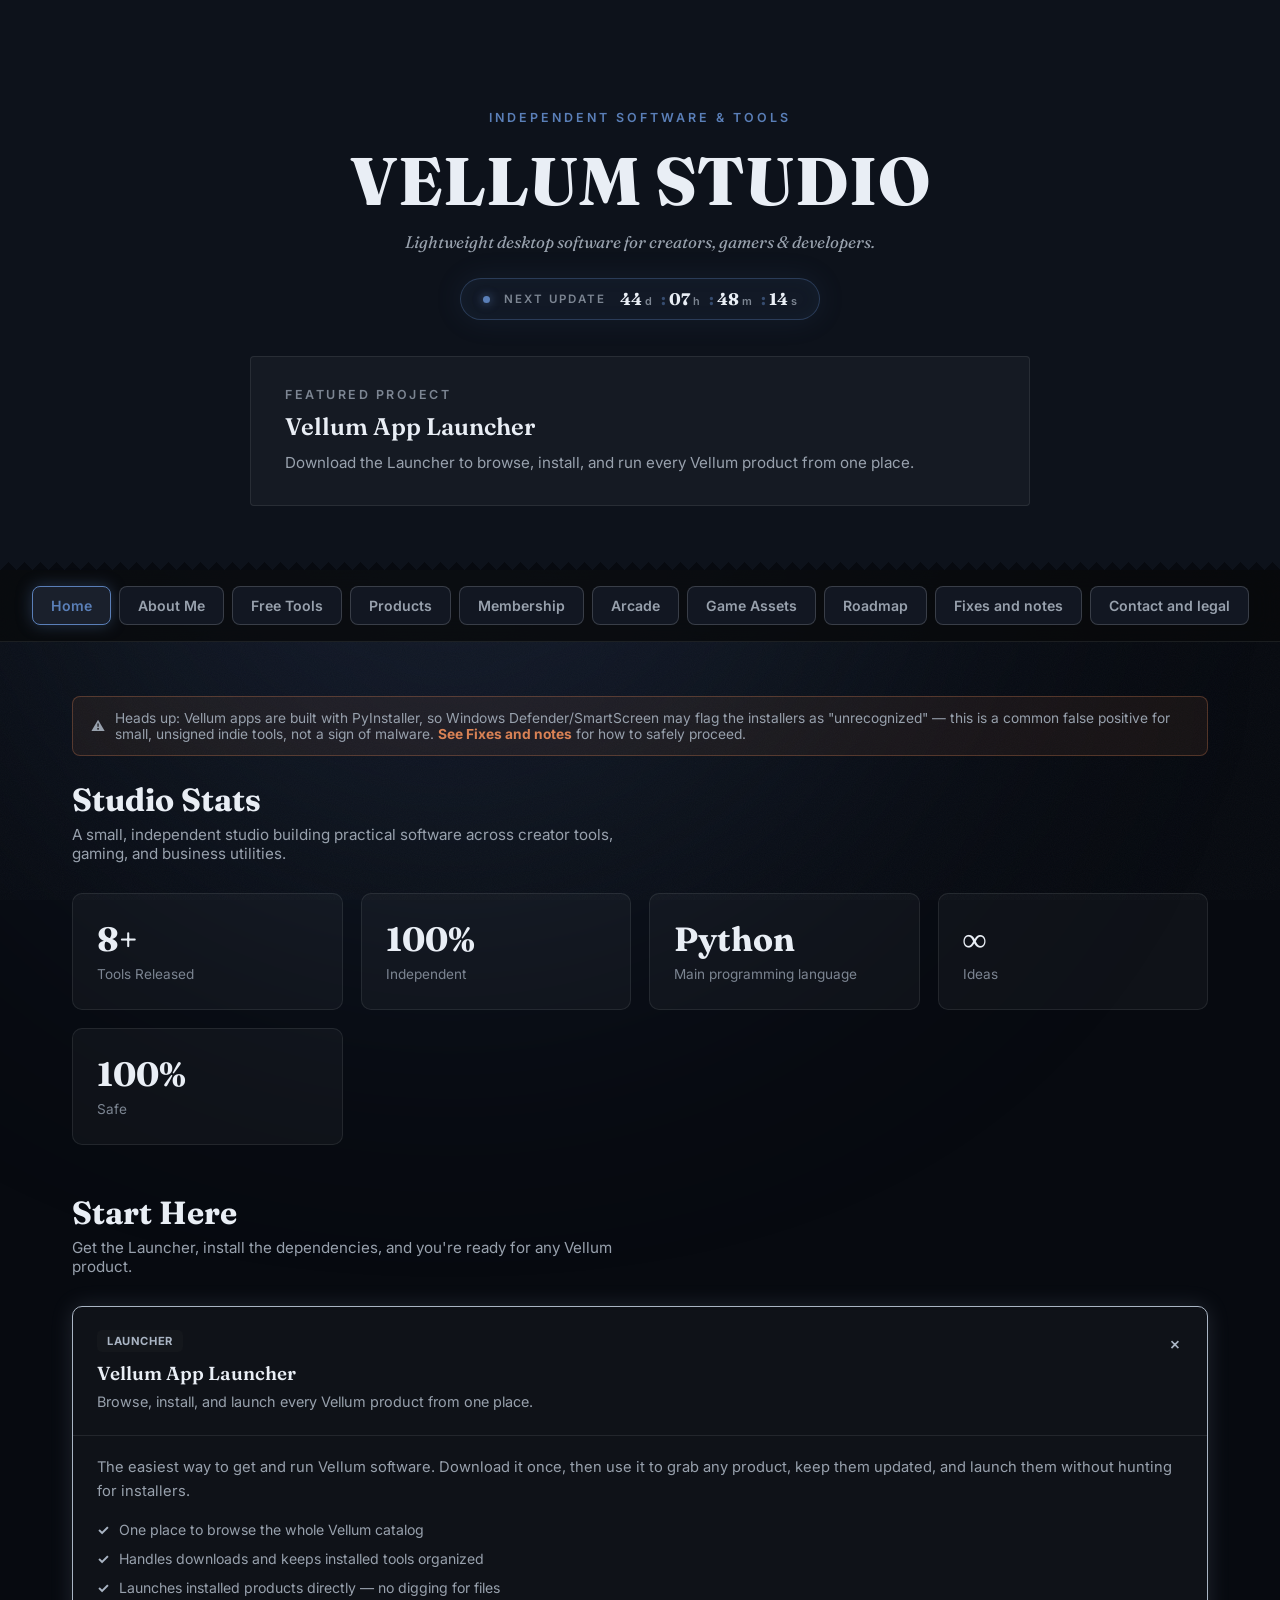
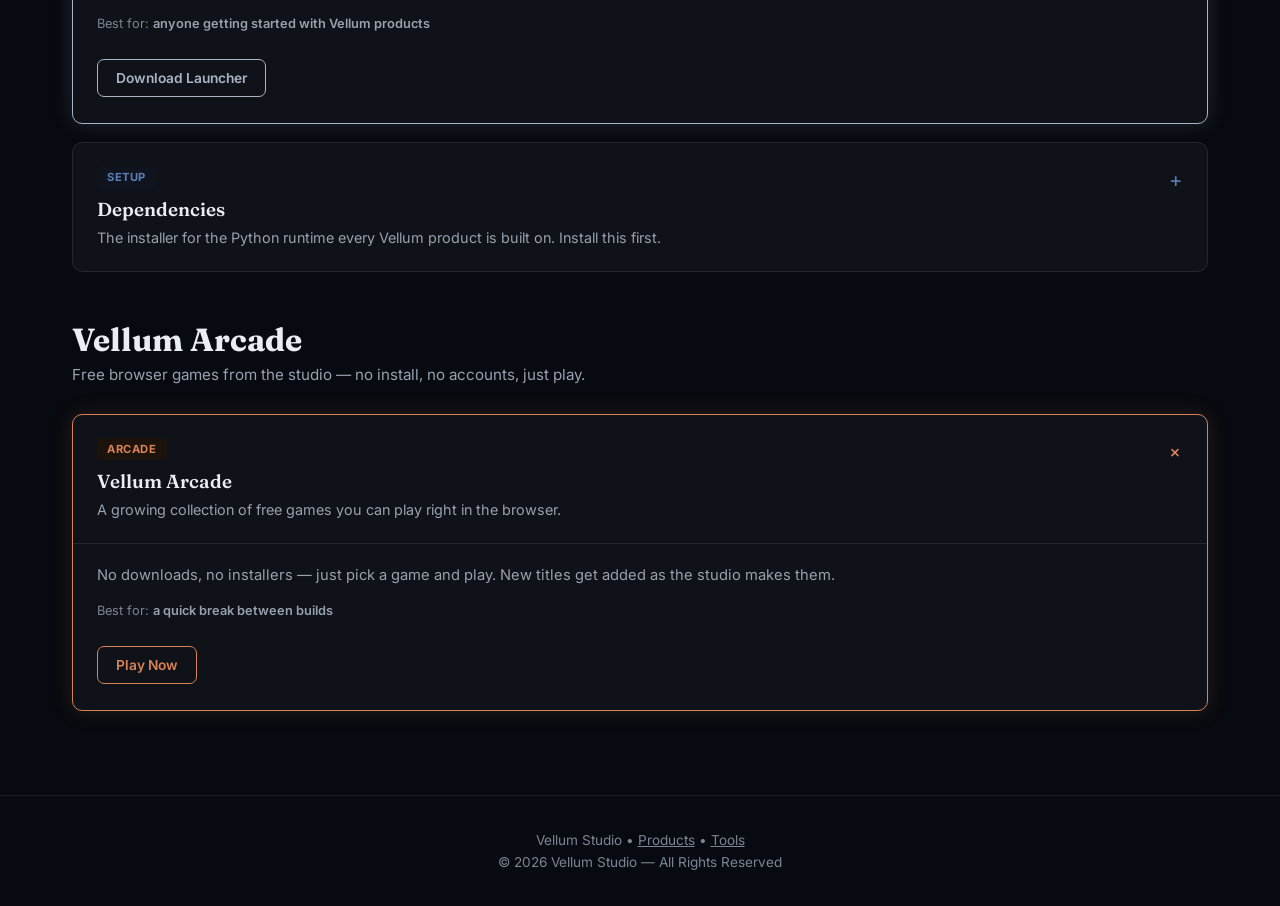
<file: index.html>
<!DOCTYPE html>
<html lang="en">
<head>
<meta charset="UTF-8">
<meta name="viewport" content="width=device-width, initial-scale=1.0">
<title>Vellum Studio — Lightweight Desktop Software for Creators &amp; Developers</title>
<meta name="description" content="Vellum Studio makes lightweight desktop software for creators, gamers, and developers — including a video editor, screen recorder, audio converter, and more. Built in Python. Free tools included.">
<meta property="og:title" content="Vellum Studio — Lightweight Desktop Software">
<meta property="og:description" content="Practical desktop tools for creators, gamers, and developers. Lightweight, independent, Python-built.">
<meta property="og:url" content="https://vellumtech55.github.io/vellum/">
<meta property="og:type" content="website">
<link rel="canonical" href="https://vellumtech55.github.io/vellum/">
<link rel="icon" type="image/svg+xml" href="[data-uri]">
<link rel="preconnect" href="https://fonts.googleapis.com">
<link href="https://fonts.googleapis.com/css2?family=Fraunces:ital,wght@0,500;0,600;0,800;1,500&family=Inter:wght@300;400;500;600;800&display=swap" rel="stylesheet">
<style>
*{margin:0;padding:0;box-sizing:border-box}

:root{
  --ink-950:#070a10;
  --ink-900:#0d121b;
  --ink-850:#121722;
  --ink-800:#1a202c;
  --line:rgba(233,238,245,.09);
  --line-strong:rgba(233,238,245,.18);
  --text:#e9eef5;
  --text-dim:#98a1ad;
  --text-faint:#7c8592;

  --navy:#5a7fb8;
  --navy-dim:rgba(90,127,184,.35);
  --navy-bg:#10141f;

  --copper:#d98255;
  --copper-dim:rgba(217,130,85,.35);
  --copper-bg:#1c130c;

  --teal:#33b8b0;
  --teal-dim:rgba(51,184,176,.35);
  --teal-bg:#0b1817;

  --silver:#aab5c4;
  --silver-dim:rgba(170,181,196,.35);
  --silver-bg:#14171c;

  --font-display:'Fraunces',serif;
  --font-body:'Inter',sans-serif;
}

body{
  font-family:var(--font-body);
  background:var(--ink-950);
  color:var(--text);
  overflow-x:hidden;
}

.bg-glow{
  position:fixed;
  inset:0;
  z-index:-3;
}
.bg-glow::before{
  content:"";
  position:absolute;
  width:900px;
  height:900px;
  border-radius:50%;
  filter:blur(170px);
  background:rgba(90,127,184,.16);
  animation:float 18s ease-in-out infinite;
}
.bg-glow.copper::before{ background:rgba(217,130,85,.18); }
.bg-glow.teal::before{ background:rgba(51,184,176,.14); }
.bg-glow.silver::before { background:rgba(170,181,196,.16); }

@keyframes float{
  0%  {transform:translate(-10%,-10%) scale(1)}
  50% {transform:translate(35%,20%) scale(1.25)}
  100%{transform:translate(-10%,-10%) scale(1)}
}

.grid-bg{
  position:fixed;
  inset:0;
  z-index:-2;
  opacity:.06;
  background-image:
    linear-gradient(rgba(255,255,255,.12) 1px,transparent 1px),
    linear-gradient(90deg,rgba(255,255,255,.12) 1px,transparent 1px);
  background-size:45px 45px;
}

.grain{
  position:fixed;
  inset:0;
  z-index:-1;
  pointer-events:none;
  opacity:.035;
  background-image:url("data:image/svg+xml,%3Csvg viewBox='0 0 200 200' xmlns='http://www.w3.org/2000/svg'%3E%3Cfilter id='n'%3E%3CfeTurbulence type='fractalNoise' baseFrequency='0.85' numOctaves='4' stitchTiles='stitch'/%3E%3C/filter%3E%3Crect width='100%25' height='100%25' filter='url(%23n)'/%3E%3C/svg%3E");
  background-repeat:repeat;
  background-size:180px 180px;
}

.deckle{
  height:16px;
  width:100%;
  background-color:var(--ink-950);
  background-image:
    linear-gradient(135deg, var(--ink-900) 50%, transparent 50%),
    linear-gradient(-135deg, var(--ink-900) 50%, transparent 50%);
  background-position:0 0,0 0;
  background-size:16px 16px;
  background-repeat:repeat-x;
}

header{
  text-align:center;
  padding:110px 20px 0;
  background:var(--ink-900);
}

.eyebrow{
  font-size:.78rem;
  letter-spacing:3px;
  text-transform:uppercase;
  color:var(--navy);
  font-weight:600;
  margin-bottom:14px;
}

header h1{
  font-family:var(--font-display);
  font-size:4.2rem;
  font-weight:800;
  letter-spacing:1px;
}

header h1 a{
  color:inherit;
  text-decoration:none;
}

header p.tagline{
  color:var(--text-dim);
  margin-top:10px;
  font-size:1.05rem;
  font-family:var(--font-display);
  font-style:italic;
}

.header-countdown{
  display:inline-flex;
  align-items:center;
  gap:14px;
  margin:26px auto 0;
  padding:10px 22px;
  border-radius:100px;
  background:rgba(90,127,184,.07);
  border:1px solid var(--navy-dim);
  box-shadow:0 0 30px rgba(90,127,184,.10), inset 0 0 18px rgba(90,127,184,.05);
}

.header-countdown .hc-dot{
  width:7px;
  height:7px;
  border-radius:50%;
  background:var(--navy);
  box-shadow:0 0 8px 2px var(--navy-dim);
  animation:hc-pulse 2s ease-in-out infinite;
  flex-shrink:0;
}
@keyframes hc-pulse{
  0%,100%{ opacity:1; }
  50%{ opacity:.35; }
}

.header-countdown .hc-label{
  font-size:.72rem;
  letter-spacing:2px;
  text-transform:uppercase;
  color:var(--text-faint);
  font-weight:600;
  white-space:nowrap;
}

.header-countdown .hc-time{
  display:flex;
  align-items:baseline;
  gap:3px;
  font-family:var(--font-display);
  font-weight:700;
  color:var(--text);
  font-variant-numeric:tabular-nums;
}
.header-countdown .hc-time .hc-num{ font-size:1.05rem; }
.header-countdown .hc-time .hc-unit{
  font-family:var(--font-body);
  font-size:.68rem;
  color:var(--text-faint);
  font-weight:600;
  margin-right:6px;
}
.header-countdown .hc-time .hc-unit:last-child{ margin-right:0; }
.header-countdown .hc-sep{ color:var(--navy); opacity:.5; }

@media(max-width:560px){
  .header-countdown{
    flex-wrap:wrap;
    justify-content:center;
    gap:8px 14px;
    padding:12px 20px;
    margin-top:20px;
  }
  .header-countdown .hc-sep{ display:none; }
}

.hero{
  max-width:780px;
  margin:36px auto 0;
  padding:30px 34px;
  border-radius:4px;
  background:rgba(255,255,255,.035);
  border:1px solid var(--line);
  text-align:left;
}

.hero h2{font-size:.78rem;color:var(--text-faint);text-transform:uppercase;letter-spacing:2.5px;margin-bottom:10px;font-weight:600}
.hero h3{font-family:var(--font-display);font-size:1.5rem;margin-bottom:10px;font-weight:600}
.hero p{color:var(--text-dim);font-size:.95rem;line-height:1.6}

header .deckle-spacer{ height:48px; }

nav{
  display:flex;
  justify-content:center;
  gap:8px;
  flex-wrap:wrap;
  padding:16px 20px;
  position:sticky;
  top:0;
  backdrop-filter:blur(14px);
  background:rgba(8,9,11,.78);
  z-index:10;
  border-bottom:1px solid var(--line);
}

.nav-link{
  padding:10px 18px;
  border-radius:8px;
  border:1px solid var(--line-strong);
  background:var(--ink-850);
  color:var(--text-dim);
  cursor:pointer;
  transition:.2s;
  font-size:.88rem;
  font-weight:600;
  font-family:var(--font-body);
  text-decoration:none;
  display:inline-block;
}

.nav-link:hover{
  transform:translateY(-1px);
  color:var(--text);
  border-color:var(--text-faint);
}

.nav-link.active{ background:var(--ink-800); }
.nav-link.active[data-accent="navy"]   { border-color:var(--navy);    color:var(--navy);    box-shadow:0 0 16px var(--navy-dim); }
.nav-link.active[data-accent="copper"]{ border-color:var(--copper); color:var(--copper); box-shadow:0 0 16px var(--copper-dim); }
.nav-link.active[data-accent="teal"]{ border-color:var(--teal); color:var(--teal); box-shadow:0 0 16px var(--teal-dim); }
.nav-link.active[data-accent="silver"] { border-color:var(--silver);  color:var(--silver);  box-shadow:0 0 16px var(--silver-dim); }

main{
  max-width:1180px;
  margin:auto;
  padding:54px 22px 84px;
  animation:.3s fade ease;
}
@keyframes fade{
  from{opacity:0;transform:translateY(8px)}
  to  {opacity:1;transform:translateY(0)}
}

.section-title{
  font-family:var(--font-display);
  font-size:2rem;
  font-weight:700;
  margin-bottom:6px;
}
.section-sub{
  color:var(--text-dim);
  font-size:.95rem;
  margin-bottom:30px;
  max-width:560px;
}

.grid-cards{
  display:grid;
  grid-template-columns:repeat(auto-fit,minmax(260px,1fr));
  gap:18px;
  margin-top:4px;
}

.card{
  background:rgba(255,255,255,.035);
  border:1px solid var(--line);
  border-radius:10px;
  padding:24px;
  transition:.22s;
}
.card:hover{ transform:translateY(-4px); border-color:var(--line-strong); }

.theme-navy .card:hover    { border-color:var(--navy);    box-shadow:0 0 22px rgba(90,127,184,.14); }
.theme-copper .card:hover { border-color:var(--copper); box-shadow:0 0 22px rgba(217,130,85,.16); }
.theme-teal .card:hover { border-color:var(--teal); box-shadow:0 0 22px rgba(51,184,176,.14); }
.theme-silver .card:hover  { border-color:var(--silver);  box-shadow:0 0 22px rgba(170,181,196,.16); }

.card h3{ font-family:var(--font-display); font-size:1.18rem; font-weight:600; margin-bottom:8px; }
.card p{ color:var(--text-dim); font-size:.92rem; line-height:1.55; }

.badge{
  display:inline-block;
  padding:4px 10px;
  border-radius:5px;
  font-size:.7rem;
  font-weight:700;
  letter-spacing:.6px;
  text-transform:uppercase;
  margin-bottom:10px;
}
.badge.navy{ background:var(--navy-bg); color:var(--navy); }
.badge.copper{ background:var(--copper-bg); color:var(--copper); }
.badge.teal{ background:var(--teal-bg); color:var(--teal); }
.badge.silver{ background:var(--silver-bg); color:var(--silver); }

.stat-card h3{ font-family:var(--font-display); font-size:2.1rem; font-weight:700; margin-bottom:4px; }
.stat-card p{ color:var(--text-faint); font-size:.85rem; }

.main-btn{
  display:inline-block;
  margin-top:14px;
  padding:10px 18px;
  border-radius:7px;
  text-decoration:none;
  font-weight:600;
  font-size:.86rem;
  cursor:pointer;
  transition:.2s;
  font-family:var(--font-body);
  border:1px solid transparent;
}
.btn-navy   { background:transparent; color:var(--navy);    border-color:var(--navy); }
.btn-navy:hover   { background:var(--navy);    color:#0d121b; }
.btn-copper{ background:transparent; color:var(--copper); border-color:var(--copper); }
.btn-copper:hover{ background:var(--copper); color:#1f1006; }
.btn-teal{ background:transparent; color:var(--teal); border-color:var(--teal); }
.btn-teal:hover{ background:var(--teal); color:#041615; }
.btn-silver { background:transparent; color:var(--silver);  border-color:var(--silver); }
.btn-silver:hover { background:var(--silver);  color:#12151a; }

.roadmap{ display:flex; flex-direction:column; gap:12px; }
.step{
  padding:16px 20px;
  border-left:3px solid var(--navy);
  background:rgba(255,255,255,.03);
  border-radius:6px;
  font-size:.93rem;
  color:var(--text-dim);
}
.step b{ color:var(--text); }

form{ display:flex; flex-direction:column; gap:12px; margin-bottom:32px; }
input,textarea{
  background:var(--ink-900);
  border:1px solid var(--line-strong);
  color:var(--text);
  padding:13px 15px;
  border-radius:7px;
  font-size:.95rem;
  font-family:var(--font-body);
}
textarea{ min-height:150px; resize:vertical; }
input:focus,textarea:focus{ outline:none; border-color:var(--navy); }

.legal-box{
  background:rgba(255,255,255,.025);
  border:1px solid var(--line);
  border-radius:10px;
  padding:26px;
  line-height:1.75;
  color:var(--text-faint);
  font-size:.88rem;
}
.legal-box h3{ font-family:var(--font-display); color:var(--text-dim); margin-bottom:14px; }

footer{
  text-align:center;
  padding:36px 20px;
  color:var(--text-faint);
  border-top:1px solid var(--line);
  font-size:.85rem;
}
footer a{ color:var(--text-faint); }
footer a:hover{ color:var(--navy); }

.tool-card{
  background:rgba(255,255,255,.035);
  border:1px solid var(--line);
  border-radius:10px;
  overflow:hidden;
}
.tool-card > summary{
  list-style:none;
  cursor:pointer;
  padding:22px 24px;
  display:flex;
  align-items:center;
  justify-content:space-between;
  gap:12px;
}
.tool-card > summary::-webkit-details-marker{ display:none; }
.tool-card > summary .tool-meta h3{ font-family:var(--font-display); font-size:1.1rem; margin-bottom:4px; }
.tool-card > summary .tool-meta p{ color:var(--text-dim); font-size:.88rem; }
.tool-card > summary .chevron{ color:var(--silver); font-size:1.3rem; transition:.2s; flex-shrink:0; }
.tool-card[open] > summary .chevron{ transform:rotate(45deg); }
.tool-card[open]{ border-color:var(--silver); box-shadow:0 0 22px rgba(170,181,196,.13); }

.tool-body{ padding:0 24px 26px; border-top:1px solid var(--line); padding-top:20px; }

.tool-row{ display:flex; gap:10px; flex-wrap:wrap; align-items:center; margin-bottom:12px; }
.tool-row label{ font-size:.82rem; color:var(--text-dim); display:flex; align-items:center; gap:6px; }
.tool-stats{ display:flex; gap:22px; flex-wrap:wrap; margin-top:12px; }
.tool-stats div{ font-size:.8rem; color:var(--text-faint); }
.tool-stats span{ display:block; font-family:var(--font-display); font-size:1.4rem; color:var(--text); font-weight:600; }

.tool-out{
  background:var(--ink-950);
  border:1px solid var(--line-strong);
  border-radius:7px;
  padding:14px 16px;
  font-family:ui-monospace,monospace;
  font-size:.85rem;
  color:var(--text-dim);
  white-space:pre-wrap;
  word-break:break-word;
  min-height:44px;
}
.tool-out.error{ color:var(--copper); }
.tool-out.pass{ color:var(--teal); }

.btn-small{
  padding:8px 14px;
  border-radius:6px;
  border:1px solid var(--silver);
  background:transparent;
  color:var(--silver);
  font-size:.83rem;
  font-weight:600;
  cursor:pointer;
  font-family:var(--font-body);
  transition:.2s;
}
.btn-small:hover{ background:var(--silver); color:#12151a; }

.swatch-pair{ display:flex; gap:14px; align-items:center; flex-wrap:wrap; }
.swatch-pair .pair-block{ display:flex; align-items:center; gap:8px; background:var(--ink-950); border:1px solid var(--line-strong); padding:8px 10px; border-radius:7px; }
.swatch-pair input[type=color]{ width:34px; height:34px; border:none; border-radius:5px; background:none; cursor:pointer; padding:0; }
.swatch-pair input[type=text]{ width:90px; padding:6px 8px; font-size:.82rem; }

.preview-text{ margin-top:14px; padding:16px; border-radius:7px; font-size:1rem; font-weight:600; text-align:center; }

.range-row{ display:flex; align-items:center; gap:10px; flex:1; min-width:180px; }
.range-row input[type=range]{ flex:1; accent-color:var(--silver); }
.checkbox-row{ display:flex; gap:16px; flex-wrap:wrap; margin-bottom:14px; }
.checkbox-row label{ font-size:.85rem; color:var(--text-dim); display:flex; align-items:center; gap:6px; cursor:pointer; }

.product-card{
  background:rgba(255,255,255,.035);
  border:1px solid var(--line);
  border-radius:10px;
  overflow:hidden;
  transition:.22s;
}
.product-card:hover{ transform:translateY(-2px); border-color:var(--line-strong); }

.product-card > summary{
  list-style:none;
  cursor:pointer;
  padding:22px 24px;
  display:flex;
  align-items:flex-start;
  justify-content:space-between;
  gap:16px;
}
.product-card > summary::-webkit-details-marker{ display:none; }

.product-summary-left{ flex:1; min-width:0; }
.product-summary-left h3{ font-family:var(--font-display); font-size:1.18rem; font-weight:600; margin-bottom:6px; }
.product-summary-left p{ color:var(--text-dim); font-size:.9rem; line-height:1.5; }

.product-card .chevron{ font-size:1.3rem; transition:.2s; flex-shrink:0; color:var(--text-faint); margin-top:2px; }
.product-card[open] .chevron{ transform:rotate(45deg); }

.product-card--navy[open]   { border-color:var(--navy);    box-shadow:0 0 22px rgba(90,127,184,.14); }
.product-card--navy .chevron{ color:var(--navy); }
.product-card--copper[open]{ border-color:var(--copper); box-shadow:0 0 22px rgba(217,130,85,.16); }
.product-card--copper .chevron{ color:var(--copper); }
.product-card--teal[open]{ border-color:var(--teal); box-shadow:0 0 22px rgba(51,184,176,.14); }
.product-card--teal .chevron{ color:var(--teal); }
.product-card--silver[open] { border-color:var(--silver);  box-shadow:0 0 22px rgba(170,181,196,.16); }
.product-card--silver .chevron{ color:var(--silver); }

.product-body{ padding:0 24px 26px; border-top:1px solid var(--line); padding-top:20px; }
.product-desc{ color:var(--text-dim); font-size:.92rem; line-height:1.6; margin-bottom:16px; }

.feature-list{ list-style:none; display:flex; flex-direction:column; gap:8px; margin-bottom:18px; }
.feature-list li{ font-size:.88rem; color:var(--text-dim); padding-left:22px; position:relative; line-height:1.5; }
.feature-list li::before{ content:"✓"; position:absolute; left:0; font-weight:700; }
.product-card--navy .feature-list li::before   { color:var(--navy); }
.product-card--copper .feature-list li::before{ color:var(--copper); }
.product-card--teal .feature-list li::before{ color:var(--teal); }
.product-card--silver .feature-list li::before { color:var(--silver); }

.product-meta-row{ display:flex; align-items:center; justify-content:space-between; flex-wrap:wrap; gap:8px 16px; margin-bottom:14px; font-size:.8rem; color:var(--text-faint); }
.product-meta-row .best-for b{ color:var(--text-dim); font-weight:600; }

.about-header{ display:flex; gap:28px; align-items:flex-start; flex-wrap:wrap; }
.about-intro{ flex:1; min-width:260px; }
.about-intro h3{ font-family:var(--font-display); font-size:1.6rem; font-weight:600; margin-bottom:10px; }
.about-intro p{ color:var(--text-dim); font-size:.95rem; line-height:1.65; margin-bottom:14px; }

.tech-badges{ display:flex; flex-wrap:wrap; gap:8px; margin-top:4px; margin-bottom:16px; }
.tech-badge{ background:var(--ink-900); border:1px solid var(--line-strong); color:var(--text-dim); padding:6px 13px; border-radius:20px; font-size:.78rem; font-weight:600; }

.social-links{ display:flex; flex-wrap:wrap; gap:10px; }
.social-links a{ color:var(--text-dim); text-decoration:none; font-size:.86rem; font-weight:600; border:1px solid var(--line-strong); padding:9px 16px; border-radius:7px; transition:.2s; }
.social-links a:hover{ border-color:var(--navy); color:var(--navy); }

.notice-banner{ display:flex; align-items:center; gap:10px; border-radius:8px; padding:13px 18px; margin-bottom:24px; font-size:.86rem; color:var(--text-dim); border:1px solid; }
.notice-banner a{ font-weight:700; text-decoration:none; }
.notice-banner a:hover{ text-decoration:underline; }
.notice-navy{ background:rgba(216,169,85,.07); border-color:rgba(216,169,85,.3); }
.notice-navy a{ color:var(--navy); }
.notice-copper{ background:rgba(217,130,85,.08); border-color:rgba(217,130,85,.3); }
.notice-copper a{ color:var(--copper); }
.notice-teal{ background:rgba(51,184,176,.08); border-color:rgba(43,214,163,.3); }
.notice-teal a{ color:var(--teal); }

.faq-list{ display:flex; flex-direction:column; gap:10px; margin-bottom:32px; }
.faq-item{ background:rgba(255,255,255,.03); border:1px solid var(--line); border-radius:8px; overflow:hidden; }
.faq-item summary{ list-style:none; cursor:pointer; padding:16px 20px; font-weight:600; font-size:.94rem; display:flex; justify-content:space-between; align-items:center; }
.faq-item summary::-webkit-details-marker{ display:none; }
.faq-item summary .chevron{ color:var(--navy); transition:.2s; }
.faq-item[open] summary .chevron{ transform:rotate(45deg); }
.faq-item p{ padding:0 20px 18px; color:var(--text-dim); font-size:.88rem; line-height:1.6; }

.secret-mode{ filter:hue-rotate(180deg); }

.skip-link{
  position:absolute;
  left:-9999px;
  top:0;
  background:var(--navy);
  color:#0d121b;
  padding:10px 16px;
  z-index:100;
  border-radius:0 0 6px 0;
  font-weight:600;
  text-decoration:none;
}
.skip-link:focus{ left:0; }

a:focus-visible, button:focus-visible, summary:focus-visible, input:focus-visible, [tabindex]:focus-visible{
  outline:2px solid var(--navy);
  outline-offset:2px;
}

@media (prefers-reduced-motion: reduce){
  .bg-glow::before{ animation:none; }
  main{ animation:none; }
}

@media(max-width:680px){
  header h1{ font-size:2.6rem; }
  main{ padding:40px 16px 64px; }
  .tool-card > summary{ padding:18px; }
}

</style>
</head>
<body>

<a class="skip-link" href="#main-content">Skip to content</a>

<div class="bg-glow" id="bg"></div>
<div class="grid-bg"></div>
<div class="grain"></div>

<header>
  <p class="eyebrow">Independent software &amp; tools</p>
  <h1><a href="index.html">VELLUM STUDIO</a></h1>
  <p class="tagline">Lightweight desktop software for creators, gamers &amp; developers.</p>

  <div class="header-countdown" aria-label="Countdown to next update">
    <span class="hc-dot" aria-hidden="true"></span>
    <span class="hc-label">Next Update</span>
    <span class="hc-time">
      <span class="hc-num" id="hc-days">00</span><span class="hc-unit">d</span><span class="hc-sep">:</span>
      <span class="hc-num" id="hc-hours">00</span><span class="hc-unit">h</span><span class="hc-sep">:</span>
      <span class="hc-num" id="hc-mins">00</span><span class="hc-unit">m</span><span class="hc-sep">:</span>
      <span class="hc-num" id="hc-secs">00</span><span class="hc-unit">s</span>
    </span>
  </div>

  <div class="hero">
    <h2>Featured Project</h2>
    <h3>Vellum App Launcher</h3>
    <p>Download the Launcher to browse, install, and run every Vellum product from one place.</p>
  </div>
  <div class="deckle-spacer"></div>
</header>
<div class="deckle"></div>

<nav aria-label="Primary">
  <a class="nav-link active" data-accent="navy" href="index.html">Home</a>
  <a class="nav-link" data-accent="navy" href="about.html">About Me</a>
  <a class="nav-link" data-accent="silver" href="tools.html">Free Tools</a>
  <a class="nav-link" data-accent="navy" href="products.html">Products</a>
  <a class="nav-link" data-accent="navy" href="membership.html">Membership</a>
  <a class="nav-link" data-accent="copper" href="arcade.html">Arcade</a>
  <a class="nav-link" data-accent="teal" href="game_assets.html">Game Assets</a>
  <a class="nav-link" data-accent="navy" href="roadmap.html">Roadmap</a>
  <a class="nav-link" data-accent="navy" href="fixes.html">Fixes and notes</a>
  <a class="nav-link" data-accent="navy" href="contact.html">Contact and legal</a>
</nav>

<main id="main-content" class="theme-navy">
  <div class="notice-banner notice-copper" role="note">
    <span aria-hidden="true">⚠️</span>
    <span>Heads up: Vellum apps are built with PyInstaller, so Windows Defender/SmartScreen may flag the installers as "unrecognized" — this is a common false positive for small, unsigned indie tools, not a sign of malware. <a href="fixes.html">See Fixes and notes</a> for how to safely proceed.</span>
  </div>

  <h2 class="section-title">Studio Stats</h2>
  <p class="section-sub">A small, independent studio building practical software across creator tools, gaming, and business utilities.</p>
  <div class="grid-cards">
    <div class="card stat-card"><h3>8+</h3><p>Tools Released</p></div>
    <div class="card stat-card"><h3>100%</h3><p>Independent</p></div>
    <div class="card stat-card"><h3>Python</h3><p>Main programming language</p></div>
    <div class="card stat-card"><h3>&#8734;</h3><p>Ideas</p></div>
    <div class="card stat-card"><h3>100%</h3><p>Safe</p></div>
  </div>

  <h2 class="section-title" style="margin-top:48px">Start Here</h2>
  <p class="section-sub">Get the Launcher, install the dependencies, and you're ready for any Vellum product.</p>
  <div class="grid-cards" style="grid-template-columns:1fr">
    <details class="product-card product-card--silver" open aria-label="Vellum App Launcher — browse, install, and launch all Vellum products from one place">
      <summary>
        <div class="product-summary-left">
          <span class="badge silver">LAUNCHER</span>
          <h3>Vellum App Launcher</h3>
          <p>Browse, install, and launch every Vellum product from one place.</p>
        </div>
        <span class="chevron">+</span>
      </summary>
      <div class="product-body">
        <p class="product-desc">The easiest way to get and run Vellum software. Download it once, then use it to grab any product, keep them updated, and launch them without hunting for installers.</p>
        <ul class="feature-list">
          <li>One place to browse the whole Vellum catalog</li>
          <li>Handles downloads and keeps installed tools organized</li>
          <li>Launches installed products directly — no digging for files</li>
        </ul>
        <div class="product-meta-row">
          <span class="best-for">Best for: <b>anyone getting started with Vellum products</b></span>
        </div>
        <a class="main-btn btn-silver" href="https://vellumtech.gumroad.com/l/lbqfqd" target="_blank" rel="noopener">Download Launcher</a>
      </div>
    </details>
    <details class="product-card product-card--navy" id="dependencies-card" aria-label="Vellum Dependencies — Python runtime installer required before any Vellum product will run">
      <summary>
        <div class="product-summary-left">
          <span class="badge navy">SETUP</span>
          <h3>Dependencies</h3>
          <p>The installer for the Python runtime every Vellum product is built on. Install this first.</p>
        </div>
        <span class="chevron">+</span>
      </summary>
      <div class="product-body">
        <p class="product-desc">A one-time installer that sets up the shared Python runtime and libraries every Vellum product depends on. Run it once, then any Vellum tool you install afterward will just work.</p>
        <ul class="feature-list">
          <li>Installs the exact runtime version every Vellum app is tested against</li>
          <li>One install covers every current and future Vellum product</li>
          <li>Takes under a minute on most machines</li>
        </ul>
        <div class="product-meta-row">
          <span class="best-for">Best for: <b>anyone installing a Vellum product for the first time</b></span>
        </div>
        <a class="main-btn btn-navy" href="https://vellumtech.gumroad.com/l/zroor" target="_blank" rel="noopener">View Product</a>
      </div>
    </details>
  </div>

  <h2 class="section-title" style="margin-top:48px">Vellum Arcade</h2>
  <p class="section-sub">Free browser games from the studio — no install, no accounts, just play.</p>
  <div class="grid-cards" style="grid-template-columns:1fr">
    <details class="product-card product-card--copper" open aria-label="Vellum Arcade — free browser games from Vellum Studio">
      <summary>
        <div class="product-summary-left">
          <span class="badge copper">ARCADE</span>
          <h3>Vellum Arcade</h3>
          <p>A growing collection of free games you can play right in the browser.</p>
        </div>
        <span class="chevron">+</span>
      </summary>
      <div class="product-body">
        <p class="product-desc">No downloads, no installers — just pick a game and play. New titles get added as the studio makes them.</p>
        <div class="product-meta-row">
          <span class="best-for">Best for: <b>a quick break between builds</b></span>
        </div>
        <a class="main-btn btn-copper" href="arcade.html">Play Now</a>
      </div>
    </details>
  </div>
</main>

<footer>
  <p>Vellum Studio &bull; <a href="products.html">Products</a> &bull; <a href="tools.html">Tools</a></p>
  <p style="margin-top:6px">&#169; 2026 Vellum Studio — All Rights Reserved</p>
</footer>

<script>
const secret = [];
document.addEventListener("keydown", e => {
  secret.push(e.key.toLowerCase());
  if(secret.slice(-6).join("") === "vellum")
    document.body.classList.toggle("secret-mode");
});

</script>

<script>
(function(){
  // Anchor date for the update cycle — change this to your last real
  // release date any time; the countdown keeps looping from it forever.
  const CYCLE_START = new Date("2026-07-22T00:00:00Z").getTime();
  const CYCLE_DAYS  = 45; // 1.5 months
  const CYCLE_MS    = CYCLE_DAYS * 24 * 60 * 60 * 1000;

  const elDays  = document.getElementById("hc-days");
  const elHours = document.getElementById("hc-hours");
  const elMins  = document.getElementById("hc-mins");
  const elSecs  = document.getElementById("hc-secs");

  function pad(n){ return String(n).padStart(2,"0"); }

  function tick(){
    const now = Date.now();
    const elapsedInCycle = (now - CYCLE_START) % CYCLE_MS;
    const remaining = CYCLE_MS - elapsedInCycle;

    elDays.textContent  = pad(Math.floor(remaining / 86400000));
    elHours.textContent = pad(Math.floor((remaining / 3600000) % 24));
    elMins.textContent  = pad(Math.floor((remaining / 60000) % 60));
    elSecs.textContent  = pad(Math.floor((remaining / 1000) % 60));
  }

  tick();
  setInterval(tick, 1000);
})();
</script>
</body>
</html>
</file>
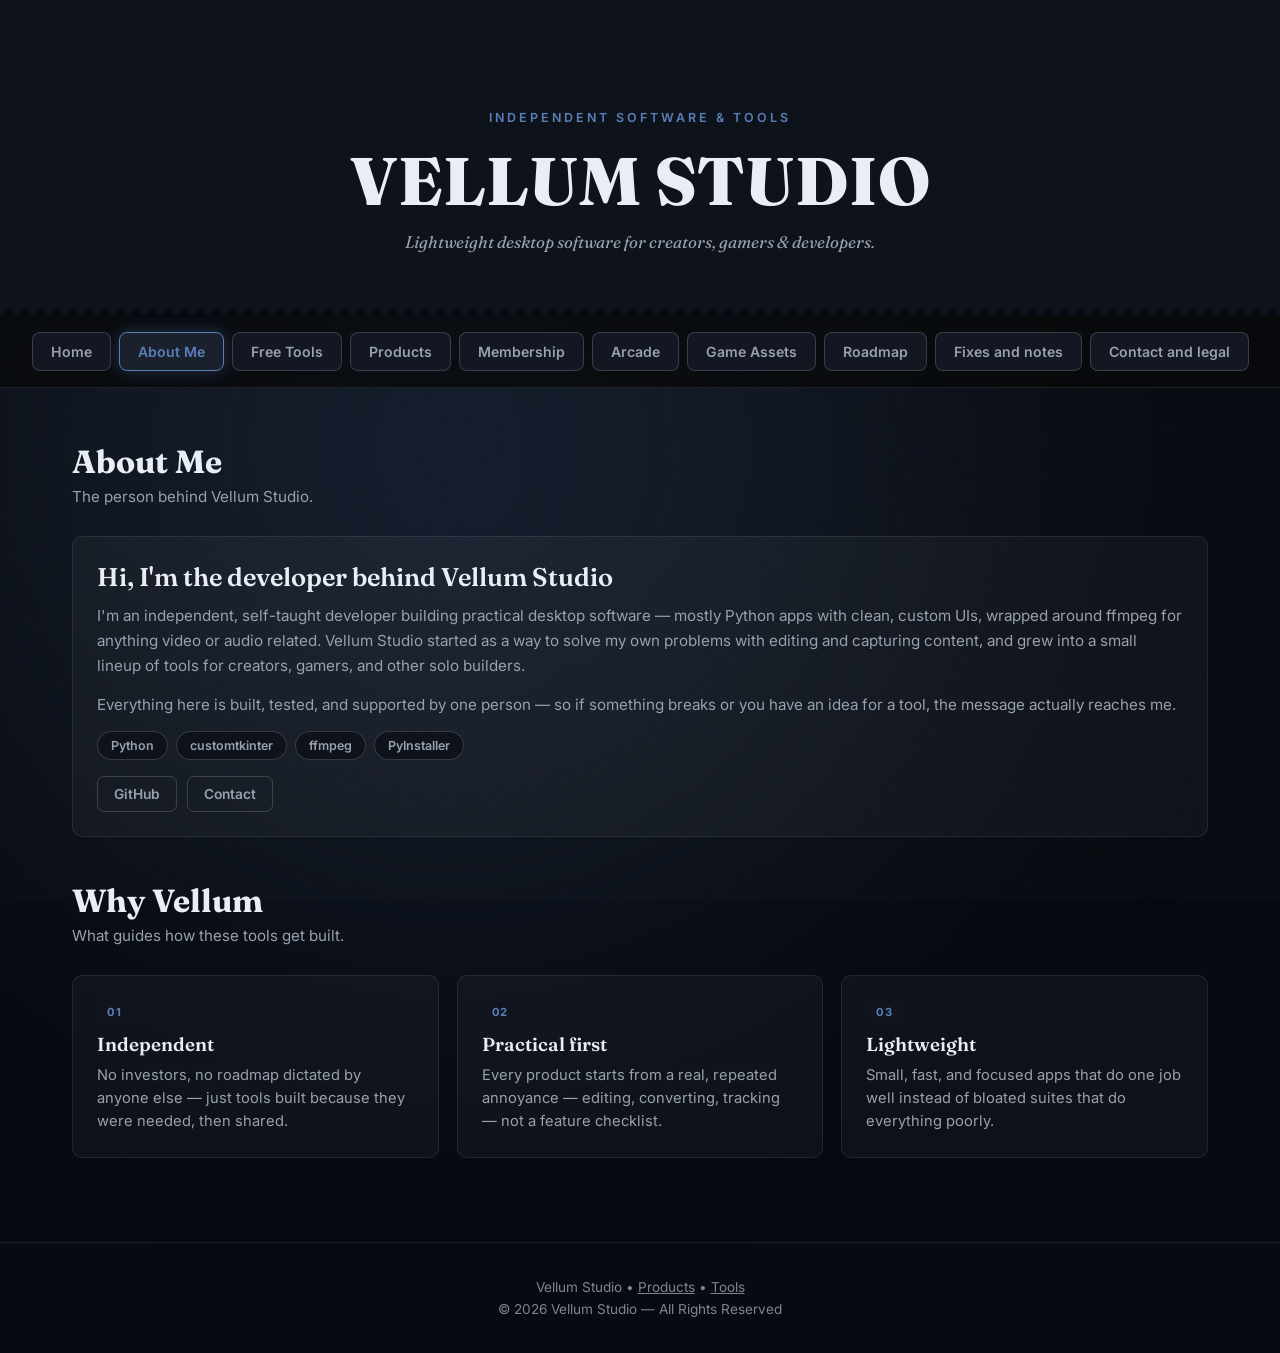
<file: about.html>
<!DOCTYPE html>
<html lang="en">
<head>
<meta charset="UTF-8">
<meta name="viewport" content="width=device-width, initial-scale=1.0">
<title>About — Vellum Studio</title>
<meta name="description" content="Meet the independent, self-taught developer behind Vellum Studio — building lightweight Python desktop tools for creators, gamers, and developers.">
<meta property="og:title" content="About — Vellum Studio">
<meta property="og:description" content="Meet the independent developer behind Vellum Studio's lineup of lightweight desktop tools.">
<meta property="og:url" content="https://vellumtech55.github.io/vellum/about.html">
<meta property="og:type" content="website">
<link rel="canonical" href="https://vellumtech55.github.io/vellum/about.html">
<link rel="icon" type="image/svg+xml" href="[data-uri]">
<link rel="preconnect" href="https://fonts.googleapis.com">
<link href="https://fonts.googleapis.com/css2?family=Fraunces:ital,wght@0,500;0,600;0,800;1,500&family=Inter:wght@300;400;500;600;800&display=swap" rel="stylesheet">
<style>
*{margin:0;padding:0;box-sizing:border-box}

:root{
  --ink-950:#070a10;
  --ink-900:#0d121b;
  --ink-850:#121722;
  --ink-800:#1a202c;
  --line:rgba(233,238,245,.09);
  --line-strong:rgba(233,238,245,.18);
  --text:#e9eef5;
  --text-dim:#98a1ad;
  --text-faint:#7c8592;

  --navy:#5a7fb8;
  --navy-dim:rgba(90,127,184,.35);
  --navy-bg:#10141f;

  --copper:#d98255;
  --copper-dim:rgba(217,130,85,.35);
  --copper-bg:#1c130c;

  --teal:#33b8b0;
  --teal-dim:rgba(51,184,176,.35);
  --teal-bg:#0b1817;

  --silver:#aab5c4;
  --silver-dim:rgba(170,181,196,.35);
  --silver-bg:#14171c;

  --font-display:'Fraunces',serif;
  --font-body:'Inter',sans-serif;
}

body{
  font-family:var(--font-body);
  background:var(--ink-950);
  color:var(--text);
  overflow-x:hidden;
}

.bg-glow{
  position:fixed;
  inset:0;
  z-index:-3;
}
.bg-glow::before{
  content:"";
  position:absolute;
  width:900px;
  height:900px;
  border-radius:50%;
  filter:blur(170px);
  background:rgba(90,127,184,.16);
  animation:float 18s ease-in-out infinite;
}
.bg-glow.copper::before{ background:rgba(217,130,85,.18); }
.bg-glow.teal::before{ background:rgba(51,184,176,.14); }
.bg-glow.silver::before { background:rgba(170,181,196,.16); }

@keyframes float{
  0%  {transform:translate(-10%,-10%) scale(1)}
  50% {transform:translate(35%,20%) scale(1.25)}
  100%{transform:translate(-10%,-10%) scale(1)}
}

.grid-bg{
  position:fixed;
  inset:0;
  z-index:-2;
  opacity:.06;
  background-image:
    linear-gradient(rgba(255,255,255,.12) 1px,transparent 1px),
    linear-gradient(90deg,rgba(255,255,255,.12) 1px,transparent 1px);
  background-size:45px 45px;
}

.grain{
  position:fixed;
  inset:0;
  z-index:-1;
  pointer-events:none;
  opacity:.035;
  background-image:url("data:image/svg+xml,%3Csvg viewBox='0 0 200 200' xmlns='http://www.w3.org/2000/svg'%3E%3Cfilter id='n'%3E%3CfeTurbulence type='fractalNoise' baseFrequency='0.85' numOctaves='4' stitchTiles='stitch'/%3E%3C/filter%3E%3Crect width='100%25' height='100%25' filter='url(%23n)'/%3E%3C/svg%3E");
  background-repeat:repeat;
  background-size:180px 180px;
}

.deckle{
  height:16px;
  width:100%;
  background-color:var(--ink-950);
  background-image:
    linear-gradient(135deg, var(--ink-900) 50%, transparent 50%),
    linear-gradient(-135deg, var(--ink-900) 50%, transparent 50%);
  background-position:0 0,0 0;
  background-size:16px 16px;
  background-repeat:repeat-x;
}

header{
  text-align:center;
  padding:110px 20px 0;
  background:var(--ink-900);
}

.eyebrow{
  font-size:.78rem;
  letter-spacing:3px;
  text-transform:uppercase;
  color:var(--navy);
  font-weight:600;
  margin-bottom:14px;
}

header h1{
  font-family:var(--font-display);
  font-size:4.2rem;
  font-weight:800;
  letter-spacing:1px;
}

header h1 a{
  color:inherit;
  text-decoration:none;
}

header p.tagline{
  color:var(--text-dim);
  margin-top:10px;
  font-size:1.05rem;
  font-family:var(--font-display);
  font-style:italic;
}

.hero{
  max-width:780px;
  margin:36px auto 0;
  padding:30px 34px;
  border-radius:4px;
  background:rgba(255,255,255,.035);
  border:1px solid var(--line);
  text-align:left;
}

.hero h2{font-size:.78rem;color:var(--text-faint);text-transform:uppercase;letter-spacing:2.5px;margin-bottom:10px;font-weight:600}
.hero h3{font-family:var(--font-display);font-size:1.5rem;margin-bottom:10px;font-weight:600}
.hero p{color:var(--text-dim);font-size:.95rem;line-height:1.6}

header .deckle-spacer{ height:48px; }

nav{
  display:flex;
  justify-content:center;
  gap:8px;
  flex-wrap:wrap;
  padding:16px 20px;
  position:sticky;
  top:0;
  backdrop-filter:blur(14px);
  background:rgba(8,9,11,.78);
  z-index:10;
  border-bottom:1px solid var(--line);
}

.nav-link{
  padding:10px 18px;
  border-radius:8px;
  border:1px solid var(--line-strong);
  background:var(--ink-850);
  color:var(--text-dim);
  cursor:pointer;
  transition:.2s;
  font-size:.88rem;
  font-weight:600;
  font-family:var(--font-body);
  text-decoration:none;
  display:inline-block;
}

.nav-link:hover{
  transform:translateY(-1px);
  color:var(--text);
  border-color:var(--text-faint);
}

.nav-link.active{ background:var(--ink-800); }
.nav-link.active[data-accent="navy"]   { border-color:var(--navy);    color:var(--navy);    box-shadow:0 0 16px var(--navy-dim); }
.nav-link.active[data-accent="copper"]{ border-color:var(--copper); color:var(--copper); box-shadow:0 0 16px var(--copper-dim); }
.nav-link.active[data-accent="teal"]{ border-color:var(--teal); color:var(--teal); box-shadow:0 0 16px var(--teal-dim); }
.nav-link.active[data-accent="silver"] { border-color:var(--silver);  color:var(--silver);  box-shadow:0 0 16px var(--silver-dim); }

main{
  max-width:1180px;
  margin:auto;
  padding:54px 22px 84px;
  animation:.3s fade ease;
}
@keyframes fade{
  from{opacity:0;transform:translateY(8px)}
  to  {opacity:1;transform:translateY(0)}
}

.section-title{
  font-family:var(--font-display);
  font-size:2rem;
  font-weight:700;
  margin-bottom:6px;
}
.section-sub{
  color:var(--text-dim);
  font-size:.95rem;
  margin-bottom:30px;
  max-width:560px;
}

.grid-cards{
  display:grid;
  grid-template-columns:repeat(auto-fit,minmax(260px,1fr));
  gap:18px;
  margin-top:4px;
}

.card{
  background:rgba(255,255,255,.035);
  border:1px solid var(--line);
  border-radius:10px;
  padding:24px;
  transition:.22s;
}
.card:hover{ transform:translateY(-4px); border-color:var(--line-strong); }

.theme-navy .card:hover    { border-color:var(--navy);    box-shadow:0 0 22px rgba(90,127,184,.14); }
.theme-copper .card:hover { border-color:var(--copper); box-shadow:0 0 22px rgba(217,130,85,.16); }
.theme-teal .card:hover { border-color:var(--teal); box-shadow:0 0 22px rgba(51,184,176,.14); }
.theme-silver .card:hover  { border-color:var(--silver);  box-shadow:0 0 22px rgba(170,181,196,.16); }

.card h3{ font-family:var(--font-display); font-size:1.18rem; font-weight:600; margin-bottom:8px; }
.card p{ color:var(--text-dim); font-size:.92rem; line-height:1.55; }

.badge{
  display:inline-block;
  padding:4px 10px;
  border-radius:5px;
  font-size:.7rem;
  font-weight:700;
  letter-spacing:.6px;
  text-transform:uppercase;
  margin-bottom:10px;
}
.badge.navy{ background:var(--navy-bg); color:var(--navy); }
.badge.copper{ background:var(--copper-bg); color:var(--copper); }
.badge.teal{ background:var(--teal-bg); color:var(--teal); }
.badge.silver{ background:var(--silver-bg); color:var(--silver); }

.stat-card h3{ font-family:var(--font-display); font-size:2.1rem; font-weight:700; margin-bottom:4px; }
.stat-card p{ color:var(--text-faint); font-size:.85rem; }

.main-btn{
  display:inline-block;
  margin-top:14px;
  padding:10px 18px;
  border-radius:7px;
  text-decoration:none;
  font-weight:600;
  font-size:.86rem;
  cursor:pointer;
  transition:.2s;
  font-family:var(--font-body);
  border:1px solid transparent;
}
.btn-navy   { background:transparent; color:var(--navy);    border-color:var(--navy); }
.btn-navy:hover   { background:var(--navy);    color:#0d121b; }
.btn-copper{ background:transparent; color:var(--copper); border-color:var(--copper); }
.btn-copper:hover{ background:var(--copper); color:#1f1006; }
.btn-teal{ background:transparent; color:var(--teal); border-color:var(--teal); }
.btn-teal:hover{ background:var(--teal); color:#041615; }
.btn-silver { background:transparent; color:var(--silver);  border-color:var(--silver); }
.btn-silver:hover { background:var(--silver);  color:#12151a; }

.roadmap{ display:flex; flex-direction:column; gap:12px; }
.step{
  padding:16px 20px;
  border-left:3px solid var(--navy);
  background:rgba(255,255,255,.03);
  border-radius:6px;
  font-size:.93rem;
  color:var(--text-dim);
}
.step b{ color:var(--text); }

form{ display:flex; flex-direction:column; gap:12px; margin-bottom:32px; }
input,textarea{
  background:var(--ink-900);
  border:1px solid var(--line-strong);
  color:var(--text);
  padding:13px 15px;
  border-radius:7px;
  font-size:.95rem;
  font-family:var(--font-body);
}
textarea{ min-height:150px; resize:vertical; }
input:focus,textarea:focus{ outline:none; border-color:var(--navy); }

.legal-box{
  background:rgba(255,255,255,.025);
  border:1px solid var(--line);
  border-radius:10px;
  padding:26px;
  line-height:1.75;
  color:var(--text-faint);
  font-size:.88rem;
}
.legal-box h3{ font-family:var(--font-display); color:var(--text-dim); margin-bottom:14px; }

footer{
  text-align:center;
  padding:36px 20px;
  color:var(--text-faint);
  border-top:1px solid var(--line);
  font-size:.85rem;
}
footer a{ color:var(--text-faint); }
footer a:hover{ color:var(--navy); }

.tool-card{
  background:rgba(255,255,255,.035);
  border:1px solid var(--line);
  border-radius:10px;
  overflow:hidden;
}
.tool-card > summary{
  list-style:none;
  cursor:pointer;
  padding:22px 24px;
  display:flex;
  align-items:center;
  justify-content:space-between;
  gap:12px;
}
.tool-card > summary::-webkit-details-marker{ display:none; }
.tool-card > summary .tool-meta h3{ font-family:var(--font-display); font-size:1.1rem; margin-bottom:4px; }
.tool-card > summary .tool-meta p{ color:var(--text-dim); font-size:.88rem; }
.tool-card > summary .chevron{ color:var(--silver); font-size:1.3rem; transition:.2s; flex-shrink:0; }
.tool-card[open] > summary .chevron{ transform:rotate(45deg); }
.tool-card[open]{ border-color:var(--silver); box-shadow:0 0 22px rgba(170,181,196,.13); }

.tool-body{ padding:0 24px 26px; border-top:1px solid var(--line); padding-top:20px; }

.tool-row{ display:flex; gap:10px; flex-wrap:wrap; align-items:center; margin-bottom:12px; }
.tool-row label{ font-size:.82rem; color:var(--text-dim); display:flex; align-items:center; gap:6px; }
.tool-stats{ display:flex; gap:22px; flex-wrap:wrap; margin-top:12px; }
.tool-stats div{ font-size:.8rem; color:var(--text-faint); }
.tool-stats span{ display:block; font-family:var(--font-display); font-size:1.4rem; color:var(--text); font-weight:600; }

.tool-out{
  background:var(--ink-950);
  border:1px solid var(--line-strong);
  border-radius:7px;
  padding:14px 16px;
  font-family:ui-monospace,monospace;
  font-size:.85rem;
  color:var(--text-dim);
  white-space:pre-wrap;
  word-break:break-word;
  min-height:44px;
}
.tool-out.error{ color:var(--copper); }
.tool-out.pass{ color:var(--teal); }

.btn-small{
  padding:8px 14px;
  border-radius:6px;
  border:1px solid var(--silver);
  background:transparent;
  color:var(--silver);
  font-size:.83rem;
  font-weight:600;
  cursor:pointer;
  font-family:var(--font-body);
  transition:.2s;
}
.btn-small:hover{ background:var(--silver); color:#12151a; }

.swatch-pair{ display:flex; gap:14px; align-items:center; flex-wrap:wrap; }
.swatch-pair .pair-block{ display:flex; align-items:center; gap:8px; background:var(--ink-950); border:1px solid var(--line-strong); padding:8px 10px; border-radius:7px; }
.swatch-pair input[type=color]{ width:34px; height:34px; border:none; border-radius:5px; background:none; cursor:pointer; padding:0; }
.swatch-pair input[type=text]{ width:90px; padding:6px 8px; font-size:.82rem; }

.preview-text{ margin-top:14px; padding:16px; border-radius:7px; font-size:1rem; font-weight:600; text-align:center; }

.range-row{ display:flex; align-items:center; gap:10px; flex:1; min-width:180px; }
.range-row input[type=range]{ flex:1; accent-color:var(--silver); }
.checkbox-row{ display:flex; gap:16px; flex-wrap:wrap; margin-bottom:14px; }
.checkbox-row label{ font-size:.85rem; color:var(--text-dim); display:flex; align-items:center; gap:6px; cursor:pointer; }

.product-card{
  background:rgba(255,255,255,.035);
  border:1px solid var(--line);
  border-radius:10px;
  overflow:hidden;
  transition:.22s;
}
.product-card:hover{ transform:translateY(-2px); border-color:var(--line-strong); }

.product-card > summary{
  list-style:none;
  cursor:pointer;
  padding:22px 24px;
  display:flex;
  align-items:flex-start;
  justify-content:space-between;
  gap:16px;
}
.product-card > summary::-webkit-details-marker{ display:none; }

.product-summary-left{ flex:1; min-width:0; }
.product-summary-left h3{ font-family:var(--font-display); font-size:1.18rem; font-weight:600; margin-bottom:6px; }
.product-summary-left p{ color:var(--text-dim); font-size:.9rem; line-height:1.5; }

.product-card .chevron{ font-size:1.3rem; transition:.2s; flex-shrink:0; color:var(--text-faint); margin-top:2px; }
.product-card[open] .chevron{ transform:rotate(45deg); }

.product-card--navy[open]   { border-color:var(--navy);    box-shadow:0 0 22px rgba(90,127,184,.14); }
.product-card--navy .chevron{ color:var(--navy); }
.product-card--copper[open]{ border-color:var(--copper); box-shadow:0 0 22px rgba(217,130,85,.16); }
.product-card--copper .chevron{ color:var(--copper); }
.product-card--teal[open]{ border-color:var(--teal); box-shadow:0 0 22px rgba(51,184,176,.14); }
.product-card--teal .chevron{ color:var(--teal); }
.product-card--silver[open] { border-color:var(--silver);  box-shadow:0 0 22px rgba(170,181,196,.16); }
.product-card--silver .chevron{ color:var(--silver); }

.product-body{ padding:0 24px 26px; border-top:1px solid var(--line); padding-top:20px; }
.product-desc{ color:var(--text-dim); font-size:.92rem; line-height:1.6; margin-bottom:16px; }

.feature-list{ list-style:none; display:flex; flex-direction:column; gap:8px; margin-bottom:18px; }
.feature-list li{ font-size:.88rem; color:var(--text-dim); padding-left:22px; position:relative; line-height:1.5; }
.feature-list li::before{ content:"✓"; position:absolute; left:0; font-weight:700; }
.product-card--navy .feature-list li::before   { color:var(--navy); }
.product-card--copper .feature-list li::before{ color:var(--copper); }
.product-card--teal .feature-list li::before{ color:var(--teal); }
.product-card--silver .feature-list li::before { color:var(--silver); }

.product-meta-row{ display:flex; align-items:center; justify-content:space-between; flex-wrap:wrap; gap:8px 16px; margin-bottom:14px; font-size:.8rem; color:var(--text-faint); }
.product-meta-row .best-for b{ color:var(--text-dim); font-weight:600; }

.about-header{ display:flex; gap:28px; align-items:flex-start; flex-wrap:wrap; }
.about-intro{ flex:1; min-width:260px; }
.about-intro h3{ font-family:var(--font-display); font-size:1.6rem; font-weight:600; margin-bottom:10px; }
.about-intro p{ color:var(--text-dim); font-size:.95rem; line-height:1.65; margin-bottom:14px; }

.tech-badges{ display:flex; flex-wrap:wrap; gap:8px; margin-top:4px; margin-bottom:16px; }
.tech-badge{ background:var(--ink-900); border:1px solid var(--line-strong); color:var(--text-dim); padding:6px 13px; border-radius:20px; font-size:.78rem; font-weight:600; }

.social-links{ display:flex; flex-wrap:wrap; gap:10px; }
.social-links a{ color:var(--text-dim); text-decoration:none; font-size:.86rem; font-weight:600; border:1px solid var(--line-strong); padding:9px 16px; border-radius:7px; transition:.2s; }
.social-links a:hover{ border-color:var(--navy); color:var(--navy); }

.notice-banner{ display:flex; align-items:center; gap:10px; border-radius:8px; padding:13px 18px; margin-bottom:24px; font-size:.86rem; color:var(--text-dim); border:1px solid; }
.notice-banner a{ font-weight:700; text-decoration:none; }
.notice-banner a:hover{ text-decoration:underline; }
.notice-navy{ background:rgba(216,169,85,.07); border-color:rgba(216,169,85,.3); }
.notice-navy a{ color:var(--navy); }
.notice-copper{ background:rgba(217,130,85,.08); border-color:rgba(217,130,85,.3); }
.notice-copper a{ color:var(--copper); }
.notice-teal{ background:rgba(51,184,176,.08); border-color:rgba(43,214,163,.3); }
.notice-teal a{ color:var(--teal); }

.faq-list{ display:flex; flex-direction:column; gap:10px; margin-bottom:32px; }
.faq-item{ background:rgba(255,255,255,.03); border:1px solid var(--line); border-radius:8px; overflow:hidden; }
.faq-item summary{ list-style:none; cursor:pointer; padding:16px 20px; font-weight:600; font-size:.94rem; display:flex; justify-content:space-between; align-items:center; }
.faq-item summary::-webkit-details-marker{ display:none; }
.faq-item summary .chevron{ color:var(--navy); transition:.2s; }
.faq-item[open] summary .chevron{ transform:rotate(45deg); }
.faq-item p{ padding:0 20px 18px; color:var(--text-dim); font-size:.88rem; line-height:1.6; }

.secret-mode{ filter:hue-rotate(180deg); }

.skip-link{
  position:absolute;
  left:-9999px;
  top:0;
  background:var(--navy);
  color:#0d121b;
  padding:10px 16px;
  z-index:100;
  border-radius:0 0 6px 0;
  font-weight:600;
  text-decoration:none;
}
.skip-link:focus{ left:0; }

a:focus-visible, button:focus-visible, summary:focus-visible, input:focus-visible, [tabindex]:focus-visible{
  outline:2px solid var(--navy);
  outline-offset:2px;
}

@media (prefers-reduced-motion: reduce){
  .bg-glow::before{ animation:none; }
  main{ animation:none; }
}

@media(max-width:680px){
  header h1{ font-size:2.6rem; }
  main{ padding:40px 16px 64px; }
  .tool-card > summary{ padding:18px; }
}

</style>
</head>
<body>

<a class="skip-link" href="#main-content">Skip to content</a>

<div class="bg-glow" id="bg"></div>
<div class="grid-bg"></div>
<div class="grain"></div>

<header>
  <p class="eyebrow">Independent software &amp; tools</p>
  <h1><a href="index.html">VELLUM STUDIO</a></h1>
  <p class="tagline">Lightweight desktop software for creators, gamers &amp; developers.</p>
  <div class="deckle-spacer"></div>
</header>
<div class="deckle"></div>

<nav aria-label="Primary">
  <a class="nav-link" data-accent="navy" href="index.html">Home</a>
  <a class="nav-link active" data-accent="navy" href="about.html">About Me</a>
  <a class="nav-link" data-accent="silver" href="tools.html">Free Tools</a>
  <a class="nav-link" data-accent="navy" href="products.html">Products</a>
  <a class="nav-link" data-accent="navy" href="membership.html">Membership</a>
  <a class="nav-link" data-accent="copper" href="arcade.html">Arcade</a>
  <a class="nav-link" data-accent="teal" href="game_assets.html">Game Assets</a>
  <a class="nav-link" data-accent="navy" href="roadmap.html">Roadmap</a>
  <a class="nav-link" data-accent="navy" href="fixes.html">Fixes and notes</a>
  <a class="nav-link" data-accent="navy" href="contact.html">Contact and legal</a>
</nav>

<main id="main-content" class="theme-navy">
  <h2 class="section-title">About Me</h2>
  <p class="section-sub">The person behind Vellum Studio.</p>

  <div class="card about-header">
    <div class="about-intro">
      <h3>Hi, I'm the developer behind Vellum Studio</h3>
      <p>I'm an independent, self-taught developer building practical desktop software — mostly Python apps with clean, custom UIs, wrapped around ffmpeg for anything video or audio related. Vellum Studio started as a way to solve my own problems with editing and capturing content, and grew into a small lineup of tools for creators, gamers, and other solo builders.</p>
      <p>Everything here is built, tested, and supported by one person — so if something breaks or you have an idea for a tool, the message actually reaches me.</p>
      <div class="tech-badges">
        <span class="tech-badge">Python</span>
        <span class="tech-badge">customtkinter</span>
        <span class="tech-badge">ffmpeg</span>
        <span class="tech-badge">PyInstaller</span>
      </div>
      <div class="social-links">
        <a href="https://github.com/" target="_blank" rel="noopener">GitHub</a>
        <a href="contact.html">Contact</a>
      </div>
    </div>
  </div>

  <h2 class="section-title" style="margin-top:44px">Why Vellum</h2>
  <p class="section-sub">What guides how these tools get built.</p>
  <div class="grid-cards">
    <div class="card">
      <span class="badge navy">01</span>
      <h3>Independent</h3>
      <p>No investors, no roadmap dictated by anyone else — just tools built because they were needed, then shared.</p>
    </div>
    <div class="card">
      <span class="badge navy">02</span>
      <h3>Practical first</h3>
      <p>Every product starts from a real, repeated annoyance — editing, converting, tracking — not a feature checklist.</p>
    </div>
    <div class="card">
      <span class="badge navy">03</span>
      <h3>Lightweight</h3>
      <p>Small, fast, and focused apps that do one job well instead of bloated suites that do everything poorly.</p>
    </div>
  </div>
</main>

<footer>
  <p>Vellum Studio &bull; <a href="products.html">Products</a> &bull; <a href="tools.html">Tools</a></p>
  <p style="margin-top:6px">&#169; 2026 Vellum Studio — All Rights Reserved</p>
</footer>

<script>
const secret = [];
document.addEventListener("keydown", e => {
  secret.push(e.key.toLowerCase());
  if(secret.slice(-6).join("") === "vellum")
    document.body.classList.toggle("secret-mode");
});

</script>
</body>
</html>
</file>
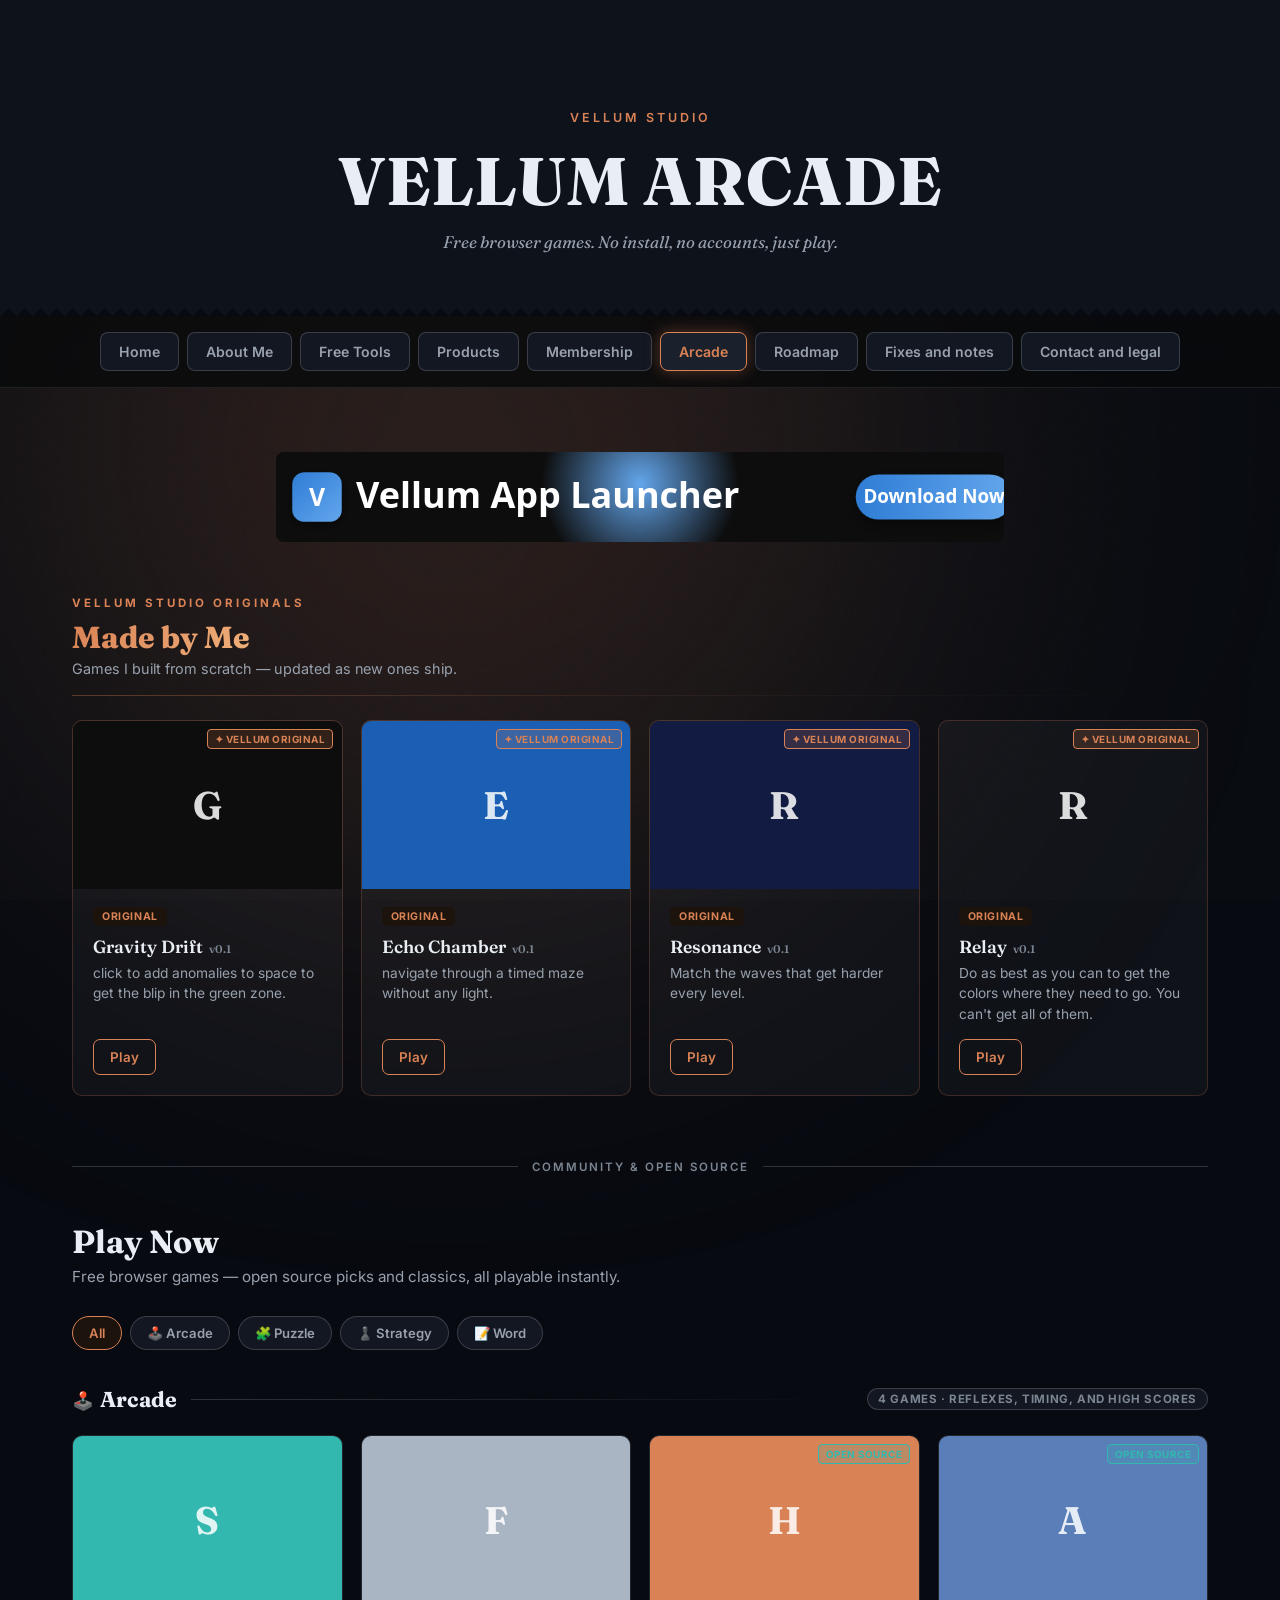
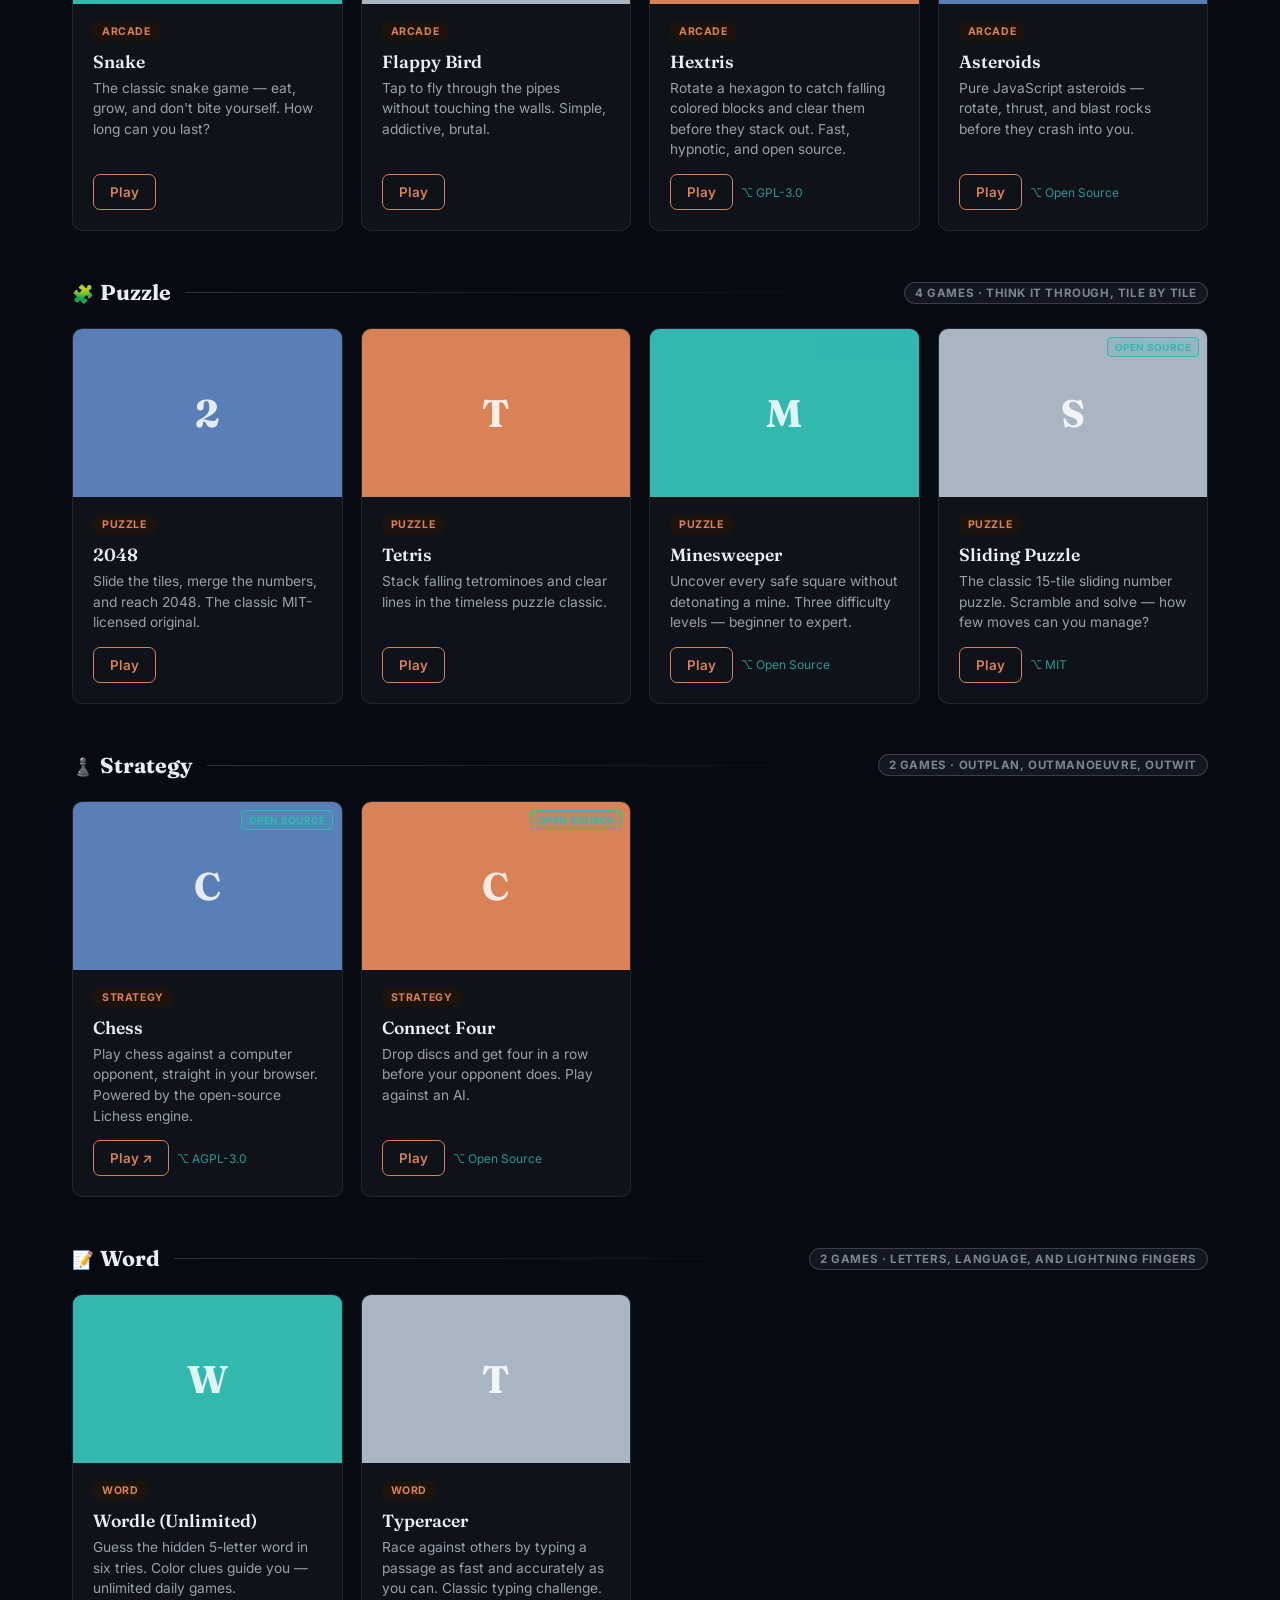
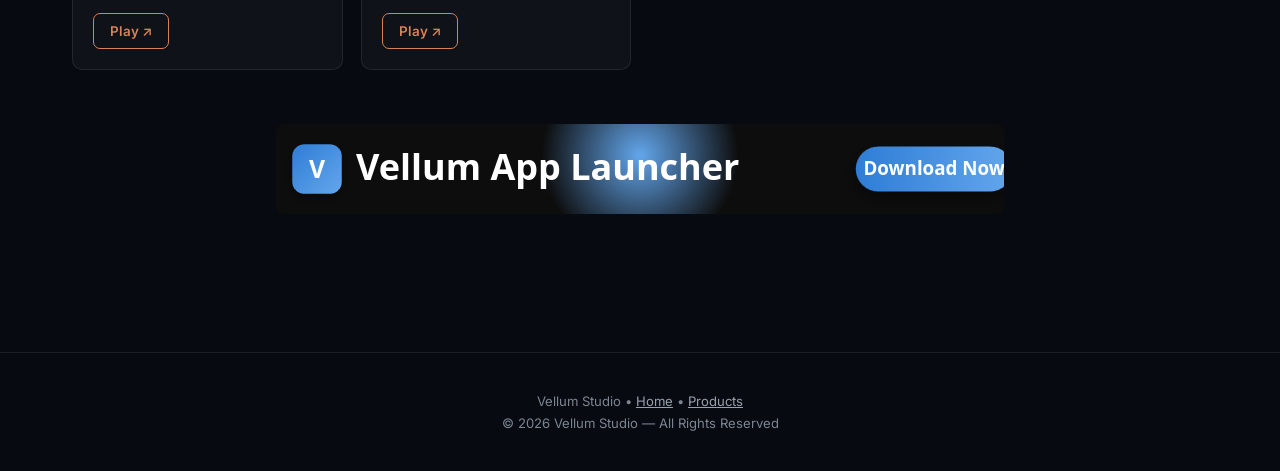
<file: arcade.html>
<!DOCTYPE html>
<html lang="en">
<head>
<meta charset="UTF-8">
<meta name="viewport" content="width=device-width, initial-scale=1.0">
<title>Vellum Arcade</title>
<meta name="description" content="Vellum Arcade — a growing collection of free browser games from Vellum Studio. Play instantly, no install required.">
<meta property="og:title" content="Vellum Arcade — Free Browser Games">
<meta property="og:description" content="A growing collection of free browser games from Vellum Studio.">
<meta property="og:type" content="website">
<link rel="icon" type="image/svg+xml" href="[data-uri]">
<link rel="preconnect" href="https://fonts.googleapis.com">
<link href="https://fonts.googleapis.com/css2?family=Fraunces:ital,wght@0,500;0,600;0,800;1,500&family=Inter:wght@300;400;500;600;800&display=swap" rel="stylesheet">
<style>
*{margin:0;padding:0;box-sizing:border-box}
:root{
  --ink-950:#070a10;--ink-900:#0d121b;--ink-850:#121722;--ink-800:#1a202c;
  --line:rgba(233,238,245,.09);--line-strong:rgba(233,238,245,.18);
  --text:#e9eef5;--text-dim:#98a1ad;--text-faint:#7c8592;
  --navy:#5a7fb8;--navy-dim:rgba(90,127,184,.35);--navy-bg:#10141f;
  --copper:#d98255;--copper-dim:rgba(217,130,85,.35);--copper-bg:#1c130c;
  --teal:#33b8b0;--teal-dim:rgba(51,184,176,.35);--teal-bg:#0b1817;
  --silver:#aab5c4;--silver-dim:rgba(170,181,196,.35);--silver-bg:#14171c;
  --font-display:'Fraunces',serif;--font-body:'Inter',sans-serif;
}
body{font-family:var(--font-body);background:var(--ink-950);color:var(--text);overflow-x:hidden;}
.bg-glow{position:fixed;inset:0;z-index:-3;}
.bg-glow::before{
  content:"";position:absolute;width:900px;height:900px;border-radius:50%;
  filter:blur(170px);background:rgba(217,130,85,.16);
  animation:float 18s ease-in-out infinite;
}
@keyframes float{
  0%{transform:translate(-10%,-10%) scale(1)}
  50%{transform:translate(35%,20%) scale(1.25)}
  100%{transform:translate(-10%,-10%) scale(1)}
}
.grid-bg{
  position:fixed;inset:0;z-index:-2;opacity:.06;
  background-image:linear-gradient(rgba(255,255,255,.12) 1px,transparent 1px),linear-gradient(90deg,rgba(255,255,255,.12) 1px,transparent 1px);
  background-size:45px 45px;
}
.grain{
  position:fixed;inset:0;z-index:-1;pointer-events:none;opacity:.035;
  background-image:url("data:image/svg+xml,%3Csvg viewBox='0 0 200 200' xmlns='http://www.w3.org/2000/svg'%3E%3Cfilter id='n'%3E%3CfeTurbulence type='fractalNoise' baseFrequency='0.85' numOctaves='4' stitchTiles='stitch'/%3E%3C/filter%3E%3Crect width='100%25' height='100%25' filter='url(%23n)'/%3E%3C/svg%3E");
  background-repeat:repeat;background-size:180px 180px;
}
.deckle{
  height:16px;width:100%;background-color:var(--ink-950);
  background-image:linear-gradient(135deg,var(--ink-900) 50%,transparent 50%),linear-gradient(-135deg,var(--ink-900) 50%,transparent 50%);
  background-position:0 0,0 0;background-size:16px 16px;background-repeat:repeat-x;
}
header{text-align:center;padding:110px 20px 0;background:var(--ink-900);}
.eyebrow{font-size:.78rem;letter-spacing:3px;text-transform:uppercase;color:var(--copper);font-weight:600;margin-bottom:14px;}
header h1{font-family:var(--font-display);font-size:4.2rem;font-weight:800;letter-spacing:1px;}
header h1 a{color:inherit;text-decoration:none;}
header p.tagline{color:var(--text-dim);margin-top:10px;font-size:1.05rem;font-family:var(--font-display);font-style:italic;}
header .deckle-spacer{height:48px;}
nav{
  display:flex;justify-content:center;gap:8px;flex-wrap:wrap;
  padding:16px 20px;position:sticky;top:0;backdrop-filter:blur(14px);
  background:rgba(8,9,11,.78);z-index:10;border-bottom:1px solid var(--line);
}
.nav-link{
  padding:10px 18px;border-radius:8px;border:1px solid var(--line-strong);
  background:var(--ink-850);color:var(--text-dim);cursor:pointer;transition:.2s;
  font-size:.88rem;font-weight:600;font-family:var(--font-body);text-decoration:none;display:inline-block;
}
.nav-link:hover{transform:translateY(-1px);color:var(--text);border-color:var(--text-faint);}
.nav-link.active{background:var(--ink-800);border-color:var(--copper);color:var(--copper);box-shadow:0 0 16px var(--copper-dim);}
main{max-width:1180px;margin:auto;padding:54px 22px 84px;animation:.3s fade ease;}
@keyframes fade{from{opacity:0;transform:translateY(8px)}to{opacity:1;transform:translateY(0)}}
.section-title{font-family:var(--font-display);font-size:2rem;font-weight:700;margin-bottom:6px;}
.section-sub{color:var(--text-dim);font-size:.95rem;margin-bottom:30px;max-width:560px;}
/* ---- Ad slots ---- */
.ad-slot{
  border:1px dashed var(--line-strong);border-radius:10px;background:rgba(255,255,255,.02);
  display:flex;flex-direction:column;align-items:center;justify-content:center;
  color:var(--text-faint);font-size:.75rem;letter-spacing:1.5px;text-transform:uppercase;
  font-weight:700;text-align:center;gap:6px;padding:10px;
}
.ad-slot span.ad-note{font-size:.68rem;letter-spacing:.4px;text-transform:none;color:var(--text-faint);font-weight:400;max-width:260px;}
.ad-leaderboard{width:100%;min-height:110px;margin-bottom:44px;}
.ad-leaderboard.top{margin-top:0;}
/* ---- My Games section ---- */
.my-games-section{
  margin-bottom:64px;
}
.my-games-header{
  display:flex;align-items:flex-end;justify-content:space-between;
  flex-wrap:wrap;gap:12px;margin-bottom:6px;
}
.my-games-eyebrow{
  font-size:.72rem;letter-spacing:3px;text-transform:uppercase;
  color:var(--copper);font-weight:700;margin-bottom:8px;
}
.my-games-title{
  font-family:var(--font-display);font-size:1.9rem;font-weight:800;
  background:linear-gradient(120deg,var(--copper),#f0b07a,var(--copper));
  -webkit-background-clip:text;-webkit-text-fill-color:transparent;background-clip:text;
}
.my-games-sub{
  color:var(--text-dim);font-size:.9rem;margin-top:4px;
}
.my-games-divider{
  width:100%;height:1px;
  background:linear-gradient(90deg,var(--copper-dim),rgba(217,130,85,.08),transparent);
  margin:18px 0 24px;
}
/* My game cards get a slightly warmer border to stand out */
.my-game-card{
  border-color:rgba(217,130,85,.22)!important;
}
.my-game-card:hover{
  border-color:var(--copper)!important;
  box-shadow:0 0 28px rgba(217,130,85,.22)!important;
}
.my-game-badge{
  position:absolute;top:8px;right:8px;
  background:rgba(217,130,85,.18);border:1px solid var(--copper);
  color:var(--copper);font-family:var(--font-body);font-size:.62rem;font-weight:700;
  letter-spacing:.5px;text-transform:uppercase;padding:3px 7px;border-radius:4px;
  backdrop-filter:blur(4px);
}
.my-games-empty{
  border:1px dashed rgba(217,130,85,.25);border-radius:10px;
  padding:48px 32px;text-align:center;
  background:rgba(217,130,85,.03);
}
.my-games-empty p{color:var(--text-faint);font-size:.9rem;line-height:1.7;margin-bottom:6px;}
.my-games-empty code{
  font-size:.78rem;background:var(--ink-800);padding:2px 7px;border-radius:4px;
  color:var(--teal);font-family:monospace;
}
/* divider between my-games and community section */
.section-divider{
  display:flex;align-items:center;gap:14px;margin:0 0 48px;
}
.section-divider-line{
  flex:1;height:1px;background:var(--line-strong);
}
.section-divider-label{
  font-size:.72rem;letter-spacing:2px;text-transform:uppercase;
  color:var(--text-faint);font-weight:600;white-space:nowrap;
}
/* ---- Filter bar ---- */
.filter-bar{display:flex;flex-wrap:wrap;gap:8px;margin-bottom:36px;}
.filter-btn{
  padding:8px 16px;border-radius:20px;border:1px solid var(--line-strong);
  background:var(--ink-850);color:var(--text-dim);font-size:.82rem;font-weight:600;
  cursor:pointer;transition:.2s;font-family:var(--font-body);
}
.filter-btn:hover{color:var(--text);border-color:var(--text-faint);}
.filter-btn.active{background:var(--copper-bg);color:var(--copper);border-color:var(--copper);}
/* ---- Category separator ---- */
.cat-separator{
  display:flex;align-items:center;gap:14px;
  margin:48px 0 22px;
}
.cat-separator:first-child{ margin-top: 0; }
.cat-separator-label{
  font-family:var(--font-display);font-size:1.35rem;font-weight:700;
  color:var(--text);white-space:nowrap;
}
.cat-separator-icon{
  font-size:1.1rem;margin-right:2px;
}
.cat-separator-line{
  flex:1;height:1px;
  background:linear-gradient(90deg, var(--line-strong), transparent);
}
.cat-separator-tag{
  padding:3px 10px;border-radius:20px;border:1px solid var(--line-strong);
  font-size:.72rem;font-weight:700;letter-spacing:.6px;text-transform:uppercase;
  color:var(--text-faint);white-space:nowrap;background:var(--ink-850);
}
/* ---- Games grid ---- */
.grid-cards{
  display:grid;grid-template-columns:repeat(auto-fill,minmax(240px,1fr));
  gap:18px;margin-top:4px;
}
.game-card{
  background:rgba(255,255,255,.035);border:1px solid var(--line);border-radius:10px;
  overflow:hidden;transition:.22s;display:flex;flex-direction:column;
}
.game-card:hover{transform:translateY(-4px);border-color:var(--copper);box-shadow:0 0 22px rgba(217,130,85,.14);}
.game-thumb{
  aspect-ratio:16/10;width:100%;display:flex;align-items:center;justify-content:center;
  font-family:var(--font-display);font-size:2.4rem;font-weight:700;
  color:rgba(255,255,255,.85);position:relative;overflow:hidden;
}
.game-thumb img{width:100%;height:100%;object-fit:cover;display:block;}
.open-src-badge{
  position:absolute;top:8px;right:8px;
  background:rgba(51,184,176,.18);border:1px solid var(--teal);
  color:var(--teal);font-family:var(--font-body);font-size:.62rem;font-weight:700;
  letter-spacing:.5px;text-transform:uppercase;padding:3px 7px;border-radius:4px;
  backdrop-filter:blur(4px);
}
.game-body{padding:18px 20px 20px;display:flex;flex-direction:column;flex:1;}
.game-tag{
  display:inline-block;align-self:flex-start;padding:3px 9px;border-radius:5px;
  font-size:.66rem;font-weight:700;letter-spacing:.6px;text-transform:uppercase;
  margin-bottom:10px;background:var(--copper-bg);color:var(--copper);
}
.game-card h3{font-family:var(--font-display);font-size:1.1rem;font-weight:600;margin-bottom:6px;}
.game-card p.game-desc{color:var(--text-dim);font-size:.86rem;line-height:1.5;margin-bottom:14px;flex:1;}
.game-card-footer{display:flex;align-items:center;gap:8px;margin-top:auto;}
.main-btn{
  display:inline-block;padding:9px 16px;border-radius:7px;text-decoration:none;
  font-weight:600;font-size:.84rem;cursor:pointer;transition:.2s;font-family:var(--font-body);
  border:1px solid transparent;
}
.btn-copper{background:transparent;color:var(--copper);border-color:var(--copper);}
.btn-copper:hover{background:var(--copper);color:#1f1006;}
.src-link{
  font-size:.75rem;color:var(--teal);text-decoration:none;opacity:.8;transition:.2s;
  display:inline-flex;align-items:center;gap:3px;
}
.src-link:hover{opacity:1;text-decoration:underline;}
/* ---- Modal ---- */
.modal-overlay{
  position:fixed;inset:0;background:rgba(4,5,7,.92);backdrop-filter:blur(6px);
  display:none;align-items:center;justify-content:center;z-index:100;padding:16px;
}
.modal-overlay.open{display:flex;}
.modal-box{
  background:var(--ink-900);border:1px solid var(--line-strong);border-radius:12px;
  overflow:hidden;display:flex;flex-direction:column;max-width:98vw;max-height:96vh;
}
.modal-head{
  display:flex;align-items:center;justify-content:space-between;
  padding:12px 16px;border-bottom:1px solid var(--line);flex-shrink:0;
}
.modal-head h3{font-family:var(--font-display);font-size:1.05rem;}
.modal-head-right{display:flex;gap:8px;align-items:center;}
.modal-close{
  background:none;border:1px solid var(--line-strong);color:var(--text-dim);
  border-radius:6px;padding:6px 12px;cursor:pointer;font-size:.85rem;
}
.modal-close:hover{color:var(--text);border-color:var(--text-faint);}
.modal-open-tab{
  background:none;border:1px solid var(--copper);color:var(--copper);
  border-radius:6px;padding:6px 12px;cursor:pointer;font-size:.85rem;
  text-decoration:none;font-family:var(--font-body);font-weight:600;
}
.modal-open-tab:hover{background:var(--copper);color:#1f1006;}
.modal-frame-wrap{flex:1;overflow:hidden;background:#000;display:flex;}
.modal-frame-wrap iframe{width:100%;height:100%;border:0;display:block;}
.modal-blocked{
  display:none;flex-direction:column;align-items:center;justify-content:center;
  gap:14px;padding:32px;text-align:center;height:100%;min-height:200px;
}
.modal-blocked.visible{display:flex;}
.modal-blocked p{color:var(--text-dim);font-size:.9rem;line-height:1.6;max-width:340px;}
.modal-blocked a{
  display:inline-block;padding:10px 20px;border-radius:7px;
  background:var(--copper);color:#1f1006;font-weight:700;font-size:.9rem;
  text-decoration:none;transition:.2s;
}
.modal-blocked a:hover{opacity:.85;}
footer{text-align:center;padding:40px 20px;color:var(--text-faint);font-size:.82rem;border-top:1px solid var(--line);}
footer a{color:var(--text-dim);}
@media(max-width:640px){
  header h1{font-size:2.6rem;}
  .ad-leaderboard{min-height:90px;}
  .cat-separator-tag{display:none;}
}
</style>
</head>
<body>
<div class="bg-glow"></div>
<div class="grid-bg"></div>
<div class="grain"></div>
<header>
  <p class="eyebrow">Vellum Studio</p>
  <h1><a href="#">VELLUM ARCADE</a></h1>
  <p class="tagline">Free browser games. No install, no accounts, just play.</p>
  <div class="deckle-spacer"></div>
</header>
<div class="deckle"></div>
<nav aria-label="Primary">
  <a class="nav-link" href="index.html">Home</a>
  <a class="nav-link" href="about.html">About Me</a>
  <a class="nav-link" href="tools.html">Free Tools</a>
  <a class="nav-link" href="products.html">Products</a>
  <a class="nav-link" href="membership.html">Membership</a>
  <a class="nav-link active" href="arcade.html">Arcade</a>
  <a class="nav-link" href="roadmap.html">Roadmap</a>
  <a class="nav-link" href="fixes.html">Fixes and notes</a>
  <a class="nav-link" href="contact.html">Contact and legal</a>
</nav>
<main id="main-content">
<div class="ad-slot ad-leaderboard top" style="padding:0; border:none; background:transparent;">
  <a href="https://vellumtech55.github.io/vellum/products.html" target="_blank" rel="noopener">
    <img src="ads/vellum_banner_lb(1).png"
         alt="Vellum Studio Ad"
         style="width:100%; max-width:728px; height:auto; border-radius:8px; display:block;">
  </a>
</div>
  <!-- ============================================================
       MY GAMES — your own creations live here
  ================================================================ -->
  <div class="my-games-section" id="my-games-section">
    <div class="my-games-header">
      <div>
        <p class="my-games-eyebrow">Vellum Studio Originals</p>
        <h2 class="my-games-title">Made by Me</h2>
        <p class="my-games-sub">Games I built from scratch — updated as new ones ship.</p>
      </div>
    </div>
    <div class="my-games-divider"></div>
    <div class="grid-cards" id="my-games-grid"></div>
  </div>
  <!-- Divider between original and community sections -->
  <div class="section-divider">
    <div class="section-divider-line"></div>
    <span class="section-divider-label">Community &amp; Open Source</span>
    <div class="section-divider-line"></div>
  </div>
  <h2 class="section-title" id="games">Play Now</h2>
  <p class="section-sub">Free browser games — open source picks and classics, all playable instantly.</p>
  <div class="filter-bar" id="filter-bar"></div>
  <div id="games-container"></div>
  <div class="ad-slot ad-leaderboard" style="margin-top:44px; padding:0; border:none; background:transparent;">
    <a href="https://vellumtech55.github.io/vellum/products.html" target="_blank" rel="noopener">
      <img src="ads/vellum_banner_lb(1).png"
           alt="Vellum Studio Ad"
           style="width:100%; max-width:728px; height:auto; border-radius:8px; display:block;">
    </a>
  </div>
</main>
<!-- Modal -->
<div class="modal-overlay" id="modal-overlay">
  <div class="modal-box" id="modal-box">
    <div class="modal-head">
      <h3 id="modal-title">Game</h3>
      <div class="modal-head-right">
        <a class="modal-open-tab" id="modal-open-tab" href="#" target="_blank" rel="noopener">Open in new tab ↗</a>
        <button class="modal-close" id="modal-close">Close ✕</button>
      </div>
    </div>
    <div class="modal-frame-wrap" id="modal-frame-wrap">
      <iframe id="modal-frame" src="" title="Game" allowfullscreen allow="fullscreen; gamepad; autoplay"></iframe>
    </div>
    <div class="modal-blocked" id="modal-blocked">
      <p id="modal-blocked-msg">This game can't be embedded here. You can still play it directly:</p>
      <a id="modal-blocked-link" href="#" target="_blank" rel="noopener">Play in new tab ↗</a>
    </div>
  </div>
</div>
<footer>
  <p>Vellum Studio &bull; <a href="index.html">Home</a> &bull; <a href="products.html">Products</a></p>
  <p style="margin-top:6px">© 2026 Vellum Studio — All Rights Reserved</p>
</footer>
<script>
/* =====================================================================
   MY GAMES — your own creations
   ---------------------------------------------------------------------
   Add your games here. Same fields as GAMES below, plus one extra:
     version — optional string shown on the card e.g. "v1.2"
   Example:
     {
       title: "Void Drifter",
       category: "Arcade",
       desc: "My take on an endless space shooter. Dodge debris, collect cores.",
       color: "#5a7fb8",
       embed: "games/void-drifter/index.html", ← relative path to your game folder
       embedW: 800, embedH: 600,
       version: "v0.9 beta"
     }
   Leave the array empty ([]) and a placeholder card will appear instead.
   ===================================================================== */
const MY_GAMES = [
  {
       title: "Gravity Drift",
       category: "Original",
       desc: "click to add anomalies to space to get the blip in the green zone.",
       color: "#0d0d0d",
       embed: "games/gravity_drift",
       embedW: 800, embedH: 600,
       version: "v0.1"
     },
  {
       title: "Echo Chamber",
       category: "Original",
       desc: "navigate through a timed maze without any light.",
       color: "#1a5fb4",
       embed: "games/echo_chamber",
       embedW: 800, embedH: 600,
       version: "v0.1"
     },
   {
       title: "Resonance",
       category: "Original",
       desc: "Match the waves that get harder every level.",
       color: "#121c42",
       embed: "games/resonance",
       embedW: 800, embedH: 600,
       version: "v0.1"
     },
     {
       title: "Relay",
       category: "Original",
       desc: "Do as best as you can to get the colors where they need to go. You can't get all of them.",
       color: "#3008847",
       embed: "games/relay",
       embedW: 800, embedH: 600,
       version: "v0.1"
     }
];
/* =====================================================================
   GAMES DATA
   ---------------------------------------------------------------------
   Each object needs:
     title, category, desc — required
     color — hex for placeholder thumb bg (optional)
     thumb — image URL (optional)
     embed — URL for in-page iframe popup
     url — external link (use instead of embed if site blocks iframes)
     embedW / embedH — modal size in px (default 900×600)
     openSource — { label, href } shows badge + source link (optional)
   ===================================================================== */
const GAMES = [
  // ── ARCADE ──────────────────────────────────────────────────────────
  {
    title: "Snake",
    category: "Arcade",
    desc: "The classic snake game — eat, grow, and don't bite yourself. How long can you last?",
    color: "#33b8b0",
    embed: "https://gamezipper.com/snake/",
    embedW: 900, embedH: 600
  },
  {
    title: "Flappy Bird",
    category: "Arcade",
    desc: "Tap to fly through the pipes without touching the walls. Simple, addictive, brutal.",
    color: "#aab5c4",
    embed: "https://gamezipper.com/flappy-bird/",
    embedW: 420, embedH: 640
  },
  {
    title: "Hextris",
    category: "Arcade",
    desc: "Rotate a hexagon to catch falling colored blocks and clear them before they stack out. Fast, hypnotic, and open source.",
    color: "#d98255",
    embed: "https://hextris.github.io/hextris/",
    embedW: 700, embedH: 700,
    openSource: { label: "GPL-3.0", href: "https://github.com/Hextris/hextris" }
  },
  {
    title: "Asteroids",
    category: "Arcade",
    desc: "Pure JavaScript asteroids — rotate, thrust, and blast rocks before they crash into you.",
    color: "#5a7fb8",
    embed: "https://timrossback.github.io/asteroids/",
    embedW: 800, embedH: 600,
    openSource: { label: "Open Source", href: "https://github.com/timrossback/asteroids" }
  },
  // ── PUZZLE ──────────────────────────────────────────────────────────
  {
    title: "2048",
    category: "Puzzle",
    desc: "Slide the tiles, merge the numbers, and reach 2048. The classic MIT-licensed original.",
    color: "#5a7fb8",
    embed: "https://gamezipper.com/2048/",
    embedW: 540, embedH: 680
  },
  {
    title: "Tetris",
    category: "Puzzle",
    desc: "Stack falling tetrominoes and clear lines in the timeless puzzle classic.",
    color: "#d98255",
    embed: "https://gamezipper.com/tetris/",
    embedW: 540, embedH: 680
  },
  {
    title: "Minesweeper",
    category: "Puzzle",
    desc: "Uncover every safe square without detonating a mine. Three difficulty levels — beginner to expert.",
    color: "#33b8b0",
    embed: "https://minesweeper-playonline.github.io/",
    embedW: 860, embedH: 640,
    openSource: { label: "Open Source", href: "https://github.com/minesweeper-playonline/minesweeper-playonline.github.io" }
  },
  {
    title: "Sliding Puzzle",
    category: "Puzzle",
    desc: "The classic 15-tile sliding number puzzle. Scramble and solve — how few moves can you manage?",
    color: "#aab5c4",
    embed: "https://scholtzm.github.io/sliding-puzzle/",
    embedW: 640, embedH: 600,
    openSource: { label: "MIT", href: "https://github.com/scholtzm/sliding-puzzle" }
  },
  // ── STRATEGY ────────────────────────────────────────────────────────
  {
    title: "Chess",
    category: "Strategy",
    desc: "Play chess against a computer opponent, straight in your browser. Powered by the open-source Lichess engine.",
    color: "#5a7fb8",
    url: "https://lichess.org/",
    embedW: 900, embedH: 700,
    openSource: { label: "AGPL-3.0", href: "https://github.com/lichess-org/lila" }
  },
  {
    title: "Connect Four",
    category: "Strategy",
    desc: "Drop discs and get four in a row before your opponent does. Play against an AI.",
    color: "#d98255",
    embed: "https://c4.bitbucket.io/",
    embedW: 700, embedH: 620,
    openSource: { label: "Open Source", href: "https://bitbucket.org/Superfishycode/c4" }
  },
  // ── WORD ────────────────────────────────────────────────────────────
  {
    title: "Wordle (Unlimited)",
    category: "Word",
    desc: "Guess the hidden 5-letter word in six tries. Color clues guide you — unlimited daily games.",
    color: "#33b8b0",
    url: "https://wordleunlimited.org/",
    embedW: 680, embedH: 720
  },
  {
    title: "Typeracer",
    category: "Word",
    desc: "Race against others by typing a passage as fast and accurately as you can. Classic typing challenge.",
    color: "#aab5c4",
    url: "https://play.typeracer.com/",
    embedW: 900, embedH: 600
  }
];
/* =====================================================================
   CONFIG
   ===================================================================== */
const THEME_COLORS = ["#5a7fb8","#d98255","#33b8b0","#aab5c4"];
// Category display config — icon + accent color
const CATEGORY_META = {
  "Arcade": { icon:"🕹️", desc:"Reflexes, timing, and high scores" },
  "Puzzle": { icon:"🧩", desc:"Think it through, tile by tile" },
  "Strategy": { icon:"♟️", desc:"Outplan, outmanoeuvre, outwit" },
  "Word": { icon:"📝", desc:"Letters, language, and lightning fingers" },
};
function colorFor(game, i){ return game.color || THEME_COLORS[i % THEME_COLORS.length]; }
/* ---- My Games section ---- */
function myGameCardHTML(game, i){
  const bg = colorFor(game, i);
  const initial = game.title.charAt(0).toUpperCase();
  const badge = `<span class="my-game-badge">✦ Vellum Original</span>`;
  const versionTag = game.version
    ? `<span style="font-size:.7rem;color:var(--text-faint);margin-left:6px">${game.version}</span>` : "";
  const thumb = game.thumb
    ? `<div class="game-thumb"><img src="${game.thumb}" alt="${game.title} thumbnail">${badge}</div>`
    : `<div class="game-thumb" style="background:${bg}">${initial}${badge}</div>`;
  const w = game.embedW || 900, h = game.embedH || 600;
  let playBtn = "";
  if(game.embed){
    playBtn = `<a class="main-btn btn-copper play-btn" href="#"
        data-embed="${game.embed}" data-title="${game.title}"
        data-url="${game.embed}" data-w="${w}" data-h="${h}">Play</a>`;
  } else if(game.url){
    playBtn = `<a class="main-btn btn-copper" href="${game.url}" target="_blank" rel="noopener">Play ↗</a>`;
  }
  return `<div class="game-card my-game-card">
    ${thumb}
    <div class="game-body">
      <span class="game-tag">${game.category}</span>
      <h3>${game.title}${versionTag}</h3>
      <p class="game-desc">${game.desc}</p>
      <div class="game-card-footer">${playBtn}</div>
    </div>
  </div>`;
}
function renderMyGames(){
  const grid = document.getElementById("my-games-grid");
  if(!MY_GAMES.length){
    grid.innerHTML = `<div class="my-games-empty" style="grid-column:1/-1">
      <p>Your games will appear here.</p>
      <p>Add an object to <code>MY_GAMES</code> in the page source and it shows up instantly.</p>
    </div>`;
    return;
  }
  grid.innerHTML = MY_GAMES.map((g, i) => myGameCardHTML(g, i)).join("");
  grid.querySelectorAll(".play-btn").forEach(btn => {
    btn.addEventListener("click", e => {
      e.preventDefault();
      openModal(btn.dataset.title, btn.dataset.embed, btn.dataset.url,
        parseInt(btn.dataset.w), parseInt(btn.dataset.h));
    });
  });
}
/* ---- Filter bar ---- */
function renderFilterBar(){
  const bar = document.getElementById("filter-bar");
  const cats = ["All", ...Object.keys(CATEGORY_META).filter(c => GAMES.some(g => g.category === c))];
  bar.innerHTML = cats.map((c, i) =>
    `<button class="filter-btn${i===0?" active":""}" data-filter="${c}">
      ${CATEGORY_META[c] ? CATEGORY_META[c].icon + " " : ""}${c}
    </button>`
  ).join("");
  bar.addEventListener("click", e => {
    const btn = e.target.closest(".filter-btn");
    if(!btn) return;
    bar.querySelectorAll(".filter-btn").forEach(b => b.classList.remove("active"));
    btn.classList.add("active");
    renderGames(btn.dataset.filter);
  });
}
/* ---- Game card ---- */
function gameCardHTML(game, globalIdx){
  const bg = colorFor(game, globalIdx);
  const initial = game.title.charAt(0).toUpperCase();
  const thumb = game.thumb
    ? `<div class="game-thumb"><img src="${game.thumb}" alt="${game.title} thumbnail">${game.openSource ? '<span class="open-src-badge">Open Source</span>' : ''}</div>`
    : `<div class="game-thumb" style="background:${bg}">${initial}${game.openSource ? '<span class="open-src-badge">Open Source</span>' : ''}</div>`;
  const w = game.embedW || 900, h = game.embedH || 600;
  let playBtn = "";
  if(game.embed){
    playBtn = `<a class="main-btn btn-copper play-btn" href="#"
        data-embed="${game.embed}" data-title="${game.title}"
        data-url="${game.embed}" data-w="${w}" data-h="${h}">Play</a>`;
  } else {
    playBtn = `<a class="main-btn btn-copper" href="${game.url||'#'}" target="_blank" rel="noopener">Play ↗</a>`;
  }
  const srcLink = game.openSource
    ? `<a class="src-link" href="${game.openSource.href}" target="_blank" rel="noopener">⌥ ${game.openSource.label}</a>`
    : "";
  return `<div class="game-card">
    ${thumb}
    <div class="game-body">
      <span class="game-tag">${game.category}</span>
      <h3>${game.title}</h3>
      <p class="game-desc">${game.desc}</p>
      <div class="game-card-footer">
        ${playBtn}
        ${srcLink}
      </div>
    </div>
  </div>`;
}
/* ---- Category separator ---- */
function catSeparatorHTML(cat, count){
  const meta = CATEGORY_META[cat] || { icon:"🎮", desc:"" };
  return `<div class="cat-separator">
    <span class="cat-separator-label"><span class="cat-separator-icon">${meta.icon}</span> ${cat}</span>
    <div class="cat-separator-line"></div>
    <span class="cat-separator-tag">${count} game${count!==1?"s":""} · ${meta.desc}</span>
  </div>`;
}
/* ---- Render everything ---- */
function renderGames(filter = "All"){
  const container = document.getElementById("games-container");
  const list = GAMES.filter(g => filter === "All" || g.category === filter);
  if(!list.length){
    container.innerHTML = `<p style="color:var(--text-dim)">No games in this category yet.</p>`;
    return;
  }
  let html = "";
  if(filter === "All"){
    // Group by category order
    const catOrder = [...new Set(GAMES.map(g => g.category))];
    catOrder.forEach(cat => {
      const catGames = list.filter(g => g.category === cat);
      if(!catGames.length) return;
      html += catSeparatorHTML(cat, catGames.length);
      html += `<div class="grid-cards">`;
      catGames.forEach((game, i) => {
        const globalIdx = GAMES.indexOf(game);
        html += gameCardHTML(game, globalIdx);
      });
      html += `</div>`;
    });
  } else {
    // Single category — no separator header needed, just one grid
    html += catSeparatorHTML(filter, list.length);
    html += `<div class="grid-cards">`;
    list.forEach((game, i) => {
      const globalIdx = GAMES.indexOf(game);
      html += gameCardHTML(game, globalIdx);
    });
    html += `</div>`;
  }
  container.innerHTML = html;
  container.querySelectorAll(".play-btn").forEach(btn => {
    btn.addEventListener("click", e => {
      e.preventDefault();
      openModal(btn.dataset.title, btn.dataset.embed, btn.dataset.url, parseInt(btn.dataset.w), parseInt(btn.dataset.h));
    });
  });
}
/* ---- Modal ---- */
let embedCheckTimer = null;
function openModal(title, embedUrl, directUrl, w, h){
  document.getElementById("modal-title").textContent = title;
  document.getElementById("modal-open-tab").href = directUrl || embedUrl;
  const box = document.getElementById("modal-box");
  box.style.width = Math.min(window.innerWidth * 0.96, w + 2) + "px";
  box.style.height = Math.min(window.innerHeight * 0.92, h + 50) + "px";
  document.getElementById("modal-frame-wrap").style.display = "flex";
  document.getElementById("modal-blocked").classList.remove("visible");
  const frame = document.getElementById("modal-frame");
  frame.src = "";
  frame.style.opacity = "0";
  document.getElementById("modal-overlay").classList.add("open");
  document.body.style.overflow = "hidden";
  setTimeout(() => { frame.src = embedUrl; }, 60);
  frame.onload = () => {
    frame.style.transition = "opacity .3s";
    frame.style.opacity = "1";
    try {
      const body = frame.contentDocument && frame.contentDocument.body;
      if(body && body.innerHTML.trim() === "") showBlocked(title, directUrl || embedUrl);
    } catch(e){}
  };
  document.getElementById("modal-blocked-link").href = directUrl || embedUrl;
  document.getElementById("modal-blocked-msg").textContent =
    `"${title}" can't be shown in an iframe (the site blocks embedding). Open it directly instead:`;
  clearTimeout(embedCheckTimer);
  embedCheckTimer = setTimeout(() => {
    const f = document.getElementById("modal-frame");
    if(f.style.opacity !== "1") showBlocked(title, directUrl || embedUrl);
  }, 8000);
}
function showBlocked(title, url){
  document.getElementById("modal-frame-wrap").style.display = "none";
  document.getElementById("modal-blocked").classList.add("visible");
  document.getElementById("modal-blocked-link").href = url;
}
function closeModal(){
  clearTimeout(embedCheckTimer);
  document.getElementById("modal-overlay").classList.remove("open");
  document.getElementById("modal-frame").src = "";
  document.getElementById("modal-frame").style.opacity = "0";
  document.getElementById("modal-frame-wrap").style.display = "flex";
  document.getElementById("modal-blocked").classList.remove("visible");
  document.body.style.overflow = "";
}
document.getElementById("modal-close").addEventListener("click", closeModal);
document.getElementById("modal-overlay").addEventListener("click", e => {
  if(e.target.id === "modal-overlay") closeModal();
});
document.addEventListener("keydown", e => { if(e.key === "Escape") closeModal(); });
renderMyGames();
renderFilterBar();
renderGames();
</script>
</body>
</html>
</file>
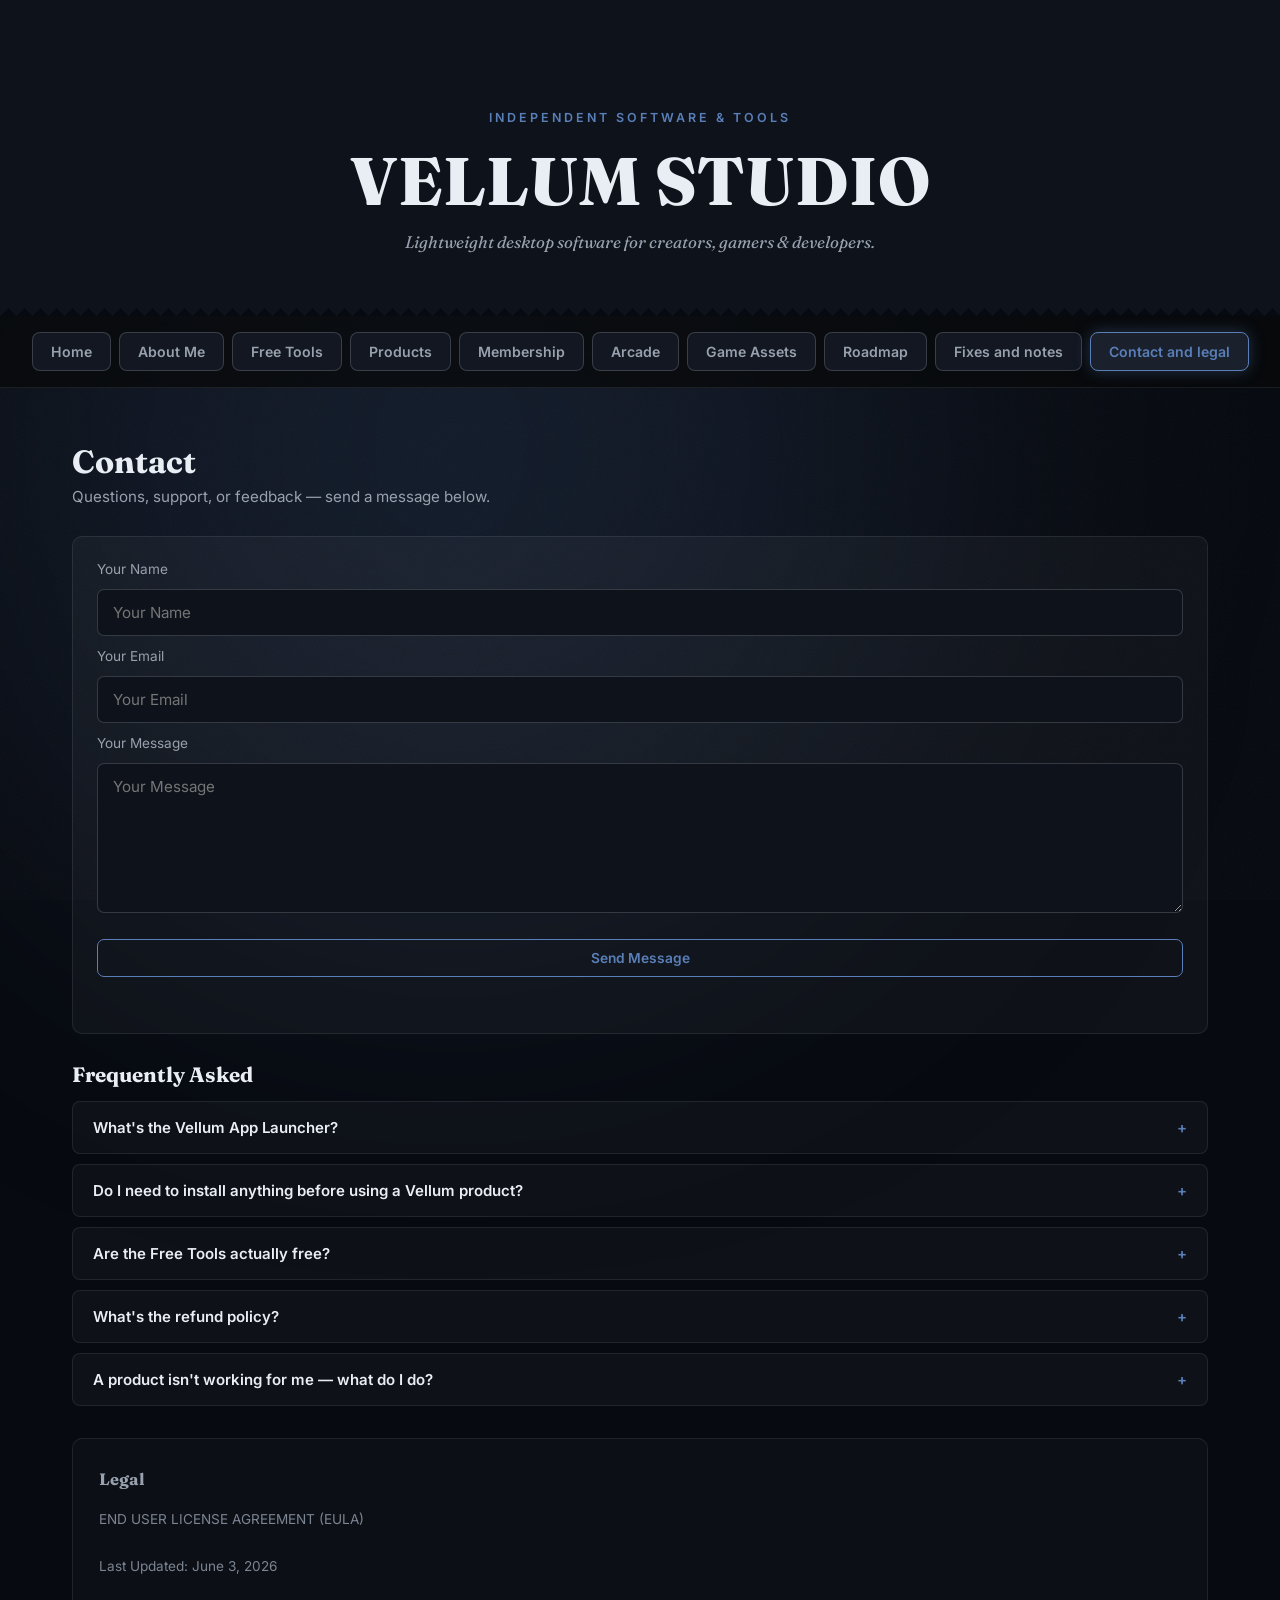
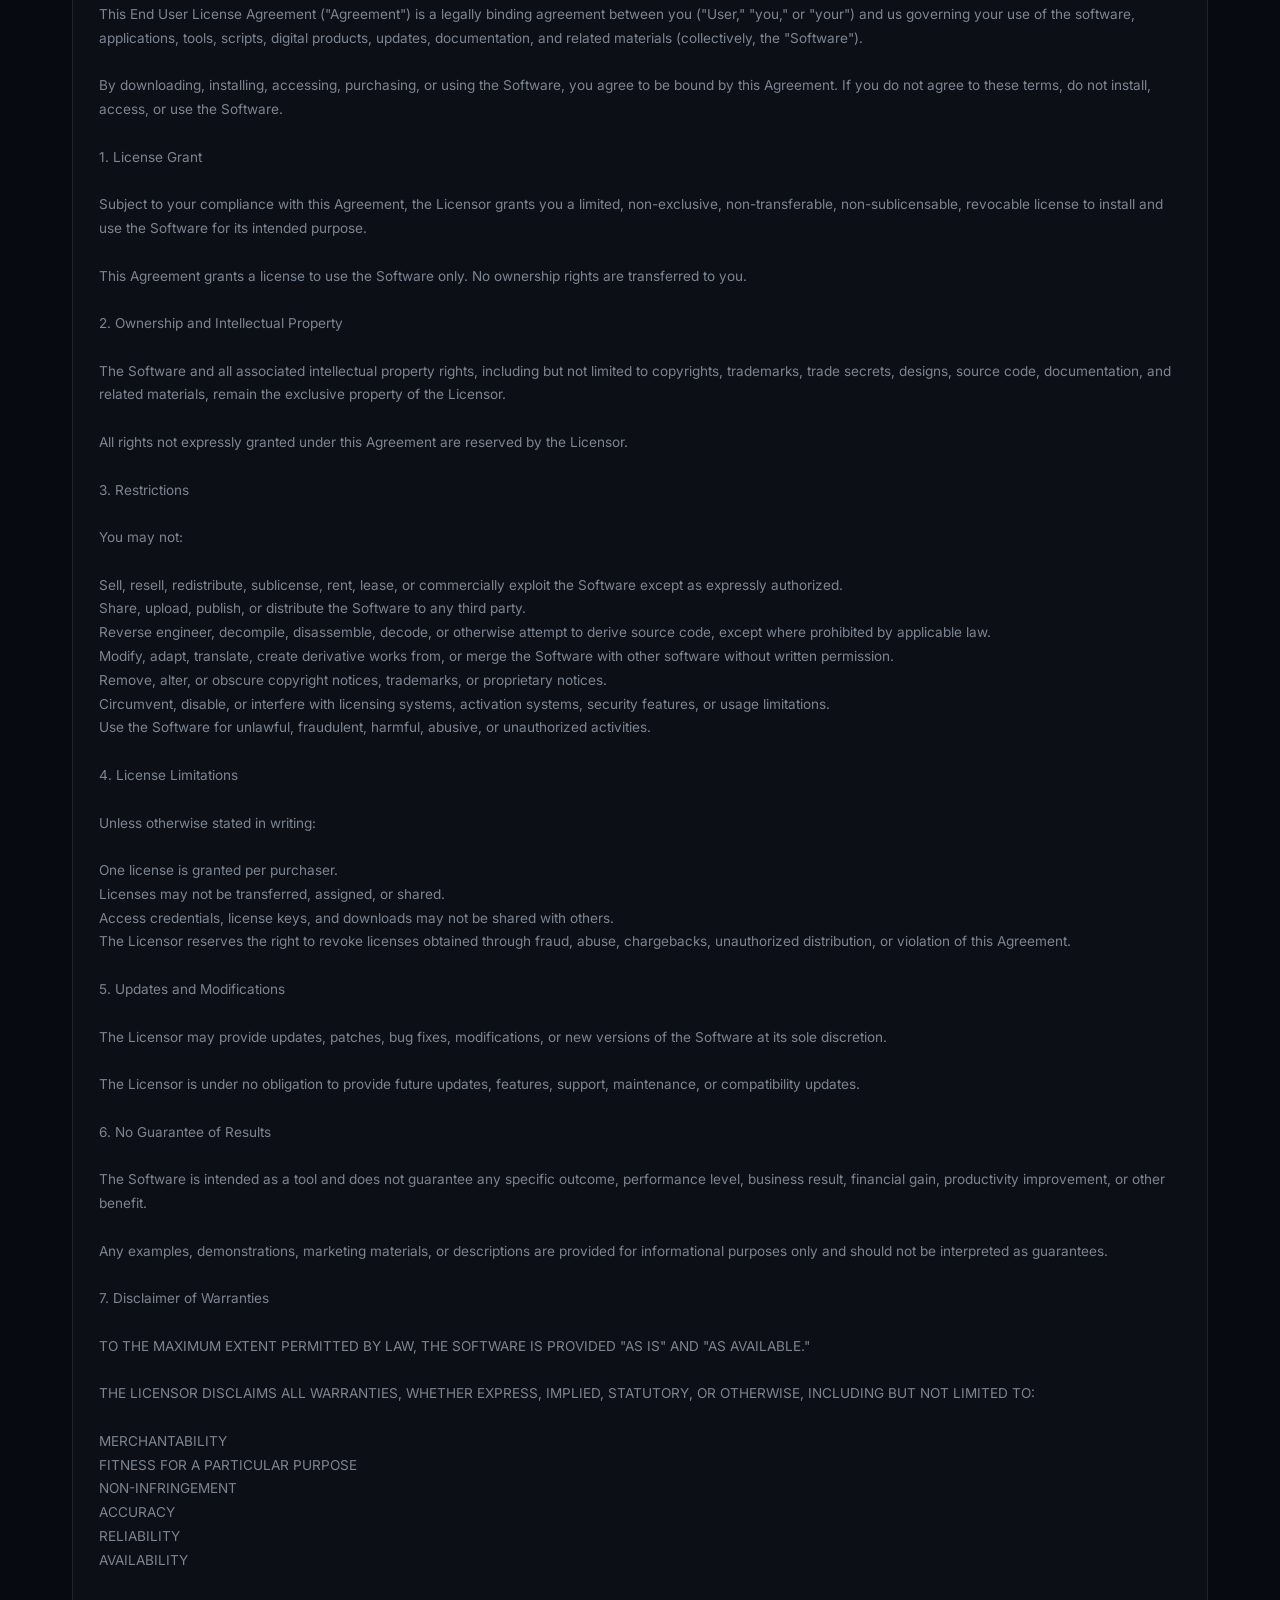
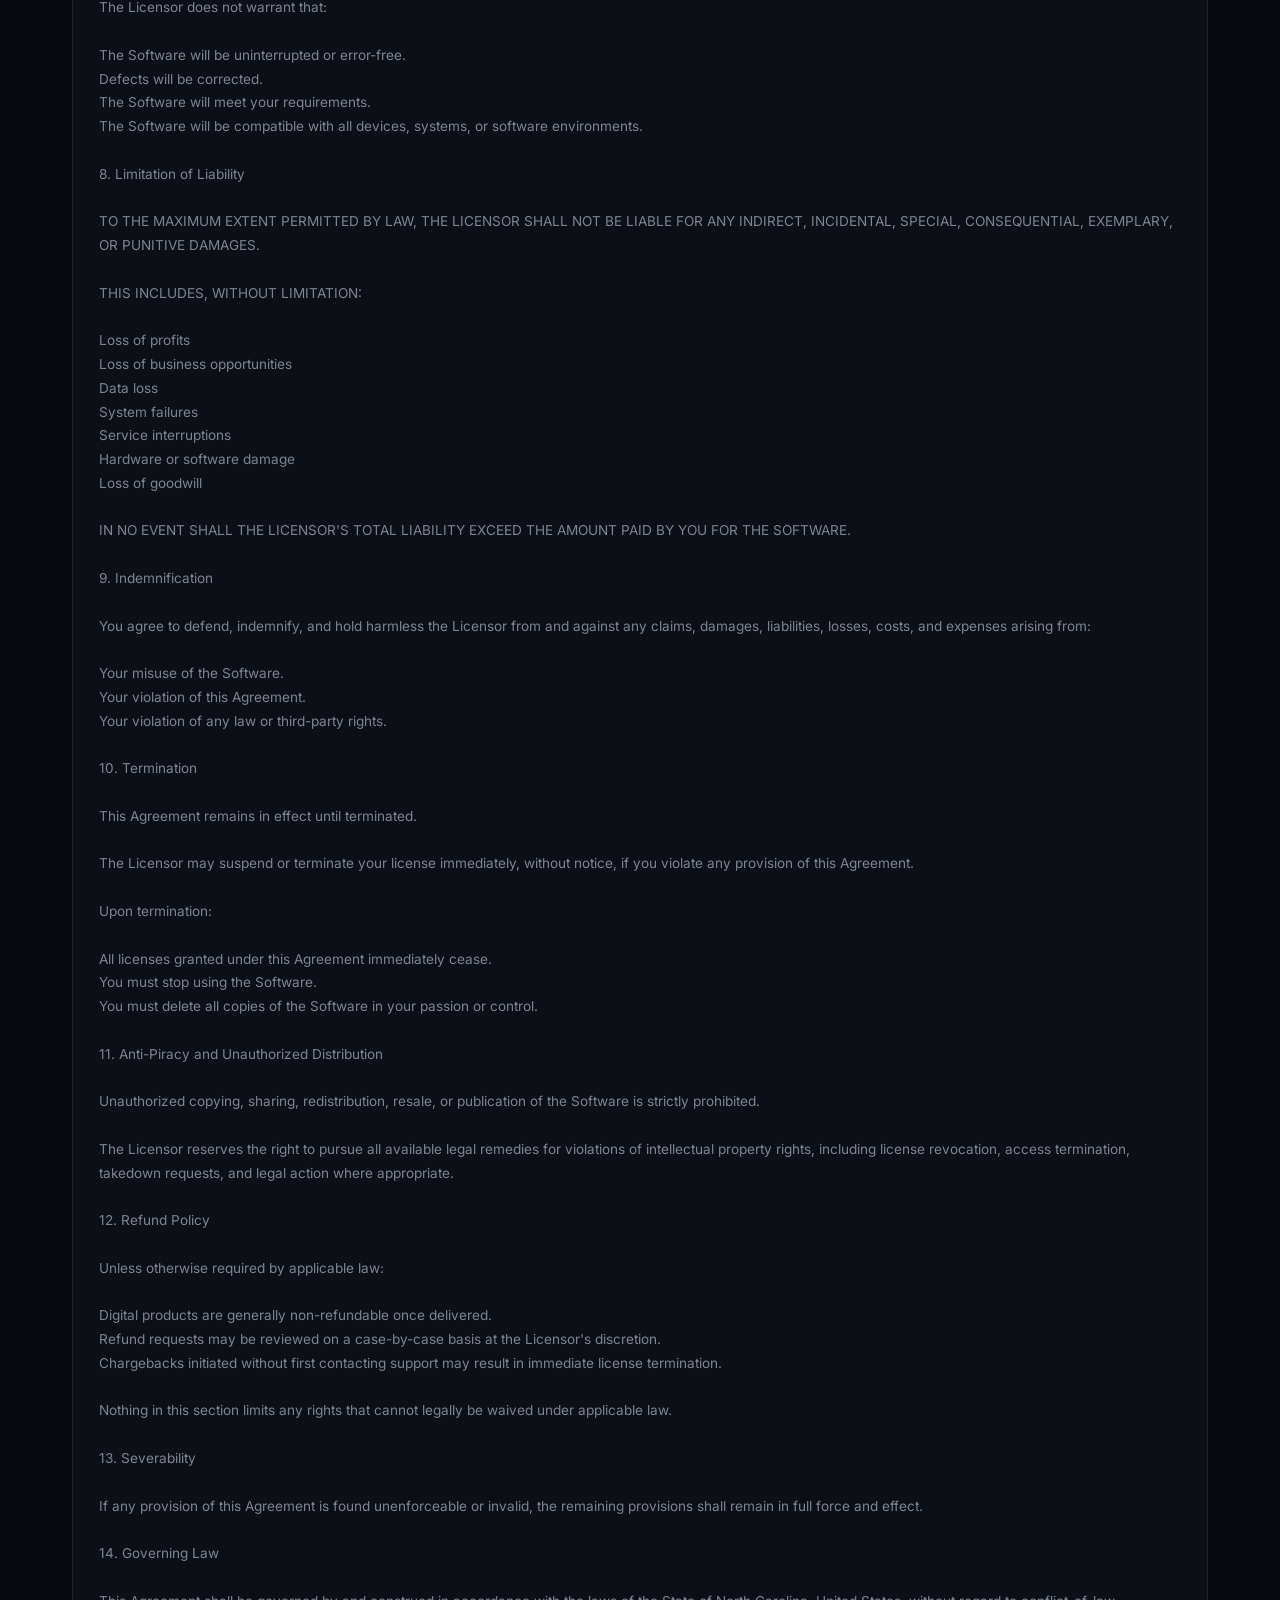
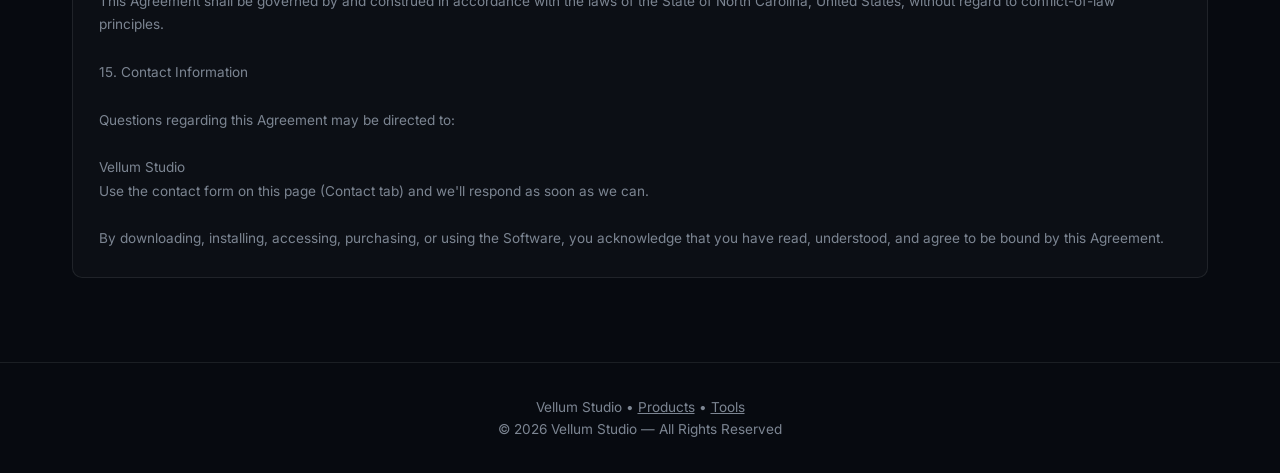
<file: contact.html>
<!DOCTYPE html>
<html lang="en">
<head>
<meta charset="UTF-8">
<meta name="viewport" content="width=device-width, initial-scale=1.0">
<title>Contact &amp; Legal — Vellum Studio</title>
<meta name="description" content="Get in touch with Vellum Studio for support, feedback, or questions. Includes frequently asked questions and the End User License Agreement (EULA).">
<meta property="og:title" content="Contact &amp; Legal — Vellum Studio">
<meta property="og:description" content="Questions, support, or feedback — send a message, or read the FAQ and license terms.">
<meta property="og:url" content="https://vellumtech55.github.io/vellum/contact.html">
<meta property="og:type" content="website">
<link rel="canonical" href="https://vellumtech55.github.io/vellum/contact.html">
<link rel="icon" type="image/svg+xml" href="[data-uri]">
<link rel="preconnect" href="https://fonts.googleapis.com">
<link href="https://fonts.googleapis.com/css2?family=Fraunces:ital,wght@0,500;0,600;0,800;1,500&family=Inter:wght@300;400;500;600;800&display=swap" rel="stylesheet">
<style>
*{margin:0;padding:0;box-sizing:border-box}

:root{
  --ink-950:#070a10;
  --ink-900:#0d121b;
  --ink-850:#121722;
  --ink-800:#1a202c;
  --line:rgba(233,238,245,.09);
  --line-strong:rgba(233,238,245,.18);
  --text:#e9eef5;
  --text-dim:#98a1ad;
  --text-faint:#7c8592;

  --navy:#5a7fb8;
  --navy-dim:rgba(90,127,184,.35);
  --navy-bg:#10141f;

  --copper:#d98255;
  --copper-dim:rgba(217,130,85,.35);
  --copper-bg:#1c130c;

  --teal:#33b8b0;
  --teal-dim:rgba(51,184,176,.35);
  --teal-bg:#0b1817;

  --silver:#aab5c4;
  --silver-dim:rgba(170,181,196,.35);
  --silver-bg:#14171c;

  --font-display:'Fraunces',serif;
  --font-body:'Inter',sans-serif;
}

body{
  font-family:var(--font-body);
  background:var(--ink-950);
  color:var(--text);
  overflow-x:hidden;
}

.bg-glow{
  position:fixed;
  inset:0;
  z-index:-3;
}
.bg-glow::before{
  content:"";
  position:absolute;
  width:900px;
  height:900px;
  border-radius:50%;
  filter:blur(170px);
  background:rgba(90,127,184,.16);
  animation:float 18s ease-in-out infinite;
}
.bg-glow.copper::before{ background:rgba(217,130,85,.18); }
.bg-glow.teal::before{ background:rgba(51,184,176,.14); }
.bg-glow.silver::before { background:rgba(170,181,196,.16); }

@keyframes float{
  0%  {transform:translate(-10%,-10%) scale(1)}
  50% {transform:translate(35%,20%) scale(1.25)}
  100%{transform:translate(-10%,-10%) scale(1)}
}

.grid-bg{
  position:fixed;
  inset:0;
  z-index:-2;
  opacity:.06;
  background-image:
    linear-gradient(rgba(255,255,255,.12) 1px,transparent 1px),
    linear-gradient(90deg,rgba(255,255,255,.12) 1px,transparent 1px);
  background-size:45px 45px;
}

.grain{
  position:fixed;
  inset:0;
  z-index:-1;
  pointer-events:none;
  opacity:.035;
  background-image:url("data:image/svg+xml,%3Csvg viewBox='0 0 200 200' xmlns='http://www.w3.org/2000/svg'%3E%3Cfilter id='n'%3E%3CfeTurbulence type='fractalNoise' baseFrequency='0.85' numOctaves='4' stitchTiles='stitch'/%3E%3C/filter%3E%3Crect width='100%25' height='100%25' filter='url(%23n)'/%3E%3C/svg%3E");
  background-repeat:repeat;
  background-size:180px 180px;
}

.deckle{
  height:16px;
  width:100%;
  background-color:var(--ink-950);
  background-image:
    linear-gradient(135deg, var(--ink-900) 50%, transparent 50%),
    linear-gradient(-135deg, var(--ink-900) 50%, transparent 50%);
  background-position:0 0,0 0;
  background-size:16px 16px;
  background-repeat:repeat-x;
}

header{
  text-align:center;
  padding:110px 20px 0;
  background:var(--ink-900);
}

.eyebrow{
  font-size:.78rem;
  letter-spacing:3px;
  text-transform:uppercase;
  color:var(--navy);
  font-weight:600;
  margin-bottom:14px;
}

header h1{
  font-family:var(--font-display);
  font-size:4.2rem;
  font-weight:800;
  letter-spacing:1px;
}

header h1 a{
  color:inherit;
  text-decoration:none;
}

header p.tagline{
  color:var(--text-dim);
  margin-top:10px;
  font-size:1.05rem;
  font-family:var(--font-display);
  font-style:italic;
}

.hero{
  max-width:780px;
  margin:36px auto 0;
  padding:30px 34px;
  border-radius:4px;
  background:rgba(255,255,255,.035);
  border:1px solid var(--line);
  text-align:left;
}

.hero h2{font-size:.78rem;color:var(--text-faint);text-transform:uppercase;letter-spacing:2.5px;margin-bottom:10px;font-weight:600}
.hero h3{font-family:var(--font-display);font-size:1.5rem;margin-bottom:10px;font-weight:600}
.hero p{color:var(--text-dim);font-size:.95rem;line-height:1.6}

header .deckle-spacer{ height:48px; }

nav{
  display:flex;
  justify-content:center;
  gap:8px;
  flex-wrap:wrap;
  padding:16px 20px;
  position:sticky;
  top:0;
  backdrop-filter:blur(14px);
  background:rgba(8,9,11,.78);
  z-index:10;
  border-bottom:1px solid var(--line);
}

.nav-link{
  padding:10px 18px;
  border-radius:8px;
  border:1px solid var(--line-strong);
  background:var(--ink-850);
  color:var(--text-dim);
  cursor:pointer;
  transition:.2s;
  font-size:.88rem;
  font-weight:600;
  font-family:var(--font-body);
  text-decoration:none;
  display:inline-block;
}

.nav-link:hover{
  transform:translateY(-1px);
  color:var(--text);
  border-color:var(--text-faint);
}

.nav-link.active{ background:var(--ink-800); }
.nav-link.active[data-accent="navy"]   { border-color:var(--navy);    color:var(--navy);    box-shadow:0 0 16px var(--navy-dim); }
.nav-link.active[data-accent="copper"]{ border-color:var(--copper); color:var(--copper); box-shadow:0 0 16px var(--copper-dim); }
.nav-link.active[data-accent="teal"]{ border-color:var(--teal); color:var(--teal); box-shadow:0 0 16px var(--teal-dim); }
.nav-link.active[data-accent="silver"] { border-color:var(--silver);  color:var(--silver);  box-shadow:0 0 16px var(--silver-dim); }

main{
  max-width:1180px;
  margin:auto;
  padding:54px 22px 84px;
  animation:.3s fade ease;
}
@keyframes fade{
  from{opacity:0;transform:translateY(8px)}
  to  {opacity:1;transform:translateY(0)}
}

.section-title{
  font-family:var(--font-display);
  font-size:2rem;
  font-weight:700;
  margin-bottom:6px;
}
.section-sub{
  color:var(--text-dim);
  font-size:.95rem;
  margin-bottom:30px;
  max-width:560px;
}

.grid-cards{
  display:grid;
  grid-template-columns:repeat(auto-fit,minmax(260px,1fr));
  gap:18px;
  margin-top:4px;
}

.card{
  background:rgba(255,255,255,.035);
  border:1px solid var(--line);
  border-radius:10px;
  padding:24px;
  transition:.22s;
}
.card:hover{ transform:translateY(-4px); border-color:var(--line-strong); }

.theme-navy .card:hover    { border-color:var(--navy);    box-shadow:0 0 22px rgba(90,127,184,.14); }
.theme-copper .card:hover { border-color:var(--copper); box-shadow:0 0 22px rgba(217,130,85,.16); }
.theme-teal .card:hover { border-color:var(--teal); box-shadow:0 0 22px rgba(51,184,176,.14); }
.theme-silver .card:hover  { border-color:var(--silver);  box-shadow:0 0 22px rgba(170,181,196,.16); }

.card h3{ font-family:var(--font-display); font-size:1.18rem; font-weight:600; margin-bottom:8px; }
.card p{ color:var(--text-dim); font-size:.92rem; line-height:1.55; }

.badge{
  display:inline-block;
  padding:4px 10px;
  border-radius:5px;
  font-size:.7rem;
  font-weight:700;
  letter-spacing:.6px;
  text-transform:uppercase;
  margin-bottom:10px;
}
.badge.navy{ background:var(--navy-bg); color:var(--navy); }
.badge.copper{ background:var(--copper-bg); color:var(--copper); }
.badge.teal{ background:var(--teal-bg); color:var(--teal); }
.badge.silver{ background:var(--silver-bg); color:var(--silver); }

.stat-card h3{ font-family:var(--font-display); font-size:2.1rem; font-weight:700; margin-bottom:4px; }
.stat-card p{ color:var(--text-faint); font-size:.85rem; }

.main-btn{
  display:inline-block;
  margin-top:14px;
  padding:10px 18px;
  border-radius:7px;
  text-decoration:none;
  font-weight:600;
  font-size:.86rem;
  cursor:pointer;
  transition:.2s;
  font-family:var(--font-body);
  border:1px solid transparent;
}
.btn-navy   { background:transparent; color:var(--navy);    border-color:var(--navy); }
.btn-navy:hover   { background:var(--navy);    color:#0d121b; }
.btn-copper{ background:transparent; color:var(--copper); border-color:var(--copper); }
.btn-copper:hover{ background:var(--copper); color:#1f1006; }
.btn-teal{ background:transparent; color:var(--teal); border-color:var(--teal); }
.btn-teal:hover{ background:var(--teal); color:#041615; }
.btn-silver { background:transparent; color:var(--silver);  border-color:var(--silver); }
.btn-silver:hover { background:var(--silver);  color:#12151a; }

.roadmap{ display:flex; flex-direction:column; gap:12px; }
.step{
  padding:16px 20px;
  border-left:3px solid var(--navy);
  background:rgba(255,255,255,.03);
  border-radius:6px;
  font-size:.93rem;
  color:var(--text-dim);
}
.step b{ color:var(--text); }

form{ display:flex; flex-direction:column; gap:12px; margin-bottom:32px; }
input,textarea{
  background:var(--ink-900);
  border:1px solid var(--line-strong);
  color:var(--text);
  padding:13px 15px;
  border-radius:7px;
  font-size:.95rem;
  font-family:var(--font-body);
}
textarea{ min-height:150px; resize:vertical; }
input:focus,textarea:focus{ outline:none; border-color:var(--navy); }

.legal-box{
  background:rgba(255,255,255,.025);
  border:1px solid var(--line);
  border-radius:10px;
  padding:26px;
  line-height:1.75;
  color:var(--text-faint);
  font-size:.88rem;
}
.legal-box h3{ font-family:var(--font-display); color:var(--text-dim); margin-bottom:14px; }

footer{
  text-align:center;
  padding:36px 20px;
  color:var(--text-faint);
  border-top:1px solid var(--line);
  font-size:.85rem;
}
footer a{ color:var(--text-faint); }
footer a:hover{ color:var(--navy); }

.tool-card{
  background:rgba(255,255,255,.035);
  border:1px solid var(--line);
  border-radius:10px;
  overflow:hidden;
}
.tool-card > summary{
  list-style:none;
  cursor:pointer;
  padding:22px 24px;
  display:flex;
  align-items:center;
  justify-content:space-between;
  gap:12px;
}
.tool-card > summary::-webkit-details-marker{ display:none; }
.tool-card > summary .tool-meta h3{ font-family:var(--font-display); font-size:1.1rem; margin-bottom:4px; }
.tool-card > summary .tool-meta p{ color:var(--text-dim); font-size:.88rem; }
.tool-card > summary .chevron{ color:var(--silver); font-size:1.3rem; transition:.2s; flex-shrink:0; }
.tool-card[open] > summary .chevron{ transform:rotate(45deg); }
.tool-card[open]{ border-color:var(--silver); box-shadow:0 0 22px rgba(170,181,196,.13); }

.tool-body{ padding:0 24px 26px; border-top:1px solid var(--line); padding-top:20px; }

.tool-row{ display:flex; gap:10px; flex-wrap:wrap; align-items:center; margin-bottom:12px; }
.tool-row label{ font-size:.82rem; color:var(--text-dim); display:flex; align-items:center; gap:6px; }
.tool-stats{ display:flex; gap:22px; flex-wrap:wrap; margin-top:12px; }
.tool-stats div{ font-size:.8rem; color:var(--text-faint); }
.tool-stats span{ display:block; font-family:var(--font-display); font-size:1.4rem; color:var(--text); font-weight:600; }

.tool-out{
  background:var(--ink-950);
  border:1px solid var(--line-strong);
  border-radius:7px;
  padding:14px 16px;
  font-family:ui-monospace,monospace;
  font-size:.85rem;
  color:var(--text-dim);
  white-space:pre-wrap;
  word-break:break-word;
  min-height:44px;
}
.tool-out.error{ color:var(--copper); }
.tool-out.pass{ color:var(--teal); }

.btn-small{
  padding:8px 14px;
  border-radius:6px;
  border:1px solid var(--silver);
  background:transparent;
  color:var(--silver);
  font-size:.83rem;
  font-weight:600;
  cursor:pointer;
  font-family:var(--font-body);
  transition:.2s;
}
.btn-small:hover{ background:var(--silver); color:#12151a; }

.swatch-pair{ display:flex; gap:14px; align-items:center; flex-wrap:wrap; }
.swatch-pair .pair-block{ display:flex; align-items:center; gap:8px; background:var(--ink-950); border:1px solid var(--line-strong); padding:8px 10px; border-radius:7px; }
.swatch-pair input[type=color]{ width:34px; height:34px; border:none; border-radius:5px; background:none; cursor:pointer; padding:0; }
.swatch-pair input[type=text]{ width:90px; padding:6px 8px; font-size:.82rem; }

.preview-text{ margin-top:14px; padding:16px; border-radius:7px; font-size:1rem; font-weight:600; text-align:center; }

.range-row{ display:flex; align-items:center; gap:10px; flex:1; min-width:180px; }
.range-row input[type=range]{ flex:1; accent-color:var(--silver); }
.checkbox-row{ display:flex; gap:16px; flex-wrap:wrap; margin-bottom:14px; }
.checkbox-row label{ font-size:.85rem; color:var(--text-dim); display:flex; align-items:center; gap:6px; cursor:pointer; }

.product-card{
  background:rgba(255,255,255,.035);
  border:1px solid var(--line);
  border-radius:10px;
  overflow:hidden;
  transition:.22s;
}
.product-card:hover{ transform:translateY(-2px); border-color:var(--line-strong); }

.product-card > summary{
  list-style:none;
  cursor:pointer;
  padding:22px 24px;
  display:flex;
  align-items:flex-start;
  justify-content:space-between;
  gap:16px;
}
.product-card > summary::-webkit-details-marker{ display:none; }

.product-summary-left{ flex:1; min-width:0; }
.product-summary-left h3{ font-family:var(--font-display); font-size:1.18rem; font-weight:600; margin-bottom:6px; }
.product-summary-left p{ color:var(--text-dim); font-size:.9rem; line-height:1.5; }

.product-card .chevron{ font-size:1.3rem; transition:.2s; flex-shrink:0; color:var(--text-faint); margin-top:2px; }
.product-card[open] .chevron{ transform:rotate(45deg); }

.product-card--navy[open]   { border-color:var(--navy);    box-shadow:0 0 22px rgba(90,127,184,.14); }
.product-card--navy .chevron{ color:var(--navy); }
.product-card--copper[open]{ border-color:var(--copper); box-shadow:0 0 22px rgba(217,130,85,.16); }
.product-card--copper .chevron{ color:var(--copper); }
.product-card--teal[open]{ border-color:var(--teal); box-shadow:0 0 22px rgba(51,184,176,.14); }
.product-card--teal .chevron{ color:var(--teal); }
.product-card--silver[open] { border-color:var(--silver);  box-shadow:0 0 22px rgba(170,181,196,.16); }
.product-card--silver .chevron{ color:var(--silver); }

.product-body{ padding:0 24px 26px; border-top:1px solid var(--line); padding-top:20px; }
.product-desc{ color:var(--text-dim); font-size:.92rem; line-height:1.6; margin-bottom:16px; }

.feature-list{ list-style:none; display:flex; flex-direction:column; gap:8px; margin-bottom:18px; }
.feature-list li{ font-size:.88rem; color:var(--text-dim); padding-left:22px; position:relative; line-height:1.5; }
.feature-list li::before{ content:"✓"; position:absolute; left:0; font-weight:700; }
.product-card--navy .feature-list li::before   { color:var(--navy); }
.product-card--copper .feature-list li::before{ color:var(--copper); }
.product-card--teal .feature-list li::before{ color:var(--teal); }
.product-card--silver .feature-list li::before { color:var(--silver); }

.product-meta-row{ display:flex; align-items:center; justify-content:space-between; flex-wrap:wrap; gap:8px 16px; margin-bottom:14px; font-size:.8rem; color:var(--text-faint); }
.product-meta-row .best-for b{ color:var(--text-dim); font-weight:600; }

.about-header{ display:flex; gap:28px; align-items:flex-start; flex-wrap:wrap; }
.about-intro{ flex:1; min-width:260px; }
.about-intro h3{ font-family:var(--font-display); font-size:1.6rem; font-weight:600; margin-bottom:10px; }
.about-intro p{ color:var(--text-dim); font-size:.95rem; line-height:1.65; margin-bottom:14px; }

.tech-badges{ display:flex; flex-wrap:wrap; gap:8px; margin-top:4px; margin-bottom:16px; }
.tech-badge{ background:var(--ink-900); border:1px solid var(--line-strong); color:var(--text-dim); padding:6px 13px; border-radius:20px; font-size:.78rem; font-weight:600; }

.social-links{ display:flex; flex-wrap:wrap; gap:10px; }
.social-links a{ color:var(--text-dim); text-decoration:none; font-size:.86rem; font-weight:600; border:1px solid var(--line-strong); padding:9px 16px; border-radius:7px; transition:.2s; }
.social-links a:hover{ border-color:var(--navy); color:var(--navy); }

.notice-banner{ display:flex; align-items:center; gap:10px; border-radius:8px; padding:13px 18px; margin-bottom:24px; font-size:.86rem; color:var(--text-dim); border:1px solid; }
.notice-banner a{ font-weight:700; text-decoration:none; }
.notice-banner a:hover{ text-decoration:underline; }
.notice-navy{ background:rgba(216,169,85,.07); border-color:rgba(216,169,85,.3); }
.notice-navy a{ color:var(--navy); }
.notice-copper{ background:rgba(217,130,85,.08); border-color:rgba(217,130,85,.3); }
.notice-copper a{ color:var(--copper); }
.notice-teal{ background:rgba(51,184,176,.08); border-color:rgba(43,214,163,.3); }
.notice-teal a{ color:var(--teal); }

.faq-list{ display:flex; flex-direction:column; gap:10px; margin-bottom:32px; }
.faq-item{ background:rgba(255,255,255,.03); border:1px solid var(--line); border-radius:8px; overflow:hidden; }
.faq-item summary{ list-style:none; cursor:pointer; padding:16px 20px; font-weight:600; font-size:.94rem; display:flex; justify-content:space-between; align-items:center; }
.faq-item summary::-webkit-details-marker{ display:none; }
.faq-item summary .chevron{ color:var(--navy); transition:.2s; }
.faq-item[open] summary .chevron{ transform:rotate(45deg); }
.faq-item p{ padding:0 20px 18px; color:var(--text-dim); font-size:.88rem; line-height:1.6; }

.secret-mode{ filter:hue-rotate(180deg); }

.skip-link{
  position:absolute;
  left:-9999px;
  top:0;
  background:var(--navy);
  color:#0d121b;
  padding:10px 16px;
  z-index:100;
  border-radius:0 0 6px 0;
  font-weight:600;
  text-decoration:none;
}
.skip-link:focus{ left:0; }

a:focus-visible, button:focus-visible, summary:focus-visible, input:focus-visible, [tabindex]:focus-visible{
  outline:2px solid var(--navy);
  outline-offset:2px;
}

@media (prefers-reduced-motion: reduce){
  .bg-glow::before{ animation:none; }
  main{ animation:none; }
}

@media(max-width:680px){
  header h1{ font-size:2.6rem; }
  main{ padding:40px 16px 64px; }
  .tool-card > summary{ padding:18px; }
}

</style>
<script type="application/ld+json">
{
  "@context": "https://schema.org",
  "@type": "FAQPage",
  "mainEntity": [
    {
      "@type": "Question",
      "name": "What's the Vellum App Launcher?",
      "acceptedAnswer": {
        "@type": "Answer",
        "text": "It's the easiest way to get Vellum products — download it once from the Products page, then use it to browse, install, and launch anything in the lineup."
      }
    },
    {
      "@type": "Question",
      "name": "Do I need to install anything before using a Vellum product?",
      "acceptedAnswer": {
        "@type": "Answer",
        "text": "Yes — every Vellum product is built on the same Python runtime, so the Dependencies pack needs to be installed once before any other tool will run."
      }
    },
    {
      "@type": "Question",
      "name": "Are the Free Tools actually free?",
      "acceptedAnswer": {
        "@type": "Answer",
        "text": "Yes. Everything on the Free Tools page runs directly in your browser — no account, download, or payment required."
      }
    },
    {
      "@type": "Question",
      "name": "What's the refund policy?",
      "acceptedAnswer": {
        "@type": "Answer",
        "text": "Digital products are generally non-refundable once delivered, but requests are reviewed case-by-case. Please contact us before opening a chargeback."
      }
    },
    {
      "@type": "Question",
      "name": "A product isn't working for me — what do I do?",
      "acceptedAnswer": {
        "@type": "Answer",
        "text": "Send a message using the contact form with what you're seeing and which product it's for, and we'll help you troubleshoot."
      }
    }
  ]
}
</script>
</head>
<body>

<a class="skip-link" href="#main-content">Skip to content</a>

<div class="bg-glow" id="bg"></div>
<div class="grid-bg"></div>
<div class="grain"></div>

<header>
  <p class="eyebrow">Independent software &amp; tools</p>
  <h1><a href="index.html">VELLUM STUDIO</a></h1>
  <p class="tagline">Lightweight desktop software for creators, gamers &amp; developers.</p>
  <div class="deckle-spacer"></div>
</header>
<div class="deckle"></div>

<nav aria-label="Primary">
  <a class="nav-link" data-accent="navy" href="index.html">Home</a>
  <a class="nav-link" data-accent="navy" href="about.html">About Me</a>
  <a class="nav-link" data-accent="silver" href="tools.html">Free Tools</a>
  <a class="nav-link" data-accent="navy" href="products.html">Products</a>
  <a class="nav-link" data-accent="navy" href="membership.html">Membership</a>
  <a class="nav-link" data-accent="copper" href="arcade.html">Arcade</a>
  <a class="nav-link" data-accent="teal" href="game_assets.html">Game Assets</a>
  <a class="nav-link" data-accent="navy" href="roadmap.html">Roadmap</a>
  <a class="nav-link" data-accent="navy" href="fixes.html">Fixes and notes</a>
  <a class="nav-link active" data-accent="navy" href="contact.html">Contact and legal</a>
</nav>

<main id="main-content" class="theme-navy">
  <h2 class="section-title">Contact</h2>
  <p class="section-sub">Questions, support, or feedback — send a message below.</p>

  <div class="card" style="margin-bottom:28px">
    <form action="https://formspree.io/f/mykvppey" method="POST">
      <label for="contact-name" style="color:var(--text-dim);font-size:.85rem">Your Name</label>
      <input type="text" id="contact-name" name="name" placeholder="Your Name" required>
      <label for="contact-email" style="color:var(--text-dim);font-size:.85rem">Your Email</label>
      <input type="email" id="contact-email" name="email" placeholder="Your Email" required>
      <label for="contact-message" style="color:var(--text-dim);font-size:.85rem">Your Message</label>
      <textarea id="contact-message" name="message" placeholder="Your Message" required></textarea>
      <button type="submit" class="main-btn btn-navy">Send Message</button>
    </form>
  </div>

  <h2 class="section-title" style="font-size:1.3rem;margin-bottom:14px">Frequently Asked</h2>
  <div class="faq-list">
    <details class="faq-item">
      <summary>What's the Vellum App Launcher? <span class="chevron">+</span></summary>
      <p>It's the easiest way to get Vellum products — download it once from the <a href="products.html#launcher-card" style="color:var(--silver)">Products page</a>, then use it to browse, install, and launch anything in the lineup.</p>
    </details>
    <details class="faq-item">
      <summary>Do I need to install anything before using a Vellum product? <span class="chevron">+</span></summary>
      <p>Yes — every Vellum product is built on the same Python runtime, so the <a href="index.html#dependencies-card" style="color:var(--navy)">Dependencies pack</a> needs to be installed once before any other tool will run.</p>
    </details>
    <details class="faq-item">
      <summary>Are the Free Tools actually free? <span class="chevron">+</span></summary>
      <p>Yes. Everything on the <a href="tools.html" style="color:var(--silver)">Free Tools</a> page runs directly in your browser — no account, download, or payment required.</p>
    </details>
    <details class="faq-item">
      <summary>What's the refund policy? <span class="chevron">+</span></summary>
      <p>Digital products are generally non-refundable once delivered, but requests are reviewed case-by-case. Please contact us before opening a chargeback — see the full terms in the EULA below.</p>
    </details>
    <details class="faq-item">
      <summary>A product isn't working for me — what do I do? <span class="chevron">+</span></summary>
      <p>Send a message using the form above with what you're seeing and which product it's for, and we'll help you troubleshoot.</p>
    </details>
  </div>

  <div class="legal-box">
    <h3>Legal</h3>
<pre style="white-space:pre-wrap;font-family:var(--font-body);font-size:.85rem;color:var(--text-faint);line-height:1.75">END USER LICENSE AGREEMENT (EULA)

Last Updated: June 3, 2026

This End User License Agreement ("Agreement") is a legally binding agreement between you ("User," "you," or "your") and us governing your use of the software, applications, tools, scripts, digital products, updates, documentation, and related materials (collectively, the "Software").

By downloading, installing, accessing, purchasing, or using the Software, you agree to be bound by this Agreement. If you do not agree to these terms, do not install, access, or use the Software.

1. License Grant

Subject to your compliance with this Agreement, the Licensor grants you a limited, non-exclusive, non-transferable, non-sublicensable, revocable license to install and use the Software for its intended purpose.

This Agreement grants a license to use the Software only. No ownership rights are transferred to you.

2. Ownership and Intellectual Property

The Software and all associated intellectual property rights, including but not limited to copyrights, trademarks, trade secrets, designs, source code, documentation, and related materials, remain the exclusive property of the Licensor.

All rights not expressly granted under this Agreement are reserved by the Licensor.

3. Restrictions

You may not:

Sell, resell, redistribute, sublicense, rent, lease, or commercially exploit the Software except as expressly authorized.
Share, upload, publish, or distribute the Software to any third party.
Reverse engineer, decompile, disassemble, decode, or otherwise attempt to derive source code, except where prohibited by applicable law.
Modify, adapt, translate, create derivative works from, or merge the Software with other software without written permission.
Remove, alter, or obscure copyright notices, trademarks, or proprietary notices.
Circumvent, disable, or interfere with licensing systems, activation systems, security features, or usage limitations.
Use the Software for unlawful, fraudulent, harmful, abusive, or unauthorized activities.

4. License Limitations

Unless otherwise stated in writing:

One license is granted per purchaser.
Licenses may not be transferred, assigned, or shared.
Access credentials, license keys, and downloads may not be shared with others.
The Licensor reserves the right to revoke licenses obtained through fraud, abuse, chargebacks, unauthorized distribution, or violation of this Agreement.

5. Updates and Modifications

The Licensor may provide updates, patches, bug fixes, modifications, or new versions of the Software at its sole discretion.

The Licensor is under no obligation to provide future updates, features, support, maintenance, or compatibility updates.

6. No Guarantee of Results

The Software is intended as a tool and does not guarantee any specific outcome, performance level, business result, financial gain, productivity improvement, or other benefit.

Any examples, demonstrations, marketing materials, or descriptions are provided for informational purposes only and should not be interpreted as guarantees.

7. Disclaimer of Warranties

TO THE MAXIMUM EXTENT PERMITTED BY LAW, THE SOFTWARE IS PROVIDED "AS IS" AND "AS AVAILABLE."

THE LICENSOR DISCLAIMS ALL WARRANTIES, WHETHER EXPRESS, IMPLIED, STATUTORY, OR OTHERWISE, INCLUDING BUT NOT LIMITED TO:

MERCHANTABILITY
FITNESS FOR A PARTICULAR PURPOSE
NON-INFRINGEMENT
ACCURACY
RELIABILITY
AVAILABILITY

The Licensor does not warrant that:

The Software will be uninterrupted or error-free.
Defects will be corrected.
The Software will meet your requirements.
The Software will be compatible with all devices, systems, or software environments.

8. Limitation of Liability

TO THE MAXIMUM EXTENT PERMITTED BY LAW, THE LICENSOR SHALL NOT BE LIABLE FOR ANY INDIRECT, INCIDENTAL, SPECIAL, CONSEQUENTIAL, EXEMPLARY, OR PUNITIVE DAMAGES.

THIS INCLUDES, WITHOUT LIMITATION:

Loss of profits
Loss of business opportunities
Data loss
System failures
Service interruptions
Hardware or software damage
Loss of goodwill

IN NO EVENT SHALL THE LICENSOR'S TOTAL LIABILITY EXCEED THE AMOUNT PAID BY YOU FOR THE SOFTWARE.

9. Indemnification

You agree to defend, indemnify, and hold harmless the Licensor from and against any claims, damages, liabilities, losses, costs, and expenses arising from:

Your misuse of the Software.
Your violation of this Agreement.
Your violation of any law or third-party rights.

10. Termination

This Agreement remains in effect until terminated.

The Licensor may suspend or terminate your license immediately, without notice, if you violate any provision of this Agreement.

Upon termination:

All licenses granted under this Agreement immediately cease.
You must stop using the Software.
You must delete all copies of the Software in your passion or control.

11. Anti-Piracy and Unauthorized Distribution

Unauthorized copying, sharing, redistribution, resale, or publication of the Software is strictly prohibited.

The Licensor reserves the right to pursue all available legal remedies for violations of intellectual property rights, including license revocation, access termination, takedown requests, and legal action where appropriate.

12. Refund Policy

Unless otherwise required by applicable law:

Digital products are generally non-refundable once delivered.
Refund requests may be reviewed on a case-by-case basis at the Licensor's discretion.
Chargebacks initiated without first contacting support may result in immediate license termination.

Nothing in this section limits any rights that cannot legally be waived under applicable law.

13. Severability

If any provision of this Agreement is found unenforceable or invalid, the remaining provisions shall remain in full force and effect.

14. Governing Law

This Agreement shall be governed by and construed in accordance with the laws of the State of North Carolina, United States, without regard to conflict-of-law principles.

15. Contact Information

Questions regarding this Agreement may be directed to:

Vellum Studio
Use the contact form on this page (Contact tab) and we'll respond as soon as we can.

By downloading, installing, accessing, purchasing, or using the Software, you acknowledge that you have read, understood, and agree to be bound by this Agreement.</pre>
  </div>
</main>

<footer>
  <p>Vellum Studio &bull; <a href="products.html">Products</a> &bull; <a href="tools.html">Tools</a></p>
  <p style="margin-top:6px">&#169; 2026 Vellum Studio — All Rights Reserved</p>
</footer>

<script>
const secret = [];
document.addEventListener("keydown", e => {
  secret.push(e.key.toLowerCase());
  if(secret.slice(-6).join("") === "vellum")
    document.body.classList.toggle("secret-mode");
});

</script>
</body>
</html>
</file>
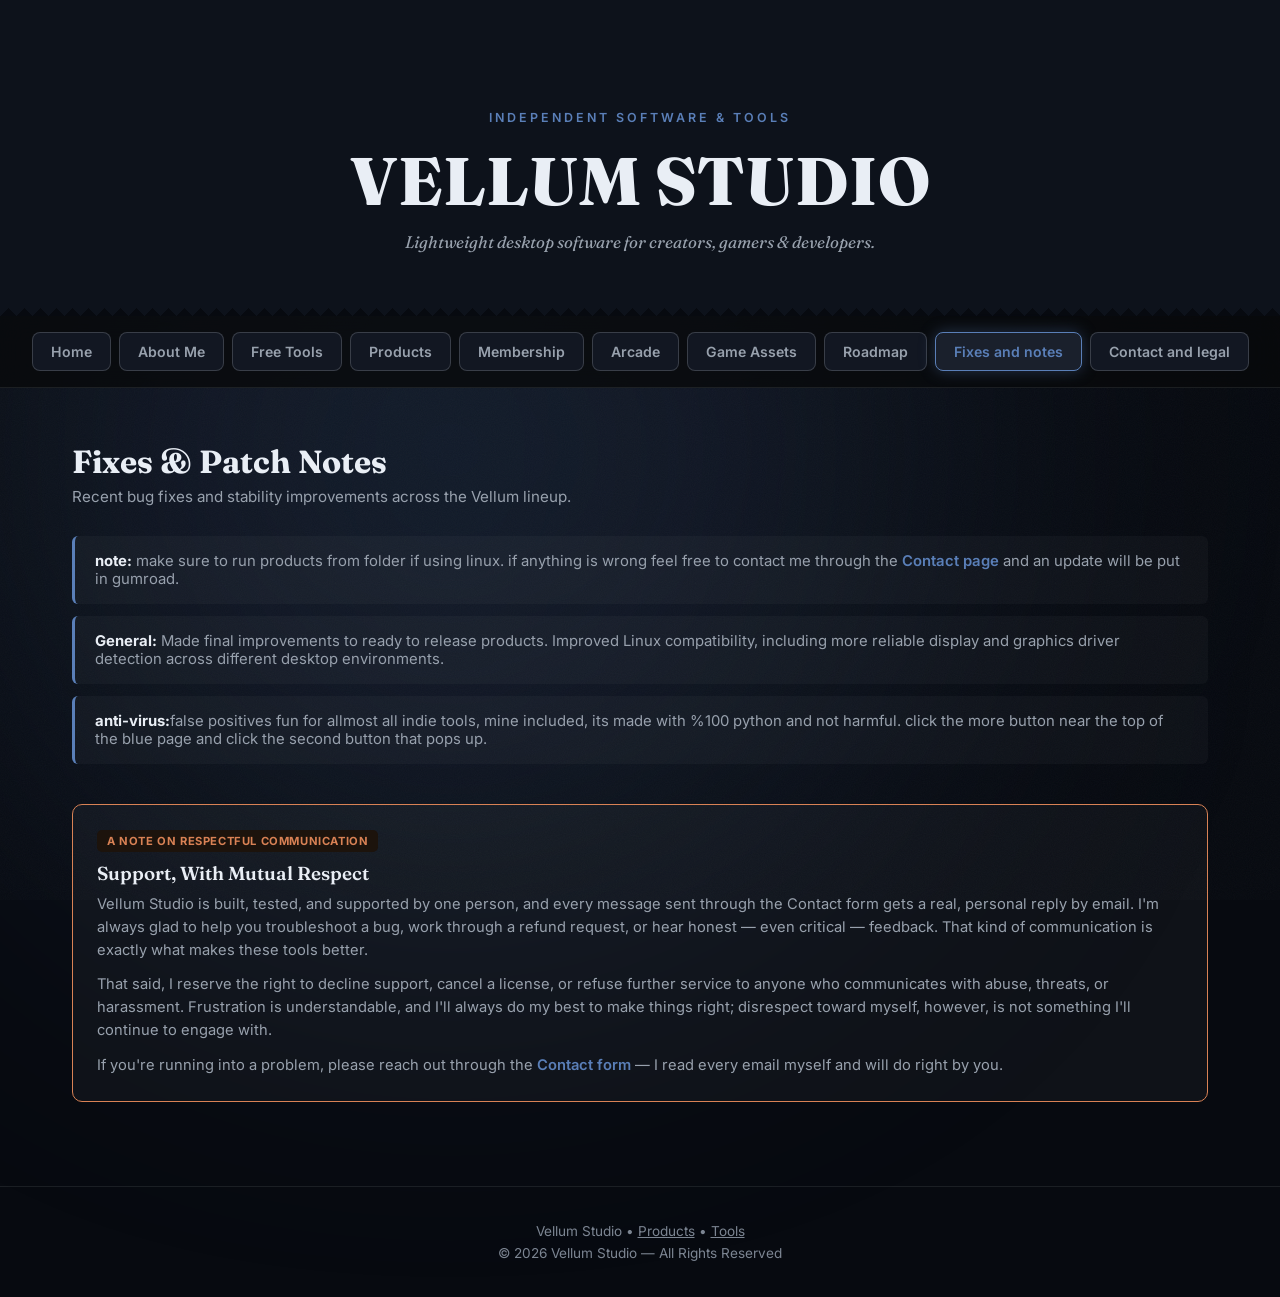
<file: fixes.html>
<!DOCTYPE html>
<html lang="en">
<head>
<meta charset="UTF-8">
<meta name="viewport" content="width=device-width, initial-scale=1.0">
<title>Fixes &amp; Patch Notes — Vellum Studio</title>
<meta name="description" content="Recent bug fixes and stability improvements across the Vellum Studio product lineup.">
<meta property="og:title" content="Fixes &amp; Patch Notes — Vellum Studio">
<meta property="og:description" content="Recent bug fixes and stability improvements across the Vellum lineup.">
<meta property="og:url" content="https://vellumtech55.github.io/vellum/fixes.html">
<meta property="og:type" content="website">
<link rel="canonical" href="https://vellumtech55.github.io/vellum/fixes.html">
<link rel="icon" type="image/svg+xml" href="[data-uri]">
<link rel="preconnect" href="https://fonts.googleapis.com">
<link href="https://fonts.googleapis.com/css2?family=Fraunces:ital,wght@0,500;0,600;0,800;1,500&family=Inter:wght@300;400;500;600;800&display=swap" rel="stylesheet">
<style>
*{margin:0;padding:0;box-sizing:border-box}

:root{
  --ink-950:#070a10;
  --ink-900:#0d121b;
  --ink-850:#121722;
  --ink-800:#1a202c;
  --line:rgba(233,238,245,.09);
  --line-strong:rgba(233,238,245,.18);
  --text:#e9eef5;
  --text-dim:#98a1ad;
  --text-faint:#7c8592;

  --navy:#5a7fb8;
  --navy-dim:rgba(90,127,184,.35);
  --navy-bg:#10141f;

  --copper:#d98255;
  --copper-dim:rgba(217,130,85,.35);
  --copper-bg:#1c130c;

  --teal:#33b8b0;
  --teal-dim:rgba(51,184,176,.35);
  --teal-bg:#0b1817;

  --silver:#aab5c4;
  --silver-dim:rgba(170,181,196,.35);
  --silver-bg:#14171c;

  --font-display:'Fraunces',serif;
  --font-body:'Inter',sans-serif;
}

body{
  font-family:var(--font-body);
  background:var(--ink-950);
  color:var(--text);
  overflow-x:hidden;
}

.bg-glow{
  position:fixed;
  inset:0;
  z-index:-3;
}
.bg-glow::before{
  content:"";
  position:absolute;
  width:900px;
  height:900px;
  border-radius:50%;
  filter:blur(170px);
  background:rgba(90,127,184,.16);
  animation:float 18s ease-in-out infinite;
}
.bg-glow.copper::before{ background:rgba(217,130,85,.18); }
.bg-glow.teal::before{ background:rgba(51,184,176,.14); }
.bg-glow.silver::before { background:rgba(170,181,196,.16); }

@keyframes float{
  0%  {transform:translate(-10%,-10%) scale(1)}
  50% {transform:translate(35%,20%) scale(1.25)}
  100%{transform:translate(-10%,-10%) scale(1)}
}

.grid-bg{
  position:fixed;
  inset:0;
  z-index:-2;
  opacity:.06;
  background-image:
    linear-gradient(rgba(255,255,255,.12) 1px,transparent 1px),
    linear-gradient(90deg,rgba(255,255,255,.12) 1px,transparent 1px);
  background-size:45px 45px;
}

.grain{
  position:fixed;
  inset:0;
  z-index:-1;
  pointer-events:none;
  opacity:.035;
  background-image:url("data:image/svg+xml,%3Csvg viewBox='0 0 200 200' xmlns='http://www.w3.org/2000/svg'%3E%3Cfilter id='n'%3E%3CfeTurbulence type='fractalNoise' baseFrequency='0.85' numOctaves='4' stitchTiles='stitch'/%3E%3C/filter%3E%3Crect width='100%25' height='100%25' filter='url(%23n)'/%3E%3C/svg%3E");
  background-repeat:repeat;
  background-size:180px 180px;
}

.deckle{
  height:16px;
  width:100%;
  background-color:var(--ink-950);
  background-image:
    linear-gradient(135deg, var(--ink-900) 50%, transparent 50%),
    linear-gradient(-135deg, var(--ink-900) 50%, transparent 50%);
  background-position:0 0,0 0;
  background-size:16px 16px;
  background-repeat:repeat-x;
}

header{
  text-align:center;
  padding:110px 20px 0;
  background:var(--ink-900);
}

.eyebrow{
  font-size:.78rem;
  letter-spacing:3px;
  text-transform:uppercase;
  color:var(--navy);
  font-weight:600;
  margin-bottom:14px;
}

header h1{
  font-family:var(--font-display);
  font-size:4.2rem;
  font-weight:800;
  letter-spacing:1px;
}

header h1 a{
  color:inherit;
  text-decoration:none;
}

header p.tagline{
  color:var(--text-dim);
  margin-top:10px;
  font-size:1.05rem;
  font-family:var(--font-display);
  font-style:italic;
}

.hero{
  max-width:780px;
  margin:36px auto 0;
  padding:30px 34px;
  border-radius:4px;
  background:rgba(255,255,255,.035);
  border:1px solid var(--line);
  text-align:left;
}

.hero h2{font-size:.78rem;color:var(--text-faint);text-transform:uppercase;letter-spacing:2.5px;margin-bottom:10px;font-weight:600}
.hero h3{font-family:var(--font-display);font-size:1.5rem;margin-bottom:10px;font-weight:600}
.hero p{color:var(--text-dim);font-size:.95rem;line-height:1.6}

header .deckle-spacer{ height:48px; }

nav{
  display:flex;
  justify-content:center;
  gap:8px;
  flex-wrap:wrap;
  padding:16px 20px;
  position:sticky;
  top:0;
  backdrop-filter:blur(14px);
  background:rgba(8,9,11,.78);
  z-index:10;
  border-bottom:1px solid var(--line);
}

.nav-link{
  padding:10px 18px;
  border-radius:8px;
  border:1px solid var(--line-strong);
  background:var(--ink-850);
  color:var(--text-dim);
  cursor:pointer;
  transition:.2s;
  font-size:.88rem;
  font-weight:600;
  font-family:var(--font-body);
  text-decoration:none;
  display:inline-block;
}

.nav-link:hover{
  transform:translateY(-1px);
  color:var(--text);
  border-color:var(--text-faint);
}

.nav-link.active{ background:var(--ink-800); }
.nav-link.active[data-accent="navy"]   { border-color:var(--navy);    color:var(--navy);    box-shadow:0 0 16px var(--navy-dim); }
.nav-link.active[data-accent="copper"]{ border-color:var(--copper); color:var(--copper); box-shadow:0 0 16px var(--copper-dim); }
.nav-link.active[data-accent="teal"]{ border-color:var(--teal); color:var(--teal); box-shadow:0 0 16px var(--teal-dim); }
.nav-link.active[data-accent="silver"] { border-color:var(--silver);  color:var(--silver);  box-shadow:0 0 16px var(--silver-dim); }

main{
  max-width:1180px;
  margin:auto;
  padding:54px 22px 84px;
  animation:.3s fade ease;
}
@keyframes fade{
  from{opacity:0;transform:translateY(8px)}
  to  {opacity:1;transform:translateY(0)}
}

.section-title{
  font-family:var(--font-display);
  font-size:2rem;
  font-weight:700;
  margin-bottom:6px;
}
.section-sub{
  color:var(--text-dim);
  font-size:.95rem;
  margin-bottom:30px;
  max-width:560px;
}

.grid-cards{
  display:grid;
  grid-template-columns:repeat(auto-fit,minmax(260px,1fr));
  gap:18px;
  margin-top:4px;
}

.card{
  background:rgba(255,255,255,.035);
  border:1px solid var(--line);
  border-radius:10px;
  padding:24px;
  transition:.22s;
}
.card:hover{ transform:translateY(-4px); border-color:var(--line-strong); }

.theme-navy .card:hover    { border-color:var(--navy);    box-shadow:0 0 22px rgba(90,127,184,.14); }
.theme-copper .card:hover { border-color:var(--copper); box-shadow:0 0 22px rgba(217,130,85,.16); }
.theme-teal .card:hover { border-color:var(--teal); box-shadow:0 0 22px rgba(51,184,176,.14); }
.theme-silver .card:hover  { border-color:var(--silver);  box-shadow:0 0 22px rgba(170,181,196,.16); }

.card h3{ font-family:var(--font-display); font-size:1.18rem; font-weight:600; margin-bottom:8px; }
.card p{ color:var(--text-dim); font-size:.92rem; line-height:1.55; }

.badge{
  display:inline-block;
  padding:4px 10px;
  border-radius:5px;
  font-size:.7rem;
  font-weight:700;
  letter-spacing:.6px;
  text-transform:uppercase;
  margin-bottom:10px;
}
.badge.navy{ background:var(--navy-bg); color:var(--navy); }
.badge.copper{ background:var(--copper-bg); color:var(--copper); }
.badge.teal{ background:var(--teal-bg); color:var(--teal); }
.badge.silver{ background:var(--silver-bg); color:var(--silver); }

.stat-card h3{ font-family:var(--font-display); font-size:2.1rem; font-weight:700; margin-bottom:4px; }
.stat-card p{ color:var(--text-faint); font-size:.85rem; }

.main-btn{
  display:inline-block;
  margin-top:14px;
  padding:10px 18px;
  border-radius:7px;
  text-decoration:none;
  font-weight:600;
  font-size:.86rem;
  cursor:pointer;
  transition:.2s;
  font-family:var(--font-body);
  border:1px solid transparent;
}
.btn-navy   { background:transparent; color:var(--navy);    border-color:var(--navy); }
.btn-navy:hover   { background:var(--navy);    color:#0d121b; }
.btn-copper{ background:transparent; color:var(--copper); border-color:var(--copper); }
.btn-copper:hover{ background:var(--copper); color:#1f1006; }
.btn-teal{ background:transparent; color:var(--teal); border-color:var(--teal); }
.btn-teal:hover{ background:var(--teal); color:#041615; }
.btn-silver { background:transparent; color:var(--silver);  border-color:var(--silver); }
.btn-silver:hover { background:var(--silver);  color:#12151a; }

.roadmap{ display:flex; flex-direction:column; gap:12px; }
.step{
  padding:16px 20px;
  border-left:3px solid var(--navy);
  background:rgba(255,255,255,.03);
  border-radius:6px;
  font-size:.93rem;
  color:var(--text-dim);
}
.step b{ color:var(--text); }

form{ display:flex; flex-direction:column; gap:12px; margin-bottom:32px; }
input,textarea{
  background:var(--ink-900);
  border:1px solid var(--line-strong);
  color:var(--text);
  padding:13px 15px;
  border-radius:7px;
  font-size:.95rem;
  font-family:var(--font-body);
}
textarea{ min-height:150px; resize:vertical; }
input:focus,textarea:focus{ outline:none; border-color:var(--navy); }

.legal-box{
  background:rgba(255,255,255,.025);
  border:1px solid var(--line);
  border-radius:10px;
  padding:26px;
  line-height:1.75;
  color:var(--text-faint);
  font-size:.88rem;
}
.legal-box h3{ font-family:var(--font-display); color:var(--text-dim); margin-bottom:14px; }

footer{
  text-align:center;
  padding:36px 20px;
  color:var(--text-faint);
  border-top:1px solid var(--line);
  font-size:.85rem;
}
footer a{ color:var(--text-faint); }
footer a:hover{ color:var(--navy); }

.tool-card{
  background:rgba(255,255,255,.035);
  border:1px solid var(--line);
  border-radius:10px;
  overflow:hidden;
}
.tool-card > summary{
  list-style:none;
  cursor:pointer;
  padding:22px 24px;
  display:flex;
  align-items:center;
  justify-content:space-between;
  gap:12px;
}
.tool-card > summary::-webkit-details-marker{ display:none; }
.tool-card > summary .tool-meta h3{ font-family:var(--font-display); font-size:1.1rem; margin-bottom:4px; }
.tool-card > summary .tool-meta p{ color:var(--text-dim); font-size:.88rem; }
.tool-card > summary .chevron{ color:var(--silver); font-size:1.3rem; transition:.2s; flex-shrink:0; }
.tool-card[open] > summary .chevron{ transform:rotate(45deg); }
.tool-card[open]{ border-color:var(--silver); box-shadow:0 0 22px rgba(170,181,196,.13); }

.tool-body{ padding:0 24px 26px; border-top:1px solid var(--line); padding-top:20px; }

.tool-row{ display:flex; gap:10px; flex-wrap:wrap; align-items:center; margin-bottom:12px; }
.tool-row label{ font-size:.82rem; color:var(--text-dim); display:flex; align-items:center; gap:6px; }
.tool-stats{ display:flex; gap:22px; flex-wrap:wrap; margin-top:12px; }
.tool-stats div{ font-size:.8rem; color:var(--text-faint); }
.tool-stats span{ display:block; font-family:var(--font-display); font-size:1.4rem; color:var(--text); font-weight:600; }

.tool-out{
  background:var(--ink-950);
  border:1px solid var(--line-strong);
  border-radius:7px;
  padding:14px 16px;
  font-family:ui-monospace,monospace;
  font-size:.85rem;
  color:var(--text-dim);
  white-space:pre-wrap;
  word-break:break-word;
  min-height:44px;
}
.tool-out.error{ color:var(--copper); }
.tool-out.pass{ color:var(--teal); }

.btn-small{
  padding:8px 14px;
  border-radius:6px;
  border:1px solid var(--silver);
  background:transparent;
  color:var(--silver);
  font-size:.83rem;
  font-weight:600;
  cursor:pointer;
  font-family:var(--font-body);
  transition:.2s;
}
.btn-small:hover{ background:var(--silver); color:#12151a; }

.swatch-pair{ display:flex; gap:14px; align-items:center; flex-wrap:wrap; }
.swatch-pair .pair-block{ display:flex; align-items:center; gap:8px; background:var(--ink-950); border:1px solid var(--line-strong); padding:8px 10px; border-radius:7px; }
.swatch-pair input[type=color]{ width:34px; height:34px; border:none; border-radius:5px; background:none; cursor:pointer; padding:0; }
.swatch-pair input[type=text]{ width:90px; padding:6px 8px; font-size:.82rem; }

.preview-text{ margin-top:14px; padding:16px; border-radius:7px; font-size:1rem; font-weight:600; text-align:center; }

.range-row{ display:flex; align-items:center; gap:10px; flex:1; min-width:180px; }
.range-row input[type=range]{ flex:1; accent-color:var(--silver); }
.checkbox-row{ display:flex; gap:16px; flex-wrap:wrap; margin-bottom:14px; }
.checkbox-row label{ font-size:.85rem; color:var(--text-dim); display:flex; align-items:center; gap:6px; cursor:pointer; }

.product-card{
  background:rgba(255,255,255,.035);
  border:1px solid var(--line);
  border-radius:10px;
  overflow:hidden;
  transition:.22s;
}
.product-card:hover{ transform:translateY(-2px); border-color:var(--line-strong); }

.product-card > summary{
  list-style:none;
  cursor:pointer;
  padding:22px 24px;
  display:flex;
  align-items:flex-start;
  justify-content:space-between;
  gap:16px;
}
.product-card > summary::-webkit-details-marker{ display:none; }

.product-summary-left{ flex:1; min-width:0; }
.product-summary-left h3{ font-family:var(--font-display); font-size:1.18rem; font-weight:600; margin-bottom:6px; }
.product-summary-left p{ color:var(--text-dim); font-size:.9rem; line-height:1.5; }

.product-card .chevron{ font-size:1.3rem; transition:.2s; flex-shrink:0; color:var(--text-faint); margin-top:2px; }
.product-card[open] .chevron{ transform:rotate(45deg); }

.product-card--navy[open]   { border-color:var(--navy);    box-shadow:0 0 22px rgba(90,127,184,.14); }
.product-card--navy .chevron{ color:var(--navy); }
.product-card--copper[open]{ border-color:var(--copper); box-shadow:0 0 22px rgba(217,130,85,.16); }
.product-card--copper .chevron{ color:var(--copper); }
.product-card--teal[open]{ border-color:var(--teal); box-shadow:0 0 22px rgba(51,184,176,.14); }
.product-card--teal .chevron{ color:var(--teal); }
.product-card--silver[open] { border-color:var(--silver);  box-shadow:0 0 22px rgba(170,181,196,.16); }
.product-card--silver .chevron{ color:var(--silver); }

.product-body{ padding:0 24px 26px; border-top:1px solid var(--line); padding-top:20px; }
.product-desc{ color:var(--text-dim); font-size:.92rem; line-height:1.6; margin-bottom:16px; }

.feature-list{ list-style:none; display:flex; flex-direction:column; gap:8px; margin-bottom:18px; }
.feature-list li{ font-size:.88rem; color:var(--text-dim); padding-left:22px; position:relative; line-height:1.5; }
.feature-list li::before{ content:"✓"; position:absolute; left:0; font-weight:700; }
.product-card--navy .feature-list li::before   { color:var(--navy); }
.product-card--copper .feature-list li::before{ color:var(--copper); }
.product-card--teal .feature-list li::before{ color:var(--teal); }
.product-card--silver .feature-list li::before { color:var(--silver); }

.product-meta-row{ display:flex; align-items:center; justify-content:space-between; flex-wrap:wrap; gap:8px 16px; margin-bottom:14px; font-size:.8rem; color:var(--text-faint); }
.product-meta-row .best-for b{ color:var(--text-dim); font-weight:600; }

.about-header{ display:flex; gap:28px; align-items:flex-start; flex-wrap:wrap; }
.about-intro{ flex:1; min-width:260px; }
.about-intro h3{ font-family:var(--font-display); font-size:1.6rem; font-weight:600; margin-bottom:10px; }
.about-intro p{ color:var(--text-dim); font-size:.95rem; line-height:1.65; margin-bottom:14px; }

.tech-badges{ display:flex; flex-wrap:wrap; gap:8px; margin-top:4px; margin-bottom:16px; }
.tech-badge{ background:var(--ink-900); border:1px solid var(--line-strong); color:var(--text-dim); padding:6px 13px; border-radius:20px; font-size:.78rem; font-weight:600; }

.social-links{ display:flex; flex-wrap:wrap; gap:10px; }
.social-links a{ color:var(--text-dim); text-decoration:none; font-size:.86rem; font-weight:600; border:1px solid var(--line-strong); padding:9px 16px; border-radius:7px; transition:.2s; }
.social-links a:hover{ border-color:var(--navy); color:var(--navy); }

.notice-banner{ display:flex; align-items:center; gap:10px; border-radius:8px; padding:13px 18px; margin-bottom:24px; font-size:.86rem; color:var(--text-dim); border:1px solid; }
.notice-banner a{ font-weight:700; text-decoration:none; }
.notice-banner a:hover{ text-decoration:underline; }
.notice-navy{ background:rgba(216,169,85,.07); border-color:rgba(216,169,85,.3); }
.notice-navy a{ color:var(--navy); }
.notice-copper{ background:rgba(217,130,85,.08); border-color:rgba(217,130,85,.3); }
.notice-copper a{ color:var(--copper); }
.notice-teal{ background:rgba(51,184,176,.08); border-color:rgba(43,214,163,.3); }
.notice-teal a{ color:var(--teal); }

.faq-list{ display:flex; flex-direction:column; gap:10px; margin-bottom:32px; }
.faq-item{ background:rgba(255,255,255,.03); border:1px solid var(--line); border-radius:8px; overflow:hidden; }
.faq-item summary{ list-style:none; cursor:pointer; padding:16px 20px; font-weight:600; font-size:.94rem; display:flex; justify-content:space-between; align-items:center; }
.faq-item summary::-webkit-details-marker{ display:none; }
.faq-item summary .chevron{ color:var(--navy); transition:.2s; }
.faq-item[open] summary .chevron{ transform:rotate(45deg); }
.faq-item p{ padding:0 20px 18px; color:var(--text-dim); font-size:.88rem; line-height:1.6; }

.secret-mode{ filter:hue-rotate(180deg); }

.skip-link{
  position:absolute;
  left:-9999px;
  top:0;
  background:var(--navy);
  color:#0d121b;
  padding:10px 16px;
  z-index:100;
  border-radius:0 0 6px 0;
  font-weight:600;
  text-decoration:none;
}
.skip-link:focus{ left:0; }

a:focus-visible, button:focus-visible, summary:focus-visible, input:focus-visible, [tabindex]:focus-visible{
  outline:2px solid var(--navy);
  outline-offset:2px;
}

@media (prefers-reduced-motion: reduce){
  .bg-glow::before{ animation:none; }
  main{ animation:none; }
}

@media(max-width:680px){
  header h1{ font-size:2.6rem; }
  main{ padding:40px 16px 64px; }
  .tool-card > summary{ padding:18px; }
}

</style>
</head>
<body>

<a class="skip-link" href="#main-content">Skip to content</a>

<div class="bg-glow" id="bg"></div>
<div class="grid-bg"></div>
<div class="grain"></div>

<header>
  <p class="eyebrow">Independent software &amp; tools</p>
  <h1><a href="index.html">VELLUM STUDIO</a></h1>
  <p class="tagline">Lightweight desktop software for creators, gamers &amp; developers.</p>
  <div class="deckle-spacer"></div>
</header>
<div class="deckle"></div>

<nav aria-label="Primary">
  <a class="nav-link" data-accent="navy" href="index.html">Home</a>
  <a class="nav-link" data-accent="navy" href="about.html">About Me</a>
  <a class="nav-link" data-accent="silver" href="tools.html">Free Tools</a>
  <a class="nav-link" data-accent="navy" href="products.html">Products</a>
  <a class="nav-link" data-accent="navy" href="membership.html">Membership</a>
  <a class="nav-link" data-accent="copper" href="arcade.html">Arcade</a>
  <a class="nav-link" data-accent="teal" href="game_assets.html">Game Assets</a>
  <a class="nav-link" data-accent="navy" href="roadmap.html">Roadmap</a>
  <a class="nav-link active" data-accent="navy" href="fixes.html">Fixes and notes</a>
  <a class="nav-link" data-accent="navy" href="contact.html">Contact and legal</a>
</nav>

<main id="main-content" class="theme-navy">
  <h2 class="section-title">Fixes &amp; Patch Notes</h2>
  <p class="section-sub">Recent bug fixes and stability improvements across the Vellum lineup.</p>
  <div class="roadmap">
    <div class="step"><b>note:</b> make sure to run products from folder if using linux. if anything is wrong feel free to contact me through the <a href="contact.html" style="color:var(--navy);font-weight:600;text-decoration:none">Contact page</a> and an update will be put in gumroad.</div>
    <div class="step"><b>General:</b> Made final improvements to ready to release products. Improved Linux compatibility, including more reliable display and graphics driver detection across different desktop environments.</div>
    <div class="step"><b>anti-virus:</b>false positives fun for allmost all indie tools, mine included, its made with %100 python and not harmful. click the more button near the top of the blue page and click the second button that pops up.</div>
  </div>
  

  <div class="card" style="margin-top:40px;border-color:var(--copper)">
    <span class="badge copper">A NOTE ON RESPECTFUL COMMUNICATION</span>
    <h3>Support, With Mutual Respect</h3>
    <p>Vellum Studio is built, tested, and supported by one person, and every message sent through the Contact form gets a real, personal reply by email. I'm always glad to help you troubleshoot a bug, work through a refund request, or hear honest — even critical — feedback. That kind of communication is exactly what makes these tools better.</p>
    <p style="margin-top:12px">That said, I reserve the right to decline support, cancel a license, or refuse further service to anyone who communicates with abuse, threats, or harassment. Frustration is understandable, and I'll always do my best to make things right; disrespect toward myself, however, is not something I'll continue to engage with.</p>
    <p style="margin-top:12px">If you're running into a problem, please reach out through the <a href="contact.html" style="color:var(--navy);font-weight:600;text-decoration:none">Contact form</a> — I read every email myself and will do right by you.</p>
  </div>
</main>

<footer>
  <p>Vellum Studio &bull; <a href="products.html">Products</a> &bull; <a href="tools.html">Tools</a></p>
  <p style="margin-top:6px">&#169; 2026 Vellum Studio — All Rights Reserved</p>
</footer>

<script>
const secret = [];
document.addEventListener("keydown", e => {
  secret.push(e.key.toLowerCase());
  if(secret.slice(-6).join("") === "vellum")
    document.body.classList.toggle("secret-mode");
});

</script>
</body>
</html>
</file>
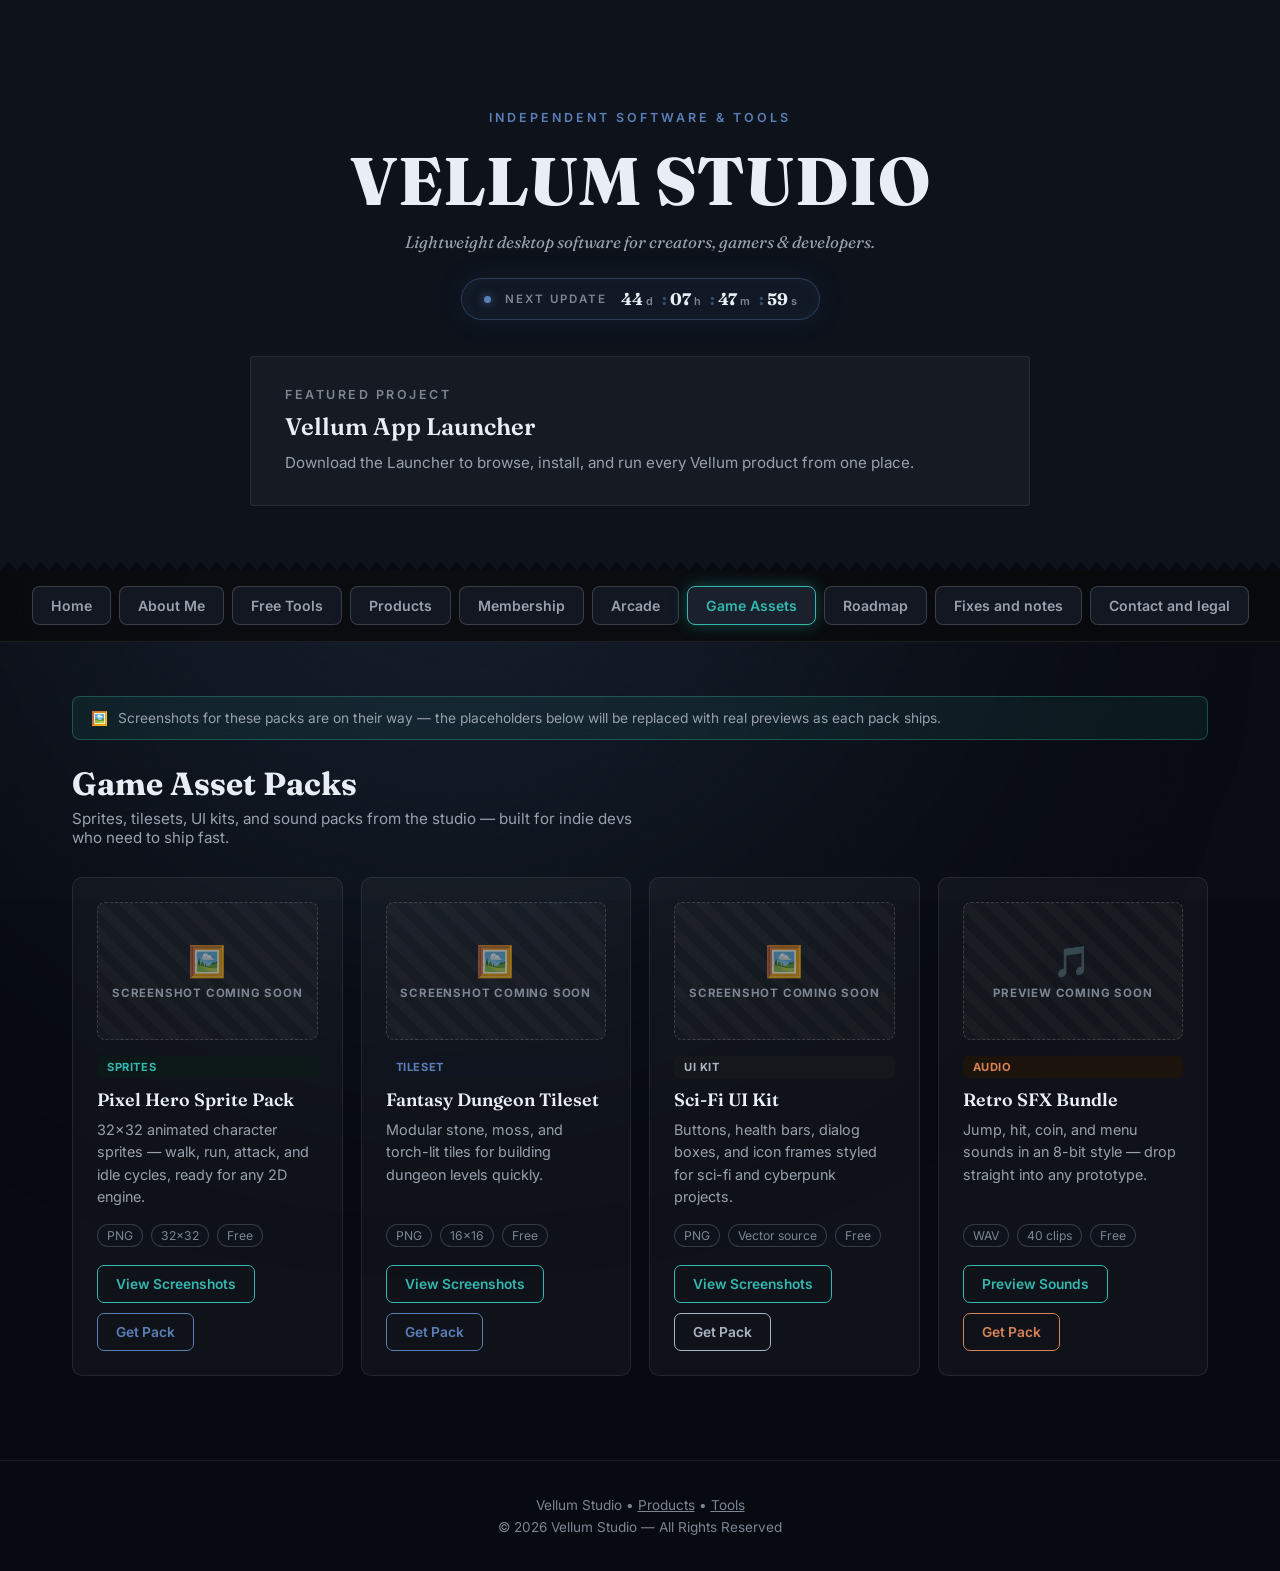
<file: game_assets.html>
<!DOCTYPE html>
<html lang="en">
<head>
<meta charset="UTF-8">
<meta name="viewport" content="width=device-width, initial-scale=1.0">
<title>Vellum Studio — Lightweight Desktop Software for Creators &amp; Developers</title>
<meta name="description" content="Vellum Studio makes lightweight desktop software for creators, gamers, and developers — including a video editor, screen recorder, audio converter, and more. Built in Python. Free tools included.">
<meta property="og:title" content="Vellum Studio — Lightweight Desktop Software">
<meta property="og:description" content="Practical desktop tools for creators, gamers, and developers. Lightweight, independent, Python-built.">
<meta property="og:url" content="https://vellumtech55.github.io/vellum/">
<meta property="og:type" content="website">
<link rel="canonical" href="https://vellumtech55.github.io/vellum/">
<link rel="icon" type="image/svg+xml" href="[data-uri]">
<link rel="preconnect" href="https://fonts.googleapis.com">
<link href="https://fonts.googleapis.com/css2?family=Fraunces:ital,wght@0,500;0,600;0,800;1,500&family=Inter:wght@300;400;500;600;800&display=swap" rel="stylesheet">
<style>
*{margin:0;padding:0;box-sizing:border-box}
:root{
  --ink-950:#070a10;
  --ink-900:#0d121b;
  --ink-850:#121722;
  --ink-800:#1a202c;
  --line:rgba(233,238,245,.09);
  --line-strong:rgba(233,238,245,.18);
  --text:#e9eef5;
  --text-dim:#98a1ad;
  --text-faint:#7c8592;
  --navy:#5a7fb8;
  --navy-dim:rgba(90,127,184,.35);
  --navy-bg:#10141f;
  --copper:#d98255;
  --copper-dim:rgba(217,130,85,.35);
  --copper-bg:#1c130c;
  --teal:#33b8b0;
  --teal-dim:rgba(51,184,176,.35);
  --teal-bg:#0b1817;
  --silver:#aab5c4;
  --silver-dim:rgba(170,181,196,.35);
  --silver-bg:#14171c;
  --font-display:'Fraunces',serif;
  --font-body:'Inter',sans-serif;
}
body{
  font-family:var(--font-body);
  background:var(--ink-950);
  color:var(--text);
  overflow-x:hidden;
}
.bg-glow{
  position:fixed;
  inset:0;
  z-index:-3;
}
.bg-glow::before{
  content:"";
  position:absolute;
  width:900px;
  height:900px;
  border-radius:50%;
  filter:blur(170px);
  background:rgba(90,127,184,.16);
  animation:float 18s ease-in-out infinite;
}
.bg-glow.copper::before{ background:rgba(217,130,85,.18); }
.bg-glow.teal::before{ background:rgba(51,184,176,.14); }
.bg-glow.silver::before { background:rgba(170,181,196,.16); }
@keyframes float{
  0% {transform:translate(-10%,-10%) scale(1)}
  50% {transform:translate(35%,20%) scale(1.25)}
  100%{transform:translate(-10%,-10%) scale(1)}
}
.grid-bg{
  position:fixed;
  inset:0;
  z-index:-2;
  opacity:.06;
  background-image:
    linear-gradient(rgba(255,255,255,.12) 1px,transparent 1px),
    linear-gradient(90deg,rgba(255,255,255,.12) 1px,transparent 1px);
  background-size:45px 45px;
}
.grain{
  position:fixed;
  inset:0;
  z-index:-1;
  pointer-events:none;
  opacity:.035;
  background-image:url("data:image/svg+xml,%3Csvg viewBox='0 0 200 200' xmlns='http://www.w3.org/2000/svg'%3E%3Cfilter id='n'%3E%3CfeTurbulence type='fractalNoise' baseFrequency='0.85' numOctaves='4' stitchTiles='stitch'/%3E%3C/filter%3E%3Crect width='100%25' height='100%25' filter='url(%23n)'/%3E%3C/svg%3E");
  background-repeat:repeat;
  background-size:180px 180px;
}
.deckle{
  height:16px;
  width:100%;
  background-color:var(--ink-950);
  background-image:
    linear-gradient(135deg, var(--ink-900) 50%, transparent 50%),
    linear-gradient(-135deg, var(--ink-900) 50%, transparent 50%);
  background-position:0 0,0 0;
  background-size:16px 16px;
  background-repeat:repeat-x;
}
header{
  text-align:center;
  padding:110px 20px 0;
  background:var(--ink-900);
}
.eyebrow{
  font-size:.78rem;
  letter-spacing:3px;
  text-transform:uppercase;
  color:var(--navy);
  font-weight:600;
  margin-bottom:14px;
}
header h1{
  font-family:var(--font-display);
  font-size:4.2rem;
  font-weight:800;
  letter-spacing:1px;
}
header h1 a{
  color:inherit;
  text-decoration:none;
}
header p.tagline{
  color:var(--text-dim);
  margin-top:10px;
  font-size:1.05rem;
  font-family:var(--font-display);
  font-style:italic;
}
.header-countdown{
  display:inline-flex;
  align-items:center;
  gap:14px;
  margin:26px auto 0;
  padding:10px 22px;
  border-radius:100px;
  background:rgba(90,127,184,.07);
  border:1px solid var(--navy-dim);
  box-shadow:0 0 30px rgba(90,127,184,.10), inset 0 0 18px rgba(90,127,184,.05);
}
.header-countdown .hc-dot{
  width:7px;
  height:7px;
  border-radius:50%;
  background:var(--navy);
  box-shadow:0 0 8px 2px var(--navy-dim);
  animation:hc-pulse 2s ease-in-out infinite;
  flex-shrink:0;
}
@keyframes hc-pulse{
  0%,100%{ opacity:1; }
  50%{ opacity:.35; }
}
.header-countdown .hc-label{
  font-size:.72rem;
  letter-spacing:2px;
  text-transform:uppercase;
  color:var(--text-faint);
  font-weight:600;
  white-space:nowrap;
}
.header-countdown .hc-time{
  display:flex;
  align-items:baseline;
  gap:3px;
  font-family:var(--font-display);
  font-weight:700;
  color:var(--text);
  font-variant-numeric:tabular-nums;
}
.header-countdown .hc-time .hc-num{ font-size:1.05rem; }
.header-countdown .hc-time .hc-unit{
  font-family:var(--font-body);
  font-size:.68rem;
  color:var(--text-faint);
  font-weight:600;
  margin-right:6px;
}
.header-countdown .hc-time .hc-unit:last-child{ margin-right:0; }
.header-countdown .hc-sep{ color:var(--navy); opacity:.5; }
@media(max-width:560px){
  .header-countdown{
    flex-wrap:wrap;
    justify-content:center;
    gap:8px 14px;
    padding:12px 20px;
    margin-top:20px;
  }
  .header-countdown .hc-sep{ display:none; }
}
.hero{
  max-width:780px;
  margin:36px auto 0;
  padding:30px 34px;
  border-radius:4px;
  background:rgba(255,255,255,.035);
  border:1px solid var(--line);
  text-align:left;
}
.hero h2{font-size:.78rem;color:var(--text-faint);text-transform:uppercase;letter-spacing:2.5px;margin-bottom:10px;font-weight:600}
.hero h3{font-family:var(--font-display);font-size:1.5rem;margin-bottom:10px;font-weight:600}
.hero p{color:var(--text-dim);font-size:.95rem;line-height:1.6}
header .deckle-spacer{ height:48px; }
nav{
  display:flex;
  justify-content:center;
  gap:8px;
  flex-wrap:wrap;
  padding:16px 20px;
  position:sticky;
  top:0;
  backdrop-filter:blur(14px);
  background:rgba(8,9,11,.78);
  z-index:10;
  border-bottom:1px solid var(--line);
}
.nav-link{
  padding:10px 18px;
  border-radius:8px;
  border:1px solid var(--line-strong);
  background:var(--ink-850);
  color:var(--text-dim);
  cursor:pointer;
  transition:.2s;
  font-size:.88rem;
  font-weight:600;
  font-family:var(--font-body);
  text-decoration:none;
  display:inline-block;
}
.nav-link:hover{
  transform:translateY(-1px);
  color:var(--text);
  border-color:var(--text-faint);
}
.nav-link.active{ background:var(--ink-800); }
.nav-link.active[data-accent="navy"] { border-color:var(--navy); color:var(--navy); box-shadow:0 0 16px var(--navy-dim); }
.nav-link.active[data-accent="copper"]{ border-color:var(--copper); color:var(--copper); box-shadow:0 0 16px var(--copper-dim); }
.nav-link.active[data-accent="teal"]{ border-color:var(--teal); color:var(--teal); box-shadow:0 0 16px var(--teal-dim); }
.nav-link.active[data-accent="silver"] { border-color:var(--silver); color:var(--silver); box-shadow:0 0 16px var(--silver-dim); }
main{
  max-width:1180px;
  margin:auto;
  padding:54px 22px 84px;
  animation:.3s fade ease;
}
@keyframes fade{
  from{opacity:0;transform:translateY(8px)}
  to {opacity:1;transform:translateY(0)}
}
.section-title{
  font-family:var(--font-display);
  font-size:2rem;
  font-weight:700;
  margin-bottom:6px;
}
.section-sub{
  color:var(--text-dim);
  font-size:.95rem;
  margin-bottom:30px;
  max-width:560px;
}
.grid-cards{
  display:grid;
  grid-template-columns:repeat(auto-fit,minmax(260px,1fr));
  gap:18px;
  margin-top:4px;
}
.card{
  background:rgba(255,255,255,.035);
  border:1px solid var(--line);
  border-radius:10px;
  padding:24px;
  transition:.22s;
}
.card:hover{ transform:translateY(-4px); border-color:var(--line-strong); }
.theme-navy .card:hover { border-color:var(--navy); box-shadow:0 0 22px rgba(90,127,184,.14); }
.theme-copper .card:hover { border-color:var(--copper); box-shadow:0 0 22px rgba(217,130,85,.16); }
.theme-teal .card:hover { border-color:var(--teal); box-shadow:0 0 22px rgba(51,184,176,.14); }
.theme-silver .card:hover { border-color:var(--silver); box-shadow:0 0 22px rgba(170,181,196,.16); }
.card h3{ font-family:var(--font-display); font-size:1.18rem; font-weight:600; margin-bottom:8px; }
.card p{ color:var(--text-dim); font-size:.92rem; line-height:1.55; }
.badge{
  display:inline-block;
  padding:4px 10px;
  border-radius:5px;
  font-size:.7rem;
  font-weight:700;
  letter-spacing:.6px;
  text-transform:uppercase;
  margin-bottom:10px;
}
.badge.navy{ background:var(--navy-bg); color:var(--navy); }
.badge.copper{ background:var(--copper-bg); color:var(--copper); }
.badge.teal{ background:var(--teal-bg); color:var(--teal); }
.badge.silver{ background:var(--silver-bg); color:var(--silver); }
.stat-card h3{ font-family:var(--font-display); font-size:2.1rem; font-weight:700; margin-bottom:4px; }
.stat-card p{ color:var(--text-faint); font-size:.85rem; }
.main-btn{
  display:inline-block;
  margin-top:14px;
  padding:10px 18px;
  border-radius:7px;
  text-decoration:none;
  font-weight:600;
  font-size:.86rem;
  cursor:pointer;
  transition:.2s;
  font-family:var(--font-body);
  border:1px solid transparent;
}
.btn-navy { background:transparent; color:var(--navy); border-color:var(--navy); }
.btn-navy:hover { background:var(--navy); color:#0d121b; }
.btn-copper{ background:transparent; color:var(--copper); border-color:var(--copper); }
.btn-copper:hover{ background:var(--copper); color:#1f1006; }
.btn-teal{ background:transparent; color:var(--teal); border-color:var(--teal); }
.btn-teal:hover{ background:var(--teal); color:#041615; }
.btn-silver { background:transparent; color:var(--silver); border-color:var(--silver); }
.btn-silver:hover { background:var(--silver); color:#12151a; }
.roadmap{ display:flex; flex-direction:column; gap:12px; }
.step{
  padding:16px 20px;
  border-left:3px solid var(--navy);
  background:rgba(255,255,255,.03);
  border-radius:6px;
  font-size:.93rem;
  color:var(--text-dim);
}
.step b{ color:var(--text); }
form{ display:flex; flex-direction:column; gap:12px; margin-bottom:32px; }
input,textarea{
  background:var(--ink-900);
  border:1px solid var(--line-strong);
  color:var(--text);
  padding:13px 15px;
  border-radius:7px;
  font-size:.95rem;
  font-family:var(--font-body);
}
textarea{ min-height:150px; resize:vertical; }
input:focus,textarea:focus{ outline:none; border-color:var(--navy); }
.legal-box{
  background:rgba(255,255,255,.025);
  border:1px solid var(--line);
  border-radius:10px;
  padding:26px;
  line-height:1.75;
  color:var(--text-faint);
  font-size:.88rem;
}
.legal-box h3{ font-family:var(--font-display); color:var(--text-dim); margin-bottom:14px; }
footer{
  text-align:center;
  padding:36px 20px;
  color:var(--text-faint);
  border-top:1px solid var(--line);
  font-size:.85rem;
}
footer a{ color:var(--text-faint); }
footer a:hover{ color:var(--navy); }
.tool-card{
  background:rgba(255,255,255,.035);
  border:1px solid var(--line);
  border-radius:10px;
  overflow:hidden;
}
.tool-card > summary{
  list-style:none;
  cursor:pointer;
  padding:22px 24px;
  display:flex;
  align-items:center;
  justify-content:space-between;
  gap:12px;
}
.tool-card > summary::-webkit-details-marker{ display:none; }
.tool-card > summary .tool-meta h3{ font-family:var(--font-display); font-size:1.1rem; margin-bottom:4px; }
.tool-card > summary .tool-meta p{ color:var(--text-dim); font-size:.88rem; }
.tool-card > summary .chevron{ color:var(--silver); font-size:1.3rem; transition:.2s; flex-shrink:0; }
.tool-card[open] > summary .chevron{ transform:rotate(45deg); }
.tool-card[open]{ border-color:var(--silver); box-shadow:0 0 22px rgba(170,181,196,.13); }
.tool-body{ padding:0 24px 26px; border-top:1px solid var(--line); padding-top:20px; }
.tool-row{ display:flex; gap:10px; flex-wrap:wrap; align-items:center; margin-bottom:12px; }
.tool-row label{ font-size:.82rem; color:var(--text-dim); display:flex; align-items:center; gap:6px; }
.tool-stats{ display:flex; gap:22px; flex-wrap:wrap; margin-top:12px; }
.tool-stats div{ font-size:.8rem; color:var(--text-faint); }
.tool-stats span{ display:block; font-family:var(--font-display); font-size:1.4rem; color:var(--text); font-weight:600; }
.tool-out{
  background:var(--ink-950);
  border:1px solid var(--line-strong);
  border-radius:7px;
  padding:14px 16px;
  font-family:ui-monospace,monospace;
  font-size:.85rem;
  color:var(--text-dim);
  white-space:pre-wrap;
  word-break:break-word;
  min-height:44px;
}
.tool-out.error{ color:var(--copper); }
.tool-out.pass{ color:var(--teal); }
.btn-small{
  padding:8px 14px;
  border-radius:6px;
  border:1px solid var(--silver);
  background:transparent;
  color:var(--silver);
  font-size:.83rem;
  font-weight:600;
  cursor:pointer;
  font-family:var(--font-body);
  transition:.2s;
}
.btn-small:hover{ background:var(--silver); color:#12151a; }
.swatch-pair{ display:flex; gap:14px; align-items:center; flex-wrap:wrap; }
.swatch-pair .pair-block{ display:flex; align-items:center; gap:8px; background:var(--ink-950); border:1px solid var(--line-strong); padding:8px 10px; border-radius:7px; }
.swatch-pair input[type=color]{ width:34px; height:34px; border:none; border-radius:5px; background:none; cursor:pointer; padding:0; }
.swatch-pair input[type=text]{ width:90px; padding:6px 8px; font-size:.82rem; }
.preview-text{ margin-top:14px; padding:16px; border-radius:7px; font-size:1rem; font-weight:600; text-align:center; }
.range-row{ display:flex; align-items:center; gap:10px; flex:1; min-width:180px; }
.range-row input[type=range]{ flex:1; accent-color:var(--silver); }
.checkbox-row{ display:flex; gap:16px; flex-wrap:wrap; margin-bottom:14px; }
.checkbox-row label{ font-size:.85rem; color:var(--text-dim); display:flex; align-items:center; gap:6px; cursor:pointer; }
.product-card{
  background:rgba(255,255,255,.035);
  border:1px solid var(--line);
  border-radius:10px;
  overflow:hidden;
  transition:.22s;
}
.product-card:hover{ transform:translateY(-2px); border-color:var(--line-strong); }
.product-card > summary{
  list-style:none;
  cursor:pointer;
  padding:22px 24px;
  display:flex;
  align-items:flex-start;
  justify-content:space-between;
  gap:16px;
}
.product-card > summary::-webkit-details-marker{ display:none; }
.product-summary-left{ flex:1; min-width:0; }
.product-summary-left h3{ font-family:var(--font-display); font-size:1.18rem; font-weight:600; margin-bottom:6px; }
.product-summary-left p{ color:var(--text-dim); font-size:.9rem; line-height:1.5; }
.product-card .chevron{ font-size:1.3rem; transition:.2s; flex-shrink:0; color:var(--text-faint); margin-top:2px; }
.product-card[open] .chevron{ transform:rotate(45deg); }
.product-card--navy[open] { border-color:var(--navy); box-shadow:0 0 22px rgba(90,127,184,.14); }
.product-card--navy .chevron{ color:var(--navy); }
.product-card--copper[open]{ border-color:var(--copper); box-shadow:0 0 22px rgba(217,130,85,.16); }
.product-card--copper .chevron{ color:var(--copper); }
.product-card--teal[open]{ border-color:var(--teal); box-shadow:0 0 22px rgba(51,184,176,.14); }
.product-card--teal .chevron{ color:var(--teal); }
.product-card--silver[open] { border-color:var(--silver); box-shadow:0 0 22px rgba(170,181,196,.16); }
.product-card--silver .chevron{ color:var(--silver); }
.product-body{ padding:0 24px 26px; border-top:1px solid var(--line); padding-top:20px; }
.product-desc{ color:var(--text-dim); font-size:.92rem; line-height:1.6; margin-bottom:16px; }
.feature-list{ list-style:none; display:flex; flex-direction:column; gap:8px; margin-bottom:18px; }
.feature-list li{ font-size:.88rem; color:var(--text-dim); padding-left:22px; position:relative; line-height:1.5; }
.feature-list li::before{ content:"✓"; position:absolute; left:0; font-weight:700; }
.product-card--navy .feature-list li::before { color:var(--navy); }
.product-card--copper .feature-list li::before{ color:var(--copper); }
.product-card--teal .feature-list li::before{ color:var(--teal); }
.product-card--silver .feature-list li::before { color:var(--silver); }
.product-meta-row{ display:flex; align-items:center; justify-content:space-between; flex-wrap:wrap; gap:8px 16px; margin-bottom:14px; font-size:.8rem; color:var(--text-faint); }
.product-meta-row .best-for b{ color:var(--text-dim); font-weight:600; }
.about-header{ display:flex; gap:28px; align-items:flex-start; flex-wrap:wrap; }
.about-intro{ flex:1; min-width:260px; }
.about-intro h3{ font-family:var(--font-display); font-size:1.6rem; font-weight:600; margin-bottom:10px; }
.about-intro p{ color:var(--text-dim); font-size:.95rem; line-height:1.65; margin-bottom:14px; }
.tech-badges{ display:flex; flex-wrap:wrap; gap:8px; margin-top:4px; margin-bottom:16px; }
.tech-badge{ background:var(--ink-900); border:1px solid var(--line-strong); color:var(--text-dim); padding:6px 13px; border-radius:20px; font-size:.78rem; font-weight:600; }
.social-links{ display:flex; flex-wrap:wrap; gap:10px; }
.social-links a{ color:var(--text-dim); text-decoration:none; font-size:.86rem; font-weight:600; border:1px solid var(--line-strong); padding:9px 16px; border-radius:7px; transition:.2s; }
.social-links a:hover{ border-color:var(--navy); color:var(--navy); }
.asset-card{ display:flex; flex-direction:column; }
.shot-frame{
  aspect-ratio:16/10;
  border-radius:8px;
  border:1.5px dashed var(--line-strong);
  background:repeating-linear-gradient(45deg, rgba(255,255,255,.022) 0 10px, rgba(255,255,255,.045) 10px 20px);
  display:flex;
  flex-direction:column;
  align-items:center;
  justify-content:center;
  gap:6px;
  color:var(--text-faint);
  margin-bottom:16px;
  transition:.2s;
}
.asset-card:hover .shot-frame{ border-color:var(--text-faint); }
.shot-frame .shot-icon{ font-size:1.9rem; opacity:.55; }
.shot-frame span{ font-size:.72rem; letter-spacing:.8px; text-transform:uppercase; font-weight:700; }
.asset-card h3{ font-family:var(--font-display); font-size:1.12rem; font-weight:600; margin-bottom:8px; }
.asset-card > p{ color:var(--text-dim); font-size:.9rem; line-height:1.55; margin-bottom:6px; flex:1; }
.asset-meta{ display:flex; gap:8px; flex-wrap:wrap; margin:10px 0 4px; font-size:.76rem; color:var(--text-faint); }
.asset-meta span{ background:var(--ink-900); border:1px solid var(--line-strong); padding:3px 9px; border-radius:20px; }
.asset-buttons{ display:flex; gap:10px; flex-wrap:wrap; margin-top:14px; }
.asset-buttons .main-btn{ margin-top:0; }
.notice-banner{ display:flex; align-items:center; gap:10px; border-radius:8px; padding:13px 18px; margin-bottom:24px; font-size:.86rem; color:var(--text-dim); border:1px solid; }
.notice-banner a{ font-weight:700; text-decoration:none; }
.notice-banner a:hover{ text-decoration:underline; }
.notice-navy{ background:rgba(216,169,85,.07); border-color:rgba(216,169,85,.3); }
.notice-navy a{ color:var(--navy); }
.notice-copper{ background:rgba(217,130,85,.08); border-color:rgba(217,130,85,.3); }
.notice-copper a{ color:var(--copper); }
.notice-teal{ background:rgba(51,184,176,.08); border-color:rgba(43,214,163,.3); }
.notice-teal a{ color:var(--teal); }
.faq-list{ display:flex; flex-direction:column; gap:10px; margin-bottom:32px; }
.faq-item{ background:rgba(255,255,255,.03); border:1px solid var(--line); border-radius:8px; overflow:hidden; }
.faq-item summary{ list-style:none; cursor:pointer; padding:16px 20px; font-weight:600; font-size:.94rem; display:flex; justify-content:space-between; align-items:center; }
.faq-item summary::-webkit-details-marker{ display:none; }
.faq-item summary .chevron{ color:var(--navy); transition:.2s; }
.faq-item[open] summary .chevron{ transform:rotate(45deg); }
.faq-item p{ padding:0 20px 18px; color:var(--text-dim); font-size:.88rem; line-height:1.6; }
.secret-mode{ filter:hue-rotate(180deg); }
.skip-link{
  position:absolute;
  left:-9999px;
  top:0;
  background:var(--navy);
  color:#0d121b;
  padding:10px 16px;
  z-index:100;
  border-radius:0 0 6px 0;
  font-weight:600;
  text-decoration:none;
}
.skip-link:focus{ left:0; }
a:focus-visible, button:focus-visible, summary:focus-visible, input:focus-visible, [tabindex]:focus-visible{
  outline:2px solid var(--navy);
  outline-offset:2px;
}
@media (prefers-reduced-motion: reduce){
  .bg-glow::before{ animation:none; }
  main{ animation:none; }
}
@media(max-width:680px){
  header h1{ font-size:2.6rem; }
  main{ padding:40px 16px 64px; }
  .tool-card > summary{ padding:18px; }
}
</style>
</head>
<body>
<a class="skip-link" href="#main-content">Skip to content</a>
<div class="bg-glow" id="bg"></div>
<div class="grid-bg"></div>
<div class="grain"></div>
<header>
  <p class="eyebrow">Independent software &amp; tools</p>
  <h1><a href="index.html">VELLUM STUDIO</a></h1>
  <p class="tagline">Lightweight desktop software for creators, gamers &amp; developers.</p>
  <div class="header-countdown" aria-label="Countdown to next update">
    <span class="hc-dot" aria-hidden="true"></span>
    <span class="hc-label">Next Update</span>
    <span class="hc-time">
      <span class="hc-num" id="hc-days">00</span><span class="hc-unit">d</span><span class="hc-sep">:</span>
      <span class="hc-num" id="hc-hours">00</span><span class="hc-unit">h</span><span class="hc-sep">:</span>
      <span class="hc-num" id="hc-mins">00</span><span class="hc-unit">m</span><span class="hc-sep">:</span>
      <span class="hc-num" id="hc-secs">00</span><span class="hc-unit">s</span>
    </span>
  </div>
  <div class="hero">
    <h2>Featured Project</h2>
    <h3>Vellum App Launcher</h3>
    <p>Download the Launcher to browse, install, and run every Vellum product from one place.</p>
  </div>
  <div class="deckle-spacer"></div>
</header>
<div class="deckle"></div>
<nav aria-label="Primary">
  <a class="nav-link" data-accent="navy" href="index.html">Home</a>
  <a class="nav-link" data-accent="navy" href="about.html">About Me</a>
  <a class="nav-link" data-accent="silver" href="tools.html">Free Tools</a>
  <a class="nav-link" data-accent="navy" href="products.html">Products</a>
  <a class="nav-link" data-accent="navy" href="membership.html">Membership</a>
  <a class="nav-link" data-accent="copper" href="arcade.html">Arcade</a>
  <a class="nav-link active" data-accent="teal" href="game_assets.html">Game Assets</a>
  <a class="nav-link" data-accent="navy" href="roadmap.html">Roadmap</a>
  <a class="nav-link" data-accent="navy" href="fixes.html">Fixes and notes</a>
  <a class="nav-link" data-accent="navy" href="contact.html">Contact and legal</a>
</nav>
<main id="main-content" class="theme-teal">
  <div class="notice-banner notice-teal" role="note">
    <span aria-hidden="true">🖼️</span>
    <span>Screenshots for these packs are on their way — the placeholders below will be replaced with real previews as each pack ships.</span>
  </div>

  <h2 class="section-title">Game Asset Packs</h2>
  <p class="section-sub">Sprites, tilesets, UI kits, and sound packs from the studio — built for indie devs who need to ship fast.</p>

  <div class="grid-cards">

    <div class="card asset-card">
      <div class="shot-frame"><span class="shot-icon">🖼️</span><span>Screenshot coming soon</span></div>
      <span class="badge teal">SPRITES</span>
      <h3>Pixel Hero Sprite Pack</h3>
      <p>32×32 animated character sprites — walk, run, attack, and idle cycles, ready for any 2D engine.</p>
      <div class="asset-meta"><span>PNG</span><span>32×32</span><span>Free</span></div>
      <div class="asset-buttons">
        <a class="main-btn btn-teal" href="#">View Screenshots</a>
        <a class="main-btn btn-navy" href="#">Get Pack</a>
      </div>
    </div>

    <div class="card asset-card">
      <div class="shot-frame"><span class="shot-icon">🖼️</span><span>Screenshot coming soon</span></div>
      <span class="badge navy">TILESET</span>
      <h3>Fantasy Dungeon Tileset</h3>
      <p>Modular stone, moss, and torch-lit tiles for building dungeon levels quickly.</p>
      <div class="asset-meta"><span>PNG</span><span>16×16</span><span>Free</span></div>
      <div class="asset-buttons">
        <a class="main-btn btn-teal" href="#">View Screenshots</a>
        <a class="main-btn btn-navy" href="#">Get Pack</a>
      </div>
    </div>

    <div class="card asset-card">
      <div class="shot-frame"><span class="shot-icon">🖼️</span><span>Screenshot coming soon</span></div>
      <span class="badge silver">UI KIT</span>
      <h3>Sci-Fi UI Kit</h3>
      <p>Buttons, health bars, dialog boxes, and icon frames styled for sci-fi and cyberpunk projects.</p>
      <div class="asset-meta"><span>PNG</span><span>Vector source</span><span>Free</span></div>
      <div class="asset-buttons">
        <a class="main-btn btn-teal" href="#">View Screenshots</a>
        <a class="main-btn btn-silver" href="#">Get Pack</a>
      </div>
    </div>

    <div class="card asset-card">
      <div class="shot-frame"><span class="shot-icon">🎵</span><span>Preview coming soon</span></div>
      <span class="badge copper">AUDIO</span>
      <h3>Retro SFX Bundle</h3>
      <p>Jump, hit, coin, and menu sounds in an 8-bit style — drop straight into any prototype.</p>
      <div class="asset-meta"><span>WAV</span><span>40 clips</span><span>Free</span></div>
      <div class="asset-buttons">
        <a class="main-btn btn-teal" href="#">Preview Sounds</a>
        <a class="main-btn btn-copper" href="#">Get Pack</a>
      </div>
    </div>

  </div>
</main>
<footer>
  <p>Vellum Studio &bull; <a href="products.html">Products</a> &bull; <a href="tools.html">Tools</a></p>
  <p style="margin-top:6px">&#169; 2026 Vellum Studio — All Rights Reserved</p>
</footer>
<script>
const secret = [];
document.addEventListener("keydown", e => {
  secret.push(e.key.toLowerCase());
  if(secret.slice(-6).join("") === "vellum")
    document.body.classList.toggle("secret-mode");
});
</script>
<script>
(function(){
  const CYCLE_START = new Date("2026-07-22T00:00:00Z").getTime();
  const CYCLE_DAYS = 45;
  const CYCLE_MS = CYCLE_DAYS * 24 * 60 * 60 * 1000;
  const elDays = document.getElementById("hc-days");
  const elHours = document.getElementById("hc-hours");
  const elMins = document.getElementById("hc-mins");
  const elSecs = document.getElementById("hc-secs");
  function pad(n){ return String(n).padStart(2,"0"); }
  function tick(){
    const now = Date.now();
    const elapsedInCycle = (now - CYCLE_START) % CYCLE_MS;
    const remaining = CYCLE_MS - elapsedInCycle;
    elDays.textContent = pad(Math.floor(remaining / 86400000));
    elHours.textContent = pad(Math.floor((remaining / 3600000) % 24));
    elMins.textContent = pad(Math.floor((remaining / 60000) % 60));
    elSecs.textContent = pad(Math.floor((remaining / 1000) % 60));
  }
  tick();
  setInterval(tick, 1000);
})();
</script>
</body>
</html>
</file>
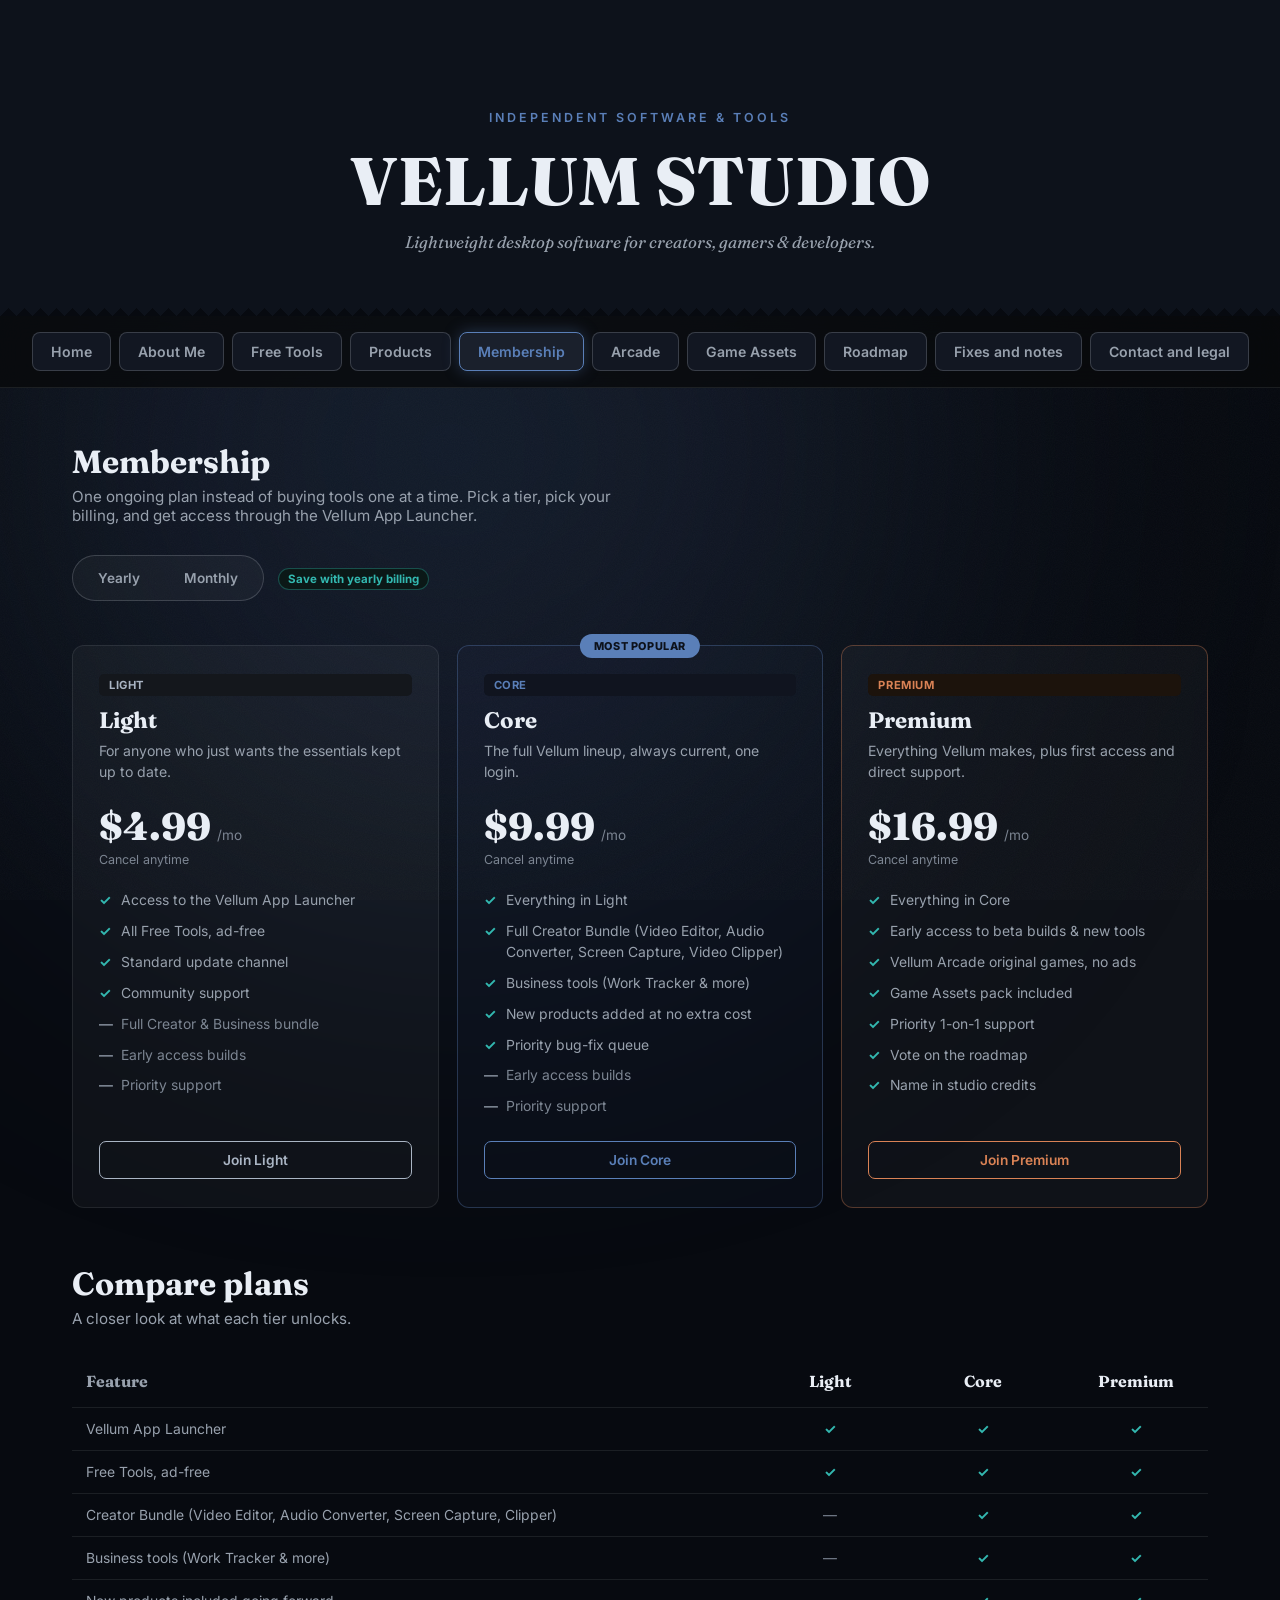
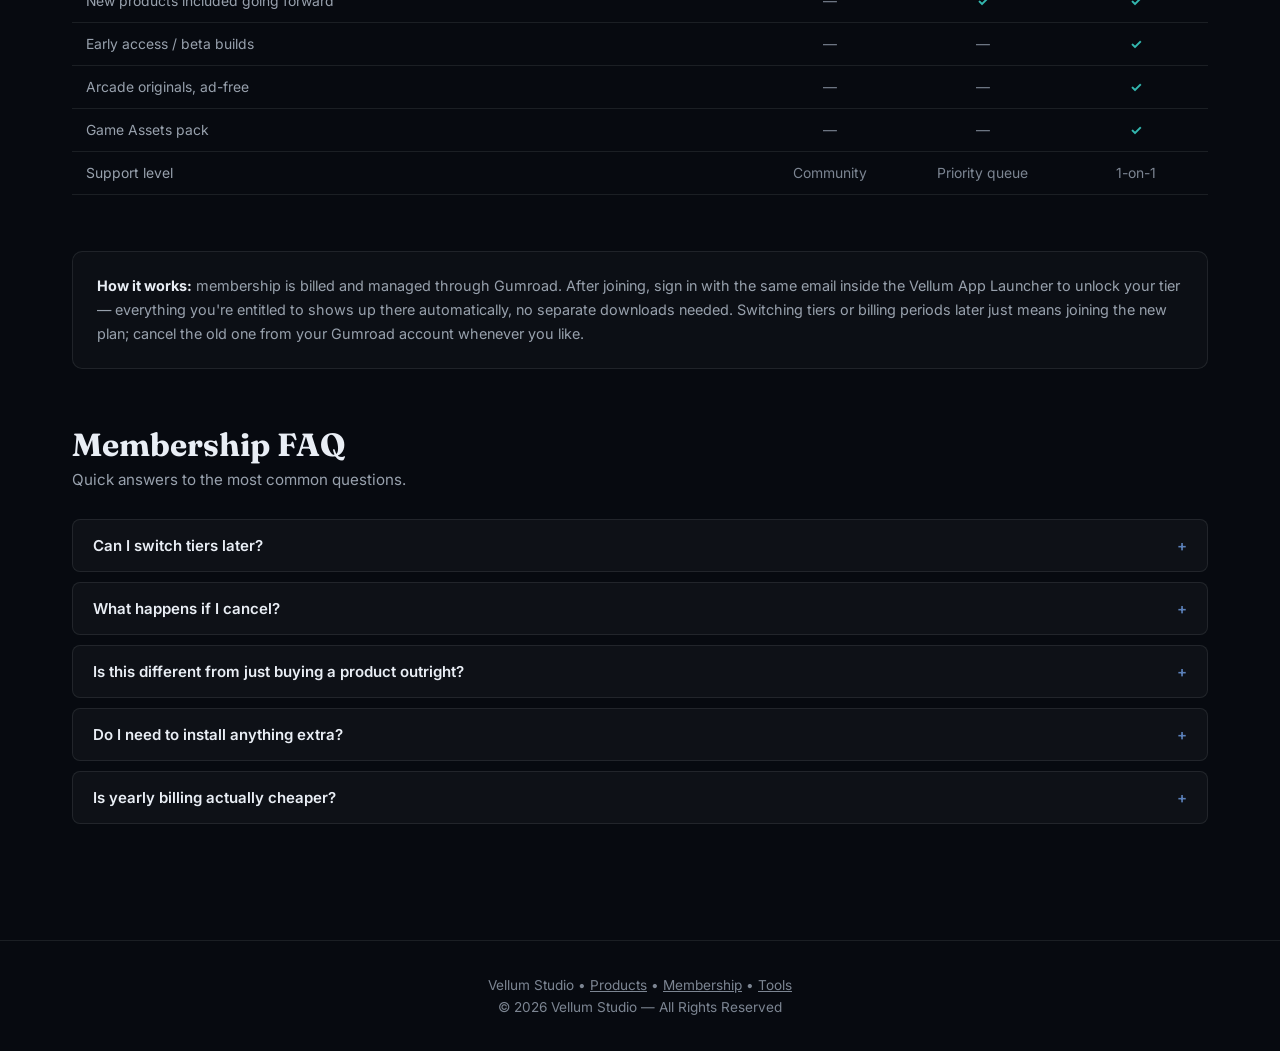
<file: membership.html>
<!DOCTYPE html>
<html lang="en">
<head>
<meta charset="UTF-8">
<meta name="viewport" content="width=device-width, initial-scale=1.0">
<title>Membership — Light, Core &amp; Premium Plans | Vellum Studio</title>
<meta name="description" content="Vellum Studio membership plans — Light, Core, and Premium. Get ongoing access to the full Vellum product lineup, updates, and perks with monthly or yearly billing.">
<meta property="og:title" content="Membership — Vellum Studio">
<meta property="og:description" content="Light, Core, and Premium membership plans for ongoing access to the Vellum Studio lineup.">
<meta property="og:url" content="https://vellumtech55.github.io/vellum/membership.html">
<meta property="og:type" content="website">
<link rel="canonical" href="https://vellumtech55.github.io/vellum/membership.html">
<link rel="icon" type="image/svg+xml" href="[data-uri]">
<link rel="preconnect" href="https://fonts.googleapis.com">
<link href="https://fonts.googleapis.com/css2?family=Fraunces:ital,wght@0,500;0,600;0,800;1,500&family=Inter:wght@300;400;500;600;800&display=swap" rel="stylesheet">
<style>
*{margin:0;padding:0;box-sizing:border-box}

:root{
  --ink-950:#070a10;
  --ink-900:#0d121b;
  --ink-850:#121722;
  --ink-800:#1a202c;
  --line:rgba(233,238,245,.09);
  --line-strong:rgba(233,238,245,.18);
  --text:#e9eef5;
  --text-dim:#98a1ad;
  --text-faint:#7c8592;

  --navy:#5a7fb8;
  --navy-dim:rgba(90,127,184,.35);
  --navy-bg:#10141f;

  --copper:#d98255;
  --copper-dim:rgba(217,130,85,.35);
  --copper-bg:#1c130c;

  --teal:#33b8b0;
  --teal-dim:rgba(51,184,176,.35);
  --teal-bg:#0b1817;

  --silver:#aab5c4;
  --silver-dim:rgba(170,181,196,.35);
  --silver-bg:#14171c;

  --font-display:'Fraunces',serif;
  --font-body:'Inter',sans-serif;
}

body{
  font-family:var(--font-body);
  background:var(--ink-950);
  color:var(--text);
  overflow-x:hidden;
}

.bg-glow{
  position:fixed;
  inset:0;
  z-index:-3;
}
.bg-glow::before{
  content:"";
  position:absolute;
  width:900px;
  height:900px;
  border-radius:50%;
  filter:blur(170px);
  background:rgba(90,127,184,.16);
  animation:float 18s ease-in-out infinite;
}
.bg-glow.copper::before{ background:rgba(217,130,85,.18); }
.bg-glow.teal::before{ background:rgba(51,184,176,.14); }
.bg-glow.silver::before { background:rgba(170,181,196,.16); }

@keyframes float{
  0%  {transform:translate(-10%,-10%) scale(1)}
  50% {transform:translate(35%,20%) scale(1.25)}
  100%{transform:translate(-10%,-10%) scale(1)}
}

.grid-bg{
  position:fixed;
  inset:0;
  z-index:-2;
  opacity:.06;
  background-image:
    linear-gradient(rgba(255,255,255,.12) 1px,transparent 1px),
    linear-gradient(90deg,rgba(255,255,255,.12) 1px,transparent 1px);
  background-size:45px 45px;
}

.grain{
  position:fixed;
  inset:0;
  z-index:-1;
  pointer-events:none;
  opacity:.035;
  background-image:url("data:image/svg+xml,%3Csvg viewBox='0 0 200 200' xmlns='http://www.w3.org/2000/svg'%3E%3Cfilter id='n'%3E%3CfeTurbulence type='fractalNoise' baseFrequency='0.85' numOctaves='4' stitchTiles='stitch'/%3E%3C/filter%3E%3Crect width='100%25' height='100%25' filter='url(%23n)'/%3E%3C/svg%3E");
  background-repeat:repeat;
  background-size:180px 180px;
}

.deckle{
  height:16px;
  width:100%;
  background-color:var(--ink-950);
  background-image:
    linear-gradient(135deg, var(--ink-900) 50%, transparent 50%),
    linear-gradient(-135deg, var(--ink-900) 50%, transparent 50%);
  background-position:0 0,0 0;
  background-size:16px 16px;
  background-repeat:repeat-x;
}

header{
  text-align:center;
  padding:110px 20px 0;
  background:var(--ink-900);
}

.eyebrow{
  font-size:.78rem;
  letter-spacing:3px;
  text-transform:uppercase;
  color:var(--navy);
  font-weight:600;
  margin-bottom:14px;
}

header h1{
  font-family:var(--font-display);
  font-size:4.2rem;
  font-weight:800;
  letter-spacing:1px;
}

header h1 a{
  color:inherit;
  text-decoration:none;
}

header p.tagline{
  color:var(--text-dim);
  margin-top:10px;
  font-size:1.05rem;
  font-family:var(--font-display);
  font-style:italic;
}

.hero{
  max-width:780px;
  margin:36px auto 0;
  padding:30px 34px;
  border-radius:4px;
  background:rgba(255,255,255,.035);
  border:1px solid var(--line);
  text-align:left;
}

.hero h2{font-size:.78rem;color:var(--text-faint);text-transform:uppercase;letter-spacing:2.5px;margin-bottom:10px;font-weight:600}
.hero h3{font-family:var(--font-display);font-size:1.5rem;margin-bottom:10px;font-weight:600}
.hero p{color:var(--text-dim);font-size:.95rem;line-height:1.6}

header .deckle-spacer{ height:48px; }

nav{
  display:flex;
  justify-content:center;
  gap:8px;
  flex-wrap:wrap;
  padding:16px 20px;
  position:sticky;
  top:0;
  backdrop-filter:blur(14px);
  background:rgba(8,9,11,.78);
  z-index:10;
  border-bottom:1px solid var(--line);
}

.nav-link{
  padding:10px 18px;
  border-radius:8px;
  border:1px solid var(--line-strong);
  background:var(--ink-850);
  color:var(--text-dim);
  cursor:pointer;
  transition:.2s;
  font-size:.88rem;
  font-weight:600;
  font-family:var(--font-body);
  text-decoration:none;
  display:inline-block;
}

.nav-link:hover{
  transform:translateY(-1px);
  color:var(--text);
  border-color:var(--text-faint);
}

.nav-link.active{ background:var(--ink-800); }
.nav-link.active[data-accent="navy"]   { border-color:var(--navy);    color:var(--navy);    box-shadow:0 0 16px var(--navy-dim); }
.nav-link.active[data-accent="copper"]{ border-color:var(--copper); color:var(--copper); box-shadow:0 0 16px var(--copper-dim); }
.nav-link.active[data-accent="teal"]{ border-color:var(--teal); color:var(--teal); box-shadow:0 0 16px var(--teal-dim); }
.nav-link.active[data-accent="silver"] { border-color:var(--silver);  color:var(--silver);  box-shadow:0 0 16px var(--silver-dim); }

main{
  max-width:1180px;
  margin:auto;
  padding:54px 22px 84px;
  animation:.3s fade ease;
}
@keyframes fade{
  from{opacity:0;transform:translateY(8px)}
  to  {opacity:1;transform:translateY(0)}
}

.section-title{
  font-family:var(--font-display);
  font-size:2rem;
  font-weight:700;
  margin-bottom:6px;
}
.section-sub{
  color:var(--text-dim);
  font-size:.95rem;
  margin-bottom:30px;
  max-width:560px;
}

.grid-cards{
  display:grid;
  grid-template-columns:repeat(auto-fit,minmax(260px,1fr));
  gap:18px;
  margin-top:4px;
}

.card{
  background:rgba(255,255,255,.035);
  border:1px solid var(--line);
  border-radius:10px;
  padding:24px;
  transition:.22s;
}
.card:hover{ transform:translateY(-4px); border-color:var(--line-strong); }

.theme-navy .card:hover    { border-color:var(--navy);    box-shadow:0 0 22px rgba(90,127,184,.14); }
.theme-copper .card:hover { border-color:var(--copper); box-shadow:0 0 22px rgba(217,130,85,.16); }
.theme-teal .card:hover { border-color:var(--teal); box-shadow:0 0 22px rgba(51,184,176,.14); }
.theme-silver .card:hover  { border-color:var(--silver);  box-shadow:0 0 22px rgba(170,181,196,.16); }

.card h3{ font-family:var(--font-display); font-size:1.18rem; font-weight:600; margin-bottom:8px; }
.card p{ color:var(--text-dim); font-size:.92rem; line-height:1.55; }

.badge{
  display:inline-block;
  padding:4px 10px;
  border-radius:5px;
  font-size:.7rem;
  font-weight:700;
  letter-spacing:.6px;
  text-transform:uppercase;
  margin-bottom:10px;
}
.badge.navy{ background:var(--navy-bg); color:var(--navy); }
.badge.copper{ background:var(--copper-bg); color:var(--copper); }
.badge.teal{ background:var(--teal-bg); color:var(--teal); }
.badge.silver{ background:var(--silver-bg); color:var(--silver); }

.stat-card h3{ font-family:var(--font-display); font-size:2.1rem; font-weight:700; margin-bottom:4px; }
.stat-card p{ color:var(--text-faint); font-size:.85rem; }

.main-btn{
  display:inline-block;
  margin-top:14px;
  padding:10px 18px;
  border-radius:7px;
  text-decoration:none;
  font-weight:600;
  font-size:.86rem;
  cursor:pointer;
  transition:.2s;
  font-family:var(--font-body);
  border:1px solid transparent;
}
.btn-navy   { background:transparent; color:var(--navy);    border-color:var(--navy); }
.btn-navy:hover   { background:var(--navy);    color:#0d121b; }
.btn-copper{ background:transparent; color:var(--copper); border-color:var(--copper); }
.btn-copper:hover{ background:var(--copper); color:#1f1006; }
.btn-teal{ background:transparent; color:var(--teal); border-color:var(--teal); }
.btn-teal:hover{ background:var(--teal); color:#041615; }
.btn-silver { background:transparent; color:var(--silver);  border-color:var(--silver); }
.btn-silver:hover { background:var(--silver);  color:#12151a; }

.roadmap{ display:flex; flex-direction:column; gap:12px; }
.step{
  padding:16px 20px;
  border-left:3px solid var(--navy);
  background:rgba(255,255,255,.03);
  border-radius:6px;
  font-size:.93rem;
  color:var(--text-dim);
}
.step b{ color:var(--text); }

form{ display:flex; flex-direction:column; gap:12px; margin-bottom:32px; }
input,textarea{
  background:var(--ink-900);
  border:1px solid var(--line-strong);
  color:var(--text);
  padding:13px 15px;
  border-radius:7px;
  font-size:.95rem;
  font-family:var(--font-body);
}
textarea{ min-height:150px; resize:vertical; }
input:focus,textarea:focus{ outline:none; border-color:var(--navy); }

.legal-box{
  background:rgba(255,255,255,.025);
  border:1px solid var(--line);
  border-radius:10px;
  padding:26px;
  line-height:1.75;
  color:var(--text-faint);
  font-size:.88rem;
}
.legal-box h3{ font-family:var(--font-display); color:var(--text-dim); margin-bottom:14px; }

footer{
  text-align:center;
  padding:36px 20px;
  color:var(--text-faint);
  border-top:1px solid var(--line);
  font-size:.85rem;
}
footer a{ color:var(--text-faint); }
footer a:hover{ color:var(--navy); }

.tool-card{
  background:rgba(255,255,255,.035);
  border:1px solid var(--line);
  border-radius:10px;
  overflow:hidden;
}
.tool-card > summary{
  list-style:none;
  cursor:pointer;
  padding:22px 24px;
  display:flex;
  align-items:center;
  justify-content:space-between;
  gap:12px;
}
.tool-card > summary::-webkit-details-marker{ display:none; }
.tool-card > summary .tool-meta h3{ font-family:var(--font-display); font-size:1.1rem; margin-bottom:4px; }
.tool-card > summary .tool-meta p{ color:var(--text-dim); font-size:.88rem; }
.tool-card > summary .chevron{ color:var(--silver); font-size:1.3rem; transition:.2s; flex-shrink:0; }
.tool-card[open] > summary .chevron{ transform:rotate(45deg); }
.tool-card[open]{ border-color:var(--silver); box-shadow:0 0 22px rgba(170,181,196,.13); }

.tool-body{ padding:0 24px 26px; border-top:1px solid var(--line); padding-top:20px; }

.tool-row{ display:flex; gap:10px; flex-wrap:wrap; align-items:center; margin-bottom:12px; }
.tool-row label{ font-size:.82rem; color:var(--text-dim); display:flex; align-items:center; gap:6px; }
.tool-stats{ display:flex; gap:22px; flex-wrap:wrap; margin-top:12px; }
.tool-stats div{ font-size:.8rem; color:var(--text-faint); }
.tool-stats span{ display:block; font-family:var(--font-display); font-size:1.4rem; color:var(--text); font-weight:600; }

.tool-out{
  background:var(--ink-950);
  border:1px solid var(--line-strong);
  border-radius:7px;
  padding:14px 16px;
  font-family:ui-monospace,monospace;
  font-size:.85rem;
  color:var(--text-dim);
  white-space:pre-wrap;
  word-break:break-word;
  min-height:44px;
}
.tool-out.error{ color:var(--copper); }
.tool-out.pass{ color:var(--teal); }

.btn-small{
  padding:8px 14px;
  border-radius:6px;
  border:1px solid var(--silver);
  background:transparent;
  color:var(--silver);
  font-size:.83rem;
  font-weight:600;
  cursor:pointer;
  font-family:var(--font-body);
  transition:.2s;
}
.btn-small:hover{ background:var(--silver); color:#12151a; }

.swatch-pair{ display:flex; gap:14px; align-items:center; flex-wrap:wrap; }
.swatch-pair .pair-block{ display:flex; align-items:center; gap:8px; background:var(--ink-950); border:1px solid var(--line-strong); padding:8px 10px; border-radius:7px; }
.swatch-pair input[type=color]{ width:34px; height:34px; border:none; border-radius:5px; background:none; cursor:pointer; padding:0; }
.swatch-pair input[type=text]{ width:90px; padding:6px 8px; font-size:.82rem; }

.preview-text{ margin-top:14px; padding:16px; border-radius:7px; font-size:1rem; font-weight:600; text-align:center; }

.range-row{ display:flex; align-items:center; gap:10px; flex:1; min-width:180px; }
.range-row input[type=range]{ flex:1; accent-color:var(--silver); }
.checkbox-row{ display:flex; gap:16px; flex-wrap:wrap; margin-bottom:14px; }
.checkbox-row label{ font-size:.85rem; color:var(--text-dim); display:flex; align-items:center; gap:6px; cursor:pointer; }

.product-card{
  background:rgba(255,255,255,.035);
  border:1px solid var(--line);
  border-radius:10px;
  overflow:hidden;
  transition:.22s;
}
.product-card:hover{ transform:translateY(-2px); border-color:var(--line-strong); }

.product-card > summary{
  list-style:none;
  cursor:pointer;
  padding:22px 24px;
  display:flex;
  align-items:flex-start;
  justify-content:space-between;
  gap:16px;
}
.product-card > summary::-webkit-details-marker{ display:none; }

.product-summary-left{ flex:1; min-width:0; }
.product-summary-left h3{ font-family:var(--font-display); font-size:1.18rem; font-weight:600; margin-bottom:6px; }
.product-summary-left p{ color:var(--text-dim); font-size:.9rem; line-height:1.5; }

.product-card .chevron{ font-size:1.3rem; transition:.2s; flex-shrink:0; color:var(--text-faint); margin-top:2px; }
.product-card[open] .chevron{ transform:rotate(45deg); }

.product-card--navy[open]   { border-color:var(--navy);    box-shadow:0 0 22px rgba(90,127,184,.14); }
.product-card--navy .chevron{ color:var(--navy); }
.product-card--copper[open]{ border-color:var(--copper); box-shadow:0 0 22px rgba(217,130,85,.16); }
.product-card--copper .chevron{ color:var(--copper); }
.product-card--teal[open]{ border-color:var(--teal); box-shadow:0 0 22px rgba(51,184,176,.14); }
.product-card--teal .chevron{ color:var(--teal); }
.product-card--silver[open] { border-color:var(--silver);  box-shadow:0 0 22px rgba(170,181,196,.16); }
.product-card--silver .chevron{ color:var(--silver); }

.product-body{ padding:0 24px 26px; border-top:1px solid var(--line); padding-top:20px; }
.product-desc{ color:var(--text-dim); font-size:.92rem; line-height:1.6; margin-bottom:16px; }

.feature-list{ list-style:none; display:flex; flex-direction:column; gap:8px; margin-bottom:18px; }
.feature-list li{ font-size:.88rem; color:var(--text-dim); padding-left:22px; position:relative; line-height:1.5; }
.feature-list li::before{ content:"✓"; position:absolute; left:0; font-weight:700; }
.product-card--navy .feature-list li::before   { color:var(--navy); }
.product-card--copper .feature-list li::before{ color:var(--copper); }
.product-card--teal .feature-list li::before{ color:var(--teal); }
.product-card--silver .feature-list li::before { color:var(--silver); }

.product-meta-row{ display:flex; align-items:center; justify-content:space-between; flex-wrap:wrap; gap:8px 16px; margin-bottom:14px; font-size:.8rem; color:var(--text-faint); }
.product-meta-row .best-for b{ color:var(--text-dim); font-weight:600; }

.about-header{ display:flex; gap:28px; align-items:flex-start; flex-wrap:wrap; }
.about-intro{ flex:1; min-width:260px; }
.about-intro h3{ font-family:var(--font-display); font-size:1.6rem; font-weight:600; margin-bottom:10px; }
.about-intro p{ color:var(--text-dim); font-size:.95rem; line-height:1.65; margin-bottom:14px; }

.tech-badges{ display:flex; flex-wrap:wrap; gap:8px; margin-top:4px; margin-bottom:16px; }
.tech-badge{ background:var(--ink-900); border:1px solid var(--line-strong); color:var(--text-dim); padding:6px 13px; border-radius:20px; font-size:.78rem; font-weight:600; }

.social-links{ display:flex; flex-wrap:wrap; gap:10px; }
.social-links a{ color:var(--text-dim); text-decoration:none; font-size:.86rem; font-weight:600; border:1px solid var(--line-strong); padding:9px 16px; border-radius:7px; transition:.2s; }
.social-links a:hover{ border-color:var(--navy); color:var(--navy); }

.notice-banner{ display:flex; align-items:center; gap:10px; border-radius:8px; padding:13px 18px; margin-bottom:24px; font-size:.86rem; color:var(--text-dim); border:1px solid; }
.notice-banner a{ font-weight:700; text-decoration:none; }
.notice-banner a:hover{ text-decoration:underline; }
.notice-navy{ background:rgba(216,169,85,.07); border-color:rgba(216,169,85,.3); }
.notice-navy a{ color:var(--navy); }
.notice-copper{ background:rgba(217,130,85,.08); border-color:rgba(217,130,85,.3); }
.notice-copper a{ color:var(--copper); }
.notice-teal{ background:rgba(51,184,176,.08); border-color:rgba(43,214,163,.3); }
.notice-teal a{ color:var(--teal); }

.faq-list{ display:flex; flex-direction:column; gap:10px; margin-bottom:32px; }
.faq-item{ background:rgba(255,255,255,.03); border:1px solid var(--line); border-radius:8px; overflow:hidden; }
.faq-item summary{ list-style:none; cursor:pointer; padding:16px 20px; font-weight:600; font-size:.94rem; display:flex; justify-content:space-between; align-items:center; }
.faq-item summary::-webkit-details-marker{ display:none; }
.faq-item summary .chevron{ color:var(--navy); transition:.2s; }
.faq-item[open] summary .chevron{ transform:rotate(45deg); }
.faq-item p{ padding:0 20px 18px; color:var(--text-dim); font-size:.88rem; line-height:1.6; }

.secret-mode{ filter:hue-rotate(180deg); }

.skip-link{
  position:absolute;
  left:-9999px;
  top:0;
  background:var(--navy);
  color:#0d121b;
  padding:10px 16px;
  z-index:100;
  border-radius:0 0 6px 0;
  font-weight:600;
  text-decoration:none;
}
.skip-link:focus{ left:0; }

a:focus-visible, button:focus-visible, summary:focus-visible, input:focus-visible, [tabindex]:focus-visible{
  outline:2px solid var(--navy);
  outline-offset:2px;
}

@media (prefers-reduced-motion: reduce){
  .bg-glow::before{ animation:none; }
  main{ animation:none; }
}

@media(max-width:680px){
  header h1{ font-size:2.6rem; }
  main{ padding:40px 16px 64px; }
  .tool-card > summary{ padding:18px; }
}

/* ---- Membership page additions ---- */
.billing-toggle{
  display:inline-flex;
  align-items:center;
  gap:4px;
  padding:5px;
  border-radius:100px;
  background:rgba(255,255,255,.035);
  border:1px solid var(--line-strong);
  margin-bottom:8px;
}
.billing-toggle button{
  border:none;
  background:transparent;
  color:var(--text-dim);
  font-family:var(--font-body);
  font-weight:600;
  font-size:.85rem;
  padding:9px 20px;
  border-radius:100px;
  cursor:pointer;
  transition:.2s;
}
.billing-toggle button.active{
  background:var(--navy);
  color:#0d121b;
}
.billing-save{
  display:inline-block;
  margin-left:10px;
  font-size:.72rem;
  font-weight:700;
  color:var(--teal);
  background:var(--teal-bg);
  border:1px solid var(--teal-dim);
  padding:3px 9px;
  border-radius:20px;
  vertical-align:middle;
}
.billing-row{ margin-bottom:36px; }

.tier-grid{
  display:grid;
  grid-template-columns:repeat(3,1fr);
  gap:18px;
  align-items:stretch;
  margin-bottom:56px;
}
@media(max-width:900px){ .tier-grid{ grid-template-columns:1fr; } }

.tier-card{
  display:flex;
  flex-direction:column;
  background:rgba(255,255,255,.035);
  border:1px solid var(--line);
  border-radius:12px;
  padding:28px 26px;
  position:relative;
  transition:.22s;
}
.tier-card:hover{ transform:translateY(-4px); }

.tier-card--light{ border-color:var(--line); }
.tier-card--light:hover{ border-color:var(--silver); box-shadow:0 0 22px rgba(170,181,196,.14); }

.tier-card--core{ border-color:var(--navy-dim); background:rgba(90,127,184,.045); }
.tier-card--core:hover{ border-color:var(--navy); box-shadow:0 0 26px rgba(90,127,184,.2); }

.tier-card--premium{ border-color:var(--copper-dim); }
.tier-card--premium:hover{ border-color:var(--copper); box-shadow:0 0 26px rgba(217,130,85,.18); }

.tier-popular{
  position:absolute;
  top:-12px;
  left:50%;
  transform:translateX(-50%);
  background:var(--navy);
  color:#0d121b;
  font-size:.68rem;
  font-weight:800;
  letter-spacing:.6px;
  text-transform:uppercase;
  padding:5px 14px;
  border-radius:20px;
  white-space:nowrap;
}

.tier-name{ font-family:var(--font-display); font-size:1.4rem; font-weight:700; margin-bottom:6px; }
.tier-tagline{ color:var(--text-dim); font-size:.88rem; margin-bottom:20px; min-height:40px; line-height:1.5; }

.tier-price{ display:flex; align-items:baseline; gap:6px; margin-bottom:2px; }
.tier-price .amount{ font-family:var(--font-display); font-size:2.4rem; font-weight:800; }
.tier-price .period{ color:var(--text-faint); font-size:.85rem; }
.tier-price-note{ color:var(--text-faint); font-size:.78rem; margin-bottom:22px; min-height:16px; }

.tier-features{ list-style:none; display:flex; flex-direction:column; gap:10px; margin-bottom:24px; flex:1; }
.tier-features li{ font-size:.87rem; color:var(--text-dim); padding-left:22px; position:relative; line-height:1.5; }
.tier-features li::before{ content:"✓"; position:absolute; left:0; font-weight:700; color:var(--teal); }
.tier-features li.tier-features--dim{ color:var(--text-faint); }
.tier-features li.tier-features--dim::before{ content:"—"; color:var(--text-faint); }

.tier-card .main-btn{ margin-top:auto; text-align:center; }

.compare-table{
  width:100%;
  border-collapse:collapse;
  margin-bottom:56px;
  font-size:.87rem;
}
.compare-table th, .compare-table td{
  padding:13px 14px;
  border-bottom:1px solid var(--line);
  text-align:center;
}
.compare-table th:first-child, .compare-table td:first-child{
  text-align:left;
  color:var(--text-dim);
}
.compare-table thead th{
  font-family:var(--font-display);
  font-size:1rem;
  color:var(--text);
  padding-bottom:16px;
}
.compare-table td{ color:var(--text-faint); }
.compare-table td.yes{ color:var(--teal); font-weight:700; }
.compare-table tbody tr:hover td{ background:rgba(255,255,255,.02); }
.compare-scroll{ overflow-x:auto; margin-bottom:56px; }
.compare-scroll .compare-table{ margin-bottom:0; min-width:600px; }

.member-perk-note{
  background:rgba(255,255,255,.025);
  border:1px solid var(--line);
  border-radius:10px;
  padding:22px 24px;
  margin-bottom:56px;
  color:var(--text-dim);
  font-size:.9rem;
  line-height:1.65;
}
.member-perk-note b{ color:var(--text); }
</style>
</head>
<body>

<a class="skip-link" href="#main-content">Skip to content</a>

<div class="bg-glow" id="bg"></div>
<div class="grid-bg"></div>
<div class="grain"></div>

<header>
  <p class="eyebrow">Independent software &amp; tools</p>
  <h1><a href="index.html">VELLUM STUDIO</a></h1>
  <p class="tagline">Lightweight desktop software for creators, gamers &amp; developers.</p>
  <div class="deckle-spacer"></div>
</header>
<div class="deckle"></div>

<nav aria-label="Primary">
  <a class="nav-link" data-accent="navy" href="index.html">Home</a>
  <a class="nav-link" data-accent="navy" href="about.html">About Me</a>
  <a class="nav-link" data-accent="silver" href="tools.html">Free Tools</a>
  <a class="nav-link" data-accent="navy" href="products.html">Products</a>
  <a class="nav-link active" data-accent="navy" href="membership.html">Membership</a>
  <a class="nav-link" data-accent="copper" href="arcade.html">Arcade</a>
  <a class="nav-link" data-accent="teal" href="game_assets.html">Game Assets</a>
  <a class="nav-link" data-accent="navy" href="roadmap.html">Roadmap</a>
  <a class="nav-link" data-accent="navy" href="fixes.html">Fixes and notes</a>
  <a class="nav-link" data-accent="navy" href="contact.html">Contact and legal</a>
</nav>

<main id="main-content" class="theme-navy">

  <h2 class="section-title">Membership</h2>
  <p class="section-sub">One ongoing plan instead of buying tools one at a time. Pick a tier, pick your billing, and get access through the Vellum App Launcher.</p>

  <div class="billing-row">
    <div class="billing-toggle" role="group" aria-label="Billing period">
      <button type="button" class="billing-btn active" data-period="Yearly">Yearly</button>
      <button type="button" class="billing-btn" data-period="Monthly">Monthly</button>
    </div>
    <span class="billing-save">Save with yearly billing</span>
  </div>

  <div class="tier-grid">

    <!-- LIGHT -->
    <div class="tier-card tier-card--light" aria-label="Light membership tier">
      <span class="badge silver">LIGHT</span>
      <h3 class="tier-name">Light</h3>
      <p class="tier-tagline">For anyone who just wants the essentials kept up to date.</p>
      <div class="tier-price">
        <span class="amount" data-monthly="$4.99" data-yearly="$3.99">$4.99</span>
        <span class="period" data-period-label>/mo</span>
      </div>
      <p class="tier-price-note" data-yearly-note="Billed annually">Cancel anytime</p>
      <ul class="tier-features">
        <li>Access to the Vellum App Launcher</li>
        <li>All Free Tools, ad-free</li>
        <li>Standard update channel</li>
        <li>Community support</li>
        <li class="tier-features--dim">Full Creator &amp; Business bundle</li>
        <li class="tier-features--dim">Early access builds</li>
        <li class="tier-features--dim">Priority support</li>
      </ul>
      <a class="main-btn btn-silver tier-cta" data-monthly-href="https://vellumtech.gumroad.com/l/tecyf" data-yearly-href="https://vellumtech.gumroad.com/l/aixzug" href="https://vellumtech.gumroad.com/l/tecyf" target="_blank" rel="noopener">Join Light</a>
    </div>

    <!-- CORE -->
    <div class="tier-card tier-card--core" aria-label="Core membership tier, most popular">
      <span class="tier-popular">Most Popular</span>
      <span class="badge navy">CORE</span>
      <h3 class="tier-name">Core</h3>
      <p class="tier-tagline">The full Vellum lineup, always current, one login.</p>
      <div class="tier-price">
        <span class="amount" data-monthly="$9.99" data-yearly="$7.99">$9.99</span>
        <span class="period" data-period-label>/mo</span>
      </div>
      <p class="tier-price-note" data-yearly-note="Billed annually">Cancel anytime</p>
      <ul class="tier-features">
        <li>Everything in Light</li>
        <li>Full Creator Bundle (Video Editor, Audio Converter, Screen Capture, Video Clipper)</li>
        <li>Business tools (Work Tracker &amp; more)</li>
        <li>New products added at no extra cost</li>
        <li>Priority bug-fix queue</li>
        <li class="tier-features--dim">Early access builds</li>
        <li class="tier-features--dim">Priority support</li>
      </ul>
      <a class="main-btn btn-navy tier-cta" data-monthly-href="https://vellumtech.gumroad.com/l/tecyf" data-yearly-href="https://vellumtech.gumroad.com/l/aixzug" href="https://vellumtech.gumroad.com/l/tecyf" target="_blank" rel="noopener">Join Core</a>
    </div>

    <!-- PREMIUM -->
    <div class="tier-card tier-card--premium" aria-label="Premium membership tier">
      <span class="badge copper">PREMIUM</span>
      <h3 class="tier-name">Premium</h3>
      <p class="tier-tagline">Everything Vellum makes, plus first access and direct support.</p>
      <div class="tier-price">
        <span class="amount" data-monthly="$16.99" data-yearly="$13.99">$16.99</span>
        <span class="period" data-period-label>/mo</span>
      </div>
      <p class="tier-price-note" data-yearly-note="Billed annually">Cancel anytime</p>
      <ul class="tier-features">
        <li>Everything in Core</li>
        <li>Early access to beta builds &amp; new tools</li>
        <li>Vellum Arcade original games, no ads</li>
        <li>Game Assets pack included</li>
        <li>Priority 1-on-1 support</li>
        <li>Vote on the roadmap</li>
        <li>Name in studio credits</li>
      </ul>
      <a class="main-btn btn-copper tier-cta" data-monthly-href="https://vellumtech.gumroad.com/l/tecyf" data-yearly-href="https://vellumtech.gumroad.com/l/aixzug" href="https://vellumtech.gumroad.com/l/tecyf" target="_blank" rel="noopener">Join Premium</a>
    </div>

  </div>

  <h2 class="section-title" style="margin-top:8px">Compare plans</h2>
  <p class="section-sub">A closer look at what each tier unlocks.</p>
  <div class="compare-scroll">
    <table class="compare-table">
      <thead>
        <tr>
          <th>Feature</th>
          <th>Light</th>
          <th>Core</th>
          <th>Premium</th>
        </tr>
      </thead>
      <tbody>
        <tr><td>Vellum App Launcher</td><td class="yes">✓</td><td class="yes">✓</td><td class="yes">✓</td></tr>
        <tr><td>Free Tools, ad-free</td><td class="yes">✓</td><td class="yes">✓</td><td class="yes">✓</td></tr>
        <tr><td>Creator Bundle (Video Editor, Audio Converter, Screen Capture, Clipper)</td><td>—</td><td class="yes">✓</td><td class="yes">✓</td></tr>
        <tr><td>Business tools (Work Tracker &amp; more)</td><td>—</td><td class="yes">✓</td><td class="yes">✓</td></tr>
        <tr><td>New products included going forward</td><td>—</td><td class="yes">✓</td><td class="yes">✓</td></tr>
        <tr><td>Early access / beta builds</td><td>—</td><td>—</td><td class="yes">✓</td></tr>
        <tr><td>Arcade originals, ad-free</td><td>—</td><td>—</td><td class="yes">✓</td></tr>
        <tr><td>Game Assets pack</td><td>—</td><td>—</td><td class="yes">✓</td></tr>
        <tr><td>Support level</td><td>Community</td><td>Priority queue</td><td>1-on-1</td></tr>
      </tbody>
    </table>
  </div>

  <div class="member-perk-note">
    <b>How it works:</b> membership is billed and managed through Gumroad. After joining, sign in with the same email inside the Vellum App Launcher to unlock your tier — everything you're entitled to shows up there automatically, no separate downloads needed. Switching tiers or billing periods later just means joining the new plan; cancel the old one from your Gumroad account whenever you like.
  </div>

  <h2 class="section-title">Membership FAQ</h2>
  <p class="section-sub">Quick answers to the most common questions.</p>
  <div class="faq-list">
    <details class="faq-item">
      <summary>Can I switch tiers later? <span class="chevron">+</span></summary>
      <p>Yes. Join the new tier on Gumroad, sign back into the Launcher, and your access updates automatically. Cancel your old plan from Gumroad whenever you're ready.</p>
    </details>
    <details class="faq-item">
      <summary>What happens if I cancel? <span class="chevron">+</span></summary>
      <p>You keep access until the end of your current billing period, then the account drops back to the Free Tools tier. No surprise charges.</p>
    </details>
    <details class="faq-item">
      <summary>Is this different from just buying a product outright? <span class="chevron">+</span></summary>
      <p>Some Vellum tools are also sold as one-time purchases through the <a href="products.html">Products</a> page. Membership is for people who want the whole, growing lineup kept current under one plan instead of buying each tool separately.</p>
    </details>
    <details class="faq-item">
      <summary>Do I need to install anything extra? <span class="chevron">+</span></summary>
      <p>No — membership works through the same <a href="index.html#dependencies-card">Vellum App Launcher</a> every product uses. Sign in once and your tier unlocks what you're entitled to.</p>
    </details>
    <details class="faq-item">
      <summary>Is yearly billing actually cheaper? <span class="chevron">+</span></summary>
      <p>Yes — yearly billing is discounted versus paying monthly for twelve months. Toggle "Yearly" above to see the per-month equivalent for each tier.</p>
    </details>
  </div>

</main>

<footer>
  <p>Vellum Studio &bull; <a href="products.html">Products</a> &bull; <a href="membership.html">Membership</a> &bull; <a href="tools.html">Tools</a></p>
  <p style="margin-top:6px">&#169; 2026 Vellum Studio — All Rights Reserved</p>
</footer>

<script>
const secret = [];
document.addEventListener("keydown", e => {
  secret.push(e.key.toLowerCase());
  if(secret.slice(-6).join("") === "vellum")
    document.body.classList.toggle("secret-mode");
});
</script>

<script>
(function(){
  const btns = document.querySelectorAll(".billing-btn");
  const amounts = document.querySelectorAll(".tier-price .amount");
  const periodLabels = document.querySelectorAll("[data-period-label]");
  const priceNotes = document.querySelectorAll(".tier-price-note");
  const ctas = document.querySelectorAll(".tier-cta");

  function setPeriod(period){
    btns.forEach(b => b.classList.toggle("active", b.dataset.period === period));

    amounts.forEach(el => {
      el.textContent = period === "yearly" ? el.dataset.yearly : el.dataset.monthly;
    });
    periodLabels.forEach(el => { el.textContent = period === "yearly" ? "/mo, billed yearly" : "/mo"; });
    priceNotes.forEach(el => {
      el.textContent = period === "yearly" ? (el.dataset.yearlyNote || "Billed annually") : "Cancel anytime";
    });
    ctas.forEach(el => {
      el.href = period === "yearly" ? el.dataset.yearlyHref : el.dataset.monthlyHref;
    });
  }

  btns.forEach(btn => {
    btn.addEventListener("click", () => setPeriod(btn.dataset.period));
  });

  setPeriod("monthly");
})();
</script>
</body>
</html>
</file>
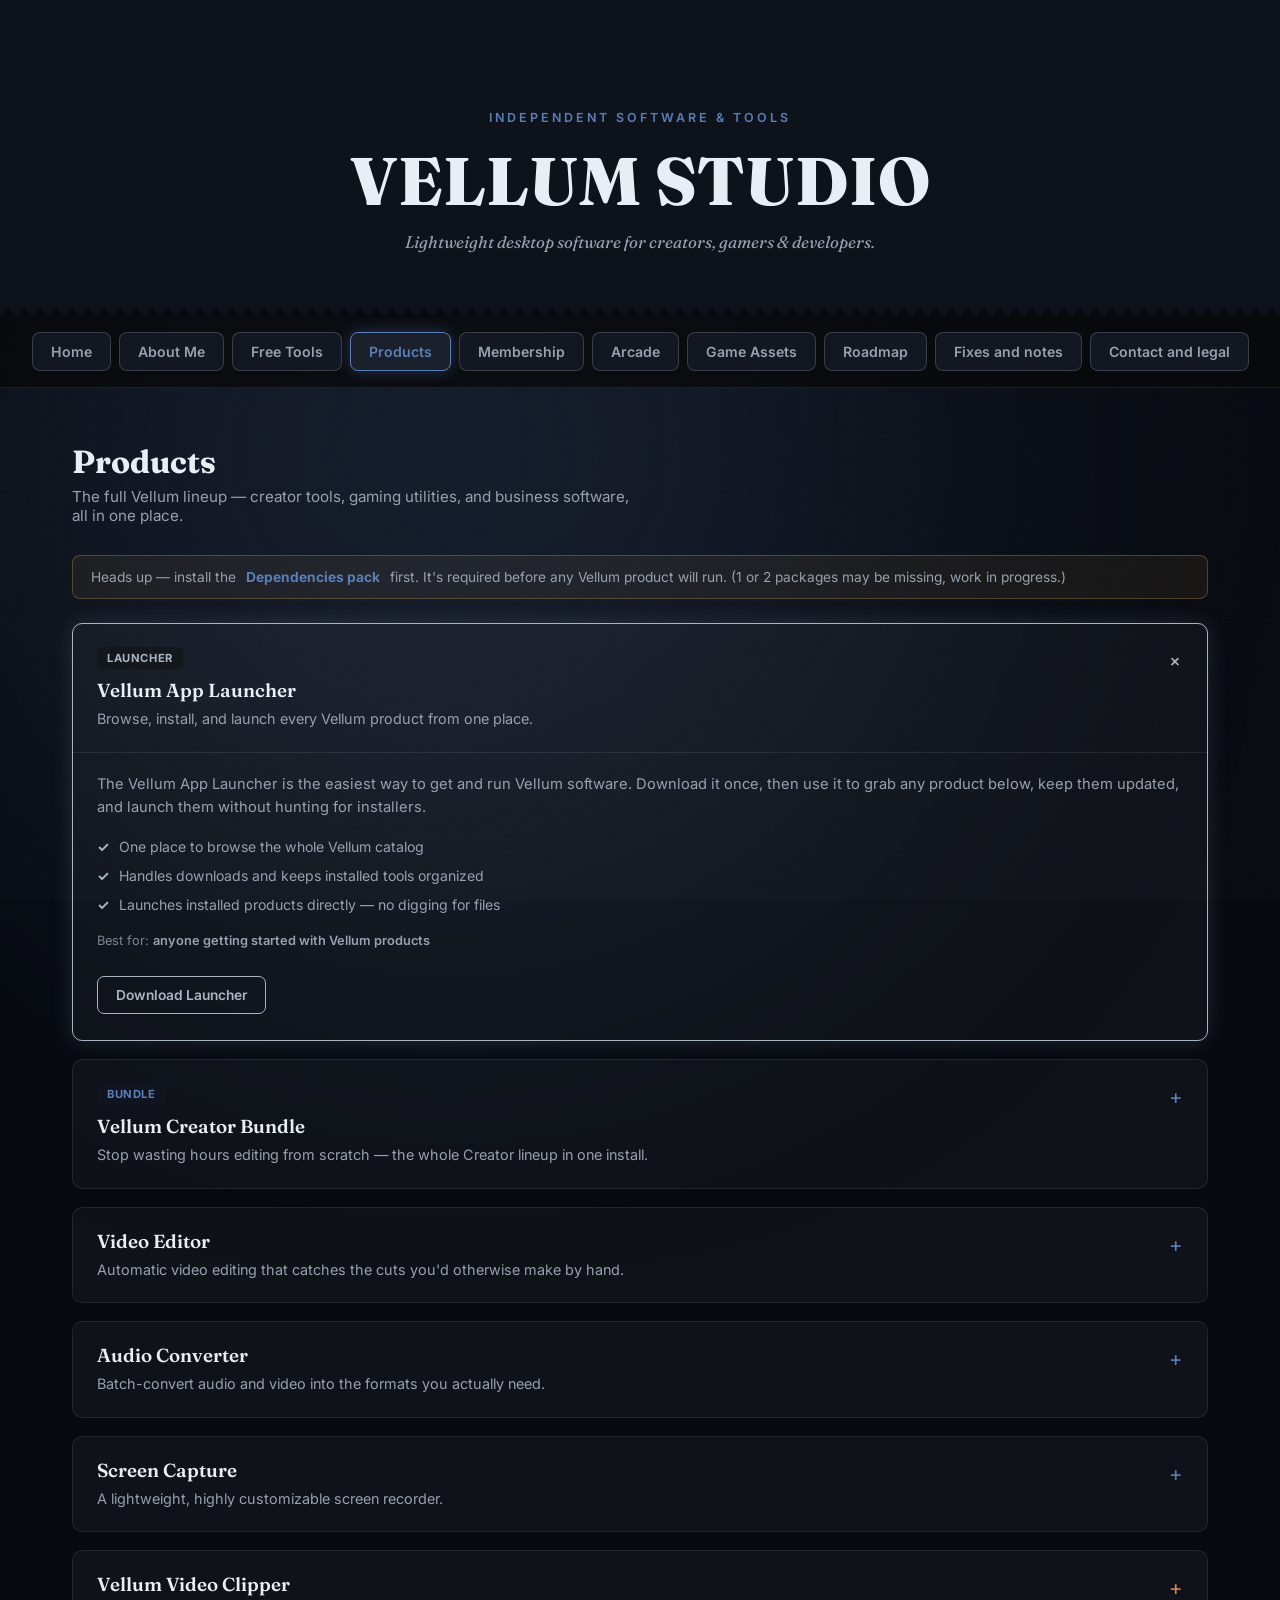
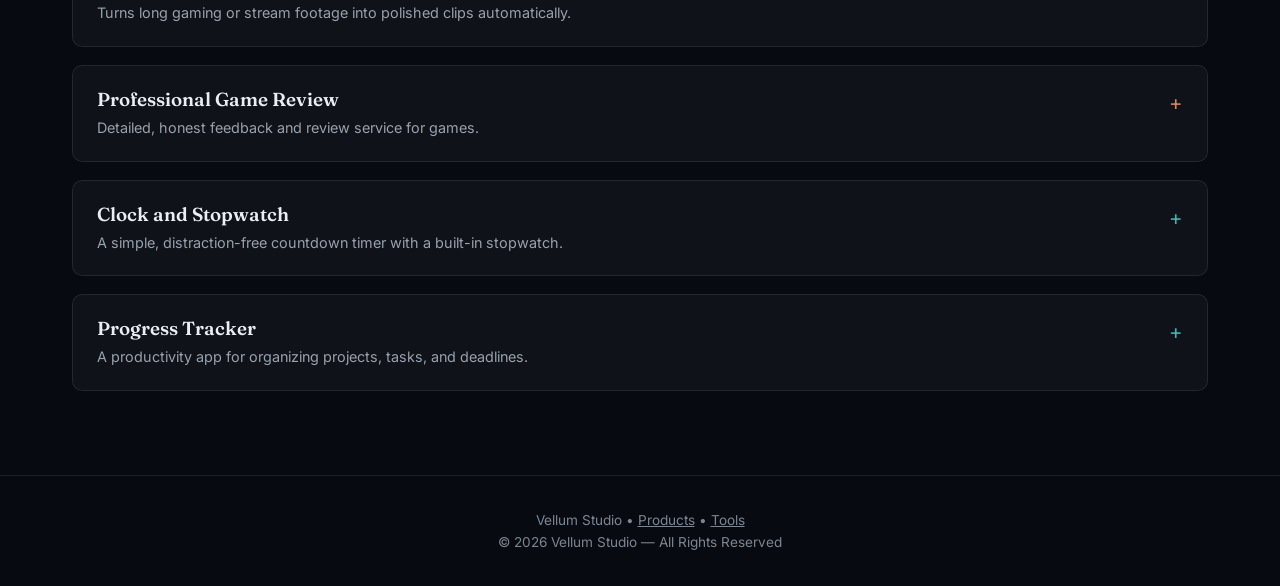
<file: products.html>
<!DOCTYPE html>
<html lang="en">
<head>
<meta charset="UTF-8">
<meta name="viewport" content="width=device-width, initial-scale=1.0">
<title>Products — Video Editor, Screen Capture, Audio Converter &amp; More | Vellum Studio</title>
<meta name="description" content="The full Vellum Studio lineup: App Launcher, Video Editor, Audio Converter, Screen Capture, Video Clipper, Game Review service, Clock &amp; Stopwatch, and Progress Tracker.">
<meta property="og:title" content="Products — Vellum Studio">
<meta property="og:description" content="Creator tools, gaming utilities, and business software — the full Vellum Studio lineup.">
<meta property="og:url" content="https://vellumtech55.github.io/vellum/products.html">
<meta property="og:type" content="website">
<link rel="canonical" href="https://vellumtech55.github.io/vellum/products.html">
<link rel="icon" type="image/svg+xml" href="[data-uri]">
<link rel="preconnect" href="https://fonts.googleapis.com">
<link href="https://fonts.googleapis.com/css2?family=Fraunces:ital,wght@0,500;0,600;0,800;1,500&family=Inter:wght@300;400;500;600;800&display=swap" rel="stylesheet">
<style>
*{margin:0;padding:0;box-sizing:border-box}

:root{
  --ink-950:#070a10;
  --ink-900:#0d121b;
  --ink-850:#121722;
  --ink-800:#1a202c;
  --line:rgba(233,238,245,.09);
  --line-strong:rgba(233,238,245,.18);
  --text:#e9eef5;
  --text-dim:#98a1ad;
  --text-faint:#7c8592;

  --navy:#5a7fb8;
  --navy-dim:rgba(90,127,184,.35);
  --navy-bg:#10141f;

  --copper:#d98255;
  --copper-dim:rgba(217,130,85,.35);
  --copper-bg:#1c130c;

  --teal:#33b8b0;
  --teal-dim:rgba(51,184,176,.35);
  --teal-bg:#0b1817;

  --silver:#aab5c4;
  --silver-dim:rgba(170,181,196,.35);
  --silver-bg:#14171c;

  --font-display:'Fraunces',serif;
  --font-body:'Inter',sans-serif;
}

body{
  font-family:var(--font-body);
  background:var(--ink-950);
  color:var(--text);
  overflow-x:hidden;
}

.bg-glow{
  position:fixed;
  inset:0;
  z-index:-3;
}
.bg-glow::before{
  content:"";
  position:absolute;
  width:900px;
  height:900px;
  border-radius:50%;
  filter:blur(170px);
  background:rgba(90,127,184,.16);
  animation:float 18s ease-in-out infinite;
}
.bg-glow.copper::before{ background:rgba(217,130,85,.18); }
.bg-glow.teal::before{ background:rgba(51,184,176,.14); }
.bg-glow.silver::before { background:rgba(170,181,196,.16); }

@keyframes float{
  0%  {transform:translate(-10%,-10%) scale(1)}
  50% {transform:translate(35%,20%) scale(1.25)}
  100%{transform:translate(-10%,-10%) scale(1)}
}

.grid-bg{
  position:fixed;
  inset:0;
  z-index:-2;
  opacity:.06;
  background-image:
    linear-gradient(rgba(255,255,255,.12) 1px,transparent 1px),
    linear-gradient(90deg,rgba(255,255,255,.12) 1px,transparent 1px);
  background-size:45px 45px;
}

.grain{
  position:fixed;
  inset:0;
  z-index:-1;
  pointer-events:none;
  opacity:.035;
  background-image:url("data:image/svg+xml,%3Csvg viewBox='0 0 200 200' xmlns='http://www.w3.org/2000/svg'%3E%3Cfilter id='n'%3E%3CfeTurbulence type='fractalNoise' baseFrequency='0.85' numOctaves='4' stitchTiles='stitch'/%3E%3C/filter%3E%3Crect width='100%25' height='100%25' filter='url(%23n)'/%3E%3C/svg%3E");
  background-repeat:repeat;
  background-size:180px 180px;
}

.deckle{
  height:16px;
  width:100%;
  background-color:var(--ink-950);
  background-image:
    linear-gradient(135deg, var(--ink-900) 50%, transparent 50%),
    linear-gradient(-135deg, var(--ink-900) 50%, transparent 50%);
  background-position:0 0,0 0;
  background-size:16px 16px;
  background-repeat:repeat-x;
}

header{
  text-align:center;
  padding:110px 20px 0;
  background:var(--ink-900);
}

.eyebrow{
  font-size:.78rem;
  letter-spacing:3px;
  text-transform:uppercase;
  color:var(--navy);
  font-weight:600;
  margin-bottom:14px;
}

header h1{
  font-family:var(--font-display);
  font-size:4.2rem;
  font-weight:800;
  letter-spacing:1px;
}

header h1 a{
  color:inherit;
  text-decoration:none;
}

header p.tagline{
  color:var(--text-dim);
  margin-top:10px;
  font-size:1.05rem;
  font-family:var(--font-display);
  font-style:italic;
}

.hero{
  max-width:780px;
  margin:36px auto 0;
  padding:30px 34px;
  border-radius:4px;
  background:rgba(255,255,255,.035);
  border:1px solid var(--line);
  text-align:left;
}

.hero h2{font-size:.78rem;color:var(--text-faint);text-transform:uppercase;letter-spacing:2.5px;margin-bottom:10px;font-weight:600}
.hero h3{font-family:var(--font-display);font-size:1.5rem;margin-bottom:10px;font-weight:600}
.hero p{color:var(--text-dim);font-size:.95rem;line-height:1.6}

header .deckle-spacer{ height:48px; }

nav{
  display:flex;
  justify-content:center;
  gap:8px;
  flex-wrap:wrap;
  padding:16px 20px;
  position:sticky;
  top:0;
  backdrop-filter:blur(14px);
  background:rgba(8,9,11,.78);
  z-index:10;
  border-bottom:1px solid var(--line);
}

.nav-link{
  padding:10px 18px;
  border-radius:8px;
  border:1px solid var(--line-strong);
  background:var(--ink-850);
  color:var(--text-dim);
  cursor:pointer;
  transition:.2s;
  font-size:.88rem;
  font-weight:600;
  font-family:var(--font-body);
  text-decoration:none;
  display:inline-block;
}

.nav-link:hover{
  transform:translateY(-1px);
  color:var(--text);
  border-color:var(--text-faint);
}

.nav-link.active{ background:var(--ink-800); }
.nav-link.active[data-accent="navy"]   { border-color:var(--navy);    color:var(--navy);    box-shadow:0 0 16px var(--navy-dim); }
.nav-link.active[data-accent="copper"]{ border-color:var(--copper); color:var(--copper); box-shadow:0 0 16px var(--copper-dim); }
.nav-link.active[data-accent="teal"]{ border-color:var(--teal); color:var(--teal); box-shadow:0 0 16px var(--teal-dim); }
.nav-link.active[data-accent="silver"] { border-color:var(--silver);  color:var(--silver);  box-shadow:0 0 16px var(--silver-dim); }

main{
  max-width:1180px;
  margin:auto;
  padding:54px 22px 84px;
  animation:.3s fade ease;
}
@keyframes fade{
  from{opacity:0;transform:translateY(8px)}
  to  {opacity:1;transform:translateY(0)}
}

.section-title{
  font-family:var(--font-display);
  font-size:2rem;
  font-weight:700;
  margin-bottom:6px;
}
.section-sub{
  color:var(--text-dim);
  font-size:.95rem;
  margin-bottom:30px;
  max-width:560px;
}

.grid-cards{
  display:grid;
  grid-template-columns:repeat(auto-fit,minmax(260px,1fr));
  gap:18px;
  margin-top:4px;
}

.card{
  background:rgba(255,255,255,.035);
  border:1px solid var(--line);
  border-radius:10px;
  padding:24px;
  transition:.22s;
}
.card:hover{ transform:translateY(-4px); border-color:var(--line-strong); }

.theme-navy .card:hover    { border-color:var(--navy);    box-shadow:0 0 22px rgba(90,127,184,.14); }
.theme-copper .card:hover { border-color:var(--copper); box-shadow:0 0 22px rgba(217,130,85,.16); }
.theme-teal .card:hover { border-color:var(--teal); box-shadow:0 0 22px rgba(51,184,176,.14); }
.theme-silver .card:hover  { border-color:var(--silver);  box-shadow:0 0 22px rgba(170,181,196,.16); }

.card h3{ font-family:var(--font-display); font-size:1.18rem; font-weight:600; margin-bottom:8px; }
.card p{ color:var(--text-dim); font-size:.92rem; line-height:1.55; }

.badge{
  display:inline-block;
  padding:4px 10px;
  border-radius:5px;
  font-size:.7rem;
  font-weight:700;
  letter-spacing:.6px;
  text-transform:uppercase;
  margin-bottom:10px;
}
.badge.navy{ background:var(--navy-bg); color:var(--navy); }
.badge.copper{ background:var(--copper-bg); color:var(--copper); }
.badge.teal{ background:var(--teal-bg); color:var(--teal); }
.badge.silver{ background:var(--silver-bg); color:var(--silver); }

.stat-card h3{ font-family:var(--font-display); font-size:2.1rem; font-weight:700; margin-bottom:4px; }
.stat-card p{ color:var(--text-faint); font-size:.85rem; }

.main-btn{
  display:inline-block;
  margin-top:14px;
  padding:10px 18px;
  border-radius:7px;
  text-decoration:none;
  font-weight:600;
  font-size:.86rem;
  cursor:pointer;
  transition:.2s;
  font-family:var(--font-body);
  border:1px solid transparent;
}
.btn-navy   { background:transparent; color:var(--navy);    border-color:var(--navy); }
.btn-navy:hover   { background:var(--navy);    color:#0d121b; }
.btn-copper{ background:transparent; color:var(--copper); border-color:var(--copper); }
.btn-copper:hover{ background:var(--copper); color:#1f1006; }
.btn-teal{ background:transparent; color:var(--teal); border-color:var(--teal); }
.btn-teal:hover{ background:var(--teal); color:#041615; }
.btn-silver { background:transparent; color:var(--silver);  border-color:var(--silver); }
.btn-silver:hover { background:var(--silver);  color:#12151a; }

.roadmap{ display:flex; flex-direction:column; gap:12px; }
.step{
  padding:16px 20px;
  border-left:3px solid var(--navy);
  background:rgba(255,255,255,.03);
  border-radius:6px;
  font-size:.93rem;
  color:var(--text-dim);
}
.step b{ color:var(--text); }

form{ display:flex; flex-direction:column; gap:12px; margin-bottom:32px; }
input,textarea{
  background:var(--ink-900);
  border:1px solid var(--line-strong);
  color:var(--text);
  padding:13px 15px;
  border-radius:7px;
  font-size:.95rem;
  font-family:var(--font-body);
}
textarea{ min-height:150px; resize:vertical; }
input:focus,textarea:focus{ outline:none; border-color:var(--navy); }

.legal-box{
  background:rgba(255,255,255,.025);
  border:1px solid var(--line);
  border-radius:10px;
  padding:26px;
  line-height:1.75;
  color:var(--text-faint);
  font-size:.88rem;
}
.legal-box h3{ font-family:var(--font-display); color:var(--text-dim); margin-bottom:14px; }

footer{
  text-align:center;
  padding:36px 20px;
  color:var(--text-faint);
  border-top:1px solid var(--line);
  font-size:.85rem;
}
footer a{ color:var(--text-faint); }
footer a:hover{ color:var(--navy); }

.tool-card{
  background:rgba(255,255,255,.035);
  border:1px solid var(--line);
  border-radius:10px;
  overflow:hidden;
}
.tool-card > summary{
  list-style:none;
  cursor:pointer;
  padding:22px 24px;
  display:flex;
  align-items:center;
  justify-content:space-between;
  gap:12px;
}
.tool-card > summary::-webkit-details-marker{ display:none; }
.tool-card > summary .tool-meta h3{ font-family:var(--font-display); font-size:1.1rem; margin-bottom:4px; }
.tool-card > summary .tool-meta p{ color:var(--text-dim); font-size:.88rem; }
.tool-card > summary .chevron{ color:var(--silver); font-size:1.3rem; transition:.2s; flex-shrink:0; }
.tool-card[open] > summary .chevron{ transform:rotate(45deg); }
.tool-card[open]{ border-color:var(--silver); box-shadow:0 0 22px rgba(170,181,196,.13); }

.tool-body{ padding:0 24px 26px; border-top:1px solid var(--line); padding-top:20px; }

.tool-row{ display:flex; gap:10px; flex-wrap:wrap; align-items:center; margin-bottom:12px; }
.tool-row label{ font-size:.82rem; color:var(--text-dim); display:flex; align-items:center; gap:6px; }
.tool-stats{ display:flex; gap:22px; flex-wrap:wrap; margin-top:12px; }
.tool-stats div{ font-size:.8rem; color:var(--text-faint); }
.tool-stats span{ display:block; font-family:var(--font-display); font-size:1.4rem; color:var(--text); font-weight:600; }

.tool-out{
  background:var(--ink-950);
  border:1px solid var(--line-strong);
  border-radius:7px;
  padding:14px 16px;
  font-family:ui-monospace,monospace;
  font-size:.85rem;
  color:var(--text-dim);
  white-space:pre-wrap;
  word-break:break-word;
  min-height:44px;
}
.tool-out.error{ color:var(--copper); }
.tool-out.pass{ color:var(--teal); }

.btn-small{
  padding:8px 14px;
  border-radius:6px;
  border:1px solid var(--silver);
  background:transparent;
  color:var(--silver);
  font-size:.83rem;
  font-weight:600;
  cursor:pointer;
  font-family:var(--font-body);
  transition:.2s;
}
.btn-small:hover{ background:var(--silver); color:#12151a; }

.swatch-pair{ display:flex; gap:14px; align-items:center; flex-wrap:wrap; }
.swatch-pair .pair-block{ display:flex; align-items:center; gap:8px; background:var(--ink-950); border:1px solid var(--line-strong); padding:8px 10px; border-radius:7px; }
.swatch-pair input[type=color]{ width:34px; height:34px; border:none; border-radius:5px; background:none; cursor:pointer; padding:0; }
.swatch-pair input[type=text]{ width:90px; padding:6px 8px; font-size:.82rem; }

.preview-text{ margin-top:14px; padding:16px; border-radius:7px; font-size:1rem; font-weight:600; text-align:center; }

.range-row{ display:flex; align-items:center; gap:10px; flex:1; min-width:180px; }
.range-row input[type=range]{ flex:1; accent-color:var(--silver); }
.checkbox-row{ display:flex; gap:16px; flex-wrap:wrap; margin-bottom:14px; }
.checkbox-row label{ font-size:.85rem; color:var(--text-dim); display:flex; align-items:center; gap:6px; cursor:pointer; }

.product-card{
  background:rgba(255,255,255,.035);
  border:1px solid var(--line);
  border-radius:10px;
  overflow:hidden;
  transition:.22s;
}
.product-card:hover{ transform:translateY(-2px); border-color:var(--line-strong); }

.product-card > summary{
  list-style:none;
  cursor:pointer;
  padding:22px 24px;
  display:flex;
  align-items:flex-start;
  justify-content:space-between;
  gap:16px;
}
.product-card > summary::-webkit-details-marker{ display:none; }

.product-summary-left{ flex:1; min-width:0; }
.product-summary-left h3{ font-family:var(--font-display); font-size:1.18rem; font-weight:600; margin-bottom:6px; }
.product-summary-left p{ color:var(--text-dim); font-size:.9rem; line-height:1.5; }

.product-card .chevron{ font-size:1.3rem; transition:.2s; flex-shrink:0; color:var(--text-faint); margin-top:2px; }
.product-card[open] .chevron{ transform:rotate(45deg); }

.product-card--navy[open]   { border-color:var(--navy);    box-shadow:0 0 22px rgba(90,127,184,.14); }
.product-card--navy .chevron{ color:var(--navy); }
.product-card--copper[open]{ border-color:var(--copper); box-shadow:0 0 22px rgba(217,130,85,.16); }
.product-card--copper .chevron{ color:var(--copper); }
.product-card--teal[open]{ border-color:var(--teal); box-shadow:0 0 22px rgba(51,184,176,.14); }
.product-card--teal .chevron{ color:var(--teal); }
.product-card--silver[open] { border-color:var(--silver);  box-shadow:0 0 22px rgba(170,181,196,.16); }
.product-card--silver .chevron{ color:var(--silver); }

.product-body{ padding:0 24px 26px; border-top:1px solid var(--line); padding-top:20px; }
.product-desc{ color:var(--text-dim); font-size:.92rem; line-height:1.6; margin-bottom:16px; }

.feature-list{ list-style:none; display:flex; flex-direction:column; gap:8px; margin-bottom:18px; }
.feature-list li{ font-size:.88rem; color:var(--text-dim); padding-left:22px; position:relative; line-height:1.5; }
.feature-list li::before{ content:"✓"; position:absolute; left:0; font-weight:700; }
.product-card--navy .feature-list li::before   { color:var(--navy); }
.product-card--copper .feature-list li::before{ color:var(--copper); }
.product-card--teal .feature-list li::before{ color:var(--teal); }
.product-card--silver .feature-list li::before { color:var(--silver); }

.product-meta-row{ display:flex; align-items:center; justify-content:space-between; flex-wrap:wrap; gap:8px 16px; margin-bottom:14px; font-size:.8rem; color:var(--text-faint); }
.product-meta-row .best-for b{ color:var(--text-dim); font-weight:600; }

.about-header{ display:flex; gap:28px; align-items:flex-start; flex-wrap:wrap; }
.about-intro{ flex:1; min-width:260px; }
.about-intro h3{ font-family:var(--font-display); font-size:1.6rem; font-weight:600; margin-bottom:10px; }
.about-intro p{ color:var(--text-dim); font-size:.95rem; line-height:1.65; margin-bottom:14px; }

.tech-badges{ display:flex; flex-wrap:wrap; gap:8px; margin-top:4px; margin-bottom:16px; }
.tech-badge{ background:var(--ink-900); border:1px solid var(--line-strong); color:var(--text-dim); padding:6px 13px; border-radius:20px; font-size:.78rem; font-weight:600; }

.social-links{ display:flex; flex-wrap:wrap; gap:10px; }
.social-links a{ color:var(--text-dim); text-decoration:none; font-size:.86rem; font-weight:600; border:1px solid var(--line-strong); padding:9px 16px; border-radius:7px; transition:.2s; }
.social-links a:hover{ border-color:var(--navy); color:var(--navy); }

.notice-banner{ display:flex; align-items:center; gap:10px; border-radius:8px; padding:13px 18px; margin-bottom:24px; font-size:.86rem; color:var(--text-dim); border:1px solid; }
.notice-banner a{ font-weight:700; text-decoration:none; }
.notice-banner a:hover{ text-decoration:underline; }
.notice-navy{ background:rgba(216,169,85,.07); border-color:rgba(216,169,85,.3); }
.notice-navy a{ color:var(--navy); }
.notice-copper{ background:rgba(217,130,85,.08); border-color:rgba(217,130,85,.3); }
.notice-copper a{ color:var(--copper); }
.notice-teal{ background:rgba(51,184,176,.08); border-color:rgba(43,214,163,.3); }
.notice-teal a{ color:var(--teal); }

.faq-list{ display:flex; flex-direction:column; gap:10px; margin-bottom:32px; }
.faq-item{ background:rgba(255,255,255,.03); border:1px solid var(--line); border-radius:8px; overflow:hidden; }
.faq-item summary{ list-style:none; cursor:pointer; padding:16px 20px; font-weight:600; font-size:.94rem; display:flex; justify-content:space-between; align-items:center; }
.faq-item summary::-webkit-details-marker{ display:none; }
.faq-item summary .chevron{ color:var(--navy); transition:.2s; }
.faq-item[open] summary .chevron{ transform:rotate(45deg); }
.faq-item p{ padding:0 20px 18px; color:var(--text-dim); font-size:.88rem; line-height:1.6; }

.secret-mode{ filter:hue-rotate(180deg); }

.skip-link{
  position:absolute;
  left:-9999px;
  top:0;
  background:var(--navy);
  color:#0d121b;
  padding:10px 16px;
  z-index:100;
  border-radius:0 0 6px 0;
  font-weight:600;
  text-decoration:none;
}
.skip-link:focus{ left:0; }

a:focus-visible, button:focus-visible, summary:focus-visible, input:focus-visible, [tabindex]:focus-visible{
  outline:2px solid var(--navy);
  outline-offset:2px;
}

@media (prefers-reduced-motion: reduce){
  .bg-glow::before{ animation:none; }
  main{ animation:none; }
}

@media(max-width:680px){
  header h1{ font-size:2.6rem; }
  main{ padding:40px 16px 64px; }
  .tool-card > summary{ padding:18px; }
}

</style>
<script type="application/ld+json">
{
  "@context": "https://schema.org",
  "@type": "ItemList",
  "itemListElement": [
    {
      "@type": "SoftwareApplication",
      "position": 1,
      "name": "Vellum App Launcher",
      "applicationCategory": "DeveloperApplication",
      "operatingSystem": "Windows",
      "description": "Browse, install, and launch every Vellum product from one place.",
      "url": "https://vellumtech55.github.io/vellum/products.html"
    },
    {
      "@type": "SoftwareApplication",
      "position": 2,
      "name": "Vellum Video Editor",
      "applicationCategory": "MultimediaApplication",
      "operatingSystem": "Windows",
      "description": "Automatic video editing that catches likely cut points from audio spikes and silence.",
      "url": "https://vellumtech55.github.io/vellum/products.html"
    },
    {
      "@type": "SoftwareApplication",
      "position": 3,
      "name": "Vellum Audio Converter",
      "applicationCategory": "MultimediaApplication",
      "operatingSystem": "Windows",
      "description": "Batch-converts audio and video into common audio formats with a queue for bulk conversions.",
      "url": "https://vellumtech55.github.io/vellum/products.html"
    },
    {
      "@type": "SoftwareApplication",
      "position": 4,
      "name": "Vellum Screen Capture",
      "applicationCategory": "MultimediaApplication",
      "operatingSystem": "Windows",
      "description": "A lightweight, highly customizable screen recorder with automatic hardware encoder detection.",
      "url": "https://vellumtech55.github.io/vellum/products.html"
    }
  ]
}
</script>
</head>
<body>

<a class="skip-link" href="#main-content">Skip to content</a>

<div class="bg-glow" id="bg"></div>
<div class="grid-bg"></div>
<div class="grain"></div>

<header>
  <p class="eyebrow">Independent software &amp; tools</p>
  <h1><a href="index.html">VELLUM STUDIO</a></h1>
  <p class="tagline">Lightweight desktop software for creators, gamers &amp; developers.</p>
  <div class="deckle-spacer"></div>
</header>
<div class="deckle"></div>

<nav aria-label="Primary">
  <a class="nav-link" data-accent="navy" href="index.html">Home</a>
  <a class="nav-link" data-accent="navy" href="about.html">About Me</a>
  <a class="nav-link" data-accent="silver" href="tools.html">Free Tools</a>
  <a class="nav-link active" data-accent="navy" href="products.html">Products</a>
  <a class="nav-link" data-accent="navy" href="membership.html">Membership</a>
  <a class="nav-link" data-accent="copper" href="arcade.html">Arcade</a>
  <a class="nav-link" data-accent="teal" href="game_assets.html">Game Assets</a>
  <a class="nav-link" data-accent="navy" href="roadmap.html">Roadmap</a>
  <a class="nav-link" data-accent="navy" href="fixes.html">Fixes and notes</a>
  <a class="nav-link" data-accent="navy" href="contact.html">Contact and legal</a>
</nav>

<main id="main-content" class="theme-navy">
  <h2 class="section-title">Products</h2>
  <p class="section-sub">The full Vellum lineup — creator tools, gaming utilities, and business software, all in one place.</p>
  <div class="notice-banner notice-navy">Heads up — install the <a href="index.html#dependencies-card">Dependencies pack</a> first. It's required before any Vellum product will run. (1 or 2 packages may be missing, work in progress.)</div>

  <div class="grid-cards" style="grid-template-columns:1fr">

    <details class="product-card product-card--silver" id="launcher-card" open aria-label="Vellum App Launcher — desktop app manager for all Vellum software">
      <summary>
        <div class="product-summary-left">
          <span class="badge silver">LAUNCHER</span>
          <h3>Vellum App Launcher</h3>
          <p>Browse, install, and launch every Vellum product from one place.</p>
        </div>
        <span class="chevron">+</span>
      </summary>
      <div class="product-body">
        <p class="product-desc">The Vellum App Launcher is the easiest way to get and run Vellum software. Download it once, then use it to grab any product below, keep them updated, and launch them without hunting for installers.</p>
        <ul class="feature-list">
          <li>One place to browse the whole Vellum catalog</li>
          <li>Handles downloads and keeps installed tools organized</li>
          <li>Launches installed products directly — no digging for files</li>
        </ul>
        <div class="product-meta-row">
          <span class="best-for">Best for: <b>anyone getting started with Vellum products</b></span>
        </div>
        <a class="main-btn btn-silver" href="https://vellumtech.gumroad.com/l/lbqfqd" target="_blank" rel="noopener">Download Launcher</a>
      </div>
    </details>

    <details class="product-card product-card--navy" aria-label="Vellum Creator Bundle — all creator desktop tools in one install including video editor, audio converter, screen capture, and video clipper">
      <summary>
        <div class="product-summary-left">
          <span class="badge navy">BUNDLE</span>
          <h3>Vellum Creator Bundle</h3>
          <p>Stop wasting hours editing from scratch — the whole Creator lineup in one install.</p>
        </div>
        <span class="chevron">+</span>
      </summary>
      <div class="product-body">
        <p class="product-desc">Every Creator tool Vellum makes, bundled into a single install. Elevate your content, hook your audience, and double your production speed with the ultimate creative shortcut. Get it through the Vellum App Launcher.</p>
        <ul class="feature-list">
          <li>Includes Video Editor, Audio Converter, Screen Capture, and Video Clipper</li>
          <li>One installer, one license, one update channel</li>
          <li>New Creator tools are added to the bundle at no extra cost</li>
        </ul>
        <div class="product-meta-row">
          <span class="best-for">Best for: <b>creators who want the whole toolkit, not just one piece</b></span>
        </div>
        <a class="main-btn btn-navy" href="https://vellumtech.gumroad.com/l/lbqfqd" target="_blank" rel="noopener">Get via Launcher</a>
      </div>
    </details>

    <details class="product-card product-card--navy" aria-label="Video Editor — automatic video editing software that detects cuts from audio spikes for creators and YouTubers">
      <summary>
        <div class="product-summary-left">
          <h3>Video Editor</h3>
          <p>Automatic video editing that catches the cuts you'd otherwise make by hand.</p>
        </div>
        <span class="chevron">+</span>
      </summary>
      <div class="product-body">
        <p class="product-desc">An automatic video editor that helps with time-consuming cutting by catching audio spikes and frame cuts, so you spend less time scrubbing through raw footage. Get it through the Vellum App Launcher.</p>
        <ul class="feature-list">
          <li>Detects likely cut points from audio spikes and silence</li>
          <li>Frame-accurate trimming, no manual scrubbing</li>
          <li>Exports ready to drop into your existing timeline</li>
        </ul>
        <div class="product-meta-row">
          <span class="best-for">Best for: <b>editors who record more footage than they have time to cut</b></span>
        </div>
        <a class="main-btn btn-navy" href="https://vellumtech.gumroad.com/l/lbqfqd" target="_blank" rel="noopener">Get via Launcher</a>
      </div>
    </details>

    <details class="product-card product-card--navy" aria-label="Audio Converter — batch convert audio and video files to MP3, WAV, and other formats">
      <summary>
        <div class="product-summary-left">
          <h3>Audio Converter</h3>
          <p>Batch-convert audio and video into the formats you actually need.</p>
        </div>
        <span class="chevron">+</span>
      </summary>
      <div class="product-body">
        <p class="product-desc">An audio converter to help convert audio and video into other audio file formats, with a queue so you can line up a whole batch and walk away. Get it through the Vellum App Launcher.</p>
        <ul class="feature-list">
          <li>Converts audio and video sources into common audio formats</li>
          <li>Queue manager for batch conversions</li>
          <li>Straightforward settings — no codec guesswork</li>
        </ul>
        <div class="product-meta-row">
          <span class="best-for">Best for: <b>podcasters and editors converting files in bulk</b></span>
        </div>
        <a class="main-btn btn-navy" href="https://vellumtech.gumroad.com/l/lbqfqd" target="_blank" rel="noopener">Get via Launcher</a>
      </div>
    </details>

    <details class="product-card product-card--navy" aria-label="Screen Capture — lightweight customizable screen recorder for streamers and tutorial creators">
      <summary>
        <div class="product-summary-left">
          <h3>Screen Capture</h3>
          <p>A lightweight, highly customizable screen recorder.</p>
        </div>
        <span class="chevron">+</span>
      </summary>
      <div class="product-body">
        <p class="product-desc">A capture tool with a highly customizable, lightweight system — built to stay out of the way while you record. Get it through the Vellum App Launcher.</p>
        <ul class="feature-list">
          <li>Automatic hardware encoder detection for smooth capture</li>
          <li>Low overhead, so recording doesn't tank your frame rate</li>
          <li>Customizable hotkeys and output settings</li>
        </ul>
        <div class="product-meta-row">
          <span class="best-for">Best for: <b>streamers and tutorial creators</b></span>
        </div>
        <a class="main-btn btn-navy" href="https://vellumtech.gumroad.com/l/lbqfqd" target="_blank" rel="noopener">Get via Launcher</a>
      </div>
    </details>

    <details class="product-card product-card--copper" aria-label="Vellum Video Clipper — automatically turn long gaming and stream footage into highlight clips">
      <summary>
        <div class="product-summary-left">
          <h3>Vellum Video Clipper</h3>
          <p>Turns long gaming or stream footage into polished clips automatically.</p>
        </div>
        <span class="chevron">+</span>
      </summary>
      <div class="product-body">
        <p class="product-desc">Instantly cuts gaming or stream videos into polished clips — saving hours of editing without sacrificing quality. Get it through the Vellum App Launcher.</p>
        <ul class="feature-list">
          <li>Finds highlight-worthy moments automatically</li>
          <li>Trims dead air and downtime</li>
          <li>Exports clips ready for upload</li>
        </ul>
        <div class="product-meta-row">
          <span class="best-for">Best for: <b>gaming and stream highlight creators</b></span>
        </div>
        <a class="main-btn btn-copper" href="https://vellumtech.gumroad.com/l/lbqfqd" target="_blank" rel="noopener">Get via Launcher</a>
      </div>
    </details>

    <details class="product-card product-card--copper" aria-label="Professional Game Review — detailed written feedback and review service for indie game developers before launch">
      <summary>
        <div class="product-summary-left">
          <h3>Professional Game Review</h3>
          <p>Detailed, honest feedback and review service for games.</p>
        </div>
        <span class="chevron">+</span>
      </summary>
      <div class="product-body">
        <p class="product-desc">A detailed feedback and review service for games — covering gameplay, story, and technical performance so you get an outside perspective before you ship. Get it through the Vellum App Launcher.</p>
        <ul class="feature-list">
          <li>Written review covering gameplay, story, and technical performance</li>
          <li>Delivered as a shareable report</li>
          <li>Turnaround time and revisions included</li>
        </ul>
        <div class="product-meta-row">
          <span class="best-for">Best for: <b>developers wanting outside feedback before launch</b></span>
        </div>
        <a class="main-btn btn-copper" href="https://vellumtech.gumroad.com/l/lbqfqd" target="_blank" rel="noopener">Get via Launcher</a>
      </div>
    </details>

    <details class="product-card product-card--teal" aria-label="Clock and Stopwatch — distraction-free desktop countdown timer and stopwatch app for focused work">
      <summary>
        <div class="product-summary-left">
          <h3>Clock and Stopwatch</h3>
          <p>A simple, distraction-free countdown timer with a built-in stopwatch.</p>
        </div>
        <span class="chevron">+</span>
      </summary>
      <div class="product-body">
        <p class="product-desc">A countdown timer that is simple and useful, with a stopwatch built right in — no clutter, no accounts, just the timer you need. Get it through the Vellum App Launcher.</p>
        <ul class="feature-list">
          <li>Simple countdown timer</li>
          <li>Built-in stopwatch</li>
          <li>Minimal, distraction-free interface</li>
        </ul>
        <div class="product-meta-row">
          <span class="best-for">Best for: <b>time-boxing focused work sessions</b></span>
        </div>
        <a class="main-btn btn-teal" href="https://vellumtech.gumroad.com/l/lbqfqd" target="_blank" rel="noopener">Get via Launcher</a>
      </div>
    </details>

    <details class="product-card product-card--teal" aria-label="Progress Tracker — productivity app for freelancers and indie developers to organize projects, tasks, and deadlines">
      <summary>
        <div class="product-summary-left">
          <h3>Progress Tracker</h3>
          <p>A productivity app for organizing projects, tasks, and deadlines.</p>
        </div>
        <span class="chevron">+</span>
      </summary>
      <div class="product-body">
        <p class="product-desc">Vellum Work Tracker is a modern productivity and business management app designed for solo developers, freelancers, and small software teams. It helps you organize projects in one place. Get it through the Vellum App Launcher.</p>
        <ul class="feature-list">
          <li>Organize projects, tasks, and deadlines together</li>
          <li>Built for solo devs and small teams</li>
          <li>See progress across projects at a glance</li>
        </ul>
        <div class="product-meta-row">
          <span class="best-for">Best for: <b>freelancers and small indie teams</b></span>
        </div>
        <a class="main-btn btn-teal" href="https://vellumtech.gumroad.com/l/lbqfqd" target="_blank" rel="noopener">Get via Launcher</a>
      </div>
    </details>

  </div>
</main>

<footer>
  <p>Vellum Studio &bull; <a href="products.html">Products</a> &bull; <a href="tools.html">Tools</a></p>
  <p style="margin-top:6px">&#169; 2026 Vellum Studio — All Rights Reserved</p>
</footer>

<script>
const secret = [];
document.addEventListener("keydown", e => {
  secret.push(e.key.toLowerCase());
  if(secret.slice(-6).join("") === "vellum")
    document.body.classList.toggle("secret-mode");
});

</script>
</body>
</html>
</file>
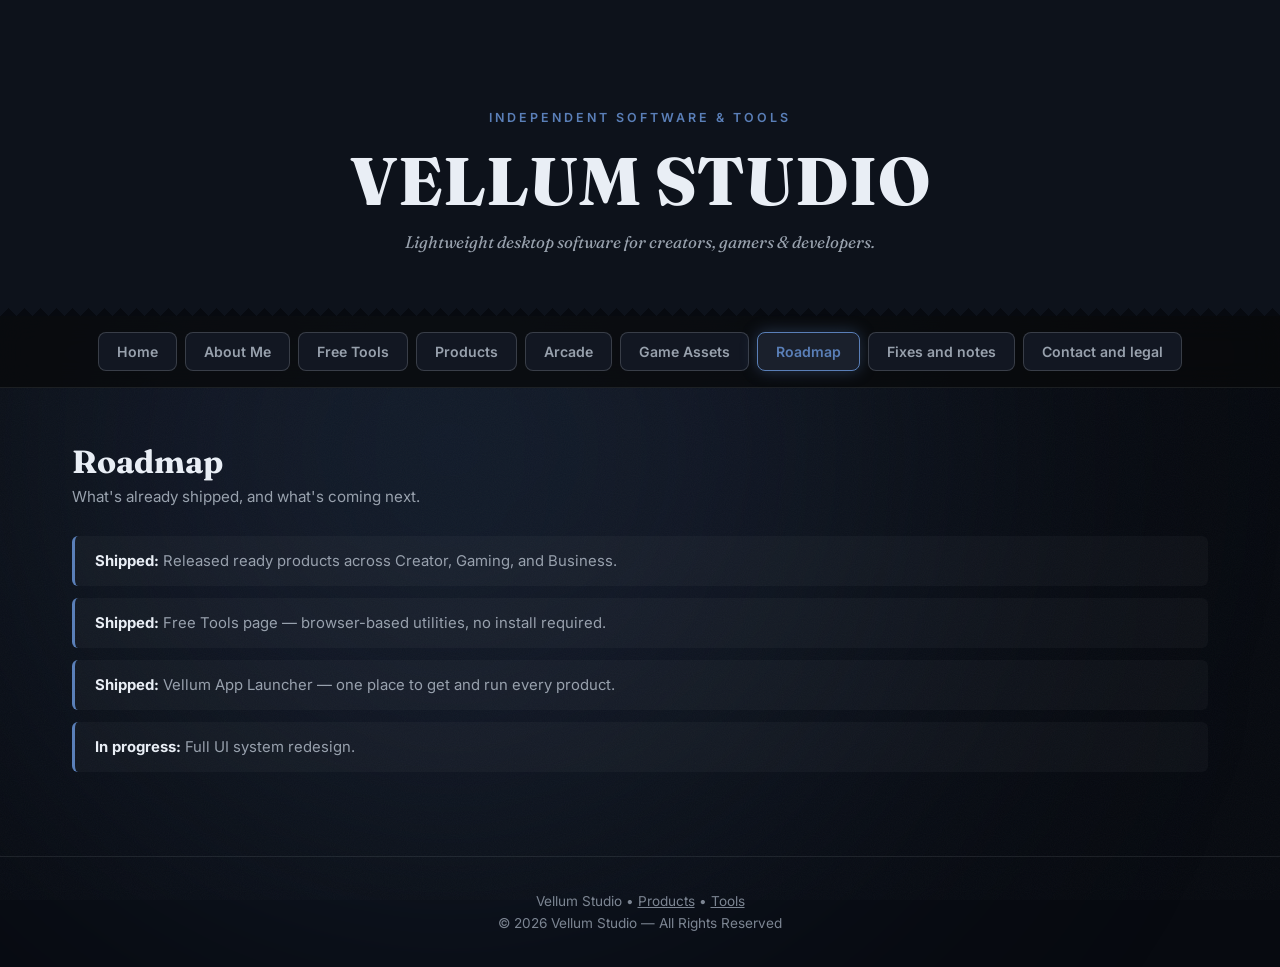
<file: roadmap.html>
<!DOCTYPE html>
<html lang="en">
<head>
<meta charset="UTF-8">
<meta name="viewport" content="width=device-width, initial-scale=1.0">
<title>Roadmap — Vellum Studio</title>
<meta name="description" content="What's shipped and what's coming next for Vellum Studio's lineup of desktop tools.">
<meta property="og:title" content="Roadmap — Vellum Studio">
<meta property="og:description" content="What's already shipped, and what's coming next for Vellum Studio.">
<meta property="og:url" content="https://vellumtech55.github.io/vellum/roadmap.html">
<meta property="og:type" content="website">
<link rel="canonical" href="https://vellumtech55.github.io/vellum/roadmap.html">
<link rel="icon" type="image/svg+xml" href="[data-uri]">
<link rel="preconnect" href="https://fonts.googleapis.com">
<link href="https://fonts.googleapis.com/css2?family=Fraunces:ital,wght@0,500;0,600;0,800;1,500&family=Inter:wght@300;400;500;600;800&display=swap" rel="stylesheet">
<style>
*{margin:0;padding:0;box-sizing:border-box}

:root{
  --ink-950:#070a10;
  --ink-900:#0d121b;
  --ink-850:#121722;
  --ink-800:#1a202c;
  --line:rgba(233,238,245,.09);
  --line-strong:rgba(233,238,245,.18);
  --text:#e9eef5;
  --text-dim:#98a1ad;
  --text-faint:#7c8592;

  --navy:#5a7fb8;
  --navy-dim:rgba(90,127,184,.35);
  --navy-bg:#10141f;

  --copper:#d98255;
  --copper-dim:rgba(217,130,85,.35);
  --copper-bg:#1c130c;

  --teal:#33b8b0;
  --teal-dim:rgba(51,184,176,.35);
  --teal-bg:#0b1817;

  --silver:#aab5c4;
  --silver-dim:rgba(170,181,196,.35);
  --silver-bg:#14171c;

  --font-display:'Fraunces',serif;
  --font-body:'Inter',sans-serif;
}

body{
  font-family:var(--font-body);
  background:var(--ink-950);
  color:var(--text);
  overflow-x:hidden;
}

.bg-glow{
  position:fixed;
  inset:0;
  z-index:-3;
}
.bg-glow::before{
  content:"";
  position:absolute;
  width:900px;
  height:900px;
  border-radius:50%;
  filter:blur(170px);
  background:rgba(90,127,184,.16);
  animation:float 18s ease-in-out infinite;
}
.bg-glow.copper::before{ background:rgba(217,130,85,.18); }
.bg-glow.teal::before{ background:rgba(51,184,176,.14); }
.bg-glow.silver::before { background:rgba(170,181,196,.16); }

@keyframes float{
  0%  {transform:translate(-10%,-10%) scale(1)}
  50% {transform:translate(35%,20%) scale(1.25)}
  100%{transform:translate(-10%,-10%) scale(1)}
}

.grid-bg{
  position:fixed;
  inset:0;
  z-index:-2;
  opacity:.06;
  background-image:
    linear-gradient(rgba(255,255,255,.12) 1px,transparent 1px),
    linear-gradient(90deg,rgba(255,255,255,.12) 1px,transparent 1px);
  background-size:45px 45px;
}

.grain{
  position:fixed;
  inset:0;
  z-index:-1;
  pointer-events:none;
  opacity:.035;
  background-image:url("data:image/svg+xml,%3Csvg viewBox='0 0 200 200' xmlns='http://www.w3.org/2000/svg'%3E%3Cfilter id='n'%3E%3CfeTurbulence type='fractalNoise' baseFrequency='0.85' numOctaves='4' stitchTiles='stitch'/%3E%3C/filter%3E%3Crect width='100%25' height='100%25' filter='url(%23n)'/%3E%3C/svg%3E");
  background-repeat:repeat;
  background-size:180px 180px;
}

.deckle{
  height:16px;
  width:100%;
  background-color:var(--ink-950);
  background-image:
    linear-gradient(135deg, var(--ink-900) 50%, transparent 50%),
    linear-gradient(-135deg, var(--ink-900) 50%, transparent 50%);
  background-position:0 0,0 0;
  background-size:16px 16px;
  background-repeat:repeat-x;
}

header{
  text-align:center;
  padding:110px 20px 0;
  background:var(--ink-900);
}

.eyebrow{
  font-size:.78rem;
  letter-spacing:3px;
  text-transform:uppercase;
  color:var(--navy);
  font-weight:600;
  margin-bottom:14px;
}

header h1{
  font-family:var(--font-display);
  font-size:4.2rem;
  font-weight:800;
  letter-spacing:1px;
}

header h1 a{
  color:inherit;
  text-decoration:none;
}

header p.tagline{
  color:var(--text-dim);
  margin-top:10px;
  font-size:1.05rem;
  font-family:var(--font-display);
  font-style:italic;
}

.hero{
  max-width:780px;
  margin:36px auto 0;
  padding:30px 34px;
  border-radius:4px;
  background:rgba(255,255,255,.035);
  border:1px solid var(--line);
  text-align:left;
}

.hero h2{font-size:.78rem;color:var(--text-faint);text-transform:uppercase;letter-spacing:2.5px;margin-bottom:10px;font-weight:600}
.hero h3{font-family:var(--font-display);font-size:1.5rem;margin-bottom:10px;font-weight:600}
.hero p{color:var(--text-dim);font-size:.95rem;line-height:1.6}

header .deckle-spacer{ height:48px; }

nav{
  display:flex;
  justify-content:center;
  gap:8px;
  flex-wrap:wrap;
  padding:16px 20px;
  position:sticky;
  top:0;
  backdrop-filter:blur(14px);
  background:rgba(8,9,11,.78);
  z-index:10;
  border-bottom:1px solid var(--line);
}

.nav-link{
  padding:10px 18px;
  border-radius:8px;
  border:1px solid var(--line-strong);
  background:var(--ink-850);
  color:var(--text-dim);
  cursor:pointer;
  transition:.2s;
  font-size:.88rem;
  font-weight:600;
  font-family:var(--font-body);
  text-decoration:none;
  display:inline-block;
}

.nav-link:hover{
  transform:translateY(-1px);
  color:var(--text);
  border-color:var(--text-faint);
}

.nav-link.active{ background:var(--ink-800); }
.nav-link.active[data-accent="navy"]   { border-color:var(--navy);    color:var(--navy);    box-shadow:0 0 16px var(--navy-dim); }
.nav-link.active[data-accent="copper"]{ border-color:var(--copper); color:var(--copper); box-shadow:0 0 16px var(--copper-dim); }
.nav-link.active[data-accent="teal"]{ border-color:var(--teal); color:var(--teal); box-shadow:0 0 16px var(--teal-dim); }
.nav-link.active[data-accent="silver"] { border-color:var(--silver);  color:var(--silver);  box-shadow:0 0 16px var(--silver-dim); }

main{
  max-width:1180px;
  margin:auto;
  padding:54px 22px 84px;
  animation:.3s fade ease;
}
@keyframes fade{
  from{opacity:0;transform:translateY(8px)}
  to  {opacity:1;transform:translateY(0)}
}

.section-title{
  font-family:var(--font-display);
  font-size:2rem;
  font-weight:700;
  margin-bottom:6px;
}
.section-sub{
  color:var(--text-dim);
  font-size:.95rem;
  margin-bottom:30px;
  max-width:560px;
}

.grid-cards{
  display:grid;
  grid-template-columns:repeat(auto-fit,minmax(260px,1fr));
  gap:18px;
  margin-top:4px;
}

.card{
  background:rgba(255,255,255,.035);
  border:1px solid var(--line);
  border-radius:10px;
  padding:24px;
  transition:.22s;
}
.card:hover{ transform:translateY(-4px); border-color:var(--line-strong); }

.theme-navy .card:hover    { border-color:var(--navy);    box-shadow:0 0 22px rgba(90,127,184,.14); }
.theme-copper .card:hover { border-color:var(--copper); box-shadow:0 0 22px rgba(217,130,85,.16); }
.theme-teal .card:hover { border-color:var(--teal); box-shadow:0 0 22px rgba(51,184,176,.14); }
.theme-silver .card:hover  { border-color:var(--silver);  box-shadow:0 0 22px rgba(170,181,196,.16); }

.card h3{ font-family:var(--font-display); font-size:1.18rem; font-weight:600; margin-bottom:8px; }
.card p{ color:var(--text-dim); font-size:.92rem; line-height:1.55; }

.badge{
  display:inline-block;
  padding:4px 10px;
  border-radius:5px;
  font-size:.7rem;
  font-weight:700;
  letter-spacing:.6px;
  text-transform:uppercase;
  margin-bottom:10px;
}
.badge.navy{ background:var(--navy-bg); color:var(--navy); }
.badge.copper{ background:var(--copper-bg); color:var(--copper); }
.badge.teal{ background:var(--teal-bg); color:var(--teal); }
.badge.silver{ background:var(--silver-bg); color:var(--silver); }

.stat-card h3{ font-family:var(--font-display); font-size:2.1rem; font-weight:700; margin-bottom:4px; }
.stat-card p{ color:var(--text-faint); font-size:.85rem; }

.main-btn{
  display:inline-block;
  margin-top:14px;
  padding:10px 18px;
  border-radius:7px;
  text-decoration:none;
  font-weight:600;
  font-size:.86rem;
  cursor:pointer;
  transition:.2s;
  font-family:var(--font-body);
  border:1px solid transparent;
}
.btn-navy   { background:transparent; color:var(--navy);    border-color:var(--navy); }
.btn-navy:hover   { background:var(--navy);    color:#0d121b; }
.btn-copper{ background:transparent; color:var(--copper); border-color:var(--copper); }
.btn-copper:hover{ background:var(--copper); color:#1f1006; }
.btn-teal{ background:transparent; color:var(--teal); border-color:var(--teal); }
.btn-teal:hover{ background:var(--teal); color:#041615; }
.btn-silver { background:transparent; color:var(--silver);  border-color:var(--silver); }
.btn-silver:hover { background:var(--silver);  color:#12151a; }

.roadmap{ display:flex; flex-direction:column; gap:12px; }
.step{
  padding:16px 20px;
  border-left:3px solid var(--navy);
  background:rgba(255,255,255,.03);
  border-radius:6px;
  font-size:.93rem;
  color:var(--text-dim);
}
.step b{ color:var(--text); }

form{ display:flex; flex-direction:column; gap:12px; margin-bottom:32px; }
input,textarea{
  background:var(--ink-900);
  border:1px solid var(--line-strong);
  color:var(--text);
  padding:13px 15px;
  border-radius:7px;
  font-size:.95rem;
  font-family:var(--font-body);
}
textarea{ min-height:150px; resize:vertical; }
input:focus,textarea:focus{ outline:none; border-color:var(--navy); }

.legal-box{
  background:rgba(255,255,255,.025);
  border:1px solid var(--line);
  border-radius:10px;
  padding:26px;
  line-height:1.75;
  color:var(--text-faint);
  font-size:.88rem;
}
.legal-box h3{ font-family:var(--font-display); color:var(--text-dim); margin-bottom:14px; }

footer{
  text-align:center;
  padding:36px 20px;
  color:var(--text-faint);
  border-top:1px solid var(--line);
  font-size:.85rem;
}
footer a{ color:var(--text-faint); }
footer a:hover{ color:var(--navy); }

.tool-card{
  background:rgba(255,255,255,.035);
  border:1px solid var(--line);
  border-radius:10px;
  overflow:hidden;
}
.tool-card > summary{
  list-style:none;
  cursor:pointer;
  padding:22px 24px;
  display:flex;
  align-items:center;
  justify-content:space-between;
  gap:12px;
}
.tool-card > summary::-webkit-details-marker{ display:none; }
.tool-card > summary .tool-meta h3{ font-family:var(--font-display); font-size:1.1rem; margin-bottom:4px; }
.tool-card > summary .tool-meta p{ color:var(--text-dim); font-size:.88rem; }
.tool-card > summary .chevron{ color:var(--silver); font-size:1.3rem; transition:.2s; flex-shrink:0; }
.tool-card[open] > summary .chevron{ transform:rotate(45deg); }
.tool-card[open]{ border-color:var(--silver); box-shadow:0 0 22px rgba(170,181,196,.13); }

.tool-body{ padding:0 24px 26px; border-top:1px solid var(--line); padding-top:20px; }

.tool-row{ display:flex; gap:10px; flex-wrap:wrap; align-items:center; margin-bottom:12px; }
.tool-row label{ font-size:.82rem; color:var(--text-dim); display:flex; align-items:center; gap:6px; }
.tool-stats{ display:flex; gap:22px; flex-wrap:wrap; margin-top:12px; }
.tool-stats div{ font-size:.8rem; color:var(--text-faint); }
.tool-stats span{ display:block; font-family:var(--font-display); font-size:1.4rem; color:var(--text); font-weight:600; }

.tool-out{
  background:var(--ink-950);
  border:1px solid var(--line-strong);
  border-radius:7px;
  padding:14px 16px;
  font-family:ui-monospace,monospace;
  font-size:.85rem;
  color:var(--text-dim);
  white-space:pre-wrap;
  word-break:break-word;
  min-height:44px;
}
.tool-out.error{ color:var(--copper); }
.tool-out.pass{ color:var(--teal); }

.btn-small{
  padding:8px 14px;
  border-radius:6px;
  border:1px solid var(--silver);
  background:transparent;
  color:var(--silver);
  font-size:.83rem;
  font-weight:600;
  cursor:pointer;
  font-family:var(--font-body);
  transition:.2s;
}
.btn-small:hover{ background:var(--silver); color:#12151a; }

.swatch-pair{ display:flex; gap:14px; align-items:center; flex-wrap:wrap; }
.swatch-pair .pair-block{ display:flex; align-items:center; gap:8px; background:var(--ink-950); border:1px solid var(--line-strong); padding:8px 10px; border-radius:7px; }
.swatch-pair input[type=color]{ width:34px; height:34px; border:none; border-radius:5px; background:none; cursor:pointer; padding:0; }
.swatch-pair input[type=text]{ width:90px; padding:6px 8px; font-size:.82rem; }

.preview-text{ margin-top:14px; padding:16px; border-radius:7px; font-size:1rem; font-weight:600; text-align:center; }

.range-row{ display:flex; align-items:center; gap:10px; flex:1; min-width:180px; }
.range-row input[type=range]{ flex:1; accent-color:var(--silver); }
.checkbox-row{ display:flex; gap:16px; flex-wrap:wrap; margin-bottom:14px; }
.checkbox-row label{ font-size:.85rem; color:var(--text-dim); display:flex; align-items:center; gap:6px; cursor:pointer; }

.product-card{
  background:rgba(255,255,255,.035);
  border:1px solid var(--line);
  border-radius:10px;
  overflow:hidden;
  transition:.22s;
}
.product-card:hover{ transform:translateY(-2px); border-color:var(--line-strong); }

.product-card > summary{
  list-style:none;
  cursor:pointer;
  padding:22px 24px;
  display:flex;
  align-items:flex-start;
  justify-content:space-between;
  gap:16px;
}
.product-card > summary::-webkit-details-marker{ display:none; }

.product-summary-left{ flex:1; min-width:0; }
.product-summary-left h3{ font-family:var(--font-display); font-size:1.18rem; font-weight:600; margin-bottom:6px; }
.product-summary-left p{ color:var(--text-dim); font-size:.9rem; line-height:1.5; }

.product-card .chevron{ font-size:1.3rem; transition:.2s; flex-shrink:0; color:var(--text-faint); margin-top:2px; }
.product-card[open] .chevron{ transform:rotate(45deg); }

.product-card--navy[open]   { border-color:var(--navy);    box-shadow:0 0 22px rgba(90,127,184,.14); }
.product-card--navy .chevron{ color:var(--navy); }
.product-card--copper[open]{ border-color:var(--copper); box-shadow:0 0 22px rgba(217,130,85,.16); }
.product-card--copper .chevron{ color:var(--copper); }
.product-card--teal[open]{ border-color:var(--teal); box-shadow:0 0 22px rgba(51,184,176,.14); }
.product-card--teal .chevron{ color:var(--teal); }
.product-card--silver[open] { border-color:var(--silver);  box-shadow:0 0 22px rgba(170,181,196,.16); }
.product-card--silver .chevron{ color:var(--silver); }

.product-body{ padding:0 24px 26px; border-top:1px solid var(--line); padding-top:20px; }
.product-desc{ color:var(--text-dim); font-size:.92rem; line-height:1.6; margin-bottom:16px; }

.feature-list{ list-style:none; display:flex; flex-direction:column; gap:8px; margin-bottom:18px; }
.feature-list li{ font-size:.88rem; color:var(--text-dim); padding-left:22px; position:relative; line-height:1.5; }
.feature-list li::before{ content:"✓"; position:absolute; left:0; font-weight:700; }
.product-card--navy .feature-list li::before   { color:var(--navy); }
.product-card--copper .feature-list li::before{ color:var(--copper); }
.product-card--teal .feature-list li::before{ color:var(--teal); }
.product-card--silver .feature-list li::before { color:var(--silver); }

.product-meta-row{ display:flex; align-items:center; justify-content:space-between; flex-wrap:wrap; gap:8px 16px; margin-bottom:14px; font-size:.8rem; color:var(--text-faint); }
.product-meta-row .best-for b{ color:var(--text-dim); font-weight:600; }

.about-header{ display:flex; gap:28px; align-items:flex-start; flex-wrap:wrap; }
.about-intro{ flex:1; min-width:260px; }
.about-intro h3{ font-family:var(--font-display); font-size:1.6rem; font-weight:600; margin-bottom:10px; }
.about-intro p{ color:var(--text-dim); font-size:.95rem; line-height:1.65; margin-bottom:14px; }

.tech-badges{ display:flex; flex-wrap:wrap; gap:8px; margin-top:4px; margin-bottom:16px; }
.tech-badge{ background:var(--ink-900); border:1px solid var(--line-strong); color:var(--text-dim); padding:6px 13px; border-radius:20px; font-size:.78rem; font-weight:600; }

.social-links{ display:flex; flex-wrap:wrap; gap:10px; }
.social-links a{ color:var(--text-dim); text-decoration:none; font-size:.86rem; font-weight:600; border:1px solid var(--line-strong); padding:9px 16px; border-radius:7px; transition:.2s; }
.social-links a:hover{ border-color:var(--navy); color:var(--navy); }

.notice-banner{ display:flex; align-items:center; gap:10px; border-radius:8px; padding:13px 18px; margin-bottom:24px; font-size:.86rem; color:var(--text-dim); border:1px solid; }
.notice-banner a{ font-weight:700; text-decoration:none; }
.notice-banner a:hover{ text-decoration:underline; }
.notice-navy{ background:rgba(216,169,85,.07); border-color:rgba(216,169,85,.3); }
.notice-navy a{ color:var(--navy); }
.notice-copper{ background:rgba(217,130,85,.08); border-color:rgba(217,130,85,.3); }
.notice-copper a{ color:var(--copper); }
.notice-teal{ background:rgba(51,184,176,.08); border-color:rgba(43,214,163,.3); }
.notice-teal a{ color:var(--teal); }

.faq-list{ display:flex; flex-direction:column; gap:10px; margin-bottom:32px; }
.faq-item{ background:rgba(255,255,255,.03); border:1px solid var(--line); border-radius:8px; overflow:hidden; }
.faq-item summary{ list-style:none; cursor:pointer; padding:16px 20px; font-weight:600; font-size:.94rem; display:flex; justify-content:space-between; align-items:center; }
.faq-item summary::-webkit-details-marker{ display:none; }
.faq-item summary .chevron{ color:var(--navy); transition:.2s; }
.faq-item[open] summary .chevron{ transform:rotate(45deg); }
.faq-item p{ padding:0 20px 18px; color:var(--text-dim); font-size:.88rem; line-height:1.6; }

.secret-mode{ filter:hue-rotate(180deg); }

.skip-link{
  position:absolute;
  left:-9999px;
  top:0;
  background:var(--navy);
  color:#0d121b;
  padding:10px 16px;
  z-index:100;
  border-radius:0 0 6px 0;
  font-weight:600;
  text-decoration:none;
}
.skip-link:focus{ left:0; }

a:focus-visible, button:focus-visible, summary:focus-visible, input:focus-visible, [tabindex]:focus-visible{
  outline:2px solid var(--navy);
  outline-offset:2px;
}

@media (prefers-reduced-motion: reduce){
  .bg-glow::before{ animation:none; }
  main{ animation:none; }
}

@media(max-width:680px){
  header h1{ font-size:2.6rem; }
  main{ padding:40px 16px 64px; }
  .tool-card > summary{ padding:18px; }
}

</style>
</head>
<body>

<a class="skip-link" href="#main-content">Skip to content</a>

<div class="bg-glow" id="bg"></div>
<div class="grid-bg"></div>
<div class="grain"></div>

<header>
  <p class="eyebrow">Independent software &amp; tools</p>
  <h1><a href="index.html">VELLUM STUDIO</a></h1>
  <p class="tagline">Lightweight desktop software for creators, gamers &amp; developers.</p>
  <div class="deckle-spacer"></div>
</header>
<div class="deckle"></div>

<nav aria-label="Primary">
  <a class="nav-link" data-accent="navy" href="index.html">Home</a>
  <a class="nav-link" data-accent="navy" href="about.html">About Me</a>
  <a class="nav-link" data-accent="silver" href="tools.html">Free Tools</a>
  <a class="nav-link" data-accent="navy" href="products.html">Products</a>
  <a class="nav-link" data-accent="copper" href="arcade.html">Arcade</a>
  <a class="nav-link" data-accent="teal" href="game_assets.html">Game Assets</a>
  <a class="nav-link active" data-accent="navy" href="roadmap.html">Roadmap</a>
  <a class="nav-link" data-accent="navy" href="fixes.html">Fixes and notes</a>
  <a class="nav-link" data-accent="navy" href="contact.html">Contact and legal</a>
</nav>

<main id="main-content" class="theme-navy">
  <h2 class="section-title">Roadmap</h2>
  <p class="section-sub">What's already shipped, and what's coming next.</p>
  <div class="roadmap">
    <div class="step"><b>Shipped:</b> Released ready products across Creator, Gaming, and Business.</div>
    <div class="step"><b>Shipped:</b> Free Tools page — browser-based utilities, no install required.</div>
    <div class="step"><b>Shipped:</b> Vellum App Launcher — one place to get and run every product.</div>
    <div class="step"><b>In progress:</b> Full UI system redesign.</div>
  </div>
</main>

<footer>
  <p>Vellum Studio &bull; <a href="products.html">Products</a> &bull; <a href="tools.html">Tools</a></p>
  <p style="margin-top:6px">&#169; 2026 Vellum Studio — All Rights Reserved</p>
</footer>

<script>
const secret = [];
document.addEventListener("keydown", e => {
  secret.push(e.key.toLowerCase());
  if(secret.slice(-6).join("") === "vellum")
    document.body.classList.toggle("secret-mode");
});

</script>
</body>
</html>
</file>
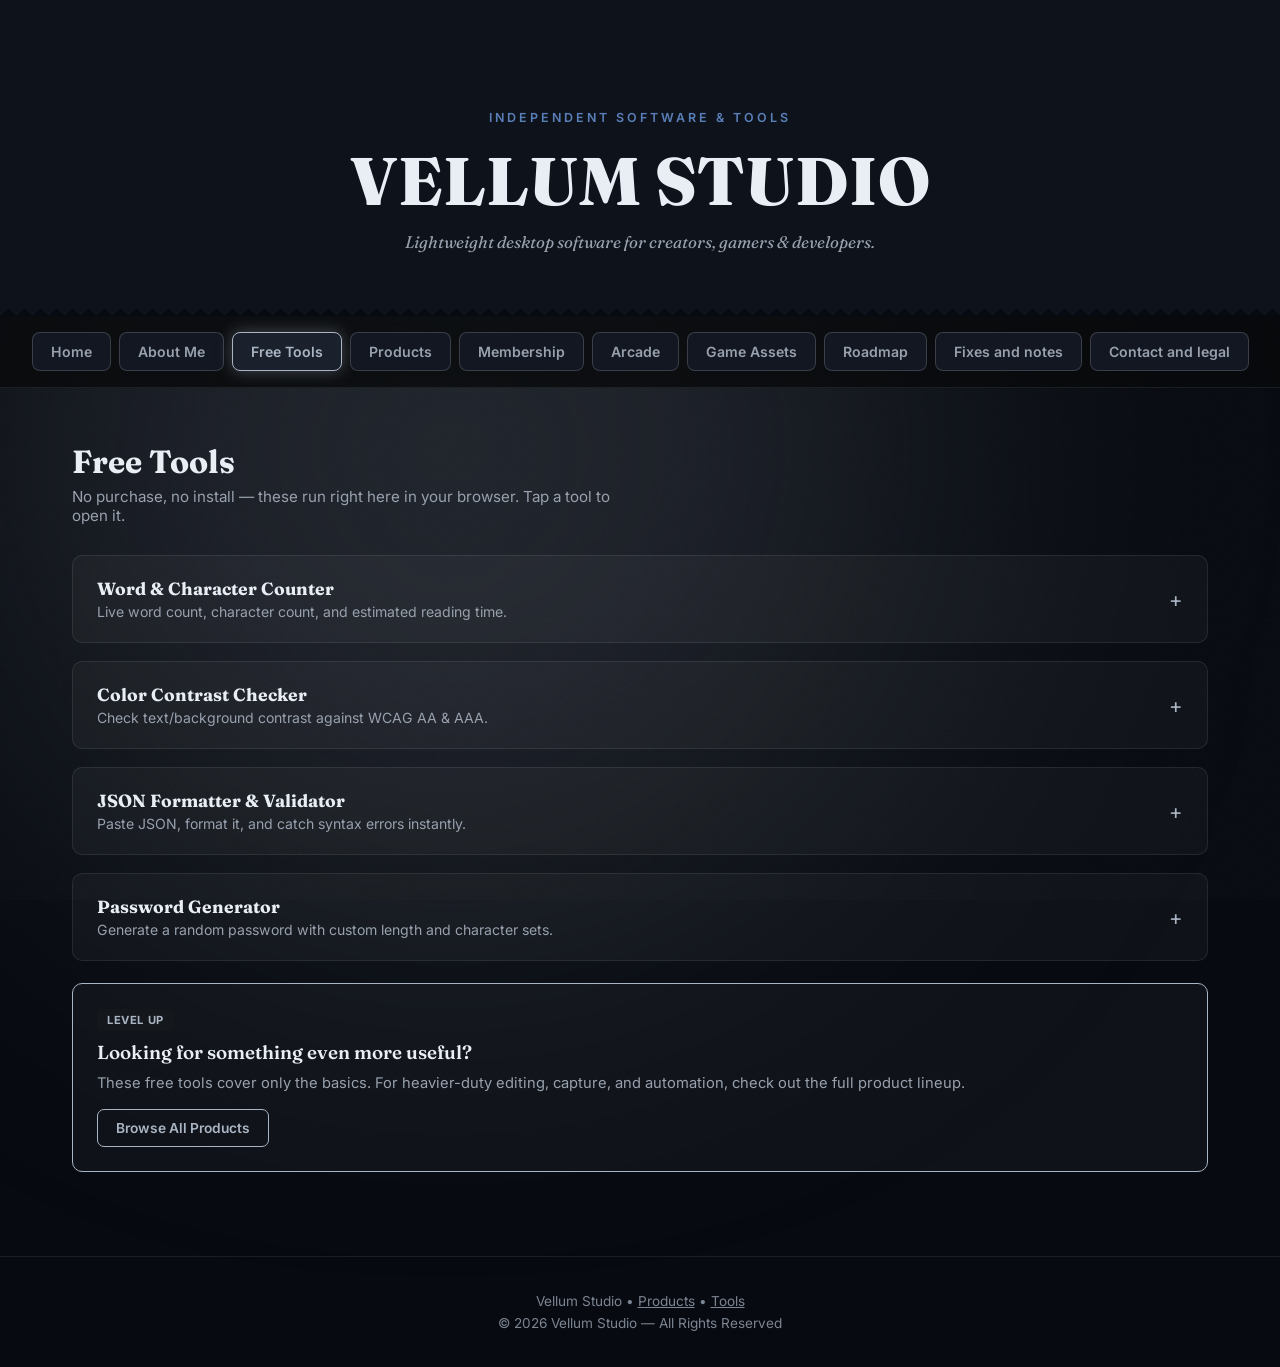
<file: tools.html>
<!DOCTYPE html>
<html lang="en">
<head>
<meta charset="UTF-8">
<meta name="viewport" content="width=device-width, initial-scale=1.0">
<title>Free Tools — Word Counter, Contrast Checker, JSON Formatter, Password Generator | Vellum Studio</title>
<meta name="description" content="Free browser-based utilities from Vellum Studio: word &amp; character counter, WCAG color contrast checker, JSON formatter and validator, and password generator. No install, no account.">
<meta property="og:title" content="Free Tools — Vellum Studio">
<meta property="og:description" content="Word counter, color contrast checker, JSON formatter, and password generator — free, in your browser, no install.">
<meta property="og:url" content="https://vellumtech55.github.io/vellum/tools.html">
<meta property="og:type" content="website">
<link rel="canonical" href="https://vellumtech55.github.io/vellum/tools.html">
<link rel="icon" type="image/svg+xml" href="[data-uri]">
<link rel="preconnect" href="https://fonts.googleapis.com">
<link href="https://fonts.googleapis.com/css2?family=Fraunces:ital,wght@0,500;0,600;0,800;1,500&family=Inter:wght@300;400;500;600;800&display=swap" rel="stylesheet">
<style>
*{margin:0;padding:0;box-sizing:border-box}

:root{
  --ink-950:#070a10;
  --ink-900:#0d121b;
  --ink-850:#121722;
  --ink-800:#1a202c;
  --line:rgba(233,238,245,.09);
  --line-strong:rgba(233,238,245,.18);
  --text:#e9eef5;
  --text-dim:#98a1ad;
  --text-faint:#7c8592;

  --navy:#5a7fb8;
  --navy-dim:rgba(90,127,184,.35);
  --navy-bg:#10141f;

  --copper:#d98255;
  --copper-dim:rgba(217,130,85,.35);
  --copper-bg:#1c130c;

  --teal:#33b8b0;
  --teal-dim:rgba(51,184,176,.35);
  --teal-bg:#0b1817;

  --silver:#aab5c4;
  --silver-dim:rgba(170,181,196,.35);
  --silver-bg:#14171c;

  --font-display:'Fraunces',serif;
  --font-body:'Inter',sans-serif;
}

body{
  font-family:var(--font-body);
  background:var(--ink-950);
  color:var(--text);
  overflow-x:hidden;
}

.bg-glow{
  position:fixed;
  inset:0;
  z-index:-3;
}
.bg-glow::before{
  content:"";
  position:absolute;
  width:900px;
  height:900px;
  border-radius:50%;
  filter:blur(170px);
  background:rgba(90,127,184,.16);
  animation:float 18s ease-in-out infinite;
}
.bg-glow.copper::before{ background:rgba(217,130,85,.18); }
.bg-glow.teal::before{ background:rgba(51,184,176,.14); }
.bg-glow.silver::before { background:rgba(170,181,196,.16); }

@keyframes float{
  0%  {transform:translate(-10%,-10%) scale(1)}
  50% {transform:translate(35%,20%) scale(1.25)}
  100%{transform:translate(-10%,-10%) scale(1)}
}

.grid-bg{
  position:fixed;
  inset:0;
  z-index:-2;
  opacity:.06;
  background-image:
    linear-gradient(rgba(255,255,255,.12) 1px,transparent 1px),
    linear-gradient(90deg,rgba(255,255,255,.12) 1px,transparent 1px);
  background-size:45px 45px;
}

.grain{
  position:fixed;
  inset:0;
  z-index:-1;
  pointer-events:none;
  opacity:.035;
  background-image:url("data:image/svg+xml,%3Csvg viewBox='0 0 200 200' xmlns='http://www.w3.org/2000/svg'%3E%3Cfilter id='n'%3E%3CfeTurbulence type='fractalNoise' baseFrequency='0.85' numOctaves='4' stitchTiles='stitch'/%3E%3C/filter%3E%3Crect width='100%25' height='100%25' filter='url(%23n)'/%3E%3C/svg%3E");
  background-repeat:repeat;
  background-size:180px 180px;
}

.deckle{
  height:16px;
  width:100%;
  background-color:var(--ink-950);
  background-image:
    linear-gradient(135deg, var(--ink-900) 50%, transparent 50%),
    linear-gradient(-135deg, var(--ink-900) 50%, transparent 50%);
  background-position:0 0,0 0;
  background-size:16px 16px;
  background-repeat:repeat-x;
}

header{
  text-align:center;
  padding:110px 20px 0;
  background:var(--ink-900);
}

.eyebrow{
  font-size:.78rem;
  letter-spacing:3px;
  text-transform:uppercase;
  color:var(--navy);
  font-weight:600;
  margin-bottom:14px;
}

header h1{
  font-family:var(--font-display);
  font-size:4.2rem;
  font-weight:800;
  letter-spacing:1px;
}

header h1 a{
  color:inherit;
  text-decoration:none;
}

header p.tagline{
  color:var(--text-dim);
  margin-top:10px;
  font-size:1.05rem;
  font-family:var(--font-display);
  font-style:italic;
}

.hero{
  max-width:780px;
  margin:36px auto 0;
  padding:30px 34px;
  border-radius:4px;
  background:rgba(255,255,255,.035);
  border:1px solid var(--line);
  text-align:left;
}

.hero h2{font-size:.78rem;color:var(--text-faint);text-transform:uppercase;letter-spacing:2.5px;margin-bottom:10px;font-weight:600}
.hero h3{font-family:var(--font-display);font-size:1.5rem;margin-bottom:10px;font-weight:600}
.hero p{color:var(--text-dim);font-size:.95rem;line-height:1.6}

header .deckle-spacer{ height:48px; }

nav{
  display:flex;
  justify-content:center;
  gap:8px;
  flex-wrap:wrap;
  padding:16px 20px;
  position:sticky;
  top:0;
  backdrop-filter:blur(14px);
  background:rgba(8,9,11,.78);
  z-index:10;
  border-bottom:1px solid var(--line);
}

.nav-link{
  padding:10px 18px;
  border-radius:8px;
  border:1px solid var(--line-strong);
  background:var(--ink-850);
  color:var(--text-dim);
  cursor:pointer;
  transition:.2s;
  font-size:.88rem;
  font-weight:600;
  font-family:var(--font-body);
  text-decoration:none;
  display:inline-block;
}

.nav-link:hover{
  transform:translateY(-1px);
  color:var(--text);
  border-color:var(--text-faint);
}

.nav-link.active{ background:var(--ink-800); }
.nav-link.active[data-accent="navy"]   { border-color:var(--navy);    color:var(--navy);    box-shadow:0 0 16px var(--navy-dim); }
.nav-link.active[data-accent="copper"]{ border-color:var(--copper); color:var(--copper); box-shadow:0 0 16px var(--copper-dim); }
.nav-link.active[data-accent="teal"]{ border-color:var(--teal); color:var(--teal); box-shadow:0 0 16px var(--teal-dim); }
.nav-link.active[data-accent="silver"] { border-color:var(--silver);  color:var(--silver);  box-shadow:0 0 16px var(--silver-dim); }

main{
  max-width:1180px;
  margin:auto;
  padding:54px 22px 84px;
  animation:.3s fade ease;
}
@keyframes fade{
  from{opacity:0;transform:translateY(8px)}
  to  {opacity:1;transform:translateY(0)}
}

.section-title{
  font-family:var(--font-display);
  font-size:2rem;
  font-weight:700;
  margin-bottom:6px;
}
.section-sub{
  color:var(--text-dim);
  font-size:.95rem;
  margin-bottom:30px;
  max-width:560px;
}

.grid-cards{
  display:grid;
  grid-template-columns:repeat(auto-fit,minmax(260px,1fr));
  gap:18px;
  margin-top:4px;
}

.card{
  background:rgba(255,255,255,.035);
  border:1px solid var(--line);
  border-radius:10px;
  padding:24px;
  transition:.22s;
}
.card:hover{ transform:translateY(-4px); border-color:var(--line-strong); }

.theme-navy .card:hover    { border-color:var(--navy);    box-shadow:0 0 22px rgba(90,127,184,.14); }
.theme-copper .card:hover { border-color:var(--copper); box-shadow:0 0 22px rgba(217,130,85,.16); }
.theme-teal .card:hover { border-color:var(--teal); box-shadow:0 0 22px rgba(51,184,176,.14); }
.theme-silver .card:hover  { border-color:var(--silver);  box-shadow:0 0 22px rgba(170,181,196,.16); }

.card h3{ font-family:var(--font-display); font-size:1.18rem; font-weight:600; margin-bottom:8px; }
.card p{ color:var(--text-dim); font-size:.92rem; line-height:1.55; }

.badge{
  display:inline-block;
  padding:4px 10px;
  border-radius:5px;
  font-size:.7rem;
  font-weight:700;
  letter-spacing:.6px;
  text-transform:uppercase;
  margin-bottom:10px;
}
.badge.navy{ background:var(--navy-bg); color:var(--navy); }
.badge.copper{ background:var(--copper-bg); color:var(--copper); }
.badge.teal{ background:var(--teal-bg); color:var(--teal); }
.badge.silver{ background:var(--silver-bg); color:var(--silver); }

.stat-card h3{ font-family:var(--font-display); font-size:2.1rem; font-weight:700; margin-bottom:4px; }
.stat-card p{ color:var(--text-faint); font-size:.85rem; }

.main-btn{
  display:inline-block;
  margin-top:14px;
  padding:10px 18px;
  border-radius:7px;
  text-decoration:none;
  font-weight:600;
  font-size:.86rem;
  cursor:pointer;
  transition:.2s;
  font-family:var(--font-body);
  border:1px solid transparent;
}
.btn-navy   { background:transparent; color:var(--navy);    border-color:var(--navy); }
.btn-navy:hover   { background:var(--navy);    color:#0d121b; }
.btn-copper{ background:transparent; color:var(--copper); border-color:var(--copper); }
.btn-copper:hover{ background:var(--copper); color:#1f1006; }
.btn-teal{ background:transparent; color:var(--teal); border-color:var(--teal); }
.btn-teal:hover{ background:var(--teal); color:#041615; }
.btn-silver { background:transparent; color:var(--silver);  border-color:var(--silver); }
.btn-silver:hover { background:var(--silver);  color:#12151a; }

.roadmap{ display:flex; flex-direction:column; gap:12px; }
.step{
  padding:16px 20px;
  border-left:3px solid var(--navy);
  background:rgba(255,255,255,.03);
  border-radius:6px;
  font-size:.93rem;
  color:var(--text-dim);
}
.step b{ color:var(--text); }

form{ display:flex; flex-direction:column; gap:12px; margin-bottom:32px; }
input,textarea{
  background:var(--ink-900);
  border:1px solid var(--line-strong);
  color:var(--text);
  padding:13px 15px;
  border-radius:7px;
  font-size:.95rem;
  font-family:var(--font-body);
}
textarea{ min-height:150px; resize:vertical; }
input:focus,textarea:focus{ outline:none; border-color:var(--navy); }

.legal-box{
  background:rgba(255,255,255,.025);
  border:1px solid var(--line);
  border-radius:10px;
  padding:26px;
  line-height:1.75;
  color:var(--text-faint);
  font-size:.88rem;
}
.legal-box h3{ font-family:var(--font-display); color:var(--text-dim); margin-bottom:14px; }

footer{
  text-align:center;
  padding:36px 20px;
  color:var(--text-faint);
  border-top:1px solid var(--line);
  font-size:.85rem;
}
footer a{ color:var(--text-faint); }
footer a:hover{ color:var(--navy); }

.tool-card{
  background:rgba(255,255,255,.035);
  border:1px solid var(--line);
  border-radius:10px;
  overflow:hidden;
}
.tool-card > summary{
  list-style:none;
  cursor:pointer;
  padding:22px 24px;
  display:flex;
  align-items:center;
  justify-content:space-between;
  gap:12px;
}
.tool-card > summary::-webkit-details-marker{ display:none; }
.tool-card > summary .tool-meta h3{ font-family:var(--font-display); font-size:1.1rem; margin-bottom:4px; }
.tool-card > summary .tool-meta p{ color:var(--text-dim); font-size:.88rem; }
.tool-card > summary .chevron{ color:var(--silver); font-size:1.3rem; transition:.2s; flex-shrink:0; }
.tool-card[open] > summary .chevron{ transform:rotate(45deg); }
.tool-card[open]{ border-color:var(--silver); box-shadow:0 0 22px rgba(170,181,196,.13); }

.tool-body{ padding:0 24px 26px; border-top:1px solid var(--line); padding-top:20px; }

.tool-row{ display:flex; gap:10px; flex-wrap:wrap; align-items:center; margin-bottom:12px; }
.tool-row label{ font-size:.82rem; color:var(--text-dim); display:flex; align-items:center; gap:6px; }
.tool-stats{ display:flex; gap:22px; flex-wrap:wrap; margin-top:12px; }
.tool-stats div{ font-size:.8rem; color:var(--text-faint); }
.tool-stats span{ display:block; font-family:var(--font-display); font-size:1.4rem; color:var(--text); font-weight:600; }

.tool-out{
  background:var(--ink-950);
  border:1px solid var(--line-strong);
  border-radius:7px;
  padding:14px 16px;
  font-family:ui-monospace,monospace;
  font-size:.85rem;
  color:var(--text-dim);
  white-space:pre-wrap;
  word-break:break-word;
  min-height:44px;
}
.tool-out.error{ color:var(--copper); }
.tool-out.pass{ color:var(--teal); }

.btn-small{
  padding:8px 14px;
  border-radius:6px;
  border:1px solid var(--silver);
  background:transparent;
  color:var(--silver);
  font-size:.83rem;
  font-weight:600;
  cursor:pointer;
  font-family:var(--font-body);
  transition:.2s;
}
.btn-small:hover{ background:var(--silver); color:#12151a; }

.swatch-pair{ display:flex; gap:14px; align-items:center; flex-wrap:wrap; }
.swatch-pair .pair-block{ display:flex; align-items:center; gap:8px; background:var(--ink-950); border:1px solid var(--line-strong); padding:8px 10px; border-radius:7px; }
.swatch-pair input[type=color]{ width:34px; height:34px; border:none; border-radius:5px; background:none; cursor:pointer; padding:0; }
.swatch-pair input[type=text]{ width:90px; padding:6px 8px; font-size:.82rem; }

.preview-text{ margin-top:14px; padding:16px; border-radius:7px; font-size:1rem; font-weight:600; text-align:center; }

.range-row{ display:flex; align-items:center; gap:10px; flex:1; min-width:180px; }
.range-row input[type=range]{ flex:1; accent-color:var(--silver); }
.checkbox-row{ display:flex; gap:16px; flex-wrap:wrap; margin-bottom:14px; }
.checkbox-row label{ font-size:.85rem; color:var(--text-dim); display:flex; align-items:center; gap:6px; cursor:pointer; }

.product-card{
  background:rgba(255,255,255,.035);
  border:1px solid var(--line);
  border-radius:10px;
  overflow:hidden;
  transition:.22s;
}
.product-card:hover{ transform:translateY(-2px); border-color:var(--line-strong); }

.product-card > summary{
  list-style:none;
  cursor:pointer;
  padding:22px 24px;
  display:flex;
  align-items:flex-start;
  justify-content:space-between;
  gap:16px;
}
.product-card > summary::-webkit-details-marker{ display:none; }

.product-summary-left{ flex:1; min-width:0; }
.product-summary-left h3{ font-family:var(--font-display); font-size:1.18rem; font-weight:600; margin-bottom:6px; }
.product-summary-left p{ color:var(--text-dim); font-size:.9rem; line-height:1.5; }

.product-card .chevron{ font-size:1.3rem; transition:.2s; flex-shrink:0; color:var(--text-faint); margin-top:2px; }
.product-card[open] .chevron{ transform:rotate(45deg); }

.product-card--navy[open]   { border-color:var(--navy);    box-shadow:0 0 22px rgba(90,127,184,.14); }
.product-card--navy .chevron{ color:var(--navy); }
.product-card--copper[open]{ border-color:var(--copper); box-shadow:0 0 22px rgba(217,130,85,.16); }
.product-card--copper .chevron{ color:var(--copper); }
.product-card--teal[open]{ border-color:var(--teal); box-shadow:0 0 22px rgba(51,184,176,.14); }
.product-card--teal .chevron{ color:var(--teal); }
.product-card--silver[open] { border-color:var(--silver);  box-shadow:0 0 22px rgba(170,181,196,.16); }
.product-card--silver .chevron{ color:var(--silver); }

.product-body{ padding:0 24px 26px; border-top:1px solid var(--line); padding-top:20px; }
.product-desc{ color:var(--text-dim); font-size:.92rem; line-height:1.6; margin-bottom:16px; }

.feature-list{ list-style:none; display:flex; flex-direction:column; gap:8px; margin-bottom:18px; }
.feature-list li{ font-size:.88rem; color:var(--text-dim); padding-left:22px; position:relative; line-height:1.5; }
.feature-list li::before{ content:"✓"; position:absolute; left:0; font-weight:700; }
.product-card--navy .feature-list li::before   { color:var(--navy); }
.product-card--copper .feature-list li::before{ color:var(--copper); }
.product-card--teal .feature-list li::before{ color:var(--teal); }
.product-card--silver .feature-list li::before { color:var(--silver); }

.product-meta-row{ display:flex; align-items:center; justify-content:space-between; flex-wrap:wrap; gap:8px 16px; margin-bottom:14px; font-size:.8rem; color:var(--text-faint); }
.product-meta-row .best-for b{ color:var(--text-dim); font-weight:600; }

.about-header{ display:flex; gap:28px; align-items:flex-start; flex-wrap:wrap; }
.about-intro{ flex:1; min-width:260px; }
.about-intro h3{ font-family:var(--font-display); font-size:1.6rem; font-weight:600; margin-bottom:10px; }
.about-intro p{ color:var(--text-dim); font-size:.95rem; line-height:1.65; margin-bottom:14px; }

.tech-badges{ display:flex; flex-wrap:wrap; gap:8px; margin-top:4px; margin-bottom:16px; }
.tech-badge{ background:var(--ink-900); border:1px solid var(--line-strong); color:var(--text-dim); padding:6px 13px; border-radius:20px; font-size:.78rem; font-weight:600; }

.social-links{ display:flex; flex-wrap:wrap; gap:10px; }
.social-links a{ color:var(--text-dim); text-decoration:none; font-size:.86rem; font-weight:600; border:1px solid var(--line-strong); padding:9px 16px; border-radius:7px; transition:.2s; }
.social-links a:hover{ border-color:var(--navy); color:var(--navy); }

.notice-banner{ display:flex; align-items:center; gap:10px; border-radius:8px; padding:13px 18px; margin-bottom:24px; font-size:.86rem; color:var(--text-dim); border:1px solid; }
.notice-banner a{ font-weight:700; text-decoration:none; }
.notice-banner a:hover{ text-decoration:underline; }
.notice-navy{ background:rgba(216,169,85,.07); border-color:rgba(216,169,85,.3); }
.notice-navy a{ color:var(--navy); }
.notice-copper{ background:rgba(217,130,85,.08); border-color:rgba(217,130,85,.3); }
.notice-copper a{ color:var(--copper); }
.notice-teal{ background:rgba(51,184,176,.08); border-color:rgba(43,214,163,.3); }
.notice-teal a{ color:var(--teal); }

.faq-list{ display:flex; flex-direction:column; gap:10px; margin-bottom:32px; }
.faq-item{ background:rgba(255,255,255,.03); border:1px solid var(--line); border-radius:8px; overflow:hidden; }
.faq-item summary{ list-style:none; cursor:pointer; padding:16px 20px; font-weight:600; font-size:.94rem; display:flex; justify-content:space-between; align-items:center; }
.faq-item summary::-webkit-details-marker{ display:none; }
.faq-item summary .chevron{ color:var(--navy); transition:.2s; }
.faq-item[open] summary .chevron{ transform:rotate(45deg); }
.faq-item p{ padding:0 20px 18px; color:var(--text-dim); font-size:.88rem; line-height:1.6; }

.secret-mode{ filter:hue-rotate(180deg); }

.skip-link{
  position:absolute;
  left:-9999px;
  top:0;
  background:var(--navy);
  color:#0d121b;
  padding:10px 16px;
  z-index:100;
  border-radius:0 0 6px 0;
  font-weight:600;
  text-decoration:none;
}
.skip-link:focus{ left:0; }

a:focus-visible, button:focus-visible, summary:focus-visible, input:focus-visible, [tabindex]:focus-visible{
  outline:2px solid var(--navy);
  outline-offset:2px;
}

@media (prefers-reduced-motion: reduce){
  .bg-glow::before{ animation:none; }
  main{ animation:none; }
}

@media(max-width:680px){
  header h1{ font-size:2.6rem; }
  main{ padding:40px 16px 64px; }
  .tool-card > summary{ padding:18px; }
}

</style>
</head>
<body>

<a class="skip-link" href="#main-content">Skip to content</a>

<div class="bg-glow silver" id="bg"></div>
<div class="grid-bg"></div>
<div class="grain"></div>

<header>
  <p class="eyebrow">Independent software &amp; tools</p>
  <h1><a href="index.html">VELLUM STUDIO</a></h1>
  <p class="tagline">Lightweight desktop software for creators, gamers &amp; developers.</p>
  <div class="deckle-spacer"></div>
</header>
<div class="deckle"></div>

<nav aria-label="Primary">
  <a class="nav-link" data-accent="navy" href="index.html">Home</a>
  <a class="nav-link" data-accent="navy" href="about.html">About Me</a>
  <a class="nav-link active" data-accent="silver" href="tools.html">Free Tools</a>
  <a class="nav-link" data-accent="navy" href="products.html">Products</a>
  <a class="nav-link" data-accent="navy" href="membership.html">Membership</a>
  <a class="nav-link" data-accent="copper" href="arcade.html">Arcade</a>
  <a class="nav-link" data-accent="teal" href="game_assets.html">Game Assets</a>
  <a class="nav-link" data-accent="navy" href="roadmap.html">Roadmap</a>
  <a class="nav-link" data-accent="navy" href="fixes.html">Fixes and notes</a>
  <a class="nav-link" data-accent="navy" href="contact.html">Contact and legal</a>
</nav>

<main id="main-content" class="theme-silver">
  <h2 class="section-title">Free Tools</h2>
  <p class="section-sub">No purchase, no install — these run right here in your browser. Tap a tool to open it.</p>

  <div class="grid-cards" style="grid-template-columns:1fr">

    <details class="tool-card">
      <summary>
        <div class="tool-meta">
          <h3>Word &amp; Character Counter</h3>
          <p>Live word count, character count, and estimated reading time.</p>
        </div>
        <span class="chevron">+</span>
      </summary>
      <div class="tool-body">
        <label for="wc-input" class="tool-row" style="display:block">Paste or type text below</label>
        <textarea id="wc-input" placeholder="Paste or type text here…" style="width:100%;min-height:130px"></textarea>
        <div class="tool-stats">
          <div>Words<span id="wc-words">0</span></div>
          <div>Characters<span id="wc-chars">0</span></div>
          <div>Sentences<span id="wc-sentences">0</span></div>
          <div>Reading time<span id="wc-time">0 min</span></div>
        </div>
      </div>
    </details>

    <details class="tool-card">
      <summary>
        <div class="tool-meta">
          <h3>Color Contrast Checker</h3>
          <p>Check text/background contrast against WCAG AA &amp; AAA.</p>
        </div>
        <span class="chevron">+</span>
      </summary>
      <div class="tool-body">
        <div class="swatch-pair">
          <div class="pair-block">
            <label for="cc-fg-hex">Text</label>
            <input type="color" id="cc-fg" value="#e9eef5" aria-label="Text color picker">
            <input type="text" id="cc-fg-hex" value="#e9eef5">
          </div>
          <span style="color:var(--text-faint);font-size:.8rem">on</span>
          <div class="pair-block">
            <label for="cc-bg-hex">Background</label>
            <input type="color" id="cc-bg" value="#0d121b" aria-label="Background color picker">
            <input type="text" id="cc-bg-hex" value="#0d121b">
          </div>
        </div>
        <div id="cc-preview" class="preview-text">The quick brown fox jumps over the lazy dog</div>
        <div class="tool-out" id="cc-out" style="margin-top:14px">Ratio: —</div>
      </div>
    </details>

    <details class="tool-card">
      <summary>
        <div class="tool-meta">
          <h3>JSON Formatter &amp; Validator</h3>
          <p>Paste JSON, format it, and catch syntax errors instantly.</p>
        </div>
        <span class="chevron">+</span>
      </summary>
      <div class="tool-body">
        <label for="json-input" class="tool-row" style="display:block">Paste JSON below</label>
        <textarea id="json-input" placeholder='{"example": true}' style="width:100%;min-height:120px;font-family:ui-monospace,monospace"></textarea>
        <div class="tool-row" style="margin-top:10px">
          <button class="btn-small" id="json-format" type="button">Format</button>
          <button class="btn-small" id="json-clear" type="button">Clear</button>
        </div>
        <div class="tool-out" id="json-out">Output will appear here.</div>
      </div>
    </details>

    <details class="tool-card">
      <summary>
        <div class="tool-meta">
          <h3>Password Generator</h3>
          <p>Generate a random password with custom length and character sets.</p>
        </div>
        <span class="chevron">+</span>
      </summary>
      <div class="tool-body">
        <div class="tool-row">
          <div class="range-row">
            <label for="pw-length">Length</label>
            <input type="range" id="pw-length" min="6" max="48" value="16">
            <span id="pw-length-val" style="color:var(--text);font-weight:600">16</span>
          </div>
        </div>
        <div class="checkbox-row">
          <label><input type="checkbox" id="pw-upper" checked> Uppercase</label>
          <label><input type="checkbox" id="pw-lower" checked> Lowercase</label>
          <label><input type="checkbox" id="pw-num" checked> Numbers</label>
          <label><input type="checkbox" id="pw-sym" checked> Symbols</label>
        </div>
        <div class="tool-row">
          <button class="btn-small" id="pw-generate" type="button">Generate</button>
          <button class="btn-small" id="pw-copy" type="button">Copy</button>
        </div>
        <div class="tool-out" id="pw-out">Click Generate</div>
      </div>
    </details>

  </div>

  <div class="card" style="margin-top:22px;border-color:var(--silver)">
    <span class="badge silver">LEVEL UP</span>
    <h3>Looking for something even more useful?</h3>
    <p>These free tools cover only the basics. For heavier-duty editing, capture, and automation, check out the full product lineup.</p>
    <a class="main-btn btn-silver" href="products.html">Browse All Products</a>
  </div>
</main>

<footer>
  <p>Vellum Studio &bull; <a href="products.html">Products</a> &bull; <a href="tools.html">Tools</a></p>
  <p style="margin-top:6px">&#169; 2026 Vellum Studio — All Rights Reserved</p>
</footer>

<script>
const secret = [];
document.addEventListener("keydown", e => {
  secret.push(e.key.toLowerCase());
  if(secret.slice(-6).join("") === "vellum")
    document.body.classList.toggle("secret-mode");
});

</script>
<script>
/* Word & Character Counter */
(function(){
  const input = document.getElementById("wc-input");
  const words = document.getElementById("wc-words");
  const chars = document.getElementById("wc-chars");
  const sentences = document.getElementById("wc-sentences");
  const time = document.getElementById("wc-time");
  if(!input) return;
  input.addEventListener("input", () => {
    const text = input.value;
    const wordList = text.trim().length ? text.trim().split(/\s+/) : [];
    const sentenceList = text.trim().length ? text.trim().split(/[.!?]+/).filter(s => s.trim().length) : [];
    words.textContent = wordList.length;
    chars.textContent = text.length;
    sentences.textContent = sentenceList.length;
    time.textContent = Math.max(1, Math.ceil(wordList.length / 200)) + " min";
  });
})();

/* Color Contrast Checker */
(function(){
  const fg = document.getElementById("cc-fg");
  const fgHex = document.getElementById("cc-fg-hex");
  const bg = document.getElementById("cc-bg");
  const bgHex = document.getElementById("cc-bg-hex");
  const preview = document.getElementById("cc-preview");
  const out = document.getElementById("cc-out");
  if(!fg) return;

  function luminance(hex){
    const rgb = [1,3,5].map(i => parseInt(hex.substr(i,2),16) / 255);
    const [r,g,b] = rgb.map(c => c <= 0.03928 ? c/12.92 : Math.pow((c+0.055)/1.055, 2.4));
    return 0.2126*r + 0.7152*g + 0.0722*b;
  }
  function isHex(v){ return /^#[0-9a-fA-F]{6}$/.test(v); }

  function update(){
    if(!isHex(fgHex.value) || !isHex(bgHex.value)) return;
    fg.value = fgHex.value; bg.value = bgHex.value;
    const L1 = luminance(fgHex.value);
    const L2 = luminance(bgHex.value);
    const ratio = (Math.max(L1,L2) + 0.05) / (Math.min(L1,L2) + 0.05);
    preview.style.color = fgHex.value;
    preview.style.background = bgHex.value;
    const r = ratio.toFixed(2);
    const aaNormal = ratio >= 4.5, aaaNormal = ratio >= 7, aaLarge = ratio >= 3;
    out.className = "tool-out " + (aaNormal ? "pass" : "error");
    out.textContent = "Ratio: " + r + ":1 — AA normal text: " + (aaNormal ? "Pass" : "Fail") + " · AAA normal text: " + (aaaNormal ? "Pass" : "Fail") + " · AA large text: " + (aaLarge ? "Pass" : "Fail");
  }

  fg.addEventListener("input", () => { fgHex.value = fg.value; update(); });
  bg.addEventListener("input", () => { bgHex.value = bg.value; update(); });
  fgHex.addEventListener("input", update);
  bgHex.addEventListener("input", update);
  update();
})();

/* JSON Formatter & Validator */
(function(){
  const input = document.getElementById("json-input");
  const out = document.getElementById("json-out");
  const formatBtn = document.getElementById("json-format");
  const clearBtn = document.getElementById("json-clear");
  if(!input) return;
  formatBtn.addEventListener("click", () => {
    try{
      const parsed = JSON.parse(input.value);
      out.className = "tool-out pass";
      out.textContent = JSON.stringify(parsed, null, 2);
    }catch(e){
      out.className = "tool-out error";
      out.textContent = "Invalid JSON: " + e.message;
    }
  });
  clearBtn.addEventListener("click", () => {
    input.value = "";
    out.className = "tool-out";
    out.textContent = "Output will appear here.";
  });
})();

/* Password Generator */
(function(){
  const lengthInput = document.getElementById("pw-length");
  const lengthVal = document.getElementById("pw-length-val");
  const out = document.getElementById("pw-out");
  const genBtn = document.getElementById("pw-generate");
  const copyBtn = document.getElementById("pw-copy");
  if(!lengthInput) return;

  const sets = {
    upper: "ABCDEFGHJKLMNPQRSTUVWXYZ",
    lower: "abcdefghijkmnpqrstuvwxyz",
    num: "23456789",
    sym: "!@#$%^&*()-_=+"
  };

  lengthInput.addEventListener("input", () => { lengthVal.textContent = lengthInput.value; });

  genBtn.addEventListener("click", () => {
    let pool = "";
    if(document.getElementById("pw-upper").checked) pool += sets.upper;
    if(document.getElementById("pw-lower").checked) pool += sets.lower;
    if(document.getElementById("pw-num").checked) pool += sets.num;
    if(document.getElementById("pw-sym").checked) pool += sets.sym;
    if(!pool){
      out.className = "tool-out error";
      out.textContent = "Select at least one character set.";
      return;
    }
    const len = parseInt(lengthInput.value, 10);
    const arr = new Uint32Array(len);
    crypto.getRandomValues(arr);
    let result = "";
    for(let i = 0; i < len; i++) result += pool[arr[i] % pool.length];
    out.className = "tool-out pass";
    out.textContent = result;
  });

  copyBtn.addEventListener("click", () => {
    const text = out.textContent;
    if(!text || text === "Click Generate") return;
    navigator.clipboard.writeText(text).then(() => {
      const prev = copyBtn.textContent;
      copyBtn.textContent = "Copied!";
      setTimeout(() => { copyBtn.textContent = prev; }, 1200);
    });
  });
})();

</script>
</body>
</html>
</file>
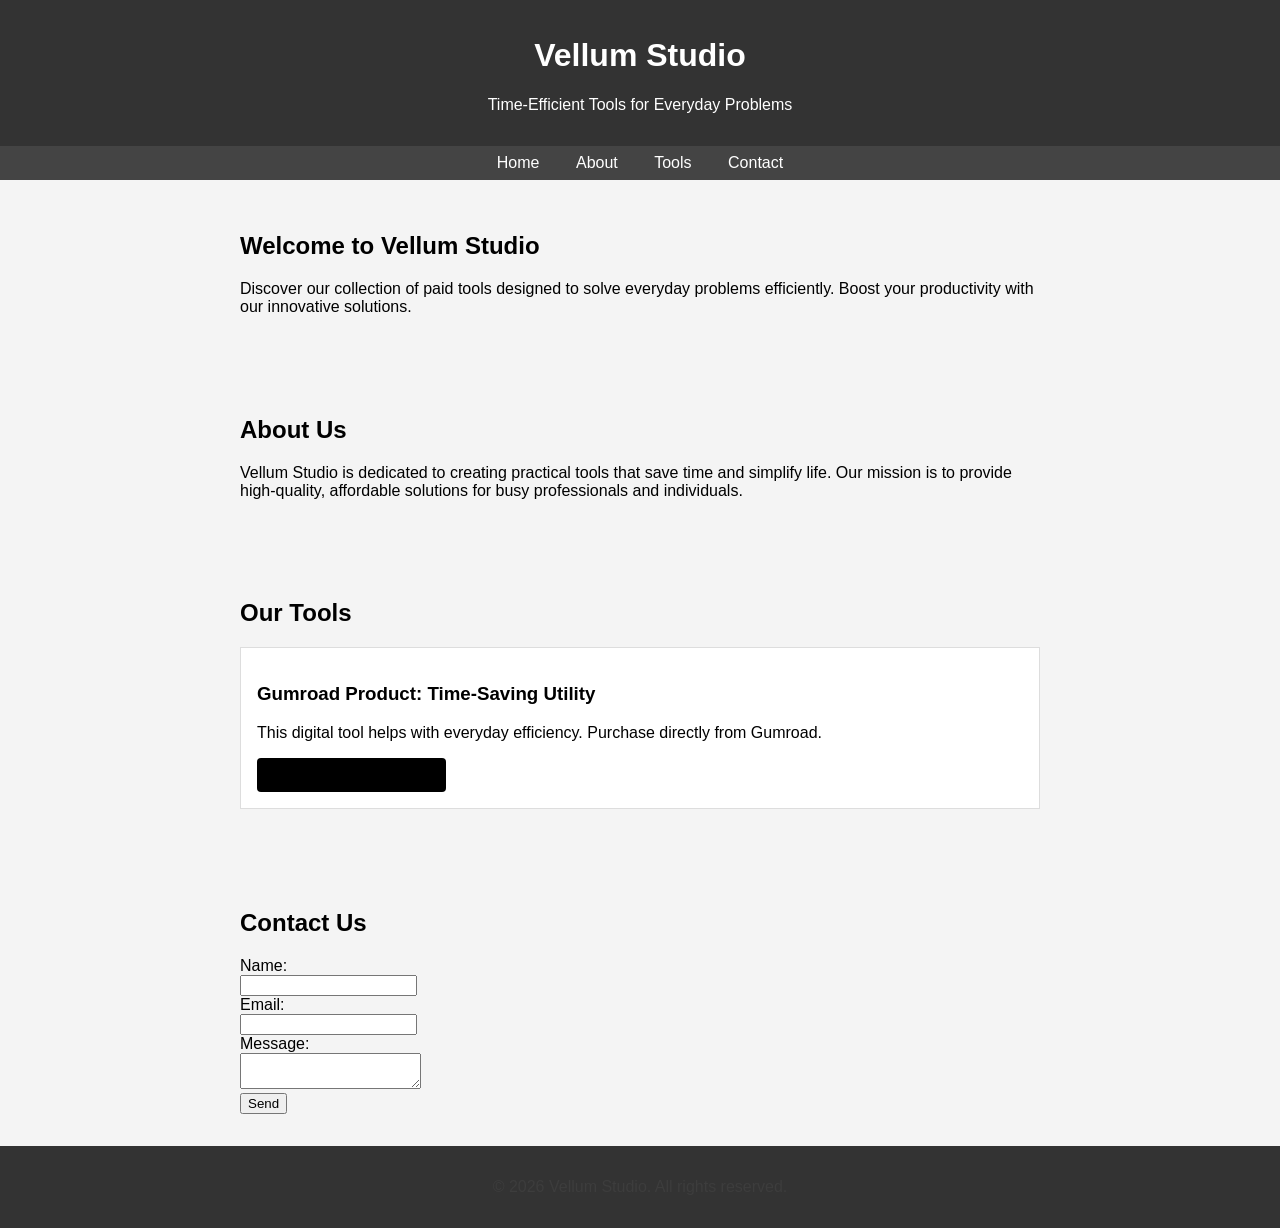
<file: vellum.html>
<!DOCTYPE html>
<html lang="en">
<head>
    <meta charset="UTF-8">
    <meta name="viewport" content="width=device-width, initial-scale=1.0">
    <title>Vellum Studio - Business Tools</title>
    <style>
        /* Basic CSS for styling */
        body { font-family: Arial, sans-serif; margin: 0; padding: 0; background-color: #f4f4f4; }
        header { background-color: #333; color: white; text-align: center; padding: 1rem; }
        nav { background-color: #444; padding: 0.5rem; text-align: center; }
        nav a { color: white; margin: 0 1rem; text-decoration: none; }
        section { padding: 2rem; max-width: 800px; margin: auto; }
        .tool { border: 1px solid #ddd; padding: 1rem; margin: 1rem 0; background-color: white; }
        .buy-button { display: inline-block; background-color: #000000; color: rgb(0, 0, 0); padding: 0.5rem 1rem; text-decoration: none; border-radius: 4px; }
        footer { background-color: #333; color: rgb(61, 61, 61); text-align: center; padding: 1rem; }
    </style>
</head>
<body>
    <header>
        <h1>Vellum Studio</h1>
        <p>Time-Efficient Tools for Everyday Problems</p>
    </header>
    <nav>
        <a href="#home">Home</a>
        <a href="#about">About</a>
        <a href="#tools">Tools</a>
        <a href="#contact">Contact</a>
    </nav>
    <section id="home">
        <h2>Welcome to Vellum Studio</h2>
        <p>Discover our collection of paid tools designed to solve everyday problems efficiently. Boost your productivity with our innovative solutions.</p>
    </section>
    <section id="about">
        <h2>About Us</h2>
        <p>Vellum Studio is dedicated to creating practical tools that save time and simplify life. Our mission is to provide high-quality, affordable solutions for busy professionals and individuals.</p>
    </section>
    <section id="tools">
        <h2>Our Tools</h2>
        </div>
        <div class="tool">
            <h3>Gumroad Product: Time-Saving Utility</h3>
            <p>This digital tool helps with everyday efficiency. Purchase directly from Gumroad.</p>
            <!-- Simple link to Gumroad product -->
            <a href="https://vellumtech.gumroad.com/?_gl=1*1jh9kf4*_ga*MjI2NDg0NzUwLjE3NzU2NzE1MDE.*_ga_6LJN6D94N6*czE3NzU2NzYzMDUkbzIkZzEkdDE3NzU2NzY3MzckajYwJGwwJGgw" target="_blank" class="buy-button">Buy Now on Gumroad</a>
        </div>
        <!-- Add more tools here -->
    </section>
    <section id="contact">
        <h2>Contact Us</h2>
        <form action="#" method="post">
            <label for="name">Name:</label><br>
            <input type="text" id="name" name="name"><br>
            <label for="email">Email:</label><br>
            <input type="email" id="email" name="email"><br>
            <label for="message">Message:</label><br>
            <textarea id="message" name="message"></textarea><br>
            <input type="submit" value="Send">
        </form>
    </section>
    <footer>
        <p>&copy; 2026 Vellum Studio. All rights reserved.</p>
    </footer>
</body>
</html>
</file>
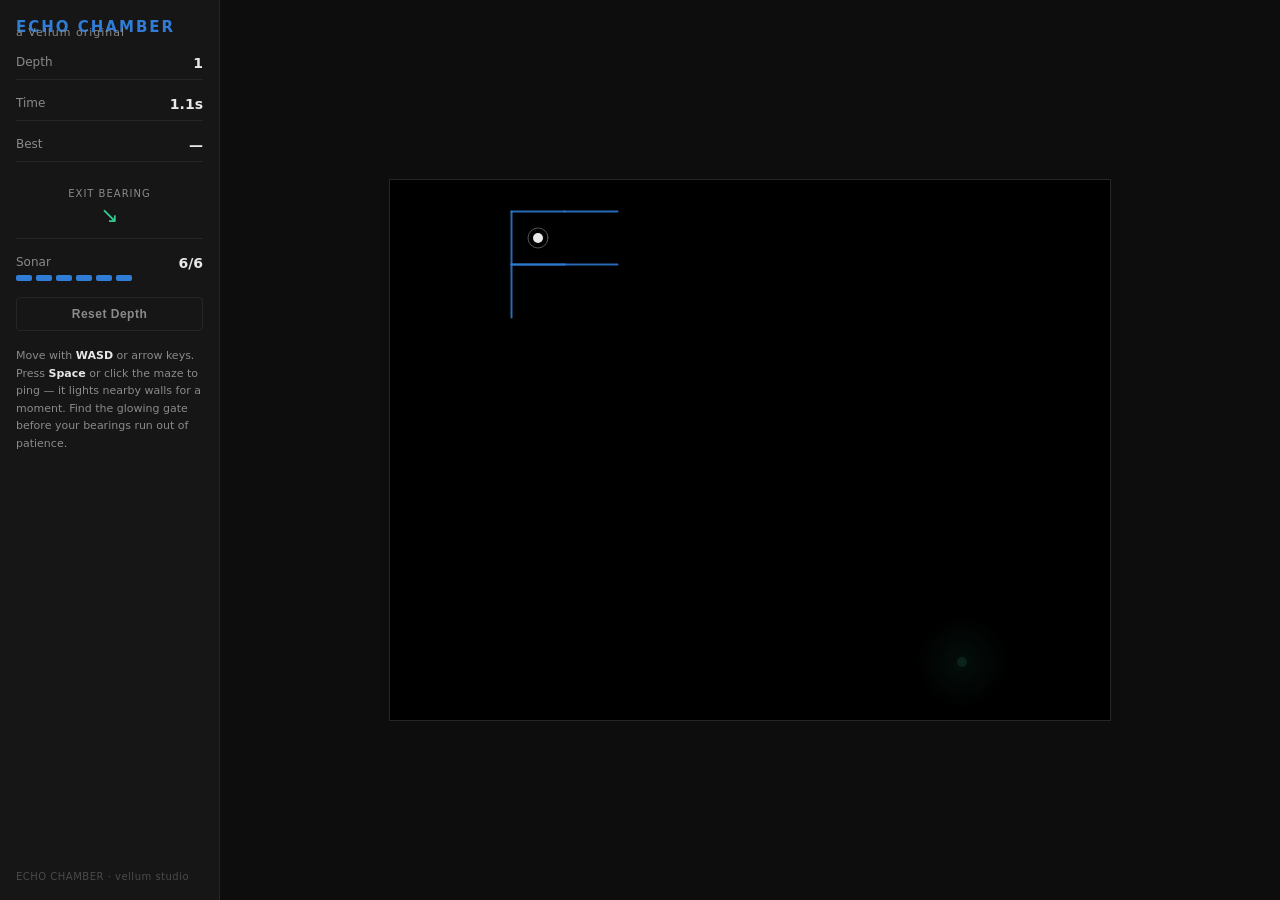
<file: games/echo_chamber.html>
<!DOCTYPE html>
<html lang="en">
<head>
<meta charset="UTF-8">
<title>Echo Chamber — Vellum Studio</title>
<style>
  :root {
    --bg: #0d0d0d;
    --panel: #161616;
    --panel-line: #262626;
    --accent: #2f7dd6;
    --accent-dim: #1c4c85;
    --goal: #35c98d;
    --text: #e8e8e8;
    --text-dim: #8a8a8a;
  }
  * { box-sizing: border-box; }
  html, body {
    margin: 0; padding: 0; height: 100%;
    background: var(--bg);
    color: var(--text);
    font-family: 'Segoe UI', system-ui, -apple-system, sans-serif;
    overflow: hidden;
  }
  #wrap { display: flex; height: 100vh; width: 100vw; }
  #hud {
    width: 220px;
    flex-shrink: 0;
    background: var(--panel);
    border-right: 1px solid var(--panel-line);
    padding: 18px 16px;
    display: flex;
    flex-direction: column;
    gap: 16px;
  }
  #hud h1 { font-size: 15px; letter-spacing: 2px; margin: 0; color: var(--accent); font-weight: 700; }
  #hud .sub { font-size: 11px; color: var(--text-dim); margin-top: -10px; letter-spacing: 1px; }
  .stat { display: flex; justify-content: space-between; font-size: 12px; color: var(--text-dim); border-bottom: 1px solid var(--panel-line); padding-bottom: 8px; }
  .stat b { color: var(--text); font-size: 14px; }
  button {
    background: var(--accent-dim); color: var(--text); border: 1px solid var(--accent);
    padding: 9px 10px; border-radius: 4px; cursor: pointer; font-size: 12px;
    letter-spacing: 0.5px; font-weight: 600; transition: background 0.15s, transform 0.1s;
  }
  button:hover { background: var(--accent); }
  button:active { transform: scale(0.97); }
  button.secondary { background: transparent; border-color: var(--panel-line); color: var(--text-dim); }
  button.secondary:hover { border-color: var(--text-dim); background: #1d1d1d; }
  #compassWrap { display: flex; flex-direction: column; align-items: center; gap: 4px; padding: 10px 0; border-bottom: 1px solid var(--panel-line); }
  #compassWrap .label { font-size: 10px; color: var(--text-dim); letter-spacing: 1px; }
  #compassArrow { font-size: 22px; color: var(--goal); transition: transform 0.15s linear; }
  #chargesBar { display: flex; gap: 4px; }
  .charge { width: 16px; height: 6px; background: var(--panel-line); border-radius: 2px; }
  .charge.filled { background: var(--accent); }
  #instructions { font-size: 11px; line-height: 1.6; color: var(--text-dim); }
  #instructions b { color: var(--text); }
  #stage { flex: 1; position: relative; display: flex; align-items: center; justify-content: center; }
  canvas { background: #000; border: 1px solid var(--panel-line); }
  #banner {
    position: absolute; top: 50%; left: 50%; transform: translate(-50%, -50%);
    background: rgba(13,13,13,0.94); border: 1px solid var(--panel-line); border-radius: 8px;
    padding: 28px 36px; text-align: center; display: none; flex-direction: column; gap: 12px;
    align-items: center; min-width: 260px;
  }
  #banner h2 { margin: 0; font-size: 20px; letter-spacing: 1px; color: var(--goal); }
  #banner p { margin: 0; color: var(--text-dim); font-size: 13px; }
  #footer-note { font-size: 10px; color: #4a4a4a; margin-top: auto; letter-spacing: 0.5px; }
</style>
</head>
<body>
<div id="wrap">
  <div id="hud">
    <div>
      <h1>ECHO CHAMBER</h1>
      <div class="sub">a Vellum original</div>
    </div>

    <div class="stat">Depth <b id="levelNum">1</b></div>
    <div class="stat">Time <b id="timeVal">0.0s</b></div>
    <div class="stat">Best <b id="bestVal">—</b></div>

    <div id="compassWrap">
      <div class="label">EXIT BEARING</div>
      <div id="compassArrow">&#8593;</div>
    </div>

    <div>
      <div class="stat" style="border-bottom:none; padding-bottom:4px;">Sonar <b id="chargeCount">5/5</b></div>
      <div id="chargesBar"></div>
    </div>

    <button id="resetBtn" class="secondary">Reset Depth</button>

    <div id="instructions">
      Move with <b>WASD</b> or arrow keys. Press <b>Space</b> or click the maze to ping — it lights nearby walls for a moment. Find the glowing gate before your bearings run out of patience.
    </div>

    <div id="footer-note">ECHO CHAMBER · vellum studio</div>
  </div>

  <div id="stage">
    <canvas id="game" width="720" height="540"></canvas>
    <div id="banner">
      <h2 id="bannerTitle">Gate Found</h2>
      <p id="bannerText"></p>
      <button id="bannerNext">Descend →</button>
    </div>
  </div>
</div>

<script>
(function(){
  const canvas = document.getElementById('game');
  const ctx = canvas.getContext('2d');
  const W = canvas.width, H = canvas.height;

  const levelConfigs = [
    { n: 9,  seed: 1337,  charges: 6, radius: 3.4, regen: 3200 },
    { n: 12, seed: 4242,  charges: 6, radius: 3.2, regen: 3200 },
    { n: 15, seed: 909,   charges: 7, radius: 3.0, regen: 3000 },
    { n: 18, seed: 55555, charges: 7, radius: 2.8, regen: 2800 },
    { n: 22, seed: 8842,  charges: 8, radius: 2.7, regen: 2600 }
  ];

  let levelIdx = 0;
  let maze, n, cellSize, offX, offY;
  let player = { cx: 0, cy: 0, px: 0, py: 0, moving: false, fromX:0, fromY:0, toX:0, toY:0, t:0 };
  let goalCell;
  let revealed = new Map(); // "x,y,dir" -> timestamp
  let charges, maxCharges, radius, regenMs;
  let lastRegen = 0;
  let startTime = 0;
  let elapsed = 0;
  let finished = false;
  let bestTimes = {};
  let keysDown = {};
  const FADE_MS = 3600;
  const AMBIENT_R = 1.35;
  let ripples = []; // {x,y,t}

  function mulberry32(seed){
    return function(){
      seed |= 0; seed = (seed + 0x6D2B79F5) | 0;
      let t = Math.imul(seed ^ seed >>> 15, 1 | seed);
      t = t + Math.imul(t ^ t >>> 7, 61 | t) ^ t;
      return ((t ^ t >>> 14) >>> 0) / 4294967296;
    };
  }

  function buildMaze(size, seed){
    const rand = mulberry32(seed);
    const cells = [];
    for (let x=0;x<size;x++){
      cells.push([]);
      for (let y=0;y<size;y++){
        cells[x].push({ N:true, E:true, S:true, W:true, visited:false });
      }
    }
    const dirs = [
      {k:'N', dx:0, dy:-1, o:'S'},
      {k:'E', dx:1, dy:0,  o:'W'},
      {k:'S', dx:0, dy:1,  o:'N'},
      {k:'W', dx:-1,dy:0,  o:'E'}
    ];
    const stack = [[0,0]];
    cells[0][0].visited = true;
    while (stack.length){
      const [x,y] = stack[stack.length-1];
      const opts = [];
      for (const d of dirs){
        const nx = x+d.dx, ny = y+d.dy;
        if (nx>=0 && ny>=0 && nx<size && ny<size && !cells[nx][ny].visited){
          opts.push({d, nx, ny});
        }
      }
      if (opts.length){
        const pick = opts[Math.floor(rand()*opts.length)];
        cells[x][y][pick.d.k] = false;
        cells[pick.nx][pick.ny][pick.d.o] = false;
        cells[pick.nx][pick.ny].visited = true;
        stack.push([pick.nx, pick.ny]);
      } else {
        stack.pop();
      }
    }
    return cells;
  }

  function loadLevel(idx){
    const cfg = levelConfigs[idx];
    n = cfg.n;
    maze = buildMaze(n, cfg.seed);
    cellSize = Math.floor(Math.min(660/n, 480/n));
    offX = (W - cellSize*n)/2;
    offY = (H - cellSize*n)/2;
    goalCell = { x: n-1, y: n-1 };
    player = { cx:0, cy:0, px:0, py:0, moving:false, fromX:0, fromY:0, toX:0, toY:0, t:0 };
    revealed = new Map();
    ripples = [];
    charges = cfg.charges;
    maxCharges = cfg.charges;
    radius = cfg.radius;
    regenMs = cfg.regen;
    lastRegen = performance.now();
    startTime = performance.now();
    elapsed = 0;
    finished = false;
    document.getElementById('banner').style.display = 'none';
    updateHud();
    renderCharges();
  }

  function cellCenterPx(cx, cy){
    return { x: offX + (cx+0.5)*cellSize, y: offY + (cy+0.5)*cellSize };
  }

  function ping(){
    if (finished || charges <= 0) return;
    charges--;
    const now = performance.now();
    const cpx = cellCenterPx(player.cx, player.cy);
    ripples.push({ x: cpx.x, y: cpx.y, t: now });
    for (let x=0;x<n;x++){
      for (let y=0;y<n;y++){
        const dist = Math.hypot(x-player.cx, y-player.cy);
        if (dist <= radius){
          const c = maze[x][y];
          if (c.N) revealed.set(`${x},${y},N`, now);
          if (c.S) revealed.set(`${x},${y},S`, now);
          if (c.E) revealed.set(`${x},${y},E`, now);
          if (c.W) revealed.set(`${x},${y},W`, now);
        }
      }
    }
    renderCharges();
  }

  function renderCharges(){
    const bar = document.getElementById('chargesBar');
    bar.innerHTML = '';
    for (let i=0;i<maxCharges;i++){
      const d = document.createElement('div');
      d.className = 'charge' + (i < charges ? ' filled' : '');
      bar.appendChild(d);
    }
    document.getElementById('chargeCount').textContent = `${charges}/${maxCharges}`;
  }

  function updateHud(){
    document.getElementById('levelNum').textContent = levelIdx+1;
    document.getElementById('bestVal').textContent = bestTimes[levelIdx] !== undefined ? bestTimes[levelIdx].toFixed(1)+'s' : '—';
  }

  function tryMove(dx, dy){
    if (player.moving || finished) return;
    const c = maze[player.cx][player.cy];
    let dirKey = null;
    if (dx===1) dirKey='E'; else if (dx===-1) dirKey='W'; else if (dy===1) dirKey='S'; else if (dy===-1) dirKey='N';
    if (!dirKey) return;
    if (c[dirKey]) return; // wall blocks
    const nx = player.cx+dx, ny = player.cy+dy;
    if (nx<0||ny<0||nx>=n||ny>=n) return;
    const from = cellCenterPx(player.cx, player.cy);
    const to = cellCenterPx(nx, ny);
    player.moving = true;
    player.fromX = from.x; player.fromY = from.y;
    player.toX = to.x; player.toY = to.y;
    player.t = 0;
    player.cx = nx; player.cy = ny;
  }

  window.addEventListener('keydown', (e) => {
    const k = e.key.toLowerCase();
    if (['arrowup','w'].includes(k)) tryMove(0,-1);
    else if (['arrowdown','s'].includes(k)) tryMove(0,1);
    else if (['arrowleft','a'].includes(k)) tryMove(-1,0);
    else if (['arrowright','d'].includes(k)) tryMove(1,0);
    else if (k===' '){ e.preventDefault(); ping(); }
  });
  canvas.addEventListener('click', ping);

  document.getElementById('resetBtn').addEventListener('click', () => loadLevel(levelIdx));
  document.getElementById('bannerNext').addEventListener('click', () => {
    levelIdx = (levelIdx+1) % levelConfigs.length;
    loadLevel(levelIdx);
  });

  function drawWallSeg(x, y, dir){
    const x0 = offX + x*cellSize, y0 = offY + y*cellSize;
    ctx.beginPath();
    if (dir==='N'){ ctx.moveTo(x0,y0); ctx.lineTo(x0+cellSize,y0); }
    else if (dir==='S'){ ctx.moveTo(x0,y0+cellSize); ctx.lineTo(x0+cellSize,y0+cellSize); }
    else if (dir==='W'){ ctx.moveTo(x0,y0); ctx.lineTo(x0,y0+cellSize); }
    else if (dir==='E'){ ctx.moveTo(x0+cellSize,y0); ctx.lineTo(x0+cellSize,y0+cellSize); }
    ctx.stroke();
  }

  function draw(now){
    ctx.clearRect(0,0,W,H);

    // ambient reveal around player (always-on faint radius) + timed reveals
    ctx.lineWidth = 2;
    ctx.lineCap = 'round';

    // draw goal glow (only if within a generous sensing range, else very faint hint)
    const gpx = cellCenterPx(goalCell.x, goalCell.y);
    const distToGoal = Math.hypot(player.cx-goalCell.x, player.cy-goalCell.y);
    const goalVisible = distToGoal <= radius + 1;
    const pulse = 3*Math.sin(now/300);
    ctx.save();
    const galpha = goalVisible ? 0.85 : 0.12;
    const grad = ctx.createRadialGradient(gpx.x,gpx.y,0,gpx.x,gpx.y,cellSize*0.9+pulse);
    grad.addColorStop(0, `rgba(53,201,141,${galpha*0.6})`);
    grad.addColorStop(1, 'rgba(53,201,141,0)');
    ctx.fillStyle = grad;
    ctx.beginPath(); ctx.arc(gpx.x,gpx.y,cellSize*0.9+pulse,0,Math.PI*2); ctx.fill();
    ctx.fillStyle = `rgba(53,201,141,${galpha})`;
    ctx.beginPath(); ctx.arc(gpx.x,gpx.y,5,0,Math.PI*2); ctx.fill();
    ctx.restore();

    // walls: ambient radius
    for (let x=0;x<n;x++){
      for (let y=0;y<n;y++){
        const dist = Math.hypot(x-player.cx, y-player.cy);
        const c = maze[x][y];
        const ambient = dist <= AMBIENT_R;
        for (const dir of ['N','S','E','W']){
          if (!c[dir]) continue;
          const key = `${x},${y},${dir}`;
          const ts = revealed.get(key);
          let alpha = 0;
          if (ambient) alpha = Math.max(alpha, 0.85);
          if (ts !== undefined){
            const age = now - ts;
            if (age < FADE_MS) alpha = Math.max(alpha, (1 - age/FADE_MS) * 0.85);
          }
          if (alpha > 0.01){
            ctx.strokeStyle = `rgba(47,125,214,${alpha})`;
            drawWallSeg(x,y,dir);
          }
        }
      }
    }

    // ripples
    for (let i=ripples.length-1;i>=0;i--){
      const r = ripples[i];
      const age = now - r.t;
      const dur = 900;
      if (age > dur){ ripples.splice(i,1); continue; }
      const prog = age/dur;
      ctx.strokeStyle = `rgba(47,125,214,${(1-prog)*0.5})`;
      ctx.lineWidth = 1.5;
      ctx.beginPath();
      ctx.arc(r.x, r.y, prog*radius*cellSize, 0, Math.PI*2);
      ctx.stroke();
    }

    // player movement interpolation
    if (player.moving){
      player.t += 1/9;
      if (player.t >= 1){
        player.t = 1;
        player.moving = false;
      }
      const ease = 1 - Math.pow(1-player.t, 2);
      player.px = player.fromX + (player.toX-player.fromX)*ease;
      player.py = player.fromY + (player.toY-player.fromY)*ease;
    } else {
      const c = cellCenterPx(player.cx, player.cy);
      player.px = c.x; player.py = c.y;
    }

    ctx.fillStyle = '#e8e8e8';
    ctx.beginPath(); ctx.arc(player.px, player.py, 5, 0, Math.PI*2); ctx.fill();
    ctx.strokeStyle = 'rgba(232,232,232,0.35)';
    ctx.lineWidth = 1;
    ctx.beginPath(); ctx.arc(player.px, player.py, 10, 0, Math.PI*2); ctx.stroke();

    // check win
    if (!finished && player.cx === goalCell.x && player.cy === goalCell.y && !player.moving){
      finished = true;
      elapsed = (now - startTime)/1000;
      if (bestTimes[levelIdx] === undefined || elapsed < bestTimes[levelIdx]) bestTimes[levelIdx] = elapsed;
      document.getElementById('bannerTitle').textContent = 'Gate Found';
      document.getElementById('bannerText').textContent = `Reached in ${elapsed.toFixed(1)}s using ${maxCharges-charges} pings.`;
      document.getElementById('banner').style.display = 'flex';
      updateHud();
    }

    // regen charges
    if (charges < maxCharges && now - lastRegen > regenMs){
      charges++;
      lastRegen = now;
      renderCharges();
    }

    // timer + compass
    if (!finished){
      elapsed = (now - startTime)/1000;
    }
    document.getElementById('timeVal').textContent = elapsed.toFixed(1)+'s';
    const angle = Math.atan2(goalCell.y-player.cy, goalCell.x-player.cx) * 180/Math.PI + 90;
    document.getElementById('compassArrow').style.transform = `rotate(${angle}deg)`;

    requestAnimationFrame(draw);
  }

  loadLevel(0);
  requestAnimationFrame(draw);
})();
</script>
</body>
</html>
</file>
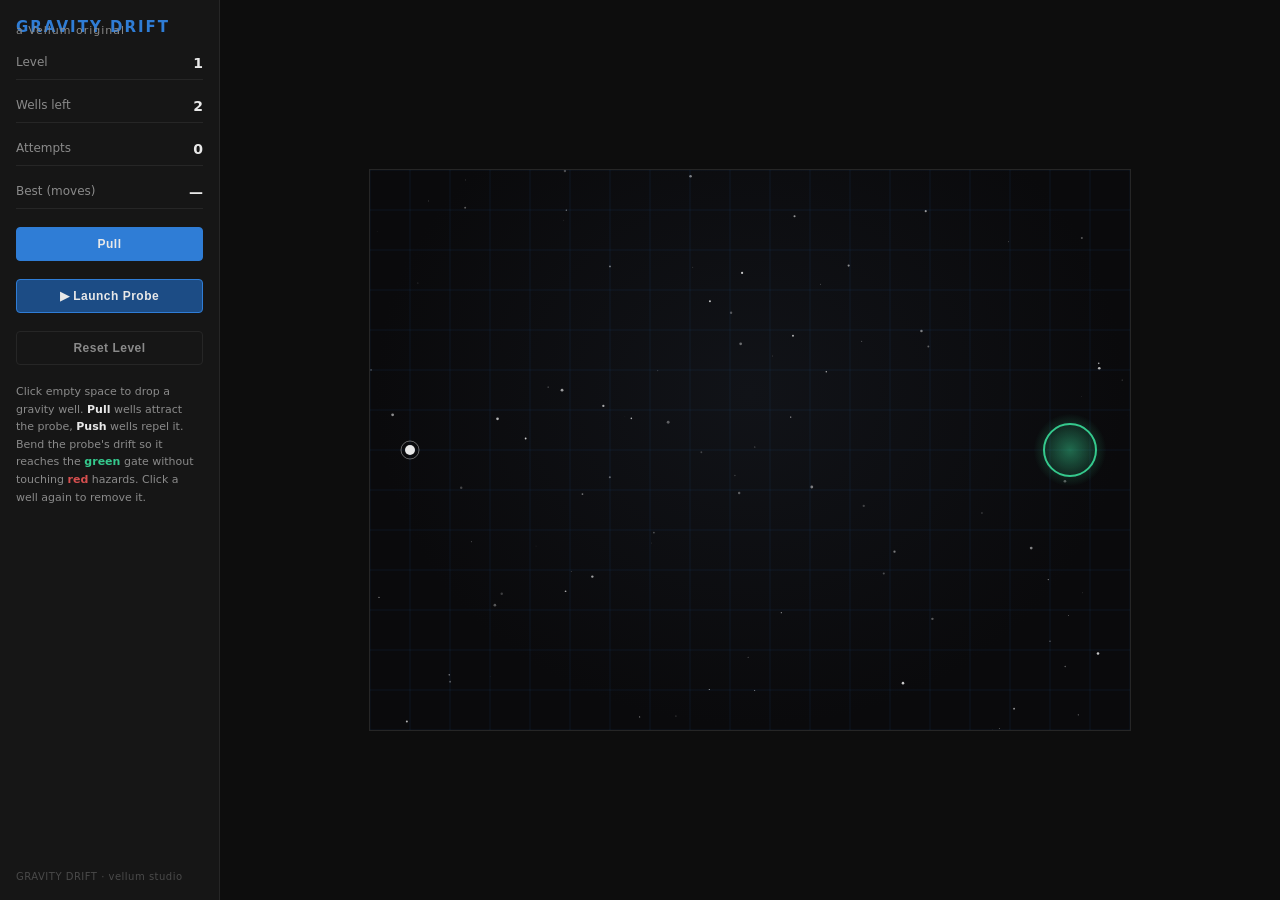
<file: games/gravity_drift.html>
<!DOCTYPE html>
<html lang="en">
<head>
<meta charset="UTF-8">
<title>Gravity Drift — Vellum Studio</title>
<style>
  :root {
    --bg: #0d0d0d;
    --panel: #161616;
    --panel-line: #262626;
    --accent: #2f7dd6;
    --accent-dim: #1c4c85;
    --goal: #35c98d;
    --hazard: #d64f4f;
    --text: #e8e8e8;
    --text-dim: #8a8a8a;
  }
  * { box-sizing: border-box; }
  html, body {
    margin: 0; padding: 0; height: 100%;
    background: var(--bg);
    color: var(--text);
    font-family: 'Segoe UI', system-ui, -apple-system, sans-serif;
    overflow: hidden;
  }
  #wrap {
    display: flex;
    height: 100vh;
    width: 100vw;
  }
  #hud {
    width: 220px;
    flex-shrink: 0;
    background: var(--panel);
    border-right: 1px solid var(--panel-line);
    padding: 18px 16px;
    display: flex;
    flex-direction: column;
    gap: 18px;
  }
  #hud h1 {
    font-size: 15px;
    letter-spacing: 2px;
    margin: 0;
    color: var(--accent);
    font-weight: 700;
  }
  #hud .sub {
    font-size: 11px;
    color: var(--text-dim);
    margin-top: -12px;
    letter-spacing: 1px;
  }
  .stat {
    display: flex;
    justify-content: space-between;
    font-size: 12px;
    color: var(--text-dim);
    border-bottom: 1px solid var(--panel-line);
    padding-bottom: 8px;
  }
  .stat b {
    color: var(--text);
    font-size: 14px;
  }
  button {
    background: var(--accent-dim);
    color: var(--text);
    border: 1px solid var(--accent);
    padding: 9px 10px;
    border-radius: 4px;
    cursor: pointer;
    font-size: 12px;
    letter-spacing: 0.5px;
    font-weight: 600;
    transition: background 0.15s, transform 0.1s;
  }
  button:hover { background: var(--accent); }
  button:active { transform: scale(0.97); }
  button:disabled { opacity: 0.35; cursor: not-allowed; }
  button.secondary {
    background: transparent;
    border-color: var(--panel-line);
    color: var(--text-dim);
  }
  button.secondary:hover { border-color: var(--text-dim); background: #1d1d1d; }
  #modeToggle {
    display: flex;
    gap: 6px;
  }
  #modeToggle button { flex: 1; }
  #modeToggle button.active {
    background: var(--accent);
  }
  #instructions {
    font-size: 11px;
    line-height: 1.6;
    color: var(--text-dim);
  }
  #instructions b { color: var(--text); }
  #stage {
    flex: 1;
    position: relative;
    display: flex;
    align-items: center;
    justify-content: center;
  }
  canvas {
    background: radial-gradient(ellipse at 50% 40%, #111318 0%, #0a0a0c 70%);
    border: 1px solid var(--panel-line);
    cursor: crosshair;
  }
  #banner {
    position: absolute;
    top: 50%; left: 50%;
    transform: translate(-50%, -50%);
    background: rgba(13,13,13,0.94);
    border: 1px solid var(--panel-line);
    border-radius: 8px;
    padding: 28px 36px;
    text-align: center;
    display: none;
    flex-direction: column;
    gap: 12px;
    align-items: center;
    min-width: 260px;
  }
  #banner h2 { margin: 0; font-size: 20px; letter-spacing: 1px; }
  #banner p { margin: 0; color: var(--text-dim); font-size: 13px; }
  #banner .row { display: flex; gap: 8px; margin-top: 6px; }
  #footer-note {
    font-size: 10px;
    color: #4a4a4a;
    margin-top: auto;
    letter-spacing: 0.5px;
  }
</style>
</head>
<body>
<div id="wrap">
  <div id="hud">
    <div>
      <h1>GRAVITY DRIFT</h1>
      <div class="sub">a Vellum original</div>
    </div>

    <div class="stat">Level <b id="levelNum">1</b></div>
    <div class="stat">Wells left <b id="wellsLeft">3</b></div>
    <div class="stat">Attempts <b id="attempts">0</b></div>
    <div class="stat">Best (moves) <b id="bestScore">—</b></div>

    <div id="modeToggle">
      <button id="modeAttract" class="active">Pull</button>
      <button id="modeRepel">Push</button>
    </div>

    <button id="launchBtn">▶ Launch Probe</button>
    <button id="resetBtn" class="secondary">Reset Level</button>

    <div id="instructions">
      Click empty space to drop a gravity well. <b>Pull</b> wells attract the probe, <b>Push</b> wells repel it. Bend the probe's drift so it reaches the <b style="color:#35c98d">green</b> gate without touching <b style="color:#d64f4f">red</b> hazards. Click a well again to remove it.
    </div>

    <div id="footer-note">GRAVITY DRIFT · vellum studio</div>
  </div>

  <div id="stage">
    <canvas id="game" width="760" height="560"></canvas>
    <div id="banner">
      <h2 id="bannerTitle">Level Clear</h2>
      <p id="bannerText">Nice trajectory.</p>
      <div class="row">
        <button id="bannerRetry" class="secondary">Retry</button>
        <button id="bannerNext">Next Level →</button>
      </div>
    </div>
  </div>
</div>

<script>
(function(){
  const canvas = document.getElementById('game');
  const ctx = canvas.getContext('2d');
  const W = canvas.width, H = canvas.height;

  // ---------- Level definitions ----------
  // start: launch point/velocity, goal: {x,y,r}, hazards: [{x,y,r}], wellBudget: max wells allowed
  const levels = [
    {
      start: {x: 40, y: 280, vx: 3.6, vy: 0},
      goal: {x: 700, y: 280, r: 26},
      hazards: [],
      wellBudget: 2,
      allowRepel: false
    },
    {
      start: {x: 40, y: 100, vx: 4, vy: 0.4},
      goal: {x: 700, y: 460, r: 26},
      hazards: [ {x: 380, y: 280, r: 46} ],
      wellBudget: 2,
      allowRepel: false
    },
    {
      start: {x: 40, y: 480, vx: 4.2, vy: -0.6},
      goal: {x: 720, y: 60, r: 24},
      hazards: [ {x: 260, y: 200, r: 40}, {x: 500, y: 400, r: 40} ],
      wellBudget: 3,
      allowRepel: true
    },
    {
      start: {x: 30, y: 280, vx: 4.6, vy: 0},
      goal: {x: 700, y: 280, r: 22},
      hazards: [ {x: 300, y: 280, r: 70} ],
      wellBudget: 2,
      allowRepel: true
    },
    {
      start: {x: 40, y: 40, vx: 3.4, vy: 1.2},
      goal: {x: 60, y: 520, r: 22},
      hazards: [ {x: 380, y: 280, r: 60}, {x: 620, y: 150, r: 34}, {x: 620, y: 420, r: 34} ],
      wellBudget: 3,
      allowRepel: true
    },
    {
      start: {x: 700, y: 60, vx: -3.8, vy: 0.3},
      goal: {x: 40, y: 500, r: 22},
      hazards: [ {x: 500, y: 200, r: 40}, {x: 260, y: 400, r: 46}, {x: 620, y: 480, r: 30} ],
      wellBudget: 3,
      allowRepel: true
    },
    {
      start: {x: 40, y: 280, vx: 3.8, vy: 0},
      goal: {x: 380, y: 280, r: 20},
      hazards: [ {x: 200, y: 280, r: 34}, {x: 380, y: 140, r: 30}, {x: 380, y: 420, r: 30}, {x: 560, y: 280, r: 34} ],
      wellBudget: 4,
      allowRepel: true
    }
  ];

  let levelIdx = 0;
  let wells = []; // {x,y,type:'attract'|'repel'}
  let placingMode = 'attract';
  let attempts = 0;
  let bestScores = {}; // levelIdx -> moves-equivalent (we use time steps)
  let running = false;
  let probe = null;
  let trail = [];
  let simSteps = 0;
  let starfield = [];
  let outcome = null; // 'win' | 'lose' | null

  for (let i=0;i<90;i++){
    starfield.push({x: Math.random()*W, y: Math.random()*H, r: Math.random()*1.3+0.2, a: Math.random()*0.6+0.2});
  }

  const levelNumEl = document.getElementById('levelNum');
  const wellsLeftEl = document.getElementById('wellsLeft');
  const attemptsEl = document.getElementById('attempts');
  const bestScoreEl = document.getElementById('bestScore');
  const launchBtn = document.getElementById('launchBtn');
  const resetBtn = document.getElementById('resetBtn');
  const modeAttract = document.getElementById('modeAttract');
  const modeRepel = document.getElementById('modeRepel');
  const banner = document.getElementById('banner');
  const bannerTitle = document.getElementById('bannerTitle');
  const bannerText = document.getElementById('bannerText');
  const bannerRetry = document.getElementById('bannerRetry');
  const bannerNext = document.getElementById('bannerNext');

  function currentLevel(){ return levels[levelIdx]; }

  function resetLevel(newAttempt){
    const lvl = currentLevel();
    wells = [];
    running = false;
    outcome = null;
    trail = [];
    simSteps = 0;
    probe = { x: lvl.start.x, y: lvl.start.y, vx: lvl.start.vx, vy: lvl.start.vy };
    banner.style.display = 'none';
    if (newAttempt) attempts++;
    updateHud();
  }

  function updateHud(){
    const lvl = currentLevel();
    levelNumEl.textContent = (levelIdx+1);
    wellsLeftEl.textContent = Math.max(0, lvl.wellBudget - wells.length);
    attemptsEl.textContent = attempts;
    bestScoreEl.textContent = bestScores[levelIdx] !== undefined ? bestScores[levelIdx] : '—';
    modeRepel.style.display = lvl.allowRepel ? 'inline-block' : 'none';
    launchBtn.disabled = running;
  }

  modeAttract.addEventListener('click', () => {
    placingMode = 'attract';
    modeAttract.classList.add('active');
    modeRepel.classList.remove('active');
  });
  modeRepel.addEventListener('click', () => {
    if (!currentLevel().allowRepel) return;
    placingMode = 'repel';
    modeRepel.classList.add('active');
    modeAttract.classList.remove('active');
  });

  canvas.addEventListener('click', (e) => {
    if (running) return;
    const rect = canvas.getBoundingClientRect();
    const x = (e.clientX - rect.left) * (W/rect.width);
    const y = (e.clientY - rect.top) * (H/rect.height);

    // check remove existing well
    for (let i=0;i<wells.length;i++){
      const w = wells[i];
      if (Math.hypot(w.x-x, w.y-y) < 16){
        wells.splice(i,1);
        updateHud();
        draw();
        return;
      }
    }

    const lvl = currentLevel();
    if (wells.length >= lvl.wellBudget) return;
    // don't allow placing on goal or too close to start
    if (Math.hypot(x-lvl.goal.x, y-lvl.goal.y) < lvl.goal.r + 20) return;
    if (Math.hypot(x-lvl.start.x, y-lvl.start.y) < 30) return;

    wells.push({x, y, type: placingMode});
    updateHud();
    draw();
  });

  launchBtn.addEventListener('click', () => {
    if (running) return;
    running = true;
    outcome = null;
    trail = [{x: probe.x, y: probe.y}];
    simSteps = 0;
    updateHud();
    requestAnimationFrame(step);
  });

  resetBtn.addEventListener('click', () => resetLevel(false));
  bannerRetry.addEventListener('click', () => resetLevel(true));
  bannerNext.addEventListener('click', () => {
    if (levelIdx < levels.length - 1){
      levelIdx++;
      resetLevel(false);
      attempts = 0;
    } else {
      levelIdx = 0;
      resetLevel(false);
      attempts = 0;
    }
  });

  const WELL_STRENGTH = 2600;
  const MIN_DIST = 18;

  function physicsStep(){
    let fx = 0, fy = 0;
    for (const w of wells){
      const dx = w.x - probe.x, dy = w.y - probe.y;
      let d2 = dx*dx + dy*dy;
      const d = Math.sqrt(d2);
      if (d < MIN_DIST) d2 = MIN_DIST*MIN_DIST;
      const sign = w.type === 'attract' ? 1 : -1;
      const force = sign * WELL_STRENGTH / d2;
      fx += force * (dx/(d||1));
      fy += force * (dy/(d||1));
    }
    probe.vx += fx * 0.016;
    probe.vy += fy * 0.016;
    probe.x += probe.vx;
    probe.y += probe.vy;

    // bounce off walls
    if (probe.x < 6){ probe.x = 6; probe.vx *= -0.7; }
    if (probe.x > W-6){ probe.x = W-6; probe.vx *= -0.7; }
    if (probe.y < 6){ probe.y = 6; probe.vy *= -0.7; }
    if (probe.y > H-6){ probe.y = H-6; probe.vy *= -0.7; }
  }

  function step(){
    if (!running) return;
    physicsStep();
    simSteps++;
    trail.push({x: probe.x, y: probe.y});
    if (trail.length > 900) trail.shift();

    const lvl = currentLevel();

    // hazard collision
    for (const h of lvl.hazards){
      if (Math.hypot(probe.x-h.x, probe.y-h.y) < h.r){
        outcome = 'lose';
        running = false;
        showBanner(false);
        draw();
        return;
      }
    }
    // goal collision
    if (Math.hypot(probe.x-lvl.goal.x, probe.y-lvl.goal.y) < lvl.goal.r){
      outcome = 'win';
      running = false;
      if (bestScores[levelIdx] === undefined || simSteps < bestScores[levelIdx]){
        bestScores[levelIdx] = simSteps;
      }
      showBanner(true);
      draw();
      return;
    }
    // timeout
    if (simSteps > 1400){
      outcome = 'lose';
      running = false;
      showBanner(false, true);
      draw();
      return;
    }

    draw();
    requestAnimationFrame(step);
  }

  function showBanner(win, timeout){
    banner.style.display = 'flex';
    if (win){
      bannerTitle.textContent = 'Gate Reached';
      bannerTitle.style.color = 'var(--goal)';
      bannerText.textContent = `Cleared in ${simSteps} steps · ${wells.length} well${wells.length===1?'':'s'} used.`;
      bannerNext.style.display = 'inline-block';
      bannerNext.textContent = levelIdx < levels.length-1 ? 'Next Level →' : 'Restart Set →';
    } else {
      bannerTitle.textContent = timeout ? 'Drifted Off Course' : 'Hazard Contact';
      bannerTitle.style.color = 'var(--hazard)';
      bannerText.textContent = timeout ? 'The probe never reached the gate. Adjust your wells.' : 'The probe was pulled into a hazard.';
      bannerNext.style.display = 'none';
    }
    updateHud();
  }

  function drawGrid(){
    // distorted grid to visualize gravity field
    const spacing = 40;
    ctx.strokeStyle = 'rgba(47,125,214,0.10)';
    ctx.lineWidth = 1;
    for (let gx = 0; gx <= W; gx += spacing){
      ctx.beginPath();
      for (let gy = 0; gy <= H; gy += 8){
        let px = gx, py = gy;
        for (const w of wells){
          const dx = px - w.x, dy = py - w.y;
          const d = Math.max(Math.hypot(dx,dy), 24);
          const pull = (w.type==='attract'? -1 : 1) * 900 / (d*d) * 40;
          px += (dx/d) * pull;
          py += (dy/d) * pull;
        }
        if (gy === 0) ctx.moveTo(px,py); else ctx.lineTo(px,py);
      }
      ctx.stroke();
    }
    for (let gy = 0; gy <= H; gy += spacing){
      ctx.beginPath();
      for (let gx = 0; gx <= W; gx += 8){
        let px = gx, py = gy;
        for (const w of wells){
          const dx = px - w.x, dy = py - w.y;
          const d = Math.max(Math.hypot(dx,dy), 24);
          const pull = (w.type==='attract'? -1 : 1) * 900 / (d*d) * 40;
          px += (dx/d) * pull;
          py += (dy/d) * pull;
        }
        if (gx === 0) ctx.moveTo(px,py); else ctx.lineTo(px,py);
      }
      ctx.stroke();
    }
  }

  function draw(){
    ctx.clearRect(0,0,W,H);

    // starfield
    for (const s of starfield){
      ctx.fillStyle = `rgba(255,255,255,${s.a})`;
      ctx.beginPath();
      ctx.arc(s.x, s.y, s.r, 0, Math.PI*2);
      ctx.fill();
    }

    drawGrid();

    const lvl = currentLevel();

    // hazards
    for (const h of lvl.hazards){
      const grad = ctx.createRadialGradient(h.x,h.y,0,h.x,h.y,h.r);
      grad.addColorStop(0, 'rgba(214,79,79,0.35)');
      grad.addColorStop(1, 'rgba(214,79,79,0.02)');
      ctx.fillStyle = grad;
      ctx.beginPath(); ctx.arc(h.x,h.y,h.r,0,Math.PI*2); ctx.fill();
      ctx.strokeStyle = 'rgba(214,79,79,0.6)';
      ctx.lineWidth = 1.5;
      ctx.beginPath(); ctx.arc(h.x,h.y,h.r,0,Math.PI*2); ctx.stroke();
    }

    // goal
    ctx.save();
    const pulse = 4*Math.sin(Date.now()/300);
    const gGrad = ctx.createRadialGradient(lvl.goal.x,lvl.goal.y,0,lvl.goal.x,lvl.goal.y,lvl.goal.r+pulse+8);
    gGrad.addColorStop(0, 'rgba(53,201,141,0.5)');
    gGrad.addColorStop(1, 'rgba(53,201,141,0)');
    ctx.fillStyle = gGrad;
    ctx.beginPath(); ctx.arc(lvl.goal.x,lvl.goal.y,lvl.goal.r+pulse+8,0,Math.PI*2); ctx.fill();
    ctx.strokeStyle = '#35c98d';
    ctx.lineWidth = 2;
    ctx.beginPath(); ctx.arc(lvl.goal.x,lvl.goal.y,lvl.goal.r,0,Math.PI*2); ctx.stroke();
    ctx.restore();

    // wells
    for (const w of wells){
      const col = w.type === 'attract' ? '47,125,214' : '214,150,47';
      const grad = ctx.createRadialGradient(w.x,w.y,0,w.x,w.y,42);
      grad.addColorStop(0, `rgba(${col},0.55)`);
      grad.addColorStop(1, `rgba(${col},0)`);
      ctx.fillStyle = grad;
      ctx.beginPath(); ctx.arc(w.x,w.y,42,0,Math.PI*2); ctx.fill();
      ctx.fillStyle = `rgba(${col},0.95)`;
      ctx.beginPath(); ctx.arc(w.x,w.y,7,0,Math.PI*2); ctx.fill();
      ctx.strokeStyle = `rgba(${col},1)`;
      ctx.lineWidth = 1.5;
      ctx.beginPath(); ctx.arc(w.x,w.y,13,0,Math.PI*2); ctx.stroke();
    }

    // trail
    if (trail.length > 1){
      ctx.strokeStyle = 'rgba(232,232,232,0.5)';
      ctx.lineWidth = 2;
      ctx.beginPath();
      ctx.moveTo(trail[0].x, trail[0].y);
      for (let i=1;i<trail.length;i++) ctx.lineTo(trail[i].x, trail[i].y);
      ctx.stroke();
    }

    // start marker (only if not running/started)
    ctx.fillStyle = 'rgba(232,232,232,0.5)';
    ctx.beginPath(); ctx.arc(lvl.start.x, lvl.start.y, 4, 0, Math.PI*2); ctx.fill();

    // probe
    const px = probe ? probe.x : lvl.start.x;
    const py = probe ? probe.y : lvl.start.y;
    ctx.fillStyle = '#e8e8e8';
    ctx.beginPath(); ctx.arc(px, py, 5, 0, Math.PI*2); ctx.fill();
    ctx.strokeStyle = 'rgba(232,232,232,0.4)';
    ctx.lineWidth = 1;
    ctx.beginPath(); ctx.arc(px, py, 9, 0, Math.PI*2); ctx.stroke();
  }

  function idleLoop(){
    if (!running) draw();
    requestAnimationFrame(idleLoop);
  }

  resetLevel(false);
  attempts = 0;
  updateHud();
  idleLoop();
})();
</script>
</body>
</html>
</file>
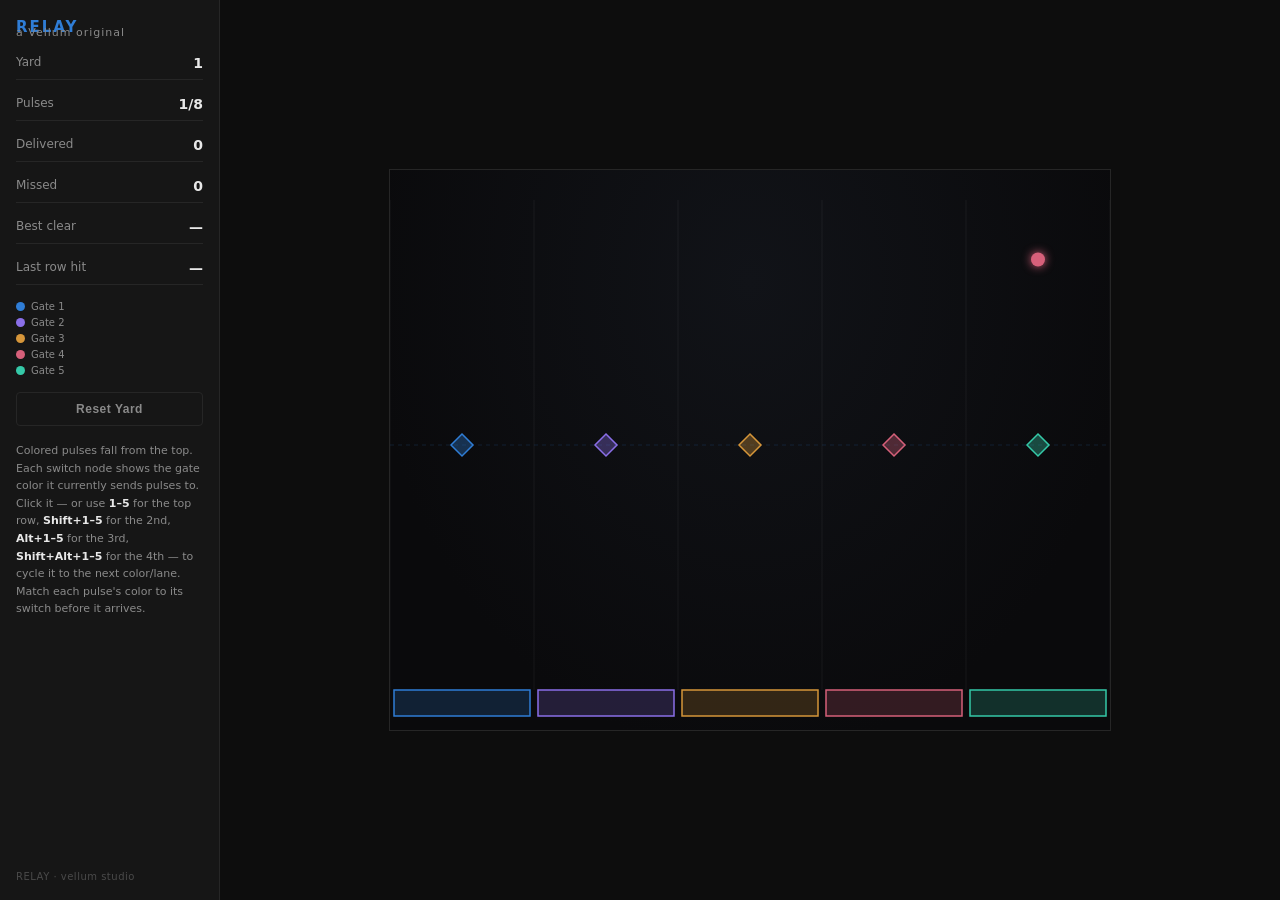
<file: games/relay.html>
<!DOCTYPE html>
<html lang="en">
<head>
<meta charset="UTF-8">
<title>Relay — Vellum Studio</title>
<style>
  :root {
    --bg: #0d0d0d;
    --panel: #161616;
    --panel-line: #262626;
    --accent: #2f7dd6;
    --accent-dim: #1c4c85;
    --goal: #35c98d;
    --text: #e8e8e8;
    --text-dim: #8a8a8a;
  }
  * { box-sizing: border-box; }
  html, body {
    margin: 0; padding: 0; height: 100%;
    background: var(--bg);
    color: var(--text);
    font-family: 'Segoe UI', system-ui, -apple-system, sans-serif;
    overflow: hidden;
  }
  #wrap { display: flex; height: 100vh; width: 100vw; }
  #hud {
    width: 220px;
    flex-shrink: 0;
    background: var(--panel);
    border-right: 1px solid var(--panel-line);
    padding: 18px 16px;
    display: flex;
    flex-direction: column;
    gap: 16px;
  }
  #hud h1 { font-size: 15px; letter-spacing: 2px; margin: 0; color: var(--accent); font-weight: 700; }
  #hud .sub { font-size: 11px; color: var(--text-dim); margin-top: -10px; letter-spacing: 1px; }
  .stat { display: flex; justify-content: space-between; font-size: 12px; color: var(--text-dim); border-bottom: 1px solid var(--panel-line); padding-bottom: 8px; }
  .stat b { color: var(--text); font-size: 14px; }
  button {
    background: var(--accent-dim); color: var(--text); border: 1px solid var(--accent);
    padding: 9px 10px; border-radius: 4px; cursor: pointer; font-size: 12px;
    letter-spacing: 0.5px; font-weight: 600; transition: background 0.15s, transform 0.1s;
  }
  button:hover { background: var(--accent); }
  button:active { transform: scale(0.97); }
  button.secondary { background: transparent; border-color: var(--panel-line); color: var(--text-dim); }
  button.secondary:hover { border-color: var(--text-dim); background: #1d1d1d; }
  #instructions { font-size: 11px; line-height: 1.6; color: var(--text-dim); }
  #instructions b { color: var(--text); }
  #legend { display: flex; flex-direction: column; gap: 5px; }
  #legend .row { display: flex; align-items: center; gap: 6px; font-size: 10px; color: var(--text-dim); }
  #legend .dot { width: 9px; height: 9px; border-radius: 50%; }
  #stage { flex: 1; position: relative; display: flex; align-items: center; justify-content: center; }
  canvas { background: radial-gradient(ellipse at 50% 20%, #111318 0%, #0a0a0c 75%); border: 1px solid var(--panel-line); cursor: pointer; }
  #banner {
    position: absolute; top: 50%; left: 50%; transform: translate(-50%, -50%);
    background: rgba(13,13,13,0.95); border: 1px solid var(--panel-line); border-radius: 8px;
    padding: 28px 36px; text-align: center; display: none; flex-direction: column; gap: 12px;
    align-items: center; min-width: 260px;
  }
  #banner h2 { margin: 0; font-size: 20px; letter-spacing: 1px; }
  #banner p { margin: 0; color: var(--text-dim); font-size: 13px; }
  #banner .row { display: flex; gap: 8px; margin-top: 6px; }
  #footer-note { font-size: 10px; color: #4a4a4a; margin-top: auto; letter-spacing: 0.5px; }
</style>
</head>
<body>
<div id="wrap">
  <div id="hud">
    <div>
      <h1>RELAY</h1>
      <div class="sub">a Vellum original</div>
    </div>

    <div class="stat">Yard <b id="levelNum">1</b></div>
    <div class="stat">Pulses <b id="pulseCount">0/0</b></div>
    <div class="stat">Delivered <b id="deliveredCount">0</b></div>
    <div class="stat">Missed <b id="missedCount">0</b></div>
    <div class="stat">Best clear <b id="bestVal">—</b></div>
    <div class="stat">Last row hit <b id="activeRowVal">—</b></div>

    <div id="legend"></div>

    <button id="resetBtn" class="secondary">Reset Yard</button>

    <div id="instructions">
      Colored pulses fall from the top. Each switch node shows the gate color it currently sends pulses to. Click it — or use <b>1–5</b> for the top row, <b>Shift+1–5</b> for the 2nd, <b>Alt+1–5</b> for the 3rd, <b>Shift+Alt+1–5</b> for the 4th — to cycle it to the next color/lane. Match each pulse's color to its switch before it arrives.
    </div>

    <div id="footer-note">RELAY · vellum studio</div>
  </div>

  <div id="stage">
    <canvas id="game" width="720" height="560"></canvas>
    <div id="banner">
      <h2 id="bannerTitle">Yard Cleared</h2>
      <p id="bannerText"></p>
      <div class="row">
        <button id="bannerRetry" class="secondary">Retry</button>
        <button id="bannerNext">Next Yard →</button>
      </div>
    </div>
  </div>
</div>

<script>
(function(){
  const canvas = document.getElementById('game');
  const ctx = canvas.getContext('2d');
  const W = canvas.width, H = canvas.height;
  const NUM_LANES = 5;
  const COLORS = ['#2f7dd6', '#d6963a', '#35c9a8', '#8a6fe8', '#d6607a'];
  const topY = 30, bottomY = H-40;

  function mulberry32(seed){
    return function(){
      seed |= 0; seed = (seed + 0x6D2B79F5) | 0;
      let t = Math.imul(seed ^ seed >>> 15, 1 | seed);
      t = t + Math.imul(t ^ t >>> 7, 61 | t) ^ t;
      return ((t ^ t >>> 14) >>> 0) / 4294967296;
    };
  }

  // rowFracs: y-position fractions (0..1) of switch rows between top and bottom
  const levels = [
    { seed: 11, rowFracs: [0.5], speed: 58, spawnMs: 1650, totalBalls: 8, threshold: 70 },
    { seed: 22, rowFracs: [0.4, 0.68], speed: 62, spawnMs: 1550, totalBalls: 10, threshold: 65 },
    { seed: 33, rowFracs: [0.35, 0.62], speed: 68, spawnMs: 1450, totalBalls: 12, threshold: 65 },
    { seed: 44, rowFracs: [0.3, 0.52, 0.74], speed: 72, spawnMs: 1350, totalBalls: 14, threshold: 60 },
    { seed: 55, rowFracs: [0.3, 0.5, 0.72], speed: 78, spawnMs: 1250, totalBalls: 16, threshold: 60 },
    { seed: 66, rowFracs: [0.28, 0.46, 0.64, 0.82], speed: 84, spawnMs: 1150, totalBalls: 18, threshold: 55 }
  ];

  let levelIdx = 0;
  let laneX = [];
  let switchRows = []; // {y, states:[NUM_LANES]}
  let gateColors = [];
  let balls = [];
  let spawned = 0, delivered = 0, missed = 0;
  let lastSpawn = 0;
  let bestClear = {};
  let finished = false;
  let running = true;
  let activeRow = 0;

  for (let i=0;i<NUM_LANES;i++){
    laneX.push((W/NUM_LANES)*(i+0.5));
  }

  function buildLegend(){
    const el = document.getElementById('legend');
    el.innerHTML = '';
    gateColors.forEach((c,i) => {
      const row = document.createElement('div');
      row.className = 'row';
      row.innerHTML = `<span class="dot" style="background:${c}"></span> Gate ${i+1}`;
      el.appendChild(row);
    });
  }

  function loadLevel(idx){
    const lvl = levels[idx];
    const rand = mulberry32(lvl.seed);
    // shuffle gate color assignment deterministically
    const cols = COLORS.slice();
    for (let i=cols.length-1;i>0;i--){
      const j = Math.floor(rand()*(i+1));
      [cols[i], cols[j]] = [cols[j], cols[i]];
    }
    gateColors = cols;
    switchRows = lvl.rowFracs.map(f => ({
      y: topY + f*(bottomY-topY),
      // each entry defaults to "straight through" (index l -> lane l);
      // cycling picks a different destination lane so any gate is always reachable
      states: Array.from({length: NUM_LANES}, (_, l) => l)
    }));
    balls = [];
    spawned = 0; delivered = 0; missed = 0;
    lastSpawn = performance.now() - lvl.spawnMs; // spawn first one almost immediately
    finished = false;
    running = true;
    activeRow = -1;
    document.getElementById('activeRowVal').textContent = '—';
    document.getElementById('levelNum').textContent = idx+1;
    document.getElementById('pulseCount').textContent = `0/${lvl.totalBalls}`;
    document.getElementById('deliveredCount').textContent = '0';
    document.getElementById('missedCount').textContent = '0';
    document.getElementById('bestVal').textContent = bestClear[idx] !== undefined ? bestClear[idx]+'%' : '—';
    document.getElementById('banner').style.display = 'none';
    buildLegend();
  }

  canvas.addEventListener('click', (e) => {
    if (!running) return;
    const rect = canvas.getBoundingClientRect();
    const cx = (e.clientX-rect.left) * (W/rect.width);
    const cy = (e.clientY-rect.top) * (H/rect.height);
    for (const row of switchRows){
      if (Math.abs(cy-row.y) > 20) continue;
      for (let l=0;l<NUM_LANES;l++){
        if (Math.abs(cx-laneX[l]) < (W/NUM_LANES)/2){
          row.states[l] = (row.states[l]+1) % NUM_LANES;
          return;
        }
      }
    }
  });

  window.addEventListener('keydown', (e) => {
    if (!running) return;
    const m = e.code.match(/^Digit([1-9])$/) || e.code.match(/^Numpad([1-9])$/);
    if (!m) return;
    e.preventDefault();
    const lane = +m[1] - 1;
    if (lane < 0 || lane >= NUM_LANES) return;
    // Row is picked instantly by modifier, no mode-switch needed:
    // plain digit = row 1, +Shift = row 2, +Alt = row 3, +Shift+Alt = row 4
    let rowIndex = (e.shiftKey ? 1 : 0) + (e.altKey ? 2 : 0);
    if (rowIndex >= switchRows.length) rowIndex = switchRows.length - 1;
    activeRow = rowIndex;
    document.getElementById('activeRowVal').textContent = `${rowIndex+1}/${switchRows.length}`;
    const row = switchRows[rowIndex];
    row.states[lane] = (row.states[lane]+1) % NUM_LANES;
  });

  document.getElementById('resetBtn').addEventListener('click', () => loadLevel(levelIdx));
  document.getElementById('bannerRetry').addEventListener('click', () => loadLevel(levelIdx));
  document.getElementById('bannerNext').addEventListener('click', () => {
    levelIdx = (levelIdx+1) % levels.length;
    loadLevel(levelIdx);
  });

  function spawnBall(now){
    const lvl = levels[levelIdx];
    const lane = Math.floor(Math.random()*NUM_LANES);
    const colorIdx = Math.floor(Math.random()*NUM_LANES);
    balls.push({
      lane, x: laneX[lane], y: topY, color: gateColors[colorIdx],
      processed: new Set(), speed: lvl.speed
    });
    spawned++;
    document.getElementById('pulseCount').textContent = `${spawned}/${lvl.totalBalls}`;
  }

  function update(dt, now){
    if (!running) return;
    const lvl = levels[levelIdx];
    if (spawned < lvl.totalBalls && now-lastSpawn > lvl.spawnMs){
      spawnBall(now);
      lastSpawn = now;
    }
    for (let i=balls.length-1;i>=0;i--){
      const b = balls[i];
      b.y += b.speed*dt;
      for (let r=0;r<switchRows.length;r++){
        const row = switchRows[r];
        if (!b.processed.has(r) && b.y >= row.y){
          b.processed.add(r);
          b.lane = row.states[b.lane];
        }
      }
      const targetX = laneX[b.lane];
      b.x += (targetX-b.x)*Math.min(1, dt*10);
      if (b.y >= bottomY){
        if (gateColors[b.lane] === b.color) delivered++; else missed++;
        balls.splice(i,1);
        document.getElementById('deliveredCount').textContent = delivered;
        document.getElementById('missedCount').textContent = missed;
      }
    }
    if (!finished && spawned >= lvl.totalBalls && balls.length===0){
      finished = true;
      running = false;
      const pct = Math.round(100*delivered/lvl.totalBalls);
      if (bestClear[levelIdx] === undefined || pct > bestClear[levelIdx]) bestClear[levelIdx] = pct;
      const passed = pct >= lvl.threshold;
      document.getElementById('bannerTitle').textContent = passed ? 'Yard Cleared' : 'Yard Backed Up';
      document.getElementById('bannerTitle').style.color = passed ? 'var(--goal)' : '#d6963a';
      document.getElementById('bannerText').textContent = `${delivered}/${lvl.totalBalls} delivered (${pct}%). Needed ${lvl.threshold}%.`;
      document.getElementById('bannerNext').style.display = passed ? 'inline-block' : 'none';
      document.getElementById('bestVal').textContent = bestClear[levelIdx]+'%';
      document.getElementById('banner').style.display = 'flex';
    }
  }

  function drawLanes(){
    ctx.strokeStyle = 'rgba(232,232,232,0.06)';
    ctx.lineWidth = 1;
    for (let l=0;l<=NUM_LANES;l++){
      const x = (W/NUM_LANES)*l;
      ctx.beginPath(); ctx.moveTo(x, topY); ctx.lineTo(x, bottomY); ctx.stroke();
    }
  }

  function drawSwitches(){
    switchRows.forEach((row, r) => {
      const isActive = r === activeRow && switchRows.length > 1;
      ctx.strokeStyle = isActive ? 'rgba(53,201,141,0.55)' : 'rgba(47,125,214,0.18)';
      ctx.lineWidth = isActive ? 1.5 : 1;
      ctx.setLineDash([4,4]);
      ctx.beginPath(); ctx.moveTo(0, row.y); ctx.lineTo(W, row.y); ctx.stroke();
      ctx.setLineDash([]);
      for (let l=0;l<NUM_LANES;l++){
        const x = laneX[l], y = row.y;
        const toLane = row.states[l];
        const isStraight = toLane === l;
        const destColor = gateColors[toLane];
        ctx.save();
        ctx.translate(x,y);
        ctx.strokeStyle = destColor;
        ctx.lineWidth = 1.5;
        ctx.beginPath();
        ctx.moveTo(0,-11); ctx.lineTo(11,0); ctx.lineTo(0,11); ctx.lineTo(-11,0); ctx.closePath();
        ctx.stroke();
        ctx.fillStyle = destColor + (isStraight ? '55' : 'cc');
        ctx.fill();
        if (!isStraight){
          // small arrow hinting the shift direction, on top of the color swatch
          ctx.fillStyle = '#0d0d0d';
          ctx.font = 'bold 11px sans-serif';
          ctx.textAlign = 'center';
          ctx.textBaseline = 'middle';
          ctx.fillText(toLane > l ? '›' : '‹', 0, 1);
        }
        ctx.restore();
      }
    });
  }

  function drawGates(){
    const gw = W/NUM_LANES;
    for (let l=0;l<NUM_LANES;l++){
      const x0 = gw*l;
      ctx.fillStyle = gateColors[l] + '33';
      ctx.fillRect(x0+4, bottomY, gw-8, 26);
      ctx.strokeStyle = gateColors[l];
      ctx.lineWidth = 1.5;
      ctx.strokeRect(x0+4, bottomY, gw-8, 26);
    }
  }

  function drawBalls(){
    for (const b of balls){
      ctx.save();
      ctx.shadowColor = b.color;
      ctx.shadowBlur = 10;
      ctx.fillStyle = b.color;
      ctx.beginPath(); ctx.arc(b.x, b.y, 7, 0, Math.PI*2); ctx.fill();
      ctx.restore();
    }
  }

  let lastTime = performance.now();
  function loop(now){
    const dt = Math.min(0.05, (now-lastTime)/1000);
    lastTime = now;
    update(dt, now);
    ctx.clearRect(0,0,W,H);
    drawLanes();
    drawGates();
    drawSwitches();
    drawBalls();
    requestAnimationFrame(loop);
  }

  loadLevel(0);
  requestAnimationFrame(loop);
})();
</script>
</body>
</html>
</file>
